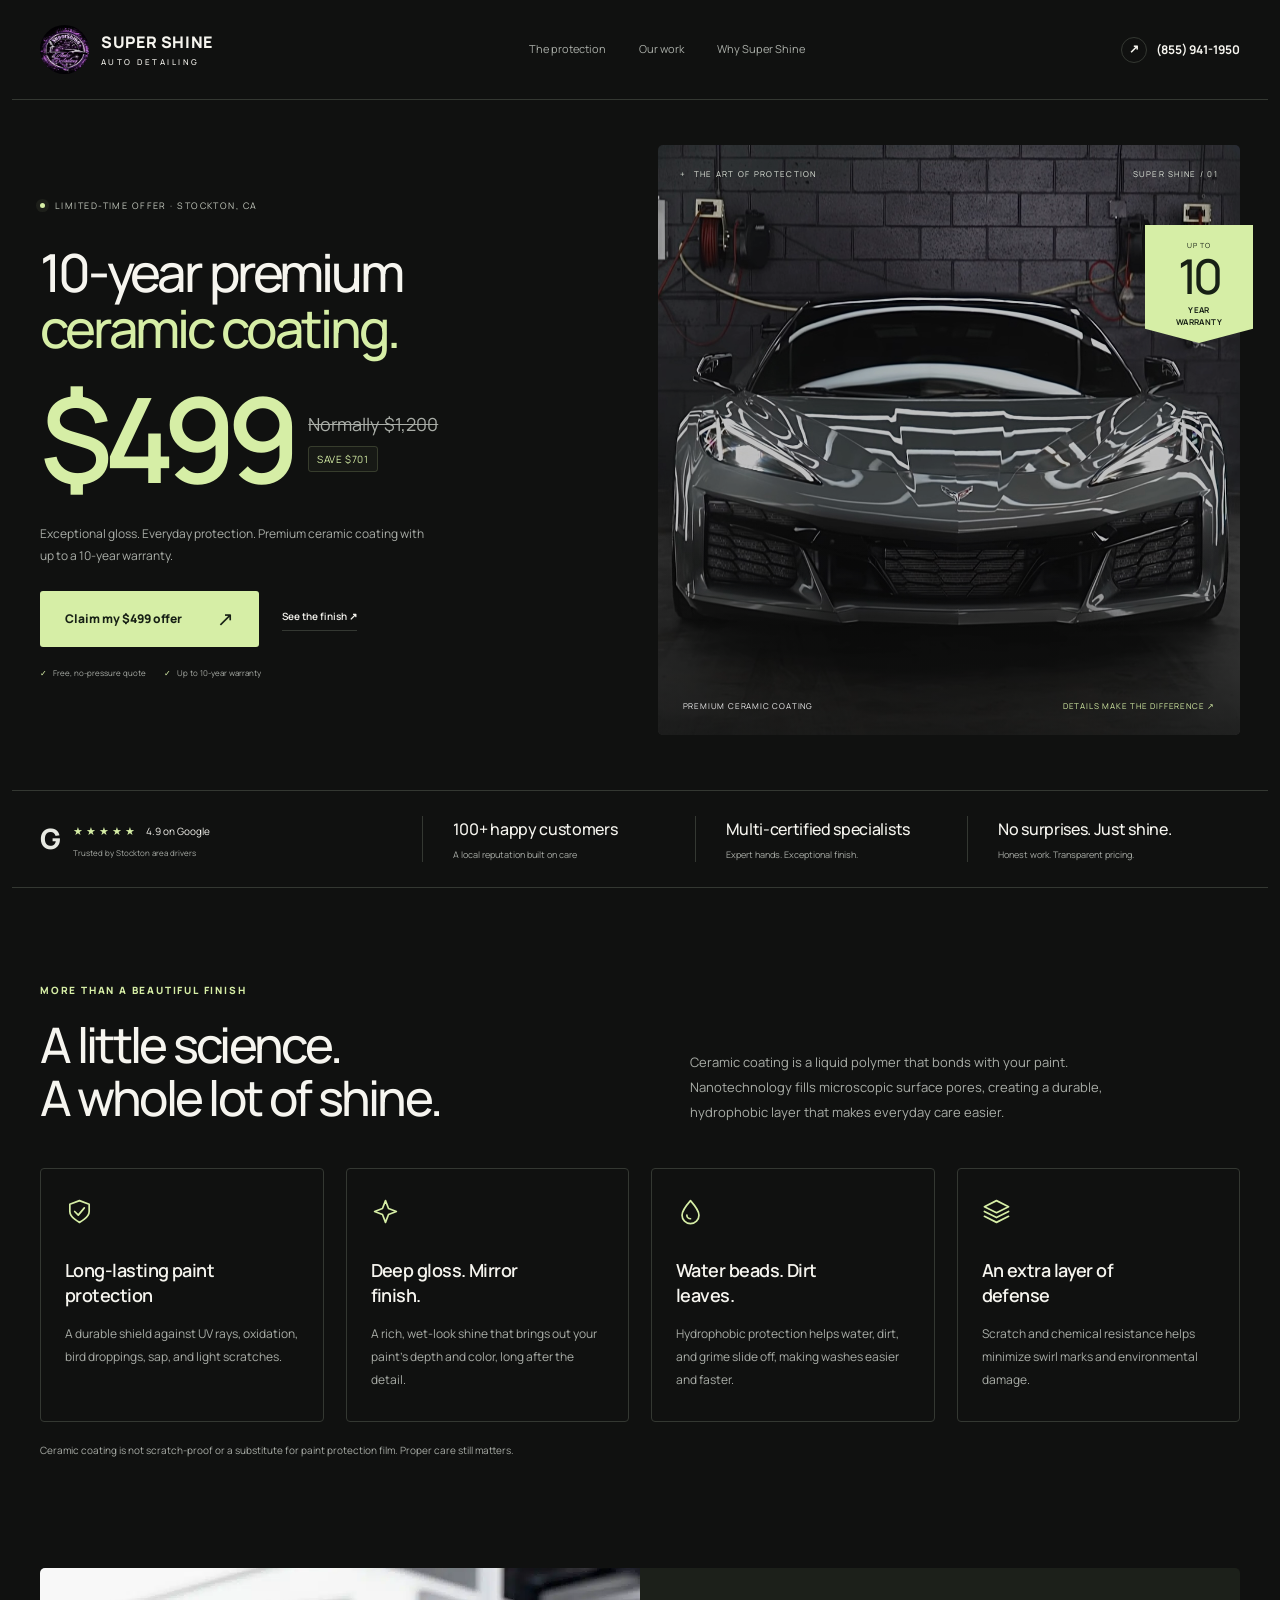
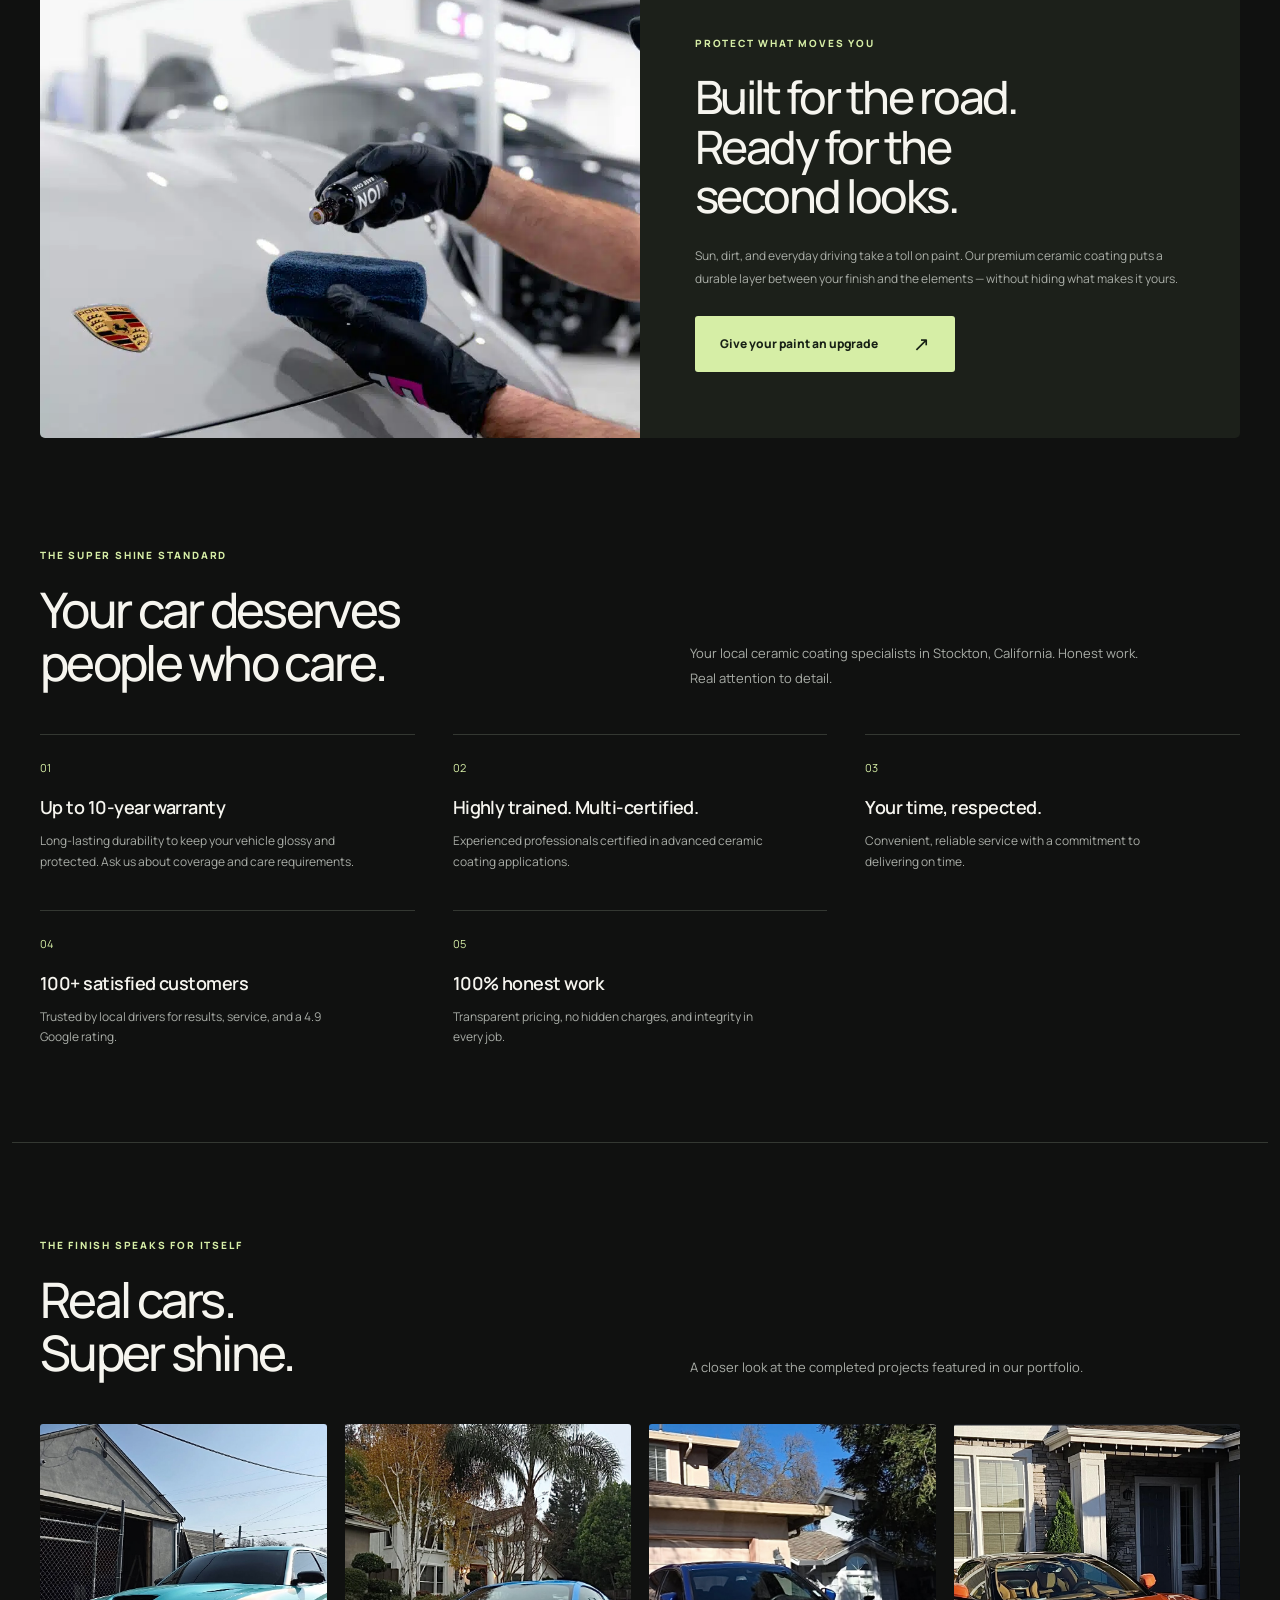
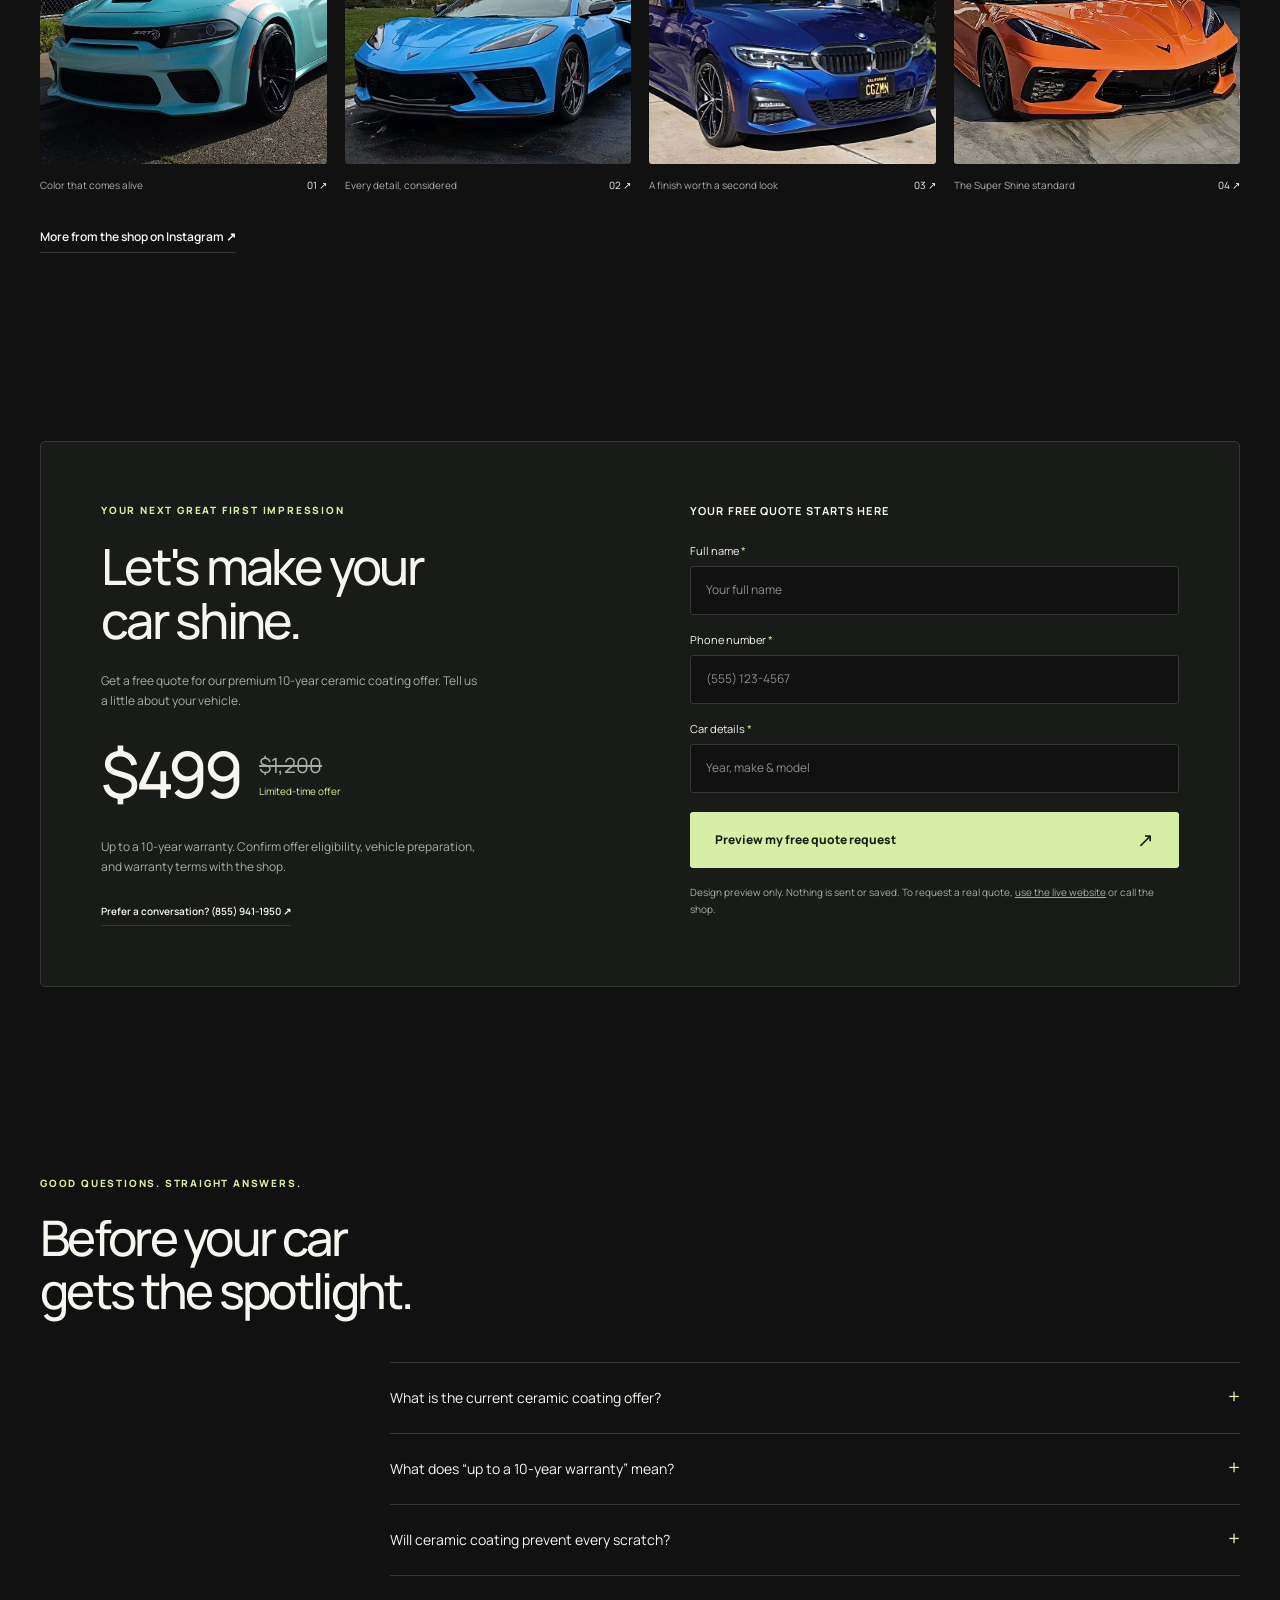
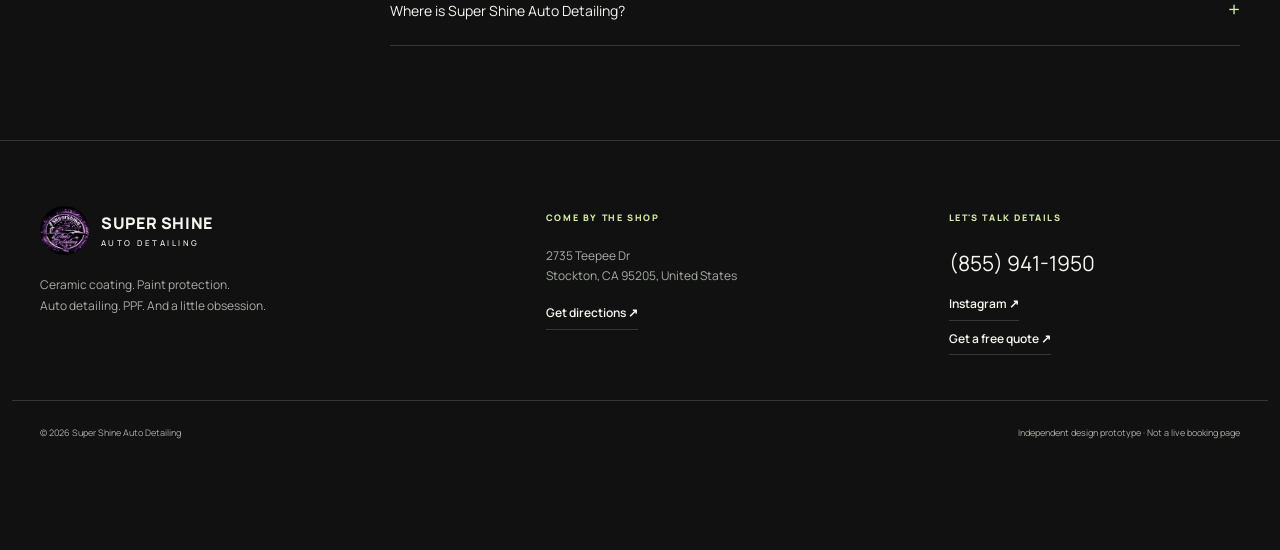
<file: index.html>
<!doctype html>
<!-- A–E remain design previews. F uses the live GHL quote form and thank-you.html. -->
<!-- Analytics snippets are also installed on thank-you.html; rebuild daylight.html after edits. -->
<html lang="en">
<head>
  <meta charset="UTF-8">
  <meta name="viewport" content="width=device-width, initial-scale=1">
  <meta name="description" content="Explore six Super Shine Auto Detailing ceramic coating landing page prototypes.">
  <meta name="robots" content="noindex, nofollow">
  <script data-daylight-redirect>
    // Preserve previously shared Variant F URLs; its canonical page is pre-rendered.
    if (new URLSearchParams(location.search).get('variant') === 'F') {
      location.replace(new URL(`daylight.html${location.search}${location.hash}`, location.href).href);
    }
  </script>
  <script>
    // Register before forms load; thank-you routing must not wait for page-building scripts.
    // GHL sends this only after success. The iframe sandbox prevents its separate top-level redirect.
    window.addEventListener('message', event => {
      if (event.origin !== 'https://api.leadconnectorhq.com' || !Array.isArray(event.data)) return;
      const frame = [...document.querySelectorAll('iframe.ghl-form-frame')].find(frame => event.source === frame.contentWindow);
      if (!frame) return;
      const [action, storageKey, frameId, locationId, fingerprint] = event.data;
      if (action !== 'set-sticky-contacts' || locationId !== '60EP3VXxgFgxW4TtU50H' ||
          frameId !== frame.id || storageKey !== `embedded_iframe_${frameId}` ||
          typeof fingerprint !== 'string' || !fingerprint) return;
      window.location.assign(new URL('thank-you.html', window.location.href).href);
    });
  </script>
  <title>Super Shine Auto Detailing | Ceramic Coating Prototypes</title>
  <!-- Google tag (gtag.js) -->
  <script async src="https://www.googletagmanager.com/gtag/js?id=G-7VB8N1E1C8"></script>
  <script>
    window.dataLayer = window.dataLayer || [];
    function gtag(){dataLayer.push(arguments);}
    gtag('js', new Date());
    gtag('config', 'G-7VB8N1E1C8');
  </script>

  <!-- Google Tag Manager -->
  <script>(function(w,d,s,l,i){w[l]=w[l]||[];w[l].push({'gtm.start':
  new Date().getTime(),event:'gtm.js'});var f=d.getElementsByTagName(s)[0],
  j=d.createElement(s),dl=l!='dataLayer'?'&l='+l:'';j.async=true;j.src=
  'https://www.googletagmanager.com/gtm.js?id='+i+dl;f.parentNode.insertBefore(j,f);
  })(window,document,'script','dataLayer','GTM-5P8P426J');</script>
  <!-- End Google Tag Manager -->
  <link rel="icon" href="assets/logo.webp">
  <link rel="preconnect" href="https://fonts.googleapis.com">
  <link rel="preconnect" href="https://fonts.gstatic.com" crossorigin>
  <link rel="preconnect" href="https://api.leadconnectorhq.com">
  <link rel="preconnect" href="https://stcdn.leadconnectorhq.com" crossorigin>
  <link rel="preconnect" href="https://link.msgsndr.com" crossorigin>
  <link href="https://fonts.googleapis.com/css2?family=Barlow+Condensed:wght@500;600;700;800&family=Cormorant+Garamond:ital,wght@0,400;0,500;0,600;1,400;1,500&family=Manrope:wght@400;500;600;700;800&display=swap" rel="stylesheet">
  <link rel="stylesheet" href="base.css?v=offer-3">
  <link rel="stylesheet" href="variant-b.css?v=offer-3">
  <link rel="stylesheet" href="variant-c.css?v=offer-3">
  <link rel="stylesheet" href="variant-d.css?v=offer-3">
  <link rel="stylesheet" href="variant-e.css?v=offer-3">
  <link rel="stylesheet" href="variant-f.css?v=daylight-11">
  <script src="shared.js?v=offer-3" defer></script>
  <script src="variant-b.js?v=offer-3" defer></script>
  <script src="variant-c.js?v=offer-3" defer></script>
  <script src="variant-d.js?v=offer-3" defer></script>
  <script src="variant-e.js?v=offer-3" defer></script>
  <script src="prototype.js?v=daylight-10" defer></script>
</head>
<body>
  <a class="skip-link" href="#main">Skip to content</a>
  <div id="app"></div>
  <dialog id="quote-dialog" class="quote-dialog" aria-labelledby="quote-dialog-title" aria-describedby="quote-dialog-description">
    <button class="dialog-close" type="button" aria-label="Close quote form">×</button>
    <div class="dialog-heading">
      <span class="eyebrow">YOUR FREE QUOTE STARTS HERE</span>
      <h2 id="quote-dialog-title">Claim your <span>$499</span> offer.</h2>
      <p id="quote-dialog-description">Premium 10-year ceramic coating. Normally <s>$1,200</s> — save $701. Up to a 10-year warranty; ask the shop for terms.</p>
    </div>
    <div class="dialog-form"></div>
  </dialog>
  <nav class="prototype-switcher" aria-label="Prototype designs">
    <button type="button" data-direction="-1" aria-label="Previous design">←</button>
    <div><span class="switcher-caption">DESIGN EXPLORATION</span><span id="variant-label" aria-live="polite"></span></div>
    <div class="variant-dots"><a href="./?variant=A" aria-label="Design A: Midnight Studio">01</a><a href="./?variant=B" aria-label="Design B: The Atelier">02</a><a href="./?variant=C" aria-label="Design C: Performance">03</a><a href="./?variant=D" aria-label="Design D: Purple Noir">04</a><a href="./?variant=E" aria-label="Design E: Silver Signature">05</a><a href="daylight.html?variant=F" aria-label="Design F: Daylight Studio">06</a></div>
    <button type="button" data-direction="1" aria-label="Next design">→</button>
  </nav>
  <noscript>These interactive prototypes need JavaScript. Visit <a href="https://supershinedetailing.automarktninja.com/ceramic-coating">Super Shine Auto Detailing</a> for the original offer.</noscript>
  <!-- Google Tag Manager (noscript) -->
  <noscript><iframe src="https://www.googletagmanager.com/ns.html?id=GTM-5P8P426J"
  height="0" width="0" style="display:none;visibility:hidden"></iframe></noscript>
  <!-- End Google Tag Manager (noscript) -->
</body>
</html>
</file>
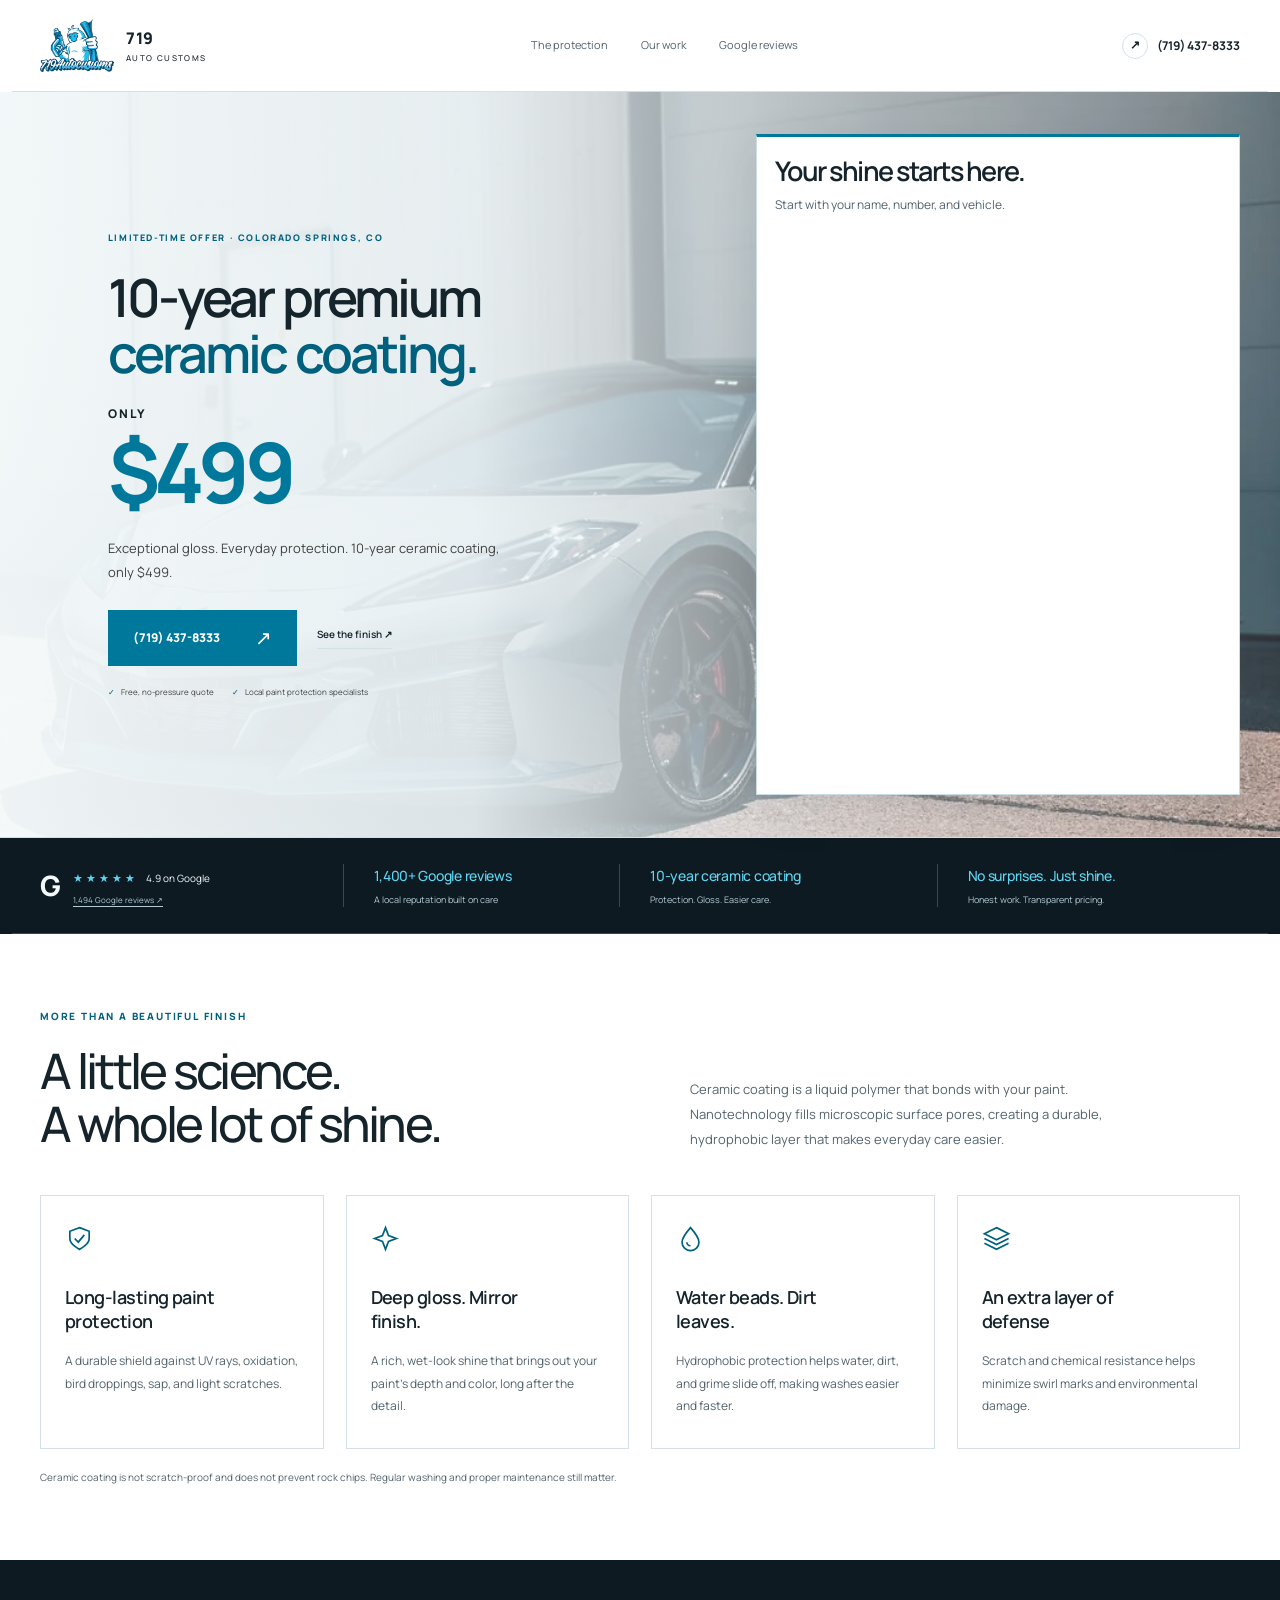
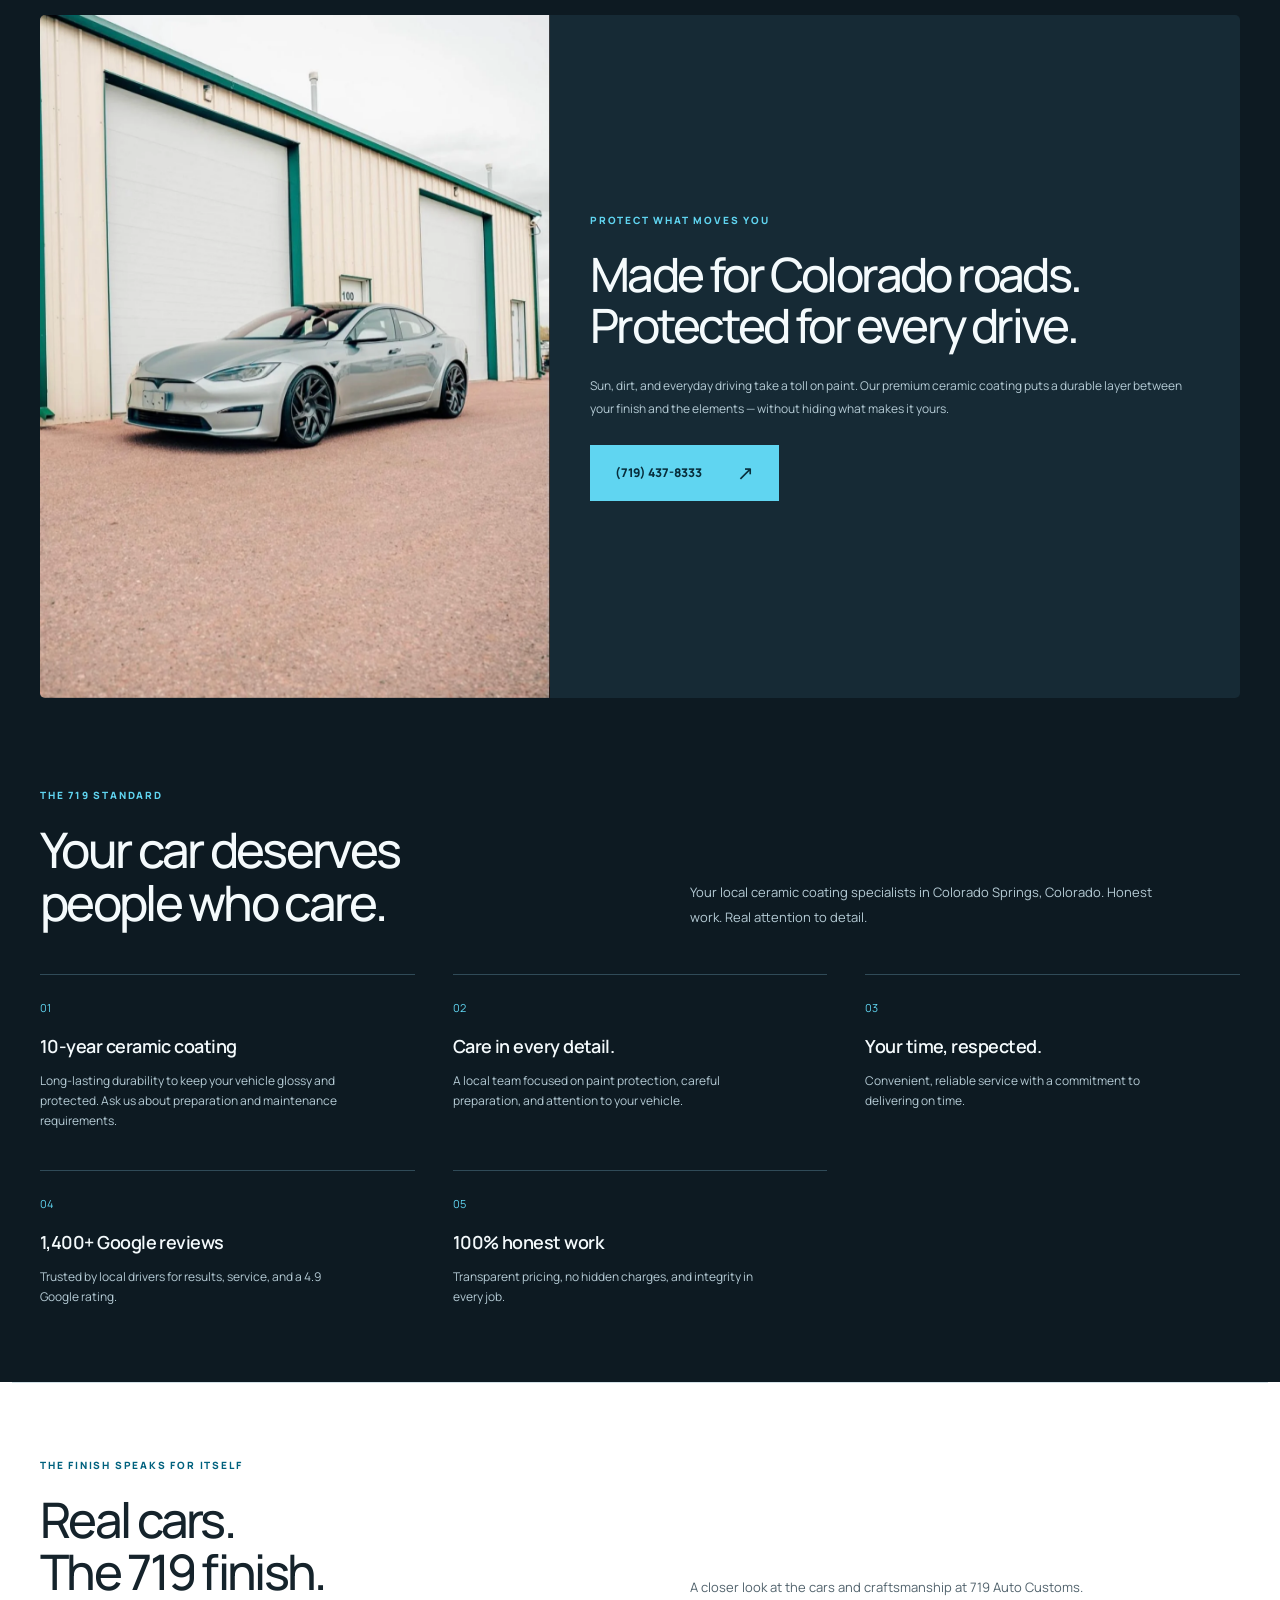
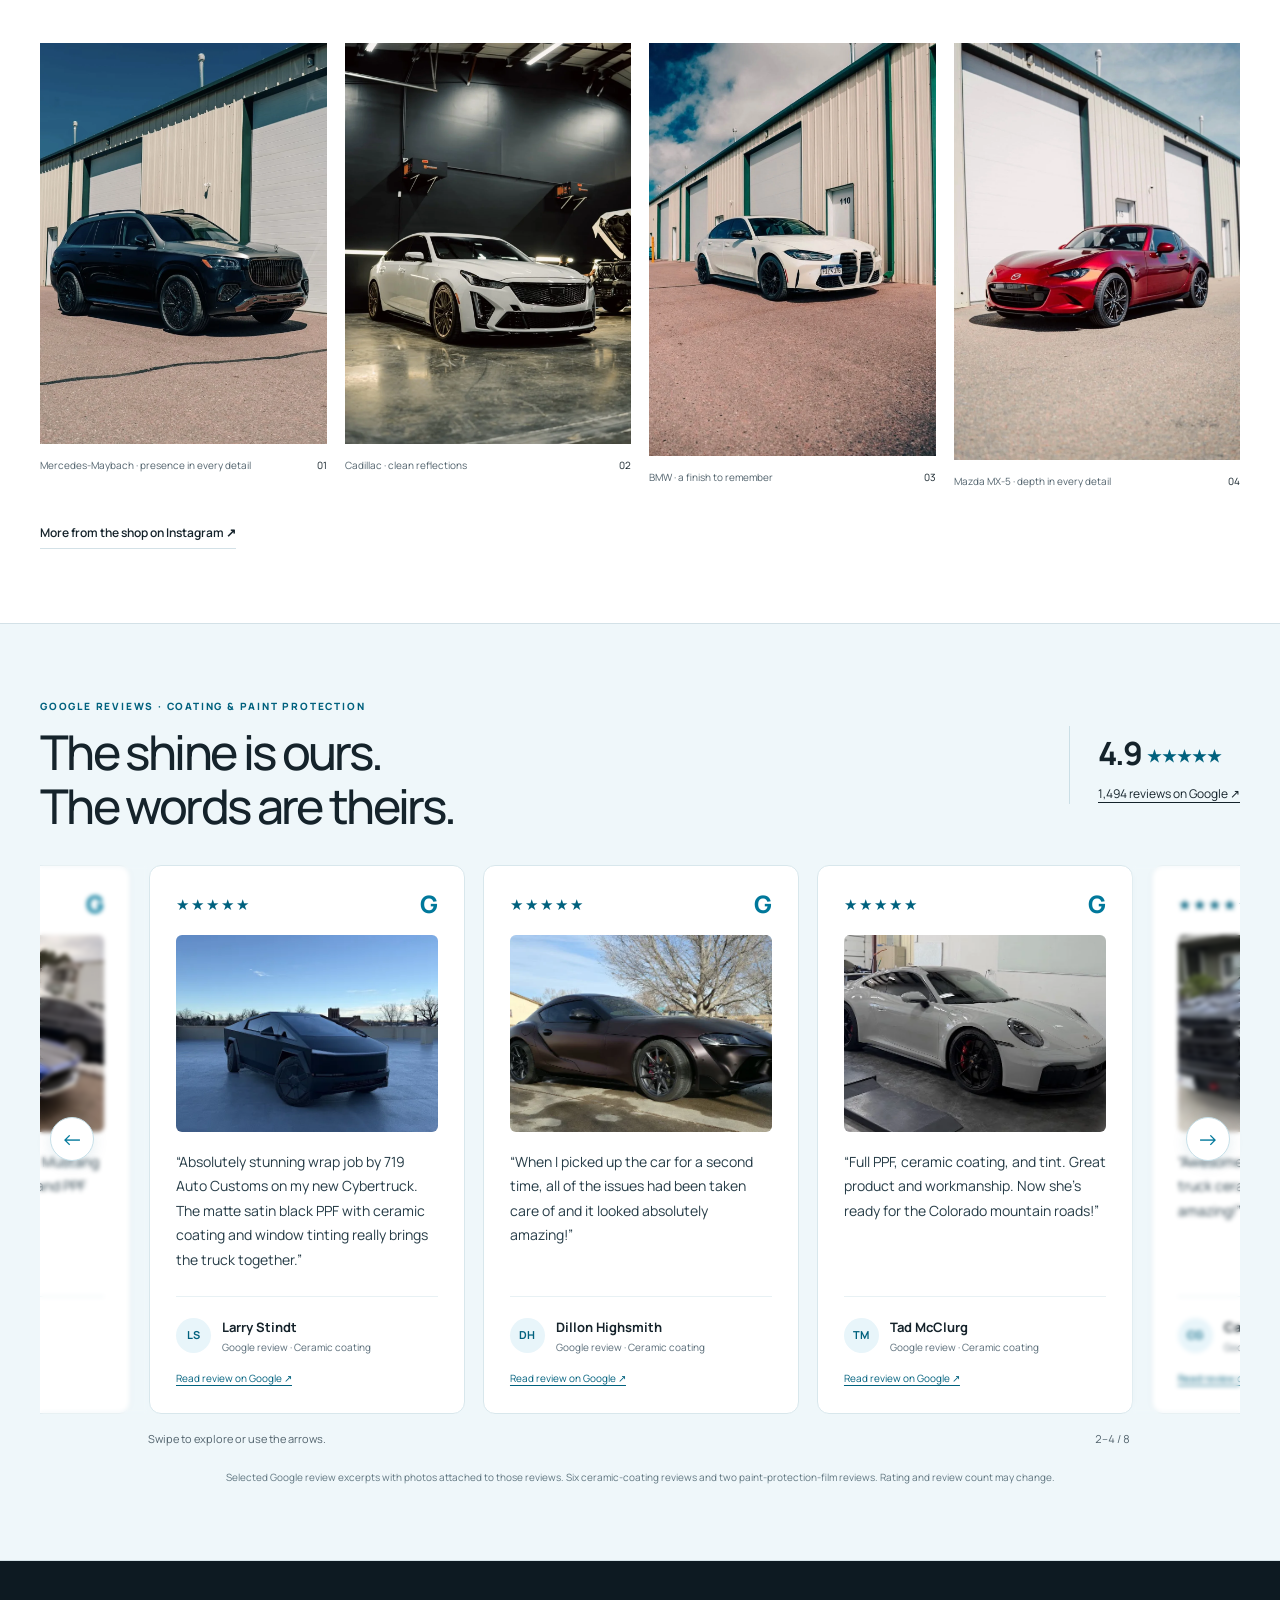
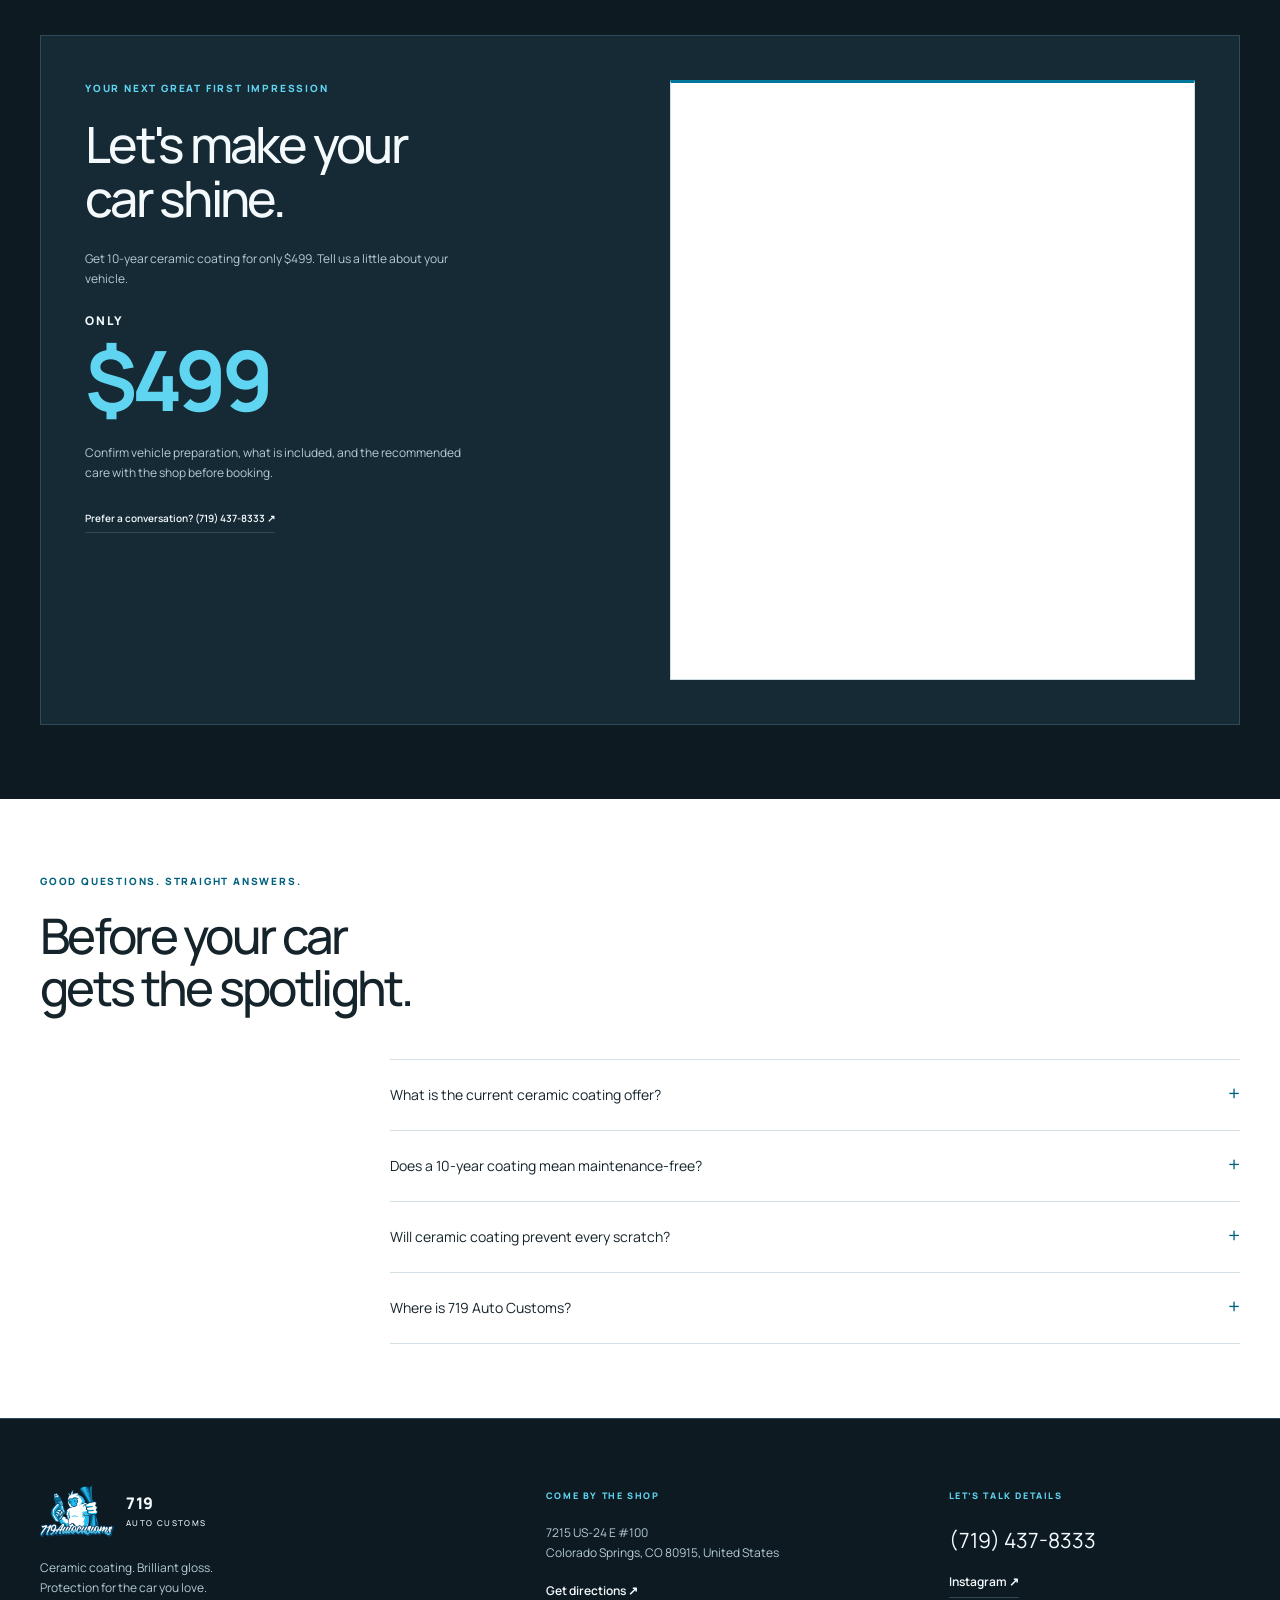
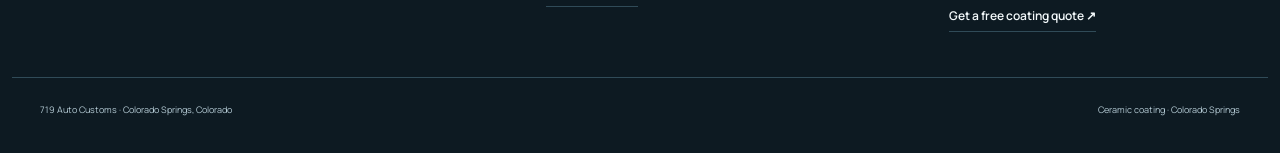
<file: 719-auto-customs/index.html>
<!doctype html>
<html lang="en">
<head>
  <meta charset="UTF-8">
  <!-- Google Tag Manager -->
  <script>(function(w,d,s,l,i){w[l]=w[l]||[];w[l].push({'gtm.start':
  new Date().getTime(),event:'gtm.js'});var f=d.getElementsByTagName(s)[0],
  j=d.createElement(s),dl=l!='dataLayer'?'&l='+l:'';j.async=true;j.src=
  'https://www.googletagmanager.com/gtm.js?id='+i+dl;f.parentNode.insertBefore(j,f);
  })(window,document,'script','dataLayer','GTM-WHZLPNRQ');</script>
  <!-- End Google Tag Manager -->
  <!-- Google tag (gtag.js) -->
  <script async src="https://www.googletagmanager.com/gtag/js?id=AW-11364267259"></script>
  <script>
  window.dataLayer = window.dataLayer || [];
  function gtag(){dataLayer.push(arguments);}
  gtag('js', new Date());
  gtag('config', 'AW-11364267259');
  </script>
  <meta name="viewport" content="width=device-width, initial-scale=1">
  <meta name="description" content="10-year ceramic coating for only $499 at 719 Auto Customs in Colorado Springs. Explore genuine Google reviews, our work, and paint protection benefits.">
  <meta name="robots" content="noindex, nofollow">
  <meta name="theme-color" content="#00789b">
  <title>$499 Ceramic Coating in Colorado Springs | 719 Auto Customs</title>
  <link rel="icon" href="assets/logo.png">
  <link rel="preconnect" href="https://fonts.googleapis.com">
  <link rel="preconnect" href="https://fonts.gstatic.com" crossorigin>
  <link href="https://fonts.googleapis.com/css2?family=Manrope:wght@400;500;600;700;800&display=swap" rel="stylesheet">
  <link rel="stylesheet" href="base.css">
  <link rel="stylesheet" href="variant-f.css">
  <link rel="stylesheet" href="brand.css">
  <link rel="stylesheet" href="review-variants.css">
  <script src="site.js" defer></script>
  <script src="review-variants.js" defer></script>
</head>
<body class="variant-f customs-page">
  <!-- Google Tag Manager (noscript) -->
  <noscript><iframe src="https://www.googletagmanager.com/ns.html?id=GTM-WHZLPNRQ"
  height="0" width="0" style="display:none;visibility:hidden"></iframe></noscript>
  <!-- End Google Tag Manager (noscript) -->
  <a class="skip-link" href="#main">Skip to content</a>
  <header class="site-header container">
    <a class="brand" href="#" aria-label="719 Auto Customs home">
      <img src="assets/logo.png" alt="" width="60" height="60">
      <span>719<small>AUTO CUSTOMS</small></span>
    </a>
    <nav class="desktop-nav" aria-label="Main navigation">
      <a href="#benefits">The protection</a><a href="#portfolio">Our work</a><a href="#reviews">Google reviews</a>
    </nav>
    <a class="header-call" href="tel:+17194378333"><span class="phone-symbol" aria-hidden="true">↗</span> (719) 437-8333</a>
  </header>

  <main id="main">
    <section class="daylight-hero" aria-labelledby="daylight-title">
      <img class="daylight-backdrop" src="assets/corvette.webp" alt="" width="1043" height="1460" fetchpriority="high">
      <div class="container daylight-grid">
        <div class="daylight-copy">
          <span class="eyebrow">LIMITED-TIME OFFER · COLORADO SPRINGS, CO</span>
          <h1 id="daylight-title">10-year premium<br><span>ceramic coating.</span></h1>
          <div class="daylight-offer discount-offer"><span>ONLY</span><strong>$499</strong></div>
          <p>Exceptional gloss. Everyday protection. 10-year ceramic coating, only $499.</p>
          <div class="hero-buttons"><a class="button" href="tel:+17194378333">(719) 437-8333 <span aria-hidden="true">↗</span></a><a class="text-link" href="#portfolio">See the finish <span aria-hidden="true">↗</span></a></div>
          <div class="hero-assurance"><span>Free, no-pressure quote</span><span>Local paint protection specialists</span></div>
        </div>
        <aside id="hero-quote" class="daylight-card" aria-labelledby="hero-quote-title" tabindex="-1">
          <h2 id="hero-quote-title">Your shine starts here.</h2>
          <p>Start with your name, number, and vehicle.</p>
          <iframe
            class="ghl-form-frame"
            loading="eager"
            src="https://api.leadconnectorhq.com/widget/form/oYZgIVmRdXh5I9xnMYt8"
            style="width:100%;height:100%;border:none;border-radius:3px"
            id="inline-oYZgIVmRdXh5I9xnMYt8"
            data-layout="{'id':'INLINE'}"
            data-trigger-type="alwaysShow"
            data-trigger-value=""
            data-activation-type="alwaysActivated"
            data-activation-value=""
            data-deactivation-type="neverDeactivate"
            data-deactivation-value=""
            data-form-name="Ceramic Coating ($499 - Google)"
            data-height="undefined"
            data-layout-iframe-id="inline-oYZgIVmRdXh5I9xnMYt8"
            data-form-id="oYZgIVmRdXh5I9xnMYt8"
            data-cookie-consent="true"
            data-cookie-consent-provider="auto"
            title="Ceramic Coating ($499 - Google)"
          ></iframe>
          <script src="https://link.msgsndr.com/js/form_embed.js"></script>
        </aside>
      </div>
    </section>

    <div class="daylight-dark">
      <div class="studio-trust container">
        <div class="google-rating"><span class="google-letter" aria-hidden="true">G</span><div><span class="stars" aria-hidden="true">★★★★★</span><b>4.9 on Google</b><small><a href="https://www.google.com/search?q=719autocustoms#lrd=0x8e5ed2feb8526881:0x164fdd4e4d2d1879,1,,,," target="_blank" rel="noopener noreferrer">1,494 Google reviews ↗</a></small></div></div>
        <div><strong>1,400+ Google reviews</strong><small>A local reputation built on care</small></div>
        <div><strong>10-year ceramic coating</strong><small>Protection. Gloss. Easier care.</small></div>
        <div><strong>No surprises. Just shine.</strong><small>Honest work. Transparent pricing.</small></div>
      </div>
    </div>

    <section id="benefits" class="section container" aria-labelledby="benefits-title">
      <div class="section-heading"><span class="eyebrow">MORE THAN A BEAUTIFUL FINISH</span><h2 id="benefits-title">A little science.<br>A whole lot of shine.</h2><p>Ceramic coating is a liquid polymer that bonds with your paint. Nanotechnology fills microscopic surface pores, creating a durable, hydrophobic layer that makes everyday care easier.</p></div>
      <div class="benefit-grid">
        <article class="benefit"><div class="benefit-icon"><svg viewBox="0 0 24 24" fill="none" stroke="currentColor" stroke-width="1.4" aria-hidden="true"><path d="m12 3 8 3v6c0 5-8 9-8 9s-8-4-8-9V6l8-3Z"/><path d="m8 12 3 3 5-6"/></svg></div><h3>Long-lasting paint protection</h3><p>A durable shield against UV rays, oxidation, bird droppings, sap, and light scratches.</p></article>
        <article class="benefit"><div class="benefit-icon"><svg viewBox="0 0 24 24" fill="none" stroke="currentColor" stroke-width="1.4" aria-hidden="true"><path d="m12 3 2.5 6.5L21 12l-6.5 2.5L12 21l-2.5-6.5L3 12l6.5-2.5L12 3Z"/></svg></div><h3>Deep gloss. Mirror finish.</h3><p>A rich, wet-look shine that brings out your paint’s depth and color, long after the detail.</p></article>
        <article class="benefit"><div class="benefit-icon"><svg viewBox="0 0 24 24" fill="none" stroke="currentColor" stroke-width="1.4" aria-hidden="true"><path d="M12 3S5 11 5 15a7 7 0 0 0 14 0c0-4-7-12-7-12Z"/><path d="M9 15a3 3 0 0 0 3 3"/></svg></div><h3>Water beads. Dirt leaves.</h3><p>Hydrophobic protection helps water, dirt, and grime slide off, making washes easier and faster.</p></article>
        <article class="benefit"><div class="benefit-icon"><svg viewBox="0 0 24 24" fill="none" stroke="currentColor" stroke-width="1.4" aria-hidden="true"><path d="m12 3 10 5-10 5L2 8l10-5Z"/><path d="m2 12 10 5 10-5M2 16l10 5 10-5"/></svg></div><h3>An extra layer of defense</h3><p>Scratch and chemical resistance helps minimize swirl marks and environmental damage.</p></article>
      </div>
      <p class="fine-print">Ceramic coating is not scratch-proof and does not prevent rock chips. Regular washing and proper maintenance still matter.</p>
    </section>

    <div class="daylight-dark daylight-story">
      <div class="container">
        <section class="studio-statement" aria-labelledby="story-title">
          <img src="assets/tesla.webp" alt="Silver Tesla outside the 719 Auto Customs shop" width="1170" height="1566" loading="lazy">
          <div><span class="eyebrow">PROTECT WHAT MOVES YOU</span><h2 id="story-title">Made for Colorado roads.<br>Protected for every drive.</h2><p>Sun, dirt, and everyday driving take a toll on paint. Our premium ceramic coating puts a durable layer between your finish and the elements — without hiding what makes it yours.</p><div class="hero-buttons"><a class="button" href="tel:+17194378333">(719) 437-8333 <span aria-hidden="true">↗</span></a></div></div>
        </section>
      </div>
      <section id="why" class="section container" aria-labelledby="why-title">
        <div class="section-heading"><span class="eyebrow">THE 719 STANDARD</span><h2 id="why-title">Your car deserves<br>people who care.</h2><p>Your local ceramic coating specialists in Colorado Springs, Colorado. Honest work. Real attention to detail.</p></div>
        <div class="why-grid">
          <article class="reason"><span class="reason-number">01</span><h3>10-year ceramic coating</h3><p>Long-lasting durability to keep your vehicle glossy and protected. Ask us about preparation and maintenance requirements.</p></article>
          <article class="reason"><span class="reason-number">02</span><h3>Care in every detail.</h3><p>A local team focused on paint protection, careful preparation, and attention to your vehicle.</p></article>
          <article class="reason"><span class="reason-number">03</span><h3>Your time, respected.</h3><p>Convenient, reliable service with a commitment to delivering on time.</p></article>
          <article class="reason"><span class="reason-number">04</span><h3>1,400+ Google reviews</h3><p>Trusted by local drivers for results, service, and a 4.9 Google rating.</p></article>
          <article class="reason"><span class="reason-number">05</span><h3>100% honest work</h3><p>Transparent pricing, no hidden charges, and integrity in every job.</p></article>
        </div>
      </section>
    </div>

    <section id="portfolio" class="section container" aria-labelledby="portfolio-title">
      <div class="section-heading"><span class="eyebrow">THE FINISH SPEAKS FOR ITSELF</span><h2 id="portfolio-title">Real cars.<br>The 719 finish.</h2><p>A closer look at the cars and craftsmanship at 719 Auto Customs.</p></div>
      <div class="portfolio-grid">
        <figure><img src="assets/maybach.webp" alt="Mercedes-Maybach SUV outside the 719 Auto Customs shop" loading="lazy" width="1103" height="1544"><figcaption><span>Mercedes-Maybach · presence in every detail</span><span>01</span></figcaption></figure>
        <figure><img src="assets/cadillac.webp" alt="White Cadillac reflecting the workshop lights" loading="lazy" width="1021" height="1429"><figcaption><span>Cadillac · clean reflections</span><span>02</span></figcaption></figure>
        <figure><img src="assets/bmw.webp" alt="White BMW outside the 719 Auto Customs shop" loading="lazy" width="1112" height="1600"><figcaption><span>BMW · a finish to remember</span><span>03</span></figcaption></figure>
        <figure><img src="assets/mazda.webp" alt="Red Mazda MX-5 outside the 719 Auto Customs shop" loading="lazy" width="1101" height="1600"><figcaption><span>Mazda MX-5 · depth in every detail</span><span>04</span></figcaption></figure>
      </div>
      <a class="text-link" href="https://www.instagram.com/719autocustoms/" target="_blank" rel="noopener noreferrer">More from the shop on Instagram <span aria-hidden="true">↗</span></a>
    </section>

    <section id="reviews" class="reviews-section review-version-cards" aria-labelledby="reviews-title">
      <div class="section container">
        <div class="section-heading"><span class="eyebrow">GOOGLE REVIEWS · COATING &amp; PAINT PROTECTION</span><h2 id="reviews-title">The shine is ours.<br>The words are theirs.</h2><div class="review-summary"><strong>4.9 <span class="stars" aria-hidden="true">★★★★★</span></strong><a href="https://www.google.com/search?q=719autocustoms#lrd=0x8e5ed2feb8526881:0x164fdd4e4d2d1879,1,,,," target="_blank" rel="noopener noreferrer">1,494 reviews on Google ↗</a></div></div>
        <div class="review-carousel">
          <div id="review-track" class="review-track" role="region" aria-label="Coating and paint protection customer reviews" aria-describedby="reviews-help" tabindex="0">
            <article class="review-card" aria-label="Review 1 of 8">
              <div class="review-top"><span class="stars" aria-label="5 out of 5 stars">★★★★★</span><span class="google-letter" aria-hidden="true">G</span></div>
              <img class="review-photo" src="assets/review-josh-wilson.webp" alt="Blue 1969 Mustang photographed by Josh Wilson" width="600" height="800" loading="lazy" decoding="async">
              <blockquote>“My dad and I brought our 1969 Mustang in to have full ceramic coating and PPF done. Derek and his team were absolutely incredible!”</blockquote>
              <div class="review-author"><span class="avatar" aria-hidden="true">JW</span><div><strong>Josh Wilson</strong><small>Google review · Ceramic coating</small></div></div>
              <a class="review-source" href="https://www.google.com/maps/reviews/data=!4m8!14m7!1m6!2m5!1sCi9DQUlRQUNvZENodHljRjlvT2xWVFVIVkZORXhJWVdGWFVVNDJaVzFUWkU1MVJtYxAB!2m1!1s0x0:0x164fdd4e4d2d1879!3m1!1s2@1:CAIQACodChtycF9oOlVTUHVFNExIYWFXUU42ZW1TZE51Rmc%7C%7C?hl=en-GB" target="_blank" rel="noopener noreferrer">Read review on Google ↗</a>
            </article>
            <article class="review-card" aria-label="Review 2 of 8">
              <div class="review-top"><span class="stars" aria-label="5 out of 5 stars">★★★★★</span><span class="google-letter" aria-hidden="true">G</span></div>
              <img class="review-photo" src="assets/review-larry-stindt.webp" alt="Black Cybertruck photographed by Larry Stindt" width="600" height="800" loading="lazy" decoding="async">
              <blockquote>“Absolutely stunning wrap job by 719 Auto Customs on my new Cybertruck. The matte satin black PPF with ceramic coating and window tinting really brings the truck together.”</blockquote>
              <div class="review-author"><span class="avatar" aria-hidden="true">LS</span><div><strong>Larry Stindt</strong><small>Google review · Ceramic coating</small></div></div>
              <a class="review-source" href="https://www.google.com/maps/reviews/data=!4m8!14m7!1m6!2m5!1sChdDSUhNMG9nS0VJQ0FnSUQzaDRLaW53RRAB!2m1!1s0x0:0x164fdd4e4d2d1879!3m1!1s2@1:CIHM0ogKEICAgID3h4KinwE%7C%7C?hl=en-GB" target="_blank" rel="noopener noreferrer">Read review on Google ↗</a>
            </article>
            <article class="review-card" aria-label="Review 3 of 8">
              <div class="review-top"><span class="stars" aria-label="5 out of 5 stars">★★★★★</span><span class="google-letter" aria-hidden="true">G</span></div>
              <img class="review-photo" src="assets/review-dillon-highsmith.webp" alt="Toyota Supra photographed by Dillon Highsmith" width="800" height="465" loading="lazy" decoding="async">
              <blockquote>“When I picked up the car for a second time, all of the issues had been taken care of and it looked absolutely amazing!”</blockquote>
              <div class="review-author"><span class="avatar" aria-hidden="true">DH</span><div><strong>Dillon Highsmith</strong><small>Google review · Ceramic coating</small></div></div>
              <a class="review-source" href="https://www.google.com/maps/reviews/data=!4m8!14m7!1m6!2m5!1sCi9DQUlRQUNvZENodHljRjlvT25OS1gyRTVhMlJOU1c4MmRtbHNaV1UwV0dSbk5YYxAB!2m1!1s0x0:0x164fdd4e4d2d1879!3m1!1s2@1:CAIQACodChtycF9oOnNKX2E5a2RNSW82dmlsZWU0WGRnNXc%7C%7C?hl=en-GB" target="_blank" rel="noopener noreferrer">Read review on Google ↗</a>
            </article>
            <article class="review-card" aria-label="Review 4 of 8">
              <div class="review-top"><span class="stars" aria-label="5 out of 5 stars">★★★★★</span><span class="google-letter" aria-hidden="true">G</span></div>
              <img class="review-photo" src="assets/review-tad-mcclurg.webp" alt="Porsche photographed by Tad McClurg" width="800" height="445" loading="lazy" decoding="async">
              <blockquote>“Full PPF, ceramic coating, and tint. Great product and workmanship. Now she's ready for the Colorado mountain roads!”</blockquote>
              <div class="review-author"><span class="avatar" aria-hidden="true">TM</span><div><strong>Tad McClurg</strong><small>Google review · Ceramic coating</small></div></div>
              <a class="review-source" href="https://www.google.com/maps/reviews/data=!4m8!14m7!1m6!2m5!1sCi9DQUlRQUNvZENodHljRjlvT2t4RVoyNXJWRGd6UkhwbVZsZERXbk13TURGclowRRAB!2m1!1s0x0:0x164fdd4e4d2d1879!3m1!1s2@1:CAIQACodChtycF9oOkxEZ25rVDgzRHpmVldDWnMwMDFrZ0E%7C%7C?hl=en-GB" target="_blank" rel="noopener noreferrer">Read review on Google ↗</a>
            </article>
            <article class="review-card" aria-label="Review 5 of 8">
              <div class="review-top"><span class="stars" aria-label="5 out of 5 stars">★★★★★</span><span class="google-letter" aria-hidden="true">G</span></div>
              <img class="review-photo" src="assets/review-carlos-galvan.webp" alt="Black Chevrolet truck photographed by Carlos Galvan" width="600" height="800" loading="lazy" decoding="async">
              <blockquote>“Awesome work! Highly suggest! I got my truck ceramic coating and it looks amazing!”</blockquote>
              <div class="review-author"><span class="avatar" aria-hidden="true">CG</span><div><strong>Carlos Galvan</strong><small>Google review · Ceramic coating</small></div></div>
              <a class="review-source" href="https://www.google.com/maps/reviews/data=!4m8!14m7!1m6!2m5!1sChZDSUhNMG9nS0VQRzk4SnVkeHRfWUh3EAE!2m1!1s0x0:0x164fdd4e4d2d1879!3m1!1s2@1:CIHM0ogKEPG98Judxt_YHw%7C%7C?hl=en-GB" target="_blank" rel="noopener noreferrer">Read review on Google ↗</a>
            </article>
            <article class="review-card" aria-label="Review 6 of 8">
              <div class="review-top"><span class="stars" aria-label="5 out of 5 stars">★★★★★</span><span class="google-letter" aria-hidden="true">G</span></div>
              <img class="review-photo" src="assets/review-anthony-chavez.webp" alt="Silver Ram truck photographed by Anthony Chavez" width="800" height="600" loading="lazy" decoding="async">
              <blockquote>“Took advantage of the ceramic coating deal. Great customer service and professional!!!!! I’ll be back!”</blockquote>
              <div class="review-author"><span class="avatar" aria-hidden="true">AC</span><div><strong>Anthony Chavez</strong><small>Google review · Ceramic coating</small></div></div>
              <a class="review-source" href="https://www.google.com/maps/reviews/data=!4m8!14m7!1m6!2m5!1sCi9DQUlRQUNvZENodHljRjlvT2toUk5HdE9NbmgzYTFsWVFVTlZPR2N6VXpnNFQxRRAB!2m1!1s0x0:0x164fdd4e4d2d1879!3m1!1s2@1:CAIQACodChtycF9oOkhRNGtOMnh3a1lYQUNVOGczUzg4T1E%7C%7C?hl=en-GB" target="_blank" rel="noopener noreferrer">Read review on Google ↗</a>
            </article>
            <article class="review-card" aria-label="Review 7 of 8">
              <div class="review-top"><span class="stars" aria-label="5 out of 5 stars">★★★★★</span><span class="google-letter" aria-hidden="true">G</span></div>
              <img class="review-photo" src="assets/review-bkmata.webp" alt="Porsche photographed by BKMATA" width="800" height="600" loading="lazy" decoding="async">
              <blockquote>“Outstanding work by 719 Customs on my PPF wrap. The quality and attention to detail are top-notch, and the car looks flawless.”</blockquote>
              <div class="review-author"><span class="avatar" aria-hidden="true">BK</span><div><strong>BKMATA</strong><small>Google review · Paint protection film</small></div></div>
              <a class="review-source" href="https://www.google.com/maps/reviews/data=!4m8!14m7!1m6!2m5!1sCi9DQUlRQUNvZENodHljRjlvT2sxMGVFMVJiVFI1ZERKaVltRlliWFpqZVhCSFpXYxAB!2m1!1s0x0:0x164fdd4e4d2d1879!3m1!1s2@1:CAIQACodChtycF9oOk10eE1RbTR5dDJiYmFYbXZjeXBHZWc%7C%7C?hl=en-GB" target="_blank" rel="noopener noreferrer">Read review on Google ↗</a>
            </article>
            <article class="review-card" aria-label="Review 8 of 8">
              <div class="review-top"><span class="stars" aria-label="5 out of 5 stars">★★★★★</span><span class="google-letter" aria-hidden="true">G</span></div>
              <img class="review-photo" src="assets/review-mitchell-mondragon.webp" alt="Subaru photographed by Mitchell Mondragon" width="800" height="600" loading="lazy" decoding="async">
              <blockquote>“Got a full ppf wrap with a crazy inverted panda trueno idea. I was shown every step what what the process was going to happen.”</blockquote>
              <div class="review-author"><span class="avatar" aria-hidden="true">MM</span><div><strong>Mitchell Mondragon</strong><small>Google review · Paint protection film</small></div></div>
              <a class="review-source" href="https://www.google.com/maps/reviews/data=!4m8!14m7!1m6!2m5!1sCi9DQUlRQUNvZENodHljRjlvT25KU01IbDJRemhSWlhKRU9GbGxkWEpHV0c1WFNuYxAB!2m1!1s0x0:0x164fdd4e4d2d1879!3m1!1s2@1:CAIQACodChtycF9oOnJSMHl2QzhRZXJEOFlldXJGWG5XSnc%7C%7C?hl=en-GB" target="_blank" rel="noopener noreferrer">Read review on Google ↗</a>
            </article>
          </div>
          <div class="reviews-toolbar"><p id="reviews-help">Swipe to explore or use the arrows.</p><div class="review-controls" hidden><button type="button" data-review-step="-1" aria-label="Previous review" aria-controls="review-track">←</button><output class="review-position" aria-live="polite" aria-atomic="true">1 / 8</output><button type="button" data-review-step="1" aria-label="Next review" aria-controls="review-track">→</button></div></div>
        </div>
        <p class="fine-print">Selected Google review excerpts with photos attached to those reviews. Six ceramic-coating reviews and two paint-protection-film reviews. Rating and review count may change.</p>
      </div>
    </section>

    <div class="daylight-dark">
      <section id="quote" class="section container" aria-labelledby="quote-title">
        <div class="quote-layout">
          <div class="quote-copy"><span class="eyebrow">YOUR NEXT GREAT FIRST IMPRESSION</span><h2 id="quote-title">Let's make your<br>car shine.</h2><p>Get 10-year ceramic coating for only $499. Tell us a little about your vehicle.</p><div class="discount-offer"><span>ONLY</span><strong>$499</strong></div><p>Confirm vehicle preparation, what is included, and the recommended care with the shop before booking.</p><a class="text-link" href="tel:+17194378333">Prefer a conversation? (719) 437-8333 ↗</a></div>
          <div class="ghl-quote">
            <iframe
              class="ghl-form-frame"
              loading="eager"
              src="https://api.leadconnectorhq.com/widget/form/oYZgIVmRdXh5I9xnMYt8"
              style="width:100%;height:100%;border:none;border-radius:3px"
              id="inline-oYZgIVmRdXh5I9xnMYt8-footer"
              data-layout="{'id':'INLINE'}"
              data-trigger-type="alwaysShow"
              data-trigger-value=""
              data-activation-type="alwaysActivated"
              data-activation-value=""
              data-deactivation-type="neverDeactivate"
              data-deactivation-value=""
              data-form-name="Ceramic Coating ($499 - Google)"
              data-height="undefined"
              data-layout-iframe-id="inline-oYZgIVmRdXh5I9xnMYt8-footer"
              data-form-id="oYZgIVmRdXh5I9xnMYt8"
              data-cookie-consent="true"
              data-cookie-consent-provider="auto"
              title="Ceramic Coating ($499 - Google)"
            ></iframe>
          </div>
        </div>
      </section>
    </div>

    <section id="faq" class="section container" aria-labelledby="faq-title">
      <div class="section-heading"><span class="eyebrow">GOOD QUESTIONS. STRAIGHT ANSWERS.</span><h2 id="faq-title">Before your car<br>gets the spotlight.</h2></div>
      <div class="faq-list">
        <details><summary>What is the current ceramic coating offer?</summary><p>10-Year Ceramic Coating only for $499. Contact 719 Auto Customs to discuss your vehicle, preparation needs, and what is included before booking.</p></details>
        <details><summary>Does a 10-year coating mean maintenance-free?</summary><p>No. Regular washing and proper maintenance still matter. Ask 719 Auto Customs about the coating’s care schedule and any warranty terms before booking.</p></details>
        <details><summary>Will ceramic coating prevent every scratch?</summary><p>No. It helps resist light scratches, swirl marks, chemicals, and environmental contamination, but it is not scratch-proof. Proper care still matters.</p></details>
        <details><summary>Where is 719 Auto Customs?</summary><p>Visit us at 7215 US-24 E #100, Colorado Springs, CO 80915, United States. Call <a href="tel:+17194378333">(719) 437-8333</a> to discuss your vehicle.</p></details>
      </div>
    </section>
  </main>

  <footer class="site-footer">
    <div class="container footer-grid">
      <div><a class="brand" href="#"><img src="assets/logo.png" alt="719 Auto Customs logo" width="60" height="60"><span>719<small>AUTO CUSTOMS</small></span></a><p>Ceramic coating. Brilliant gloss.<br>Protection for the car you love.</p></div>
      <div><span class="eyebrow">COME BY THE SHOP</span><address>7215 US-24 E #100<br>Colorado Springs, CO 80915, United States</address><a class="text-link" href="https://www.google.com/maps/dir/?api=1&amp;destination=719+Auto+Customs%2C+7215+US-24+%23100%2C+Colorado+Springs%2C+CO+80915" target="_blank" rel="noopener noreferrer">Get directions ↗</a></div>
      <div><span class="eyebrow">LET’S TALK DETAILS</span><a class="footer-phone" href="tel:+17194378333">(719) 437-8333</a><a class="text-link" href="https://www.instagram.com/719autocustoms/" target="_blank" rel="noopener noreferrer">Instagram ↗</a><a class="text-link" href="#hero-quote">Get a free coating quote ↗</a></div>
    </div>
    <div class="container footer-bottom"><span>719 Auto Customs · Colorado Springs, Colorado</span><span>Ceramic coating · Colorado Springs</span></div>
  </footer>
</body>
</html>
</file>
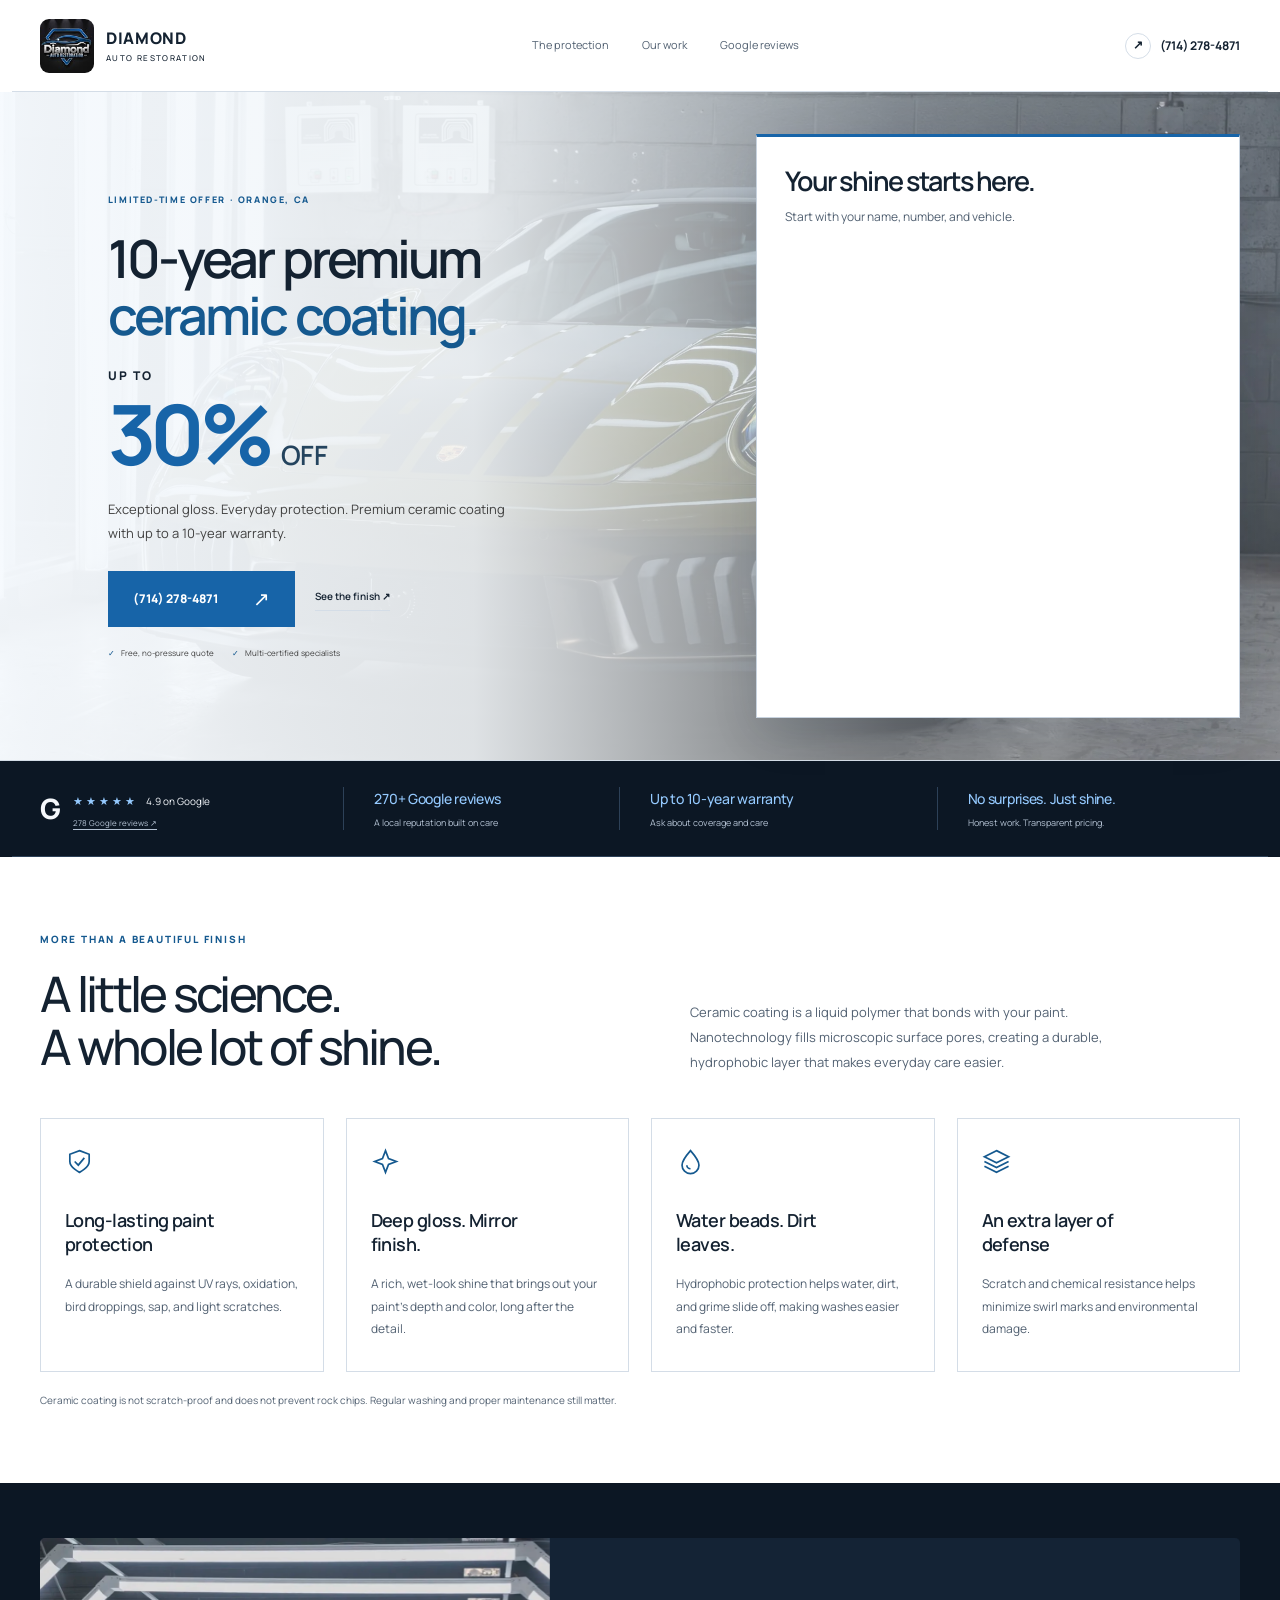
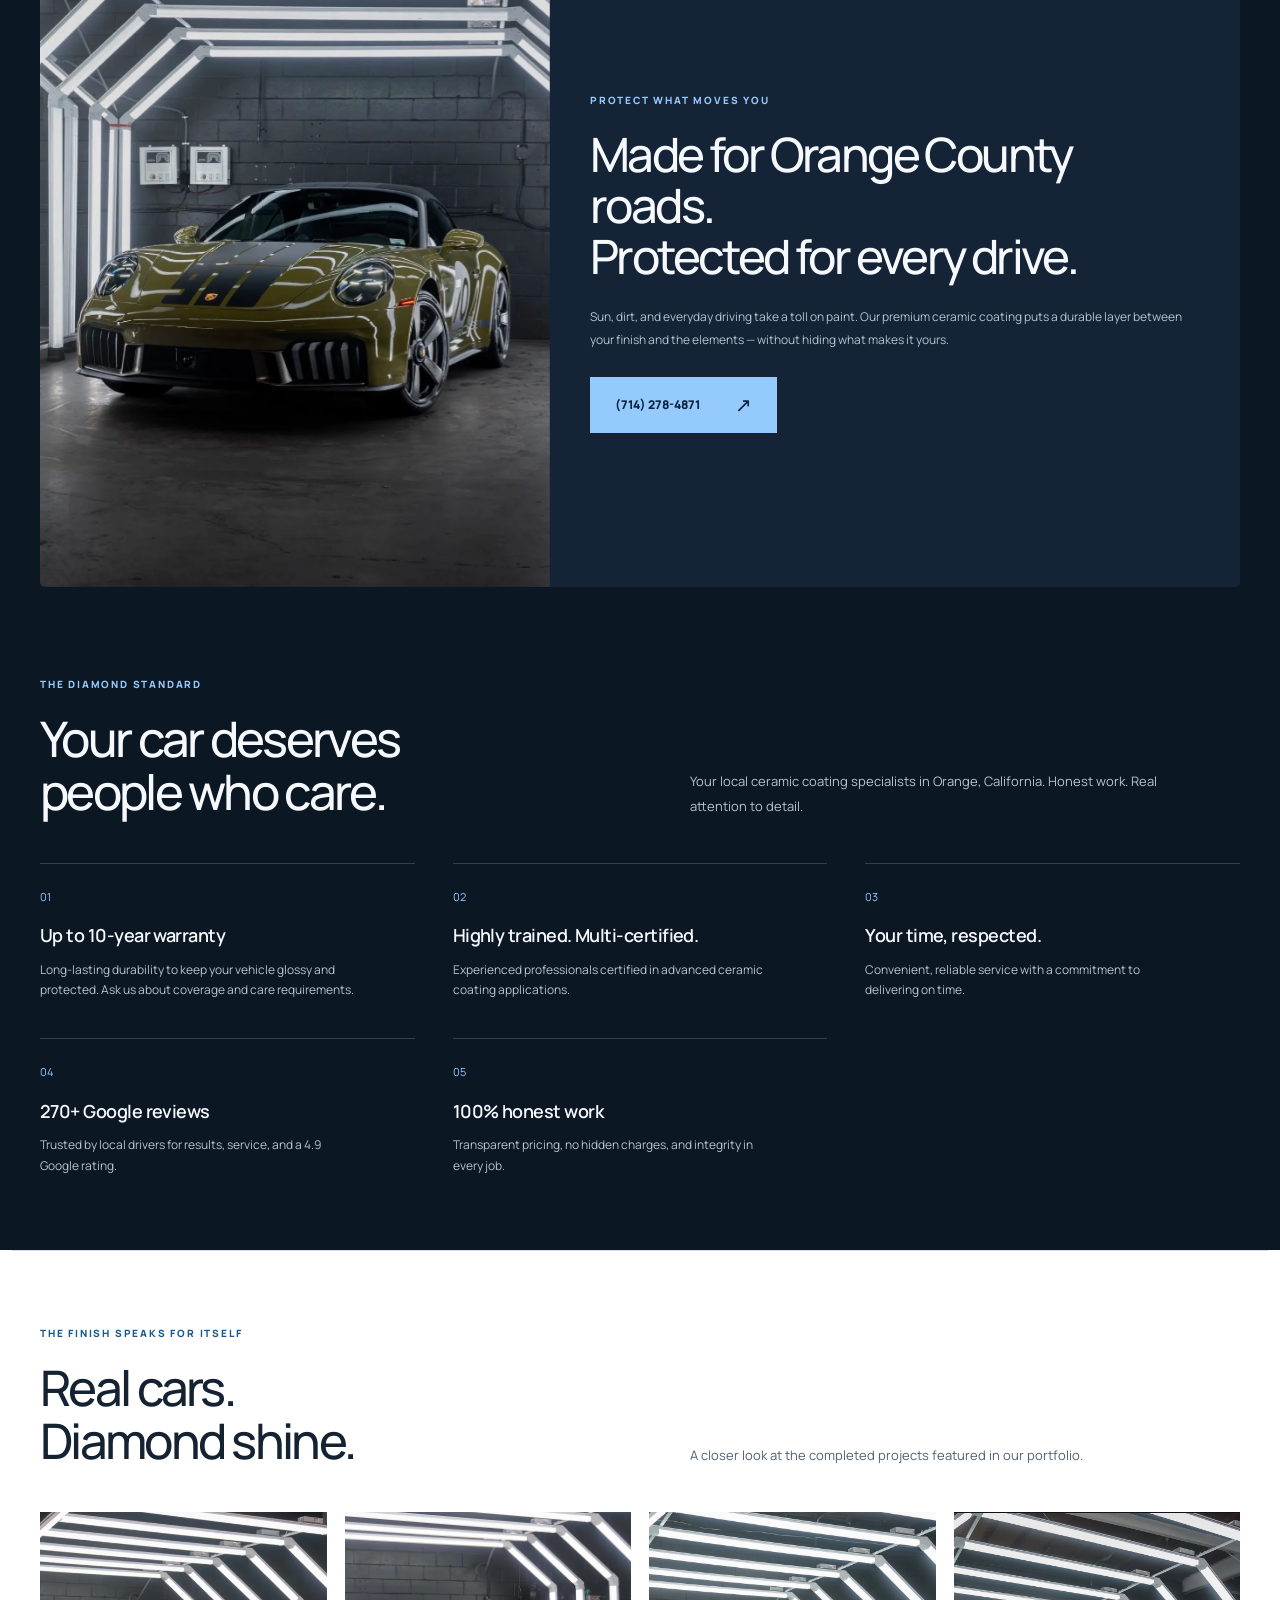
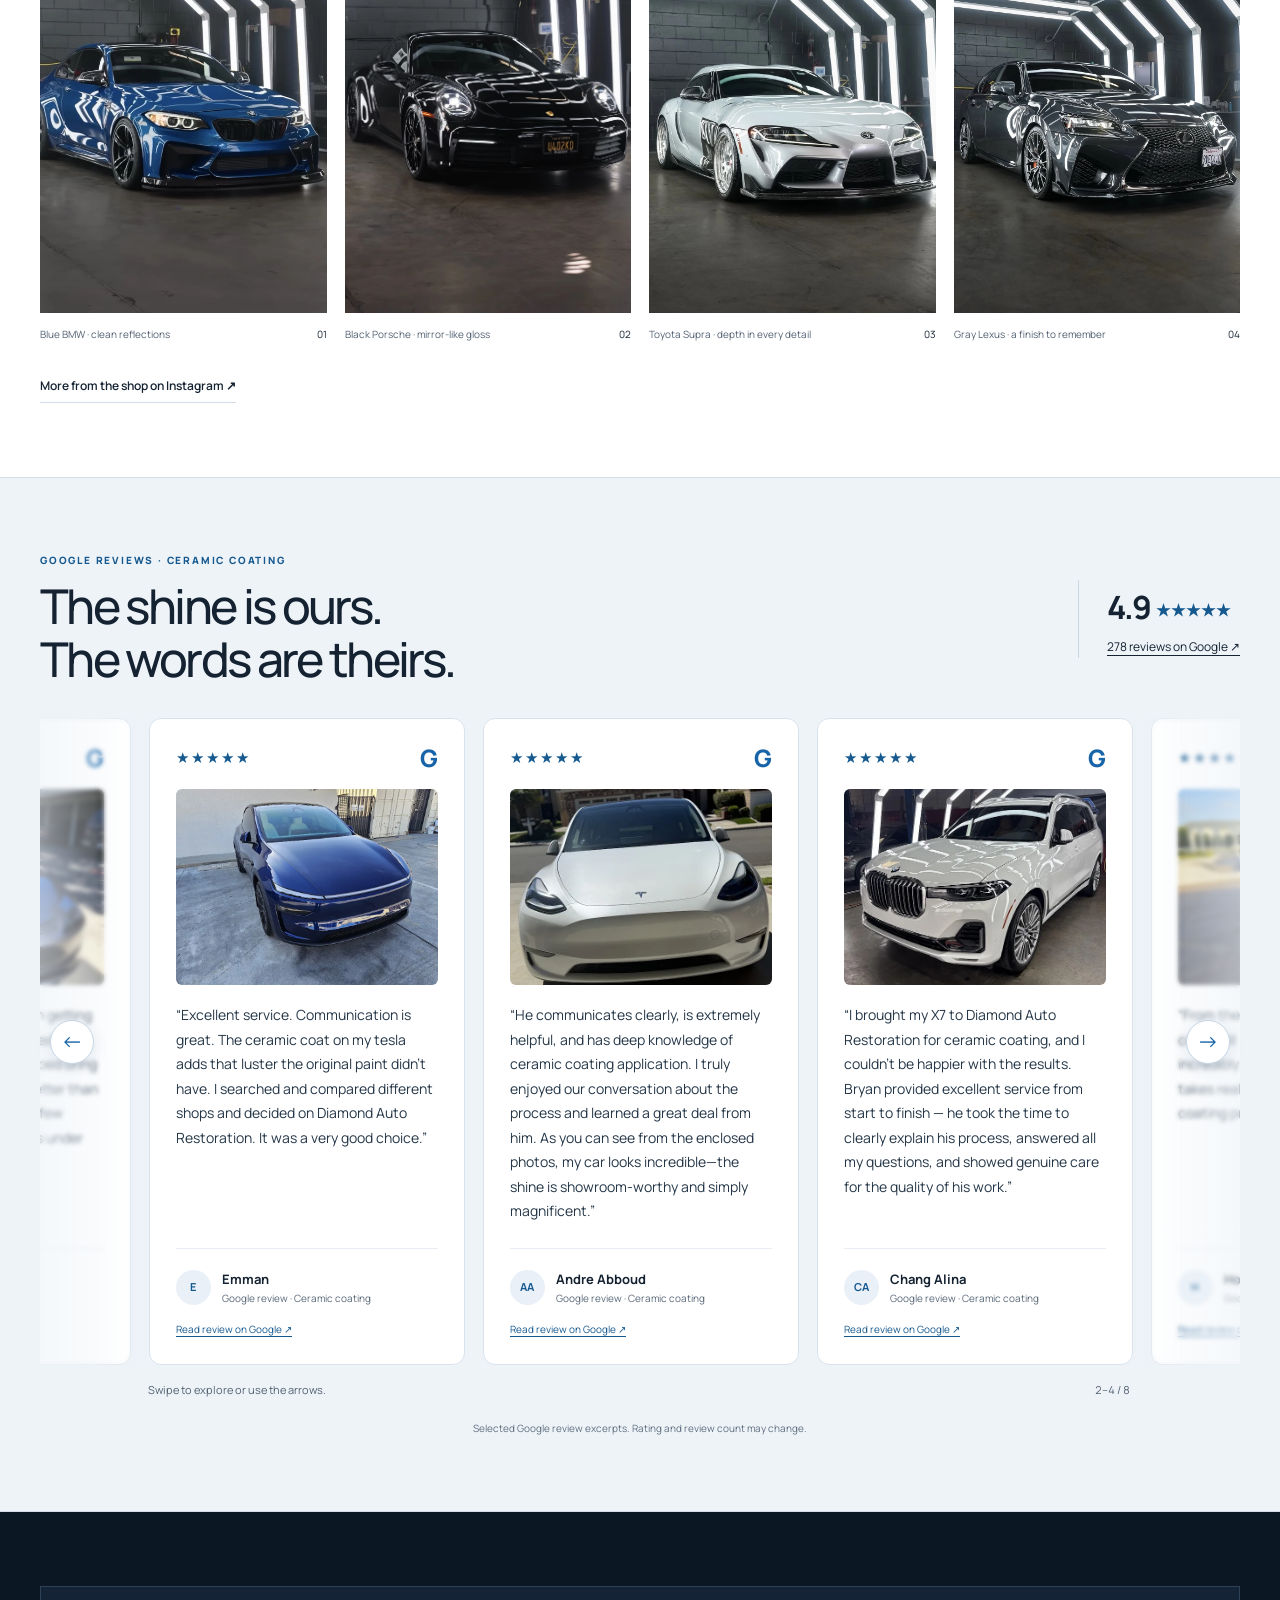
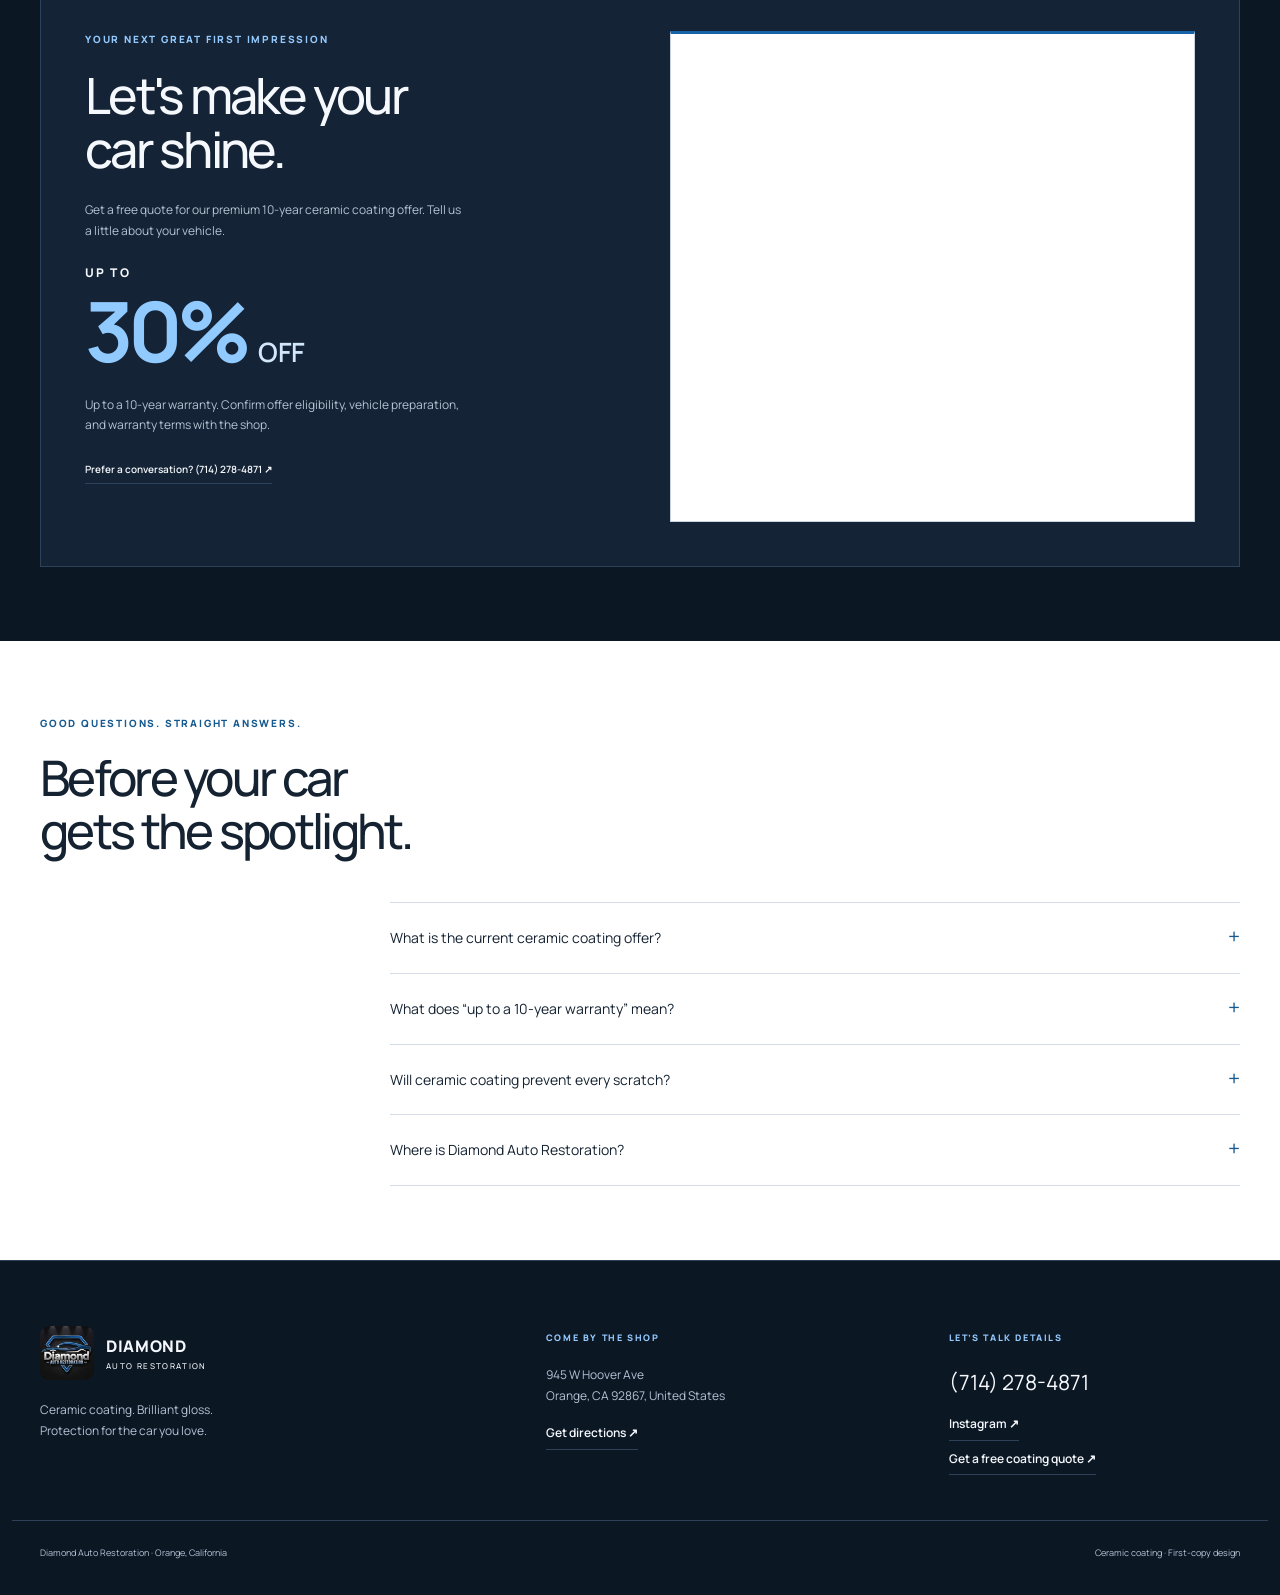
<file: diamond-auto-restoration/index.html>
<!doctype html>
<html lang="en">
<head>
  <meta charset="UTF-8">
  <meta name="viewport" content="width=device-width, initial-scale=1">
  <meta name="description" content="Ceramic coating in Orange, California. Discover Diamond Auto Restoration’s gloss, paint protection, Tesla customer reviews, and real results.">
  <meta name="robots" content="noindex, nofollow">
  <meta name="theme-color" content="#103f70">
  <link rel="preconnect" href="https://api.leadconnectorhq.com">
  <link rel="preconnect" href="https://stcdn.leadconnectorhq.com" crossorigin>
  <link rel="preconnect" href="https://link.msgsndr.com">
  <script>
    // Register before the eager forms load; never treat a click or resize as success.
    window.addEventListener('message', event => {
      if (event.origin !== 'https://api.leadconnectorhq.com' || !Array.isArray(event.data)) return;
      const frame = [...document.querySelectorAll('iframe.ghl-form-frame')].find(frame => event.source === frame.contentWindow);
      if (!frame || frame.dataset.formId !== 'LEZhhC4RJHrVyKcTFQoo') return;
      const [action, storageKey, frameId, locationId, fingerprint] = event.data;
      if (action !== 'set-sticky-contacts' || locationId !== 'Bl44IxhoWBTyvmtlsVUf' ||
          frameId !== frame.id || storageKey !== `embedded_iframe_${frameId}` ||
          typeof fingerprint !== 'string' || !fingerprint) return;
      window.location.assign(new URL('thank-you.html', window.location.href).href);
    });
  </script>
  <script src="https://link.msgsndr.com/js/form_embed.js" defer></script>
  <!-- Google tag (gtag.js) -->
  <script async src="https://www.googletagmanager.com/gtag/js?id=AW-17635979577"></script>
  <script>
    window.dataLayer = window.dataLayer || [];
    function gtag(){dataLayer.push(arguments);}
    gtag('js', new Date());

    gtag('config', 'AW-17635979577');
  </script>
  <!-- Google Tag Manager -->
  <script>(function(w,d,s,l,i){w[l]=w[l]||[];w[l].push({'gtm.start':
  new Date().getTime(),event:'gtm.js'});var f=d.getElementsByTagName(s)[0],
  j=d.createElement(s),dl=l!='dataLayer'?'&l='+l:'';j.async=true;j.src=
  'https://www.googletagmanager.com/gtm.js?id='+i+dl;f.parentNode.insertBefore(j,f);
  })(window,document,'script','dataLayer','GTM-WRN5WH6K');</script>
  <!-- End Google Tag Manager -->
  <title>Ceramic Coating in Orange, CA | Diamond Auto Restoration</title>
  <link rel="icon" href="assets/diamond-auto-restoration-instagram-profile.jpg">
  <link rel="preconnect" href="https://fonts.googleapis.com">
  <link rel="preconnect" href="https://fonts.gstatic.com" crossorigin>
  <link href="https://fonts.googleapis.com/css2?family=Manrope:wght@400;500;600;700;800&display=swap" rel="stylesheet">
  <link rel="stylesheet" href="base.css">
  <link rel="stylesheet" href="variant-f.css">
  <link rel="stylesheet" href="diamond.css">
  <link rel="stylesheet" href="review-variants.css">
  <script src="site.js" defer></script>
  <script src="review-variants.js" defer></script>
</head>
<body class="variant-f diamond-page">
  <a class="skip-link" href="#main">Skip to content</a>
  <header class="site-header container">
    <a class="brand" href="#" aria-label="Diamond Auto Restoration home">
      <img src="assets/diamond-auto-restoration-instagram-profile.jpg" alt="" width="60" height="60">
      <span>DIAMOND<small>AUTO RESTORATION</small></span>
    </a>
    <nav class="desktop-nav" aria-label="Main navigation">
      <a href="#benefits">The protection</a><a href="#portfolio">Our work</a><a href="#reviews">Google reviews</a>
    </nav>
    <a class="header-call" href="tel:+17142784871"><span class="phone-symbol" aria-hidden="true">↗</span> (714) 278-4871</a>
  </header>

  <main id="main">
    <section class="daylight-hero" aria-labelledby="daylight-title">
      <img class="daylight-backdrop" src="assets/hero-porsche.webp" alt="" width="1920" height="2398" fetchpriority="high">
      <div class="container daylight-grid">
        <div class="daylight-copy">
          <span class="eyebrow">LIMITED-TIME OFFER · ORANGE, CA</span>
          <h1 id="daylight-title">10-year premium<br><span>ceramic coating.</span></h1>
          <div class="daylight-offer discount-offer"><span>UP TO</span><strong>30% <small>OFF</small></strong></div>
          <p>Exceptional gloss. Everyday protection. Premium ceramic coating with up to a 10-year warranty.</p>
          <div class="hero-buttons"><a class="button" href="tel:+17142784871">(714) 278-4871 <span aria-hidden="true">↗</span></a><a class="text-link" href="#portfolio">See the finish <span aria-hidden="true">↗</span></a></div>
          <div class="hero-assurance"><span>Free, no-pressure quote</span><span>Multi-certified specialists</span></div>
        </div>
        <aside class="daylight-card" aria-labelledby="hero-quote-title">
          <h2 id="hero-quote-title">Your shine starts here.</h2>
          <p>Start with your name, number, and vehicle.</p>
          <iframe class="ghl-form-frame" id="inline-LEZhhC4RJHrVyKcTFQoo-0"
            src="https://api.leadconnectorhq.com/widget/form/LEZhhC4RJHrVyKcTFQoo"
            title="Ceramic Coating - (Google 30% Off)" height="439" loading="eager"
            sandbox="allow-scripts allow-forms allow-same-origin allow-popups"
            data-form-id="LEZhhC4RJHrVyKcTFQoo" data-form-name="Ceramic Coating - (Google 30% Off)"
            data-cookie-consent="true" data-cookie-consent-provider="auto"></iframe>
        </aside>
      </div>
    </section>

    <div class="daylight-dark">
      <div class="studio-trust container">
        <div class="google-rating"><span class="google-letter" aria-hidden="true">G</span><div><span class="stars" aria-hidden="true">★★★★★</span><b>4.9 on Google</b><small><a href="https://share.google/E1xnnieaKPSy0a0ZR" target="_blank" rel="noopener noreferrer">278 Google reviews ↗</a></small></div></div>
        <div><strong>270+ Google reviews</strong><small>A local reputation built on care</small></div>
        <div><strong>Up to 10-year warranty</strong><small>Ask about coverage and care</small></div>
        <div><strong>No surprises. Just shine.</strong><small>Honest work. Transparent pricing.</small></div>
      </div>
    </div>

    <section id="benefits" class="section container" aria-labelledby="benefits-title">
      <div class="section-heading"><span class="eyebrow">MORE THAN A BEAUTIFUL FINISH</span><h2 id="benefits-title">A little science.<br>A whole lot of shine.</h2><p>Ceramic coating is a liquid polymer that bonds with your paint. Nanotechnology fills microscopic surface pores, creating a durable, hydrophobic layer that makes everyday care easier.</p></div>
      <div class="benefit-grid">
        <article class="benefit"><div class="benefit-icon"><svg viewBox="0 0 24 24" fill="none" stroke="currentColor" stroke-width="1.4" aria-hidden="true"><path d="m12 3 8 3v6c0 5-8 9-8 9s-8-4-8-9V6l8-3Z"/><path d="m8 12 3 3 5-6"/></svg></div><h3>Long-lasting paint protection</h3><p>A durable shield against UV rays, oxidation, bird droppings, sap, and light scratches.</p></article>
        <article class="benefit"><div class="benefit-icon"><svg viewBox="0 0 24 24" fill="none" stroke="currentColor" stroke-width="1.4" aria-hidden="true"><path d="m12 3 2.5 6.5L21 12l-6.5 2.5L12 21l-2.5-6.5L3 12l6.5-2.5L12 3Z"/></svg></div><h3>Deep gloss. Mirror finish.</h3><p>A rich, wet-look shine that brings out your paint’s depth and color, long after the detail.</p></article>
        <article class="benefit"><div class="benefit-icon"><svg viewBox="0 0 24 24" fill="none" stroke="currentColor" stroke-width="1.4" aria-hidden="true"><path d="M12 3S5 11 5 15a7 7 0 0 0 14 0c0-4-7-12-7-12Z"/><path d="M9 15a3 3 0 0 0 3 3"/></svg></div><h3>Water beads. Dirt leaves.</h3><p>Hydrophobic protection helps water, dirt, and grime slide off, making washes easier and faster.</p></article>
        <article class="benefit"><div class="benefit-icon"><svg viewBox="0 0 24 24" fill="none" stroke="currentColor" stroke-width="1.4" aria-hidden="true"><path d="m12 3 10 5-10 5L2 8l10-5Z"/><path d="m2 12 10 5 10-5M2 16l10 5 10-5"/></svg></div><h3>An extra layer of defense</h3><p>Scratch and chemical resistance helps minimize swirl marks and environmental damage.</p></article>
      </div>
      <p class="fine-print">Ceramic coating is not scratch-proof and does not prevent rock chips. Regular washing and proper maintenance still matter.</p>
    </section>

    <div class="daylight-dark daylight-story">
      <div class="container">
        <section class="studio-statement" aria-labelledby="story-title">
          <img src="assets/porsche-olive.webp" alt="Olive Porsche with black racing stripes reflecting the detailing studio lights" width="1169" height="1487" loading="lazy">
          <div><span class="eyebrow">PROTECT WHAT MOVES YOU</span><h2 id="story-title">Made for Orange County roads.<br>Protected for every drive.</h2><p>Sun, dirt, and everyday driving take a toll on paint. Our premium ceramic coating puts a durable layer between your finish and the elements — without hiding what makes it yours.</p><div class="hero-buttons"><a class="button" href="tel:+17142784871">(714) 278-4871 <span aria-hidden="true">↗</span></a></div></div>
        </section>
      </div>
      <section id="why" class="section container" aria-labelledby="why-title">
        <div class="section-heading"><span class="eyebrow">THE DIAMOND STANDARD</span><h2 id="why-title">Your car deserves<br>people who care.</h2><p>Your local ceramic coating specialists in Orange, California. Honest work. Real attention to detail.</p></div>
        <div class="why-grid">
          <article class="reason"><span class="reason-number">01</span><h3>Up to 10-year warranty</h3><p>Long-lasting durability to keep your vehicle glossy and protected. Ask us about coverage and care requirements.</p></article>
          <article class="reason"><span class="reason-number">02</span><h3>Highly trained. Multi-certified.</h3><p>Experienced professionals certified in advanced ceramic coating applications.</p></article>
          <article class="reason"><span class="reason-number">03</span><h3>Your time, respected.</h3><p>Convenient, reliable service with a commitment to delivering on time.</p></article>
          <article class="reason"><span class="reason-number">04</span><h3>270+ Google reviews</h3><p>Trusted by local drivers for results, service, and a 4.9 Google rating.</p></article>
          <article class="reason"><span class="reason-number">05</span><h3>100% honest work</h3><p>Transparent pricing, no hidden charges, and integrity in every job.</p></article>
        </div>
      </section>
    </div>

    <section id="portfolio" class="section container" aria-labelledby="portfolio-title">
      <div class="section-heading"><span class="eyebrow">THE FINISH SPEAKS FOR ITSELF</span><h2 id="portfolio-title">Real cars.<br>Diamond shine.</h2><p>A closer look at the completed projects featured in our portfolio.</p></div>
      <div class="portfolio-grid">
        <figure><img src="assets/bmw-blue.webp" alt="Blue BMW with a glossy finish under the detailing studio lights" loading="lazy" width="1075" height="1505"><figcaption><span>Blue BMW · clean reflections</span><span>01</span></figcaption></figure>
        <figure><img src="assets/porsche-black.webp" alt="Black Porsche reflecting the detailing studio lights" loading="lazy" width="1161" height="1626"><figcaption><span>Black Porsche · mirror-like gloss</span><span>02</span></figcaption></figure>
        <figure><img src="assets/supra-white.webp" alt="White Toyota Supra with a reflective finish in the detailing studio" loading="lazy" width="934" height="1308"><figcaption><span>Toyota Supra · depth in every detail</span><span>03</span></figcaption></figure>
        <figure><img src="assets/lexus-gray.webp" alt="Gray Lexus with a glossy finish under the detailing studio lights" loading="lazy" width="1034" height="1448"><figcaption><span>Gray Lexus · a finish to remember</span><span>04</span></figcaption></figure>
      </div>
      <a class="text-link" href="https://www.instagram.com/diamond.auto.restoration/" target="_blank" rel="noopener noreferrer">More from the shop on Instagram <span aria-hidden="true">↗</span></a>
    </section>

    <section id="reviews" class="reviews-section review-version-cards" aria-labelledby="reviews-title">
      <div class="section container">
        <div class="section-heading"><span class="eyebrow">GOOGLE REVIEWS · CERAMIC COATING</span><h2 id="reviews-title">The shine is ours.<br>The words are theirs.</h2><div class="review-summary"><strong>4.9 <span class="stars" aria-hidden="true">★★★★★</span></strong><a href="https://share.google/E1xnnieaKPSy0a0ZR" target="_blank" rel="noopener noreferrer">278 reviews on Google ↗</a><p>Real experiences.<br>A finish worth talking about.</p></div></div>
        <div class="review-stage">
          
          <div class="review-carousel">
            <div id="review-track" class="review-track" role="region" aria-label="Ceramic coating customer reviews" aria-describedby="reviews-help" tabindex="0">
          <article class="review-card" aria-label="Review 1 of 8">
            <div class="review-top"><span class="stars" aria-label="5 out of 5 stars">★★★★★</span><span class="google-letter" aria-hidden="true">G</span></div>
            <img class="review-photo" src="assets/review-oliver-wong.webp" alt="Tesla Model 3 photographed by Oliver Wong in his Google review" width="600" height="800" loading="lazy" decoding="async">
            <blockquote>“Bryan did an awesome job with getting my Tesla Model 3 ceramic coated. The one step polish he did really helped bring out the paint shine and even better than factory when I had picked it up few weeks back. Car looks like glass under the sun.”</blockquote>
            <div class="review-author"><span class="avatar" aria-hidden="true">OW</span><div><strong>Oliver Wong</strong><small>Google review · Ceramic coating</small></div></div>
            <a class="review-source" href="https://www.google.com/maps/reviews/data=!4m8!14m7!1m6!2m5!1sCi9DQUlRQUNvZENodHljRjlvT25wS2JUSlVlV3d0YnpSRlVXRjVSRzVEUlVsbE1FRRAB!2m1!1s0x0:0xcd00a40884d2c990!3m1!1s2@1:CAIQACodChtycF9oOnpKbTJUeWwtbzRFUWF5RG5DRUllMEE%7C%7C?hl=en-GB" target="_blank" rel="noopener noreferrer">Read review on Google ↗</a>
          </article>
          <article class="review-card" aria-label="Review 2 of 8">
            <div class="review-top"><span class="stars" aria-label="5 out of 5 stars">★★★★★</span><span class="google-letter" aria-hidden="true">G</span></div>
            <img class="review-photo" src="assets/review-emman.webp" alt="Blue Tesla photographed by Emman in their Google review" width="800" height="600" loading="lazy" decoding="async">
            <blockquote>“Excellent service. Communication is great. The ceramic coat on my tesla adds that luster the original paint didn't have. I searched and compared different shops and decided on Diamond Auto Restoration. It was a very good choice.”</blockquote>
            <div class="review-author"><span class="avatar" aria-hidden="true">E</span><div><strong>Emman</strong><small>Google review · Ceramic coating</small></div></div>
            <a class="review-source" href="https://www.google.com/maps/reviews/data=!4m8!14m7!1m6!2m5!1sCi9DQUlRQUNvZENodHljRjlvT25kRWJWcDFRbUZPVFhsdGEzaEdZakJXTTFNek1tYxAB!2m1!1s0x0:0xcd00a40884d2c990!3m1!1s2@1:CAIQACodChtycF9oOndEbVp1QmFOTXlta3hGYjBWM1MzMmc%7C%7C?hl=en-GB" target="_blank" rel="noopener noreferrer">Read review on Google ↗</a>
          </article>
          <article class="review-card" aria-label="Review 3 of 8">
            <div class="review-top"><span class="stars" aria-label="5 out of 5 stars">★★★★★</span><span class="google-letter" aria-hidden="true">G</span></div>
            <img class="review-photo" src="assets/review-andre-abboud.webp" alt="White Tesla photographed by Andre Abboud in his Google review" width="600" height="800" loading="lazy" decoding="async" style="object-position: center 30%">
            <blockquote>“He communicates clearly, is extremely helpful, and has deep knowledge of ceramic coating application. I truly enjoyed our conversation about the process and learned a great deal from him. As you can see from the enclosed photos, my car looks incredible—the shine is showroom-worthy and simply magnificent.”</blockquote>
            <div class="review-author"><span class="avatar" aria-hidden="true">AA</span><div><strong>Andre Abboud</strong><small>Google review · Ceramic coating</small></div></div>
            <a class="review-source" href="https://www.google.com/maps/reviews/data=!4m8!14m7!1m6!2m5!1sCi9DQUlRQUNvZENodHljRjlvT2tWU0xYVlNOVXRDZVdkWFgweFBRMUZOVUhremRIYxAB!2m1!1s0x0:0xcd00a40884d2c990!3m1!1s2@1:CAIQACodChtycF9oOkVSLXVSNUtCeWdXX0xPQ1FNUHkzdHc%7C%7C?hl=en-GB" target="_blank" rel="noopener noreferrer">Read review on Google ↗</a>
          </article>
          <article class="review-card" aria-label="Review 4 of 8">
            <div class="review-top"><span class="stars" aria-label="5 out of 5 stars">★★★★★</span><span class="google-letter" aria-hidden="true">G</span></div>
            <img class="review-photo" src="assets/review-chang-alina.webp" alt="White BMW X7 photographed by Chang Alina in their Google review" width="600" height="800" loading="lazy" decoding="async">
            <blockquote>“I brought my X7 to Diamond Auto Restoration for ceramic coating, and I couldn't be happier with the results. Bryan provided excellent service from start to finish — he took the time to clearly explain his process, answered all my questions, and showed genuine care for the quality of his work.”</blockquote>
            <div class="review-author"><span class="avatar" aria-hidden="true">CA</span><div><strong>Chang Alina</strong><small>Google review · Ceramic coating</small></div></div>
            <a class="review-source" href="https://www.google.com/maps/reviews/data=!4m8!14m7!1m6!2m5!1sCi9DQUlRQUNvZENodHljRjlvT2xZMFMxaFJaelUzYlRoVFlTMUlWRVJGUXpkaE1HYxAB!2m1!1s0x0:0xcd00a40884d2c990!3m1!1s2@1:CAIQACodChtycF9oOlY0S1hRZzU3bThTYS1IVERFQzdhMGc%7C%7C?hl=en-GB" target="_blank" rel="noopener noreferrer">Read review on Google ↗</a>
          </article>
          <article class="review-card" aria-label="Review 5 of 8">
            <div class="review-top"><span class="stars" aria-label="5 out of 5 stars">★★★★★</span><span class="google-letter" aria-hidden="true">G</span></div>
            <img class="review-photo" src="assets/review-hosh.webp" alt="Red Tesla photographed by Hosh in their Google review" width="800" height="600" loading="lazy" decoding="async">
            <blockquote>“From the moment I dropped off my car, I could tell I was in good hands. He’s incredibly detail oriented, patient, and takes real pride in his work! The ceramic coating process was meticulous.”</blockquote>
            <div class="review-author"><span class="avatar" aria-hidden="true">H</span><div><strong>Hosh</strong><small>Google review · Ceramic coating</small></div></div>
            <a class="review-source" href="https://www.google.com/maps/reviews/data=!4m8!14m7!1m6!2m5!1sChZDSUhNMG9nS0VJQ0FnTUNZMUllWVdnEAE!2m1!1s0x0:0xcd00a40884d2c990!3m1!1s2@1:CIHM0ogKEICAgMCY1IeYWg%7C%7C?hl=en-GB" target="_blank" rel="noopener noreferrer">Read review on Google ↗</a>
          </article>
          <article class="review-card" aria-label="Review 6 of 8">
            <div class="review-top"><span class="stars" aria-label="5 out of 5 stars">★★★★★</span><span class="google-letter" aria-hidden="true">G</span></div>
            <img class="review-photo" src="assets/review-david-rothman.webp" alt="Red Tesla photographed by David Rothman in his Google review" width="600" height="800" loading="lazy" decoding="async">
            <blockquote>“Diamond Auto Restoration was my choice for a coating of ceramic wax. I purchased a new Tesla and needed the treatment rapidly. I received a quote, accepted it and dropped my Tesla at their location. Four hours later I picked it up.”</blockquote>
            <div class="review-author"><span class="avatar" aria-hidden="true">DR</span><div><strong>David Rothman</strong><small>Google review · Ceramic coating</small></div></div>
            <a class="review-source" href="https://www.google.com/maps/reviews/data=!4m8!14m7!1m6!2m5!1sCi9DQUlRQUNvZENodHljRjlvT2poQmNHOHdkRjh5WVZkZk1GcHRlWEpNU25sVlVFRRAB!2m1!1s0x0:0xcd00a40884d2c990!3m1!1s2@1:CAIQACodChtycF9oOjhBcG8wdF8yYVdfMFpteXJMSnlVUEE%7C%7C?hl=en-GB" target="_blank" rel="noopener noreferrer">Read review on Google ↗</a>
          </article>
          <article class="review-card" aria-label="Review 7 of 8">
            <div class="review-top"><span class="stars" aria-label="5 out of 5 stars">★★★★★</span><span class="google-letter" aria-hidden="true">G</span></div>
            <img class="review-photo" src="assets/review-laura-rodriguez-gomez.webp" alt="Honda Pilot photographed by Laura Rodriguez-Gomez in her Google review" width="600" height="800" loading="lazy" decoding="async" style="object-position: center 60%">
            <blockquote>“I recently had my Honda Pilot ceramic coated at this establishment, and the results exceeded my expectations. From start to finish, the team was professional, knowledgeable, and took the time to explain the process and benefits of ceramic coating.”</blockquote>
            <div class="review-author"><span class="avatar" aria-hidden="true">LR</span><div><strong>Laura Rodriguez-Gomez</strong><small>Google review · Ceramic coating</small></div></div>
            <a class="review-source" href="https://www.google.com/maps/reviews/data=!4m8!14m7!1m6!2m5!1sCi9DQUlRQUNvZENodHljRjlvT2pKRWVIQkxRazlIVFY5M1MxVkhURFZTYm1seVVuYxAB!2m1!1s0x0:0xcd00a40884d2c990!3m1!1s2@1:CAIQACodChtycF9oOjJEeHBLQk9HTV93S1VHTDVSbmlyUnc%7C%7C?hl=en-GB" target="_blank" rel="noopener noreferrer">Read review on Google ↗</a>
          </article>
          <article class="review-card" aria-label="Review 8 of 8">
            <div class="review-top"><span class="stars" aria-label="5 out of 5 stars">★★★★★</span><span class="google-letter" aria-hidden="true">G</span></div>
            <img class="review-photo" src="assets/review-roy-david.webp" alt="Gray Tesla photographed by Roy David in his Google review" width="600" height="800" loading="lazy" decoding="async">
            <blockquote>“Love the result of the ceramic coating by Diamond Auto Restoration. They have their own shop that you go to and not someone that comes to your place and do it outside.”</blockquote>
            <div class="review-author"><span class="avatar" aria-hidden="true">RD</span><div><strong>Roy David</strong><small>Google review · Ceramic coating</small></div></div>
            <a class="review-source" href="https://www.google.com/maps/reviews/data=!4m8!14m7!1m6!2m5!1sCi9DQUlRQUNvZENodHljRjlvT2tWelJHVlhVbVZuZVhaTU1EVlliR2gwYW5kclgzYxAB!2m1!1s0x0:0xcd00a40884d2c990!3m1!1s2@1:CAIQACodChtycF9oOkVzRGVXUmVneXZMMDVYbGh0andrX3c%7C%7C?hl=en-GB" target="_blank" rel="noopener noreferrer">Read review on Google ↗</a>
          </article>
            </div>
            <div class="reviews-toolbar">
              <p id="reviews-help">Swipe to explore or use the arrows.</p>
              <div class="review-controls" hidden>
                <button type="button" data-review-step="-1" aria-label="Previous review" aria-controls="review-track">←</button>
                <output class="review-position" aria-live="polite" aria-atomic="true">1 / 8</output>
                <button type="button" data-review-step="1" aria-label="Next review" aria-controls="review-track">→</button>
              </div>
            </div>
          </div>
        </div>
        <p class="fine-print">Selected Google review excerpts. Rating and review count may change.</p>
      </div>
    </section>

    <div class="daylight-dark">
      <section id="quote" class="section container" aria-labelledby="quote-title">
        <div class="quote-layout">
          <div class="quote-copy"><span class="eyebrow">YOUR NEXT GREAT FIRST IMPRESSION</span><h2 id="quote-title">Let's make your<br>car shine.</h2><p>Get a free quote for our premium 10-year ceramic coating offer. Tell us a little about your vehicle.</p><div class="discount-offer"><span>UP TO</span><strong>30% <small>OFF</small></strong></div><p>Up to a 10-year warranty. Confirm offer eligibility, vehicle preparation, and warranty terms with the shop.</p><a class="text-link" href="tel:+17142784871">Prefer a conversation? (714) 278-4871 ↗</a></div>
          <div class="ghl-quote">
            <iframe class="ghl-form-frame" id="inline-LEZhhC4RJHrVyKcTFQoo-1"
              src="https://api.leadconnectorhq.com/widget/form/LEZhhC4RJHrVyKcTFQoo"
              title="Ceramic Coating - (Google 30% Off)" height="439" loading="eager"
              sandbox="allow-scripts allow-forms allow-same-origin allow-popups"
              data-form-id="LEZhhC4RJHrVyKcTFQoo" data-form-name="Ceramic Coating - (Google 30% Off)"
              data-cookie-consent="true" data-cookie-consent-provider="auto"></iframe>
          </div>
        </div>
      </section>
    </div>

    <section id="faq" class="section container" aria-labelledby="faq-title">
      <div class="section-heading"><span class="eyebrow">GOOD QUESTIONS. STRAIGHT ANSWERS.</span><h2 id="faq-title">Before your car<br>gets the spotlight.</h2></div>
      <div class="faq-list">
        <details><summary>What is the current ceramic coating offer?</summary><p>Get up to 30% off premium ceramic coating for a limited time. Request a free quote from Diamond Auto Restoration to confirm your vehicle’s preparation needs, offer eligibility, and final quote.</p></details>
        <details><summary>What does “up to a 10-year warranty” mean?</summary><p>The advertised coating offers up to 10 years of warranty and durability. Ask Diamond Auto Restoration about the specific coverage, eligibility, and maintenance requirements for your vehicle before booking.</p></details>
        <details><summary>Will ceramic coating prevent every scratch?</summary><p>No. It helps resist light scratches, swirl marks, chemicals, and environmental contamination, but it is not scratch-proof. Proper care still matters.</p></details>
        <details><summary>Where is Diamond Auto Restoration?</summary><p>Visit us at 945 W Hoover Ave, Orange, CA 92867, United States. Call <a href="tel:+17142784871">(714) 278-4871</a> to discuss your vehicle.</p></details>
      </div>
    </section>
  </main>

  <footer class="site-footer">
    <div class="container footer-grid">
      <div><a class="brand" href="#"><img src="assets/diamond-auto-restoration-instagram-profile.jpg" alt="Diamond Auto Restoration Instagram logo" width="60" height="60"><span>DIAMOND<small>AUTO RESTORATION</small></span></a><p>Ceramic coating. Brilliant gloss.<br>Protection for the car you love.</p></div>
      <div><span class="eyebrow">COME BY THE SHOP</span><address>945 W Hoover Ave<br>Orange, CA 92867, United States</address><a class="text-link" href="https://share.google/E1xnnieaKPSy0a0ZR" target="_blank" rel="noopener noreferrer">Get directions ↗</a></div>
      <div><span class="eyebrow">LET’S TALK DETAILS</span><a class="footer-phone" href="tel:+17142784871">(714) 278-4871</a><a class="text-link" href="https://www.instagram.com/diamond.auto.restoration/" target="_blank" rel="noopener noreferrer">Instagram ↗</a><a class="text-link" href="https://www.diamondautorestoration.com/contact-us">Get a free coating quote ↗</a></div>
    </div>
    <div class="container footer-bottom"><span>Diamond Auto Restoration · Orange, California</span><span>Ceramic coating · First-copy design</span></div>
  </footer>
  <!-- Google Tag Manager (noscript) -->
  <noscript><iframe src="https://www.googletagmanager.com/ns.html?id=GTM-WRN5WH6K"
  height="0" width="0" style="display:none;visibility:hidden"></iframe></noscript>
  <!-- End Google Tag Manager (noscript) -->
</body>
</html>
</file>
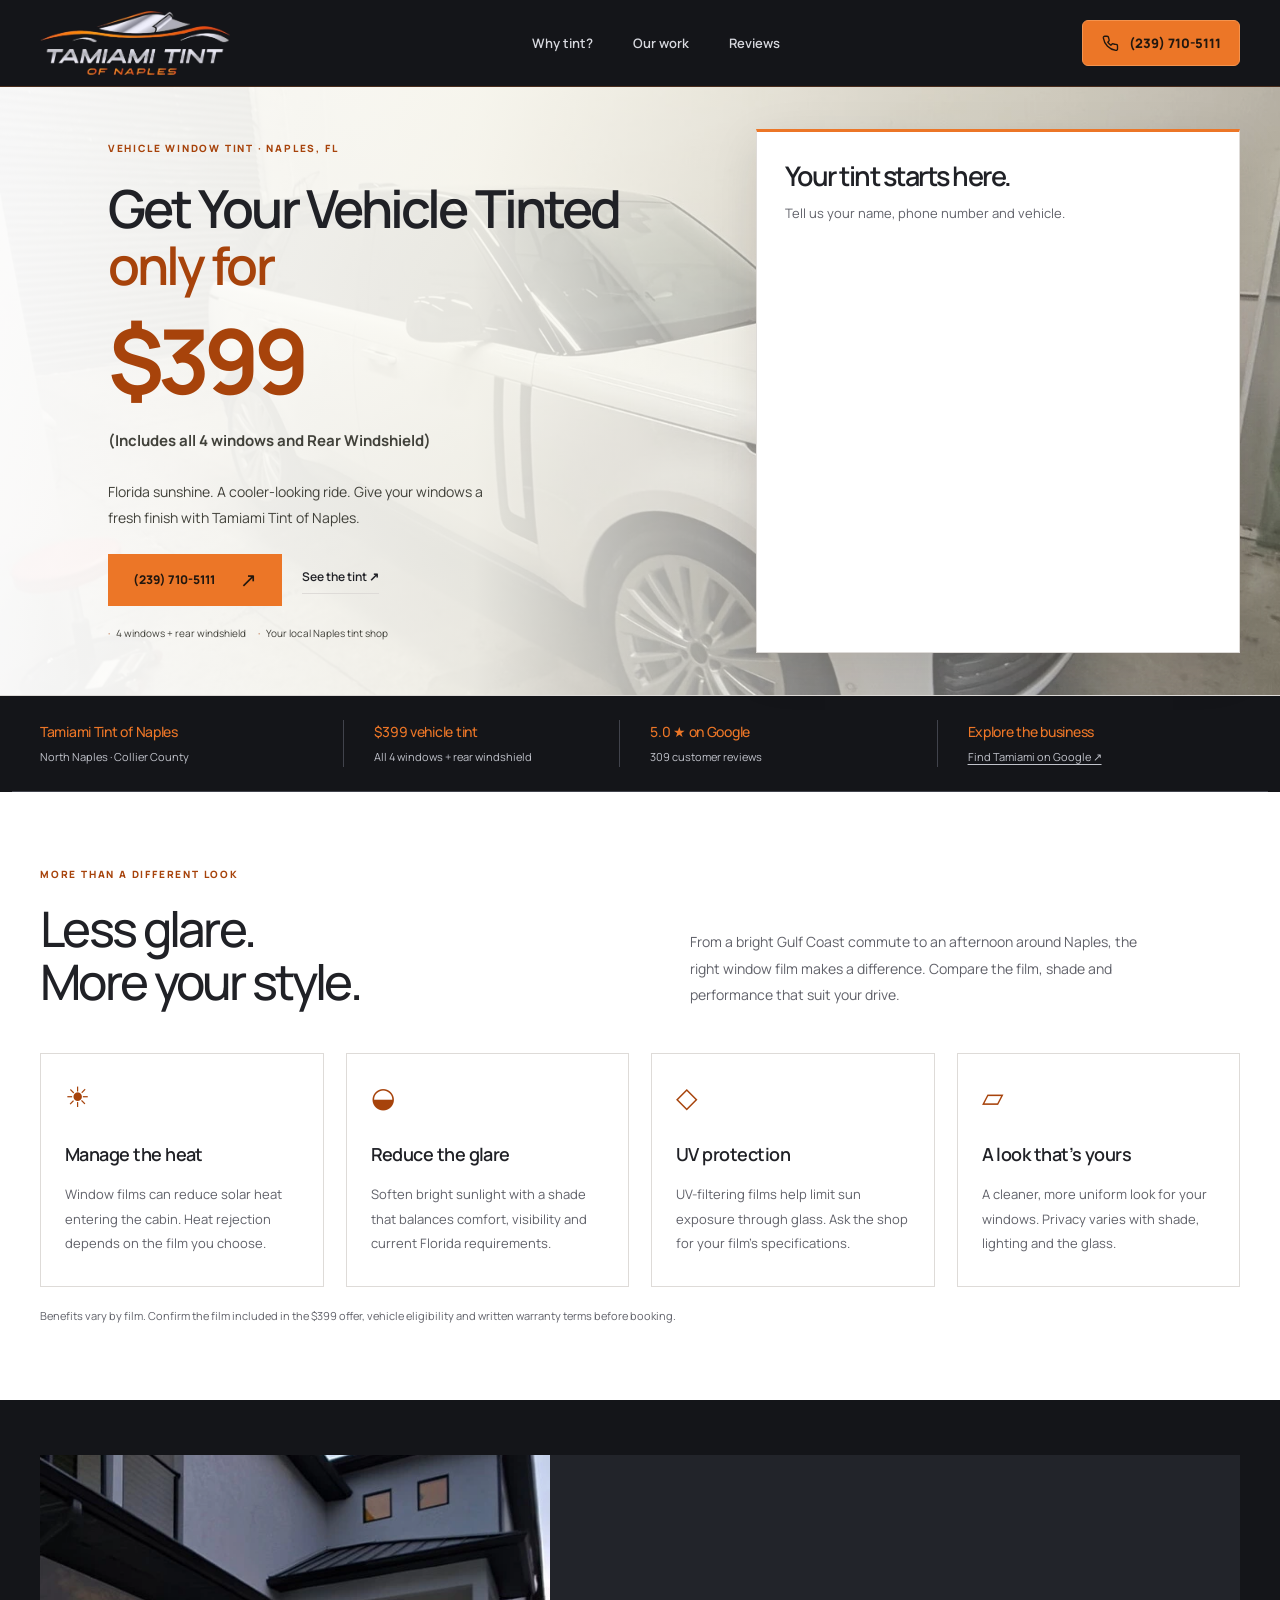
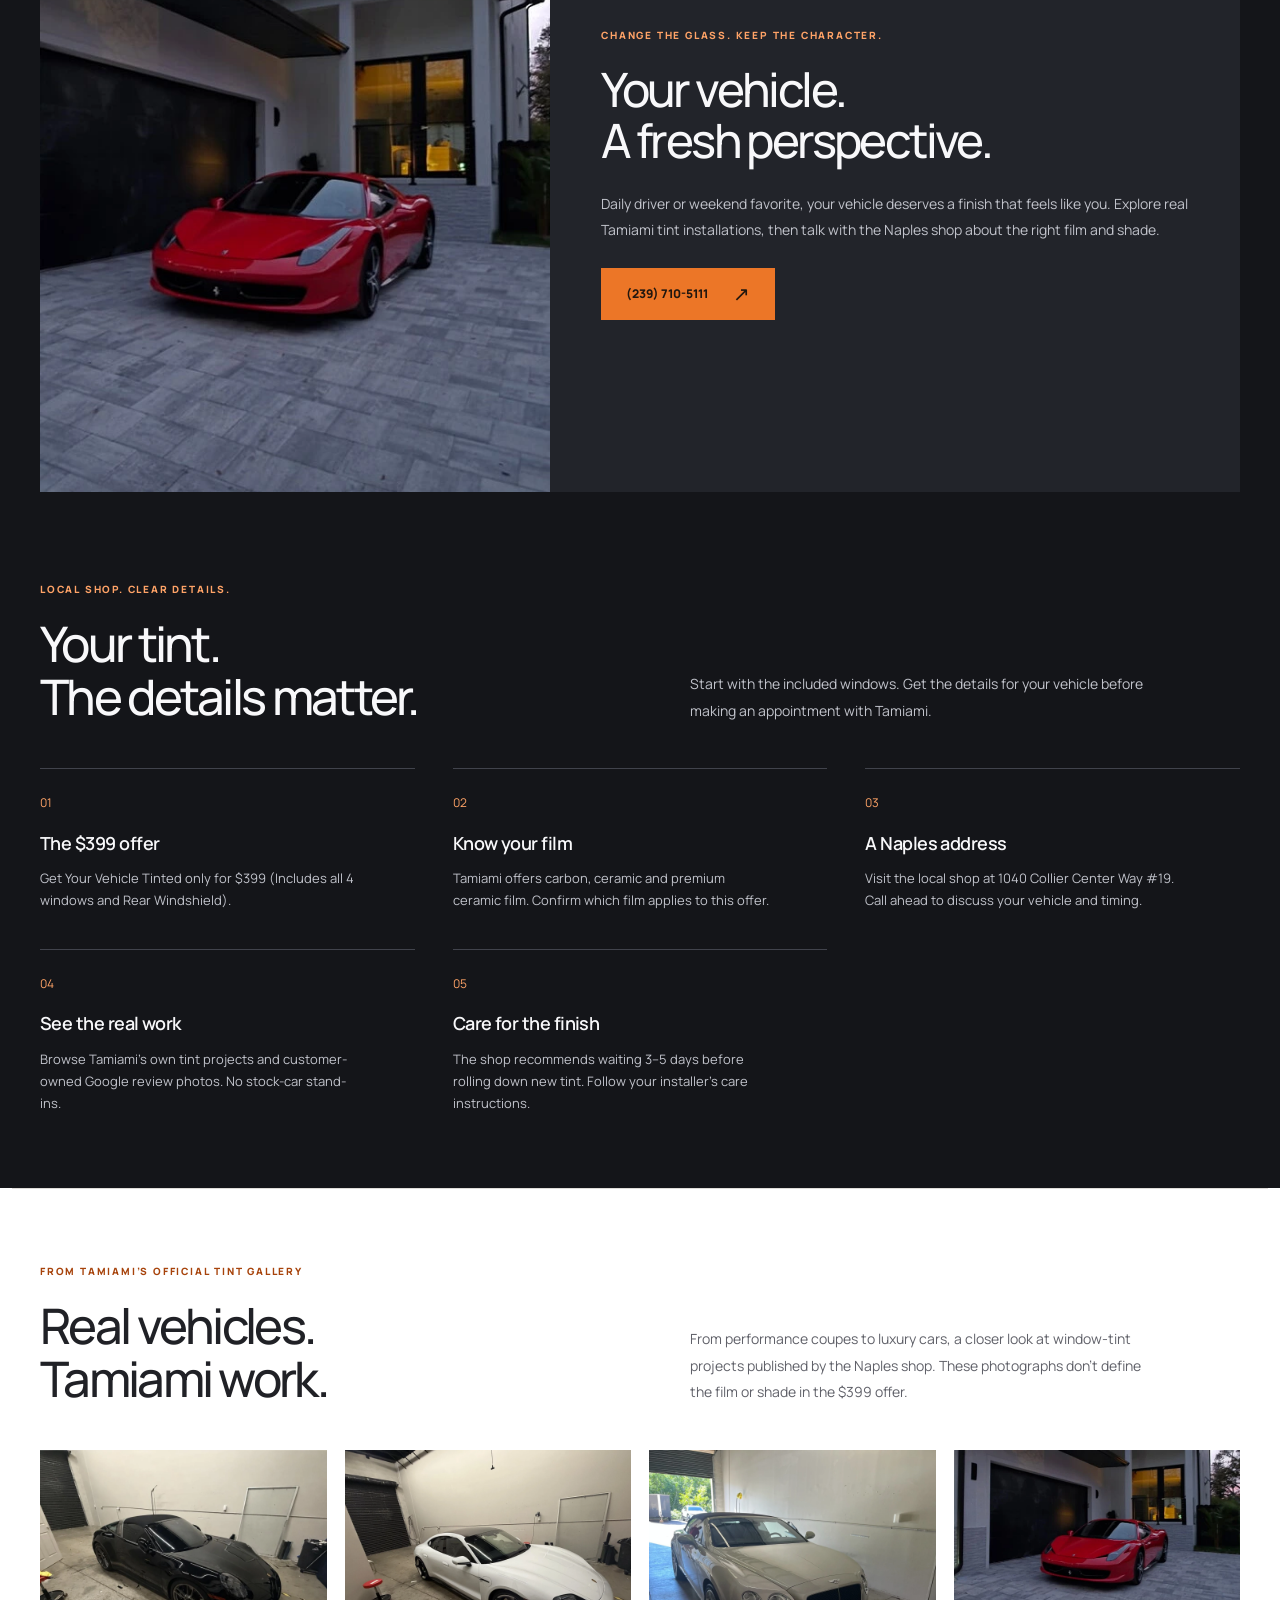
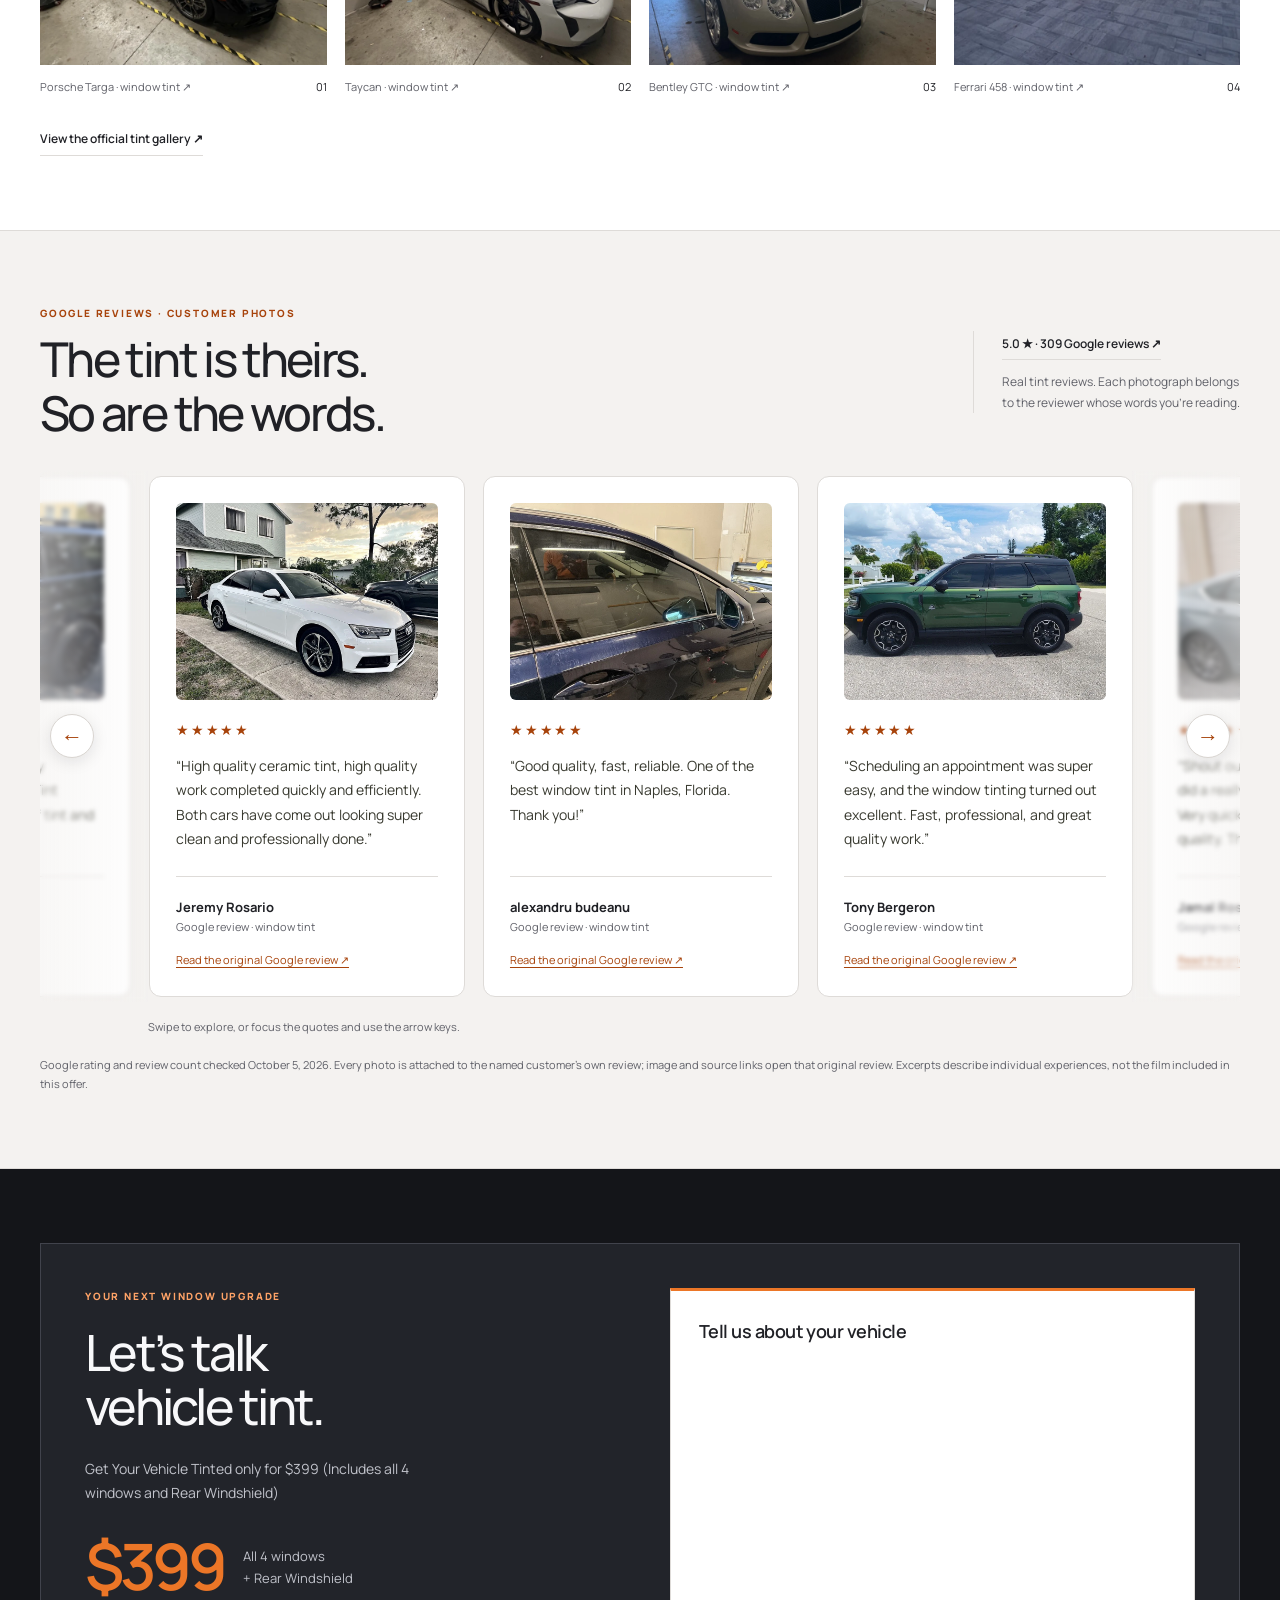
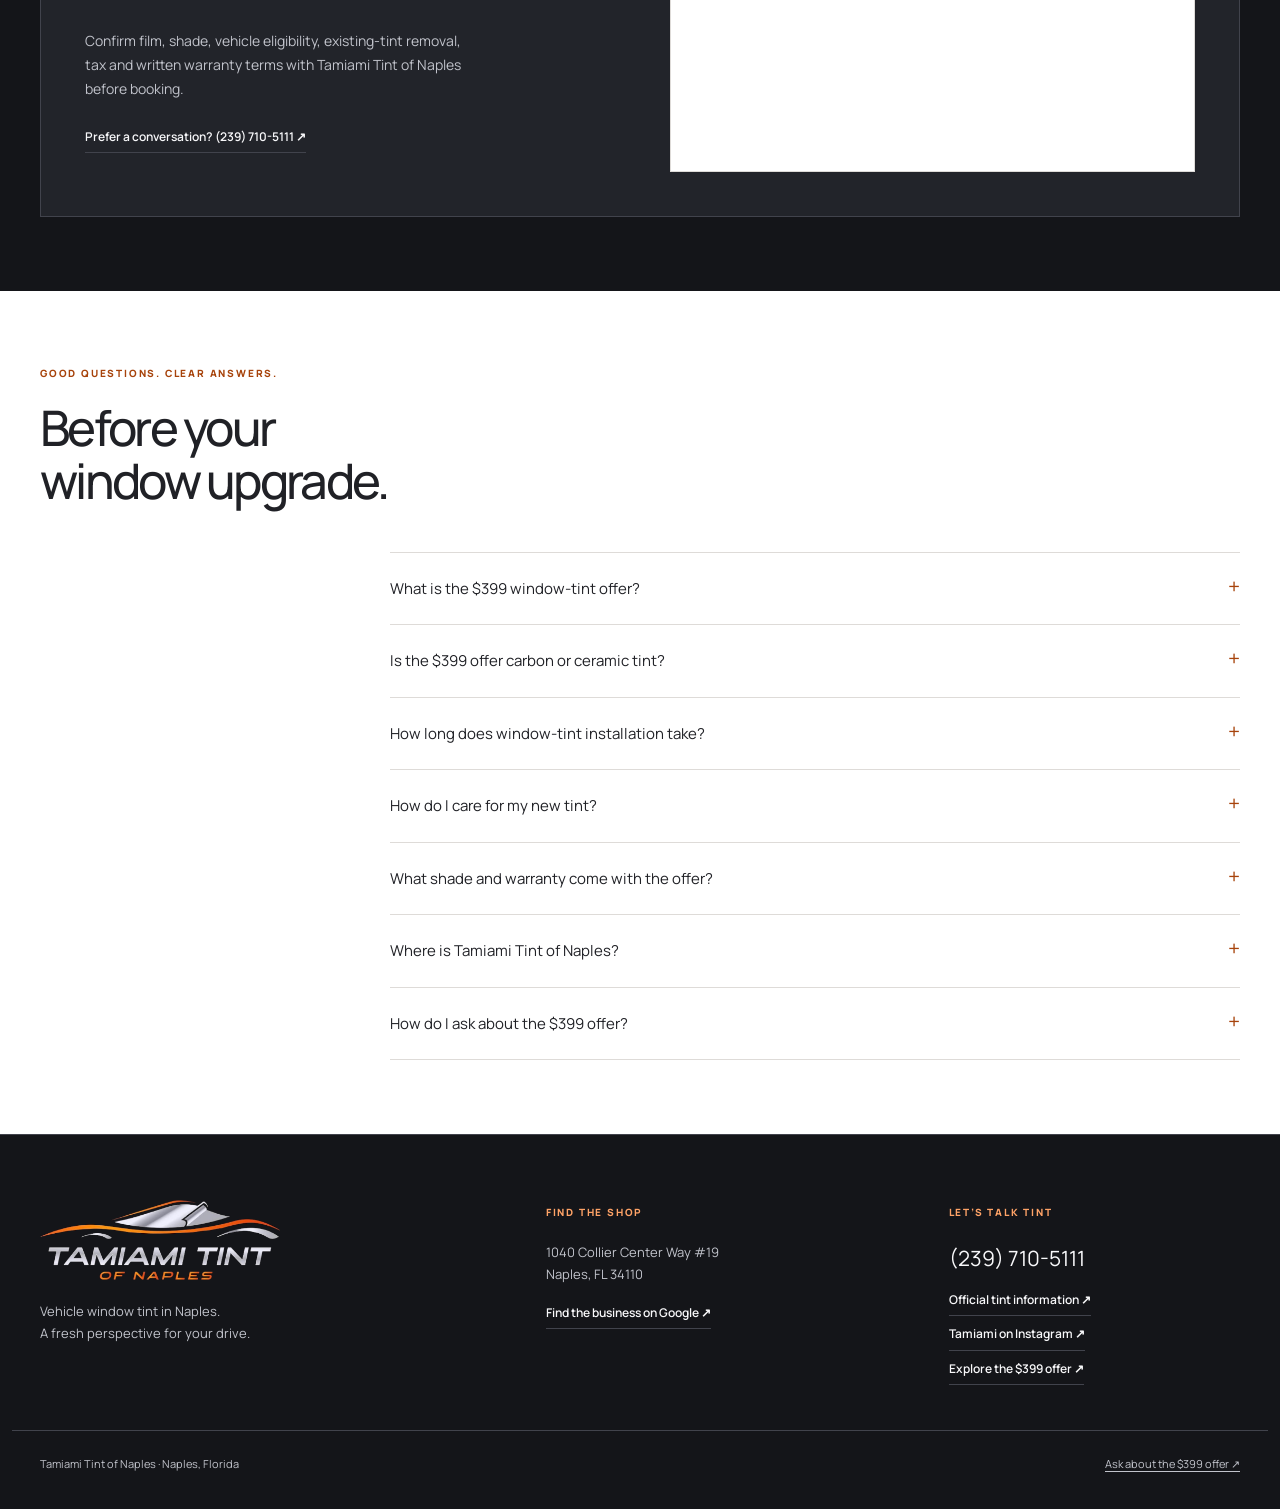
<file: tamiami-tint/index.html>
<!doctype html>
<html lang="en">
<head>
  <meta charset="UTF-8">
  <meta name="viewport" content="width=device-width, initial-scale=1">
  <meta name="description" content="Get your vehicle tinted for $399 at Tamiami Tint of Naples. Includes all 4 windows and Rear Windshield. Explore the shop’s tint work and real Google customer reviews.">
  <meta name="robots" content="noindex, nofollow">
  <meta name="theme-color" content="#141519">
  <meta http-equiv="Content-Security-Policy" content="default-src 'self'; script-src 'self' https://link.msgsndr.com; frame-src 'self' https://api.leadconnectorhq.com; style-src 'self' 'unsafe-inline'; img-src 'self'; font-src 'self'; connect-src 'none'; form-action 'none'; base-uri 'none'; object-src 'none'">
  <title>$399 Vehicle Window Tint | Tamiami Tint of Naples</title>
  <link rel="icon" href="assets/logo.png">
  <link rel="preconnect" href="https://api.leadconnectorhq.com">
  <link rel="preconnect" href="https://stcdn.leadconnectorhq.com" crossorigin>
  <link rel="preconnect" href="https://link.msgsndr.com">
  <link rel="stylesheet" href="page.css?v=ghl-399-crop">
  <script src="site.js?v=ghl-399" defer></script>
  <script src="https://link.msgsndr.com/js/form_embed.js" defer></script>
</head>
<body id="top">
  <a class="skip-link" href="#main">Skip to content</a>
  <header class="site-header">
    <div class="header-inner container">
      <a class="brand" href="#top" aria-label="Tamiami Tint of Naples home"><img src="assets/logo.png" alt="Tamiami Tint of Naples" width="910" height="303"></a>
      <nav class="desktop-nav" aria-label="Main navigation"><a href="#benefits">Why tint?</a><a href="#portfolio">Our work</a><a href="#reviews">Reviews</a></nav>
      <a class="header-call" href="tel:+12397105111"><span class="phone-symbol" aria-hidden="true"><svg viewBox="0 0 24 24" width="18" height="18" fill="none" stroke="currentColor" stroke-width="1.8" stroke-linecap="round" stroke-linejoin="round"><path d="M22 16.9v3a2 2 0 0 1-2.2 2A19.8 19.8 0 0 1 3.1 5.2 2 2 0 0 1 5.1 3h3a2 2 0 0 1 2 1.7c.1 1 .4 1.9.7 2.8a2 2 0 0 1-.5 2.1L9 10.9a16 16 0 0 0 4.1 4.1l1.3-1.3a2 2 0 0 1 2.1-.5c.9.3 1.8.6 2.8.7a2 2 0 0 1 2.7 2z"/></svg></span> (239) 710-5111</a>
    </div>
  </header>
  <main id="main">
    <section class="daylight-hero" aria-labelledby="daylight-title">
      <img class="daylight-backdrop" src="assets/tint-range-rover.webp" alt="" width="1600" height="1200" fetchpriority="high">
      <div class="container daylight-grid">
        <div class="daylight-copy">
          <span class="eyebrow">VEHICLE WINDOW TINT · NAPLES, FL</span>
          <h1 id="daylight-title">Get Your Vehicle Tinted <span>only for</span></h1>
          <div class="daylight-offer"><strong>$399</strong></div>
          <p class="included">(Includes all 4 windows and Rear Windshield)</p>
          <p>Florida sunshine. A cooler-looking ride. Give your windows a fresh finish with Tamiami Tint of Naples.</p>
          <div class="hero-buttons"><a class="button" href="tel:+12397105111">(239) 710-5111 <span aria-hidden="true">↗</span></a><a class="text-link" href="#portfolio">See the tint <span aria-hidden="true">↗</span></a></div>
          <div class="hero-assurance"><span>4 windows + rear windshield</span><span>Your local Naples tint shop</span></div>
        </div>
        <aside class="daylight-card" aria-labelledby="hero-quote-title">
          <h2 id="hero-quote-title">Your tint starts here.</h2>
          <p>Tell us your name, phone number and vehicle.</p>
          <div class="ghl-crop"><iframe class="ghl-form-frame" id="inline-iRwQGhRVDcJCZrMJeXNm"
            src="https://api.leadconnectorhq.com/widget/form/iRwQGhRVDcJCZrMJeXNm"
            title="Tinting (Google) - 299" height="424" loading="eager"
            data-form-id="iRwQGhRVDcJCZrMJeXNm" data-form-name="Tinting (Google) - 299"
            data-cookie-consent="true" data-cookie-consent-provider="auto"></iframe></div>
        </aside>
      </div>
    </section>
    <div class="daylight-dark">
      <div class="studio-trust container">
        <div><strong>Tamiami Tint of Naples</strong><small>North Naples · Collier County</small></div>
        <div><strong>$399 vehicle tint</strong><small>All 4 windows + rear windshield</small></div>
        <div><strong>5.0 ★ on Google</strong><small>309 customer reviews</small></div>
        <div><strong>Explore the business</strong><small><a href="https://www.google.com/search?kgmid=/g/11yf5cpnbx&amp;q=Tamiami+Tint+Of+Naples" target="_blank" rel="noopener noreferrer">Find Tamiami on Google ↗</a></small></div>
      </div>
    </div>
    <section id="benefits" class="section container" aria-labelledby="benefits-title">
      <div class="section-heading"><span class="eyebrow">MORE THAN A DIFFERENT LOOK</span><h2 id="benefits-title">Less glare.<br>More your style.</h2><p>From a bright Gulf Coast commute to an afternoon around Naples, the right window film makes a difference. Compare the film, shade and performance that suit your drive.</p></div>
      <div class="benefit-grid">
        <article class="benefit"><span class="benefit-icon" aria-hidden="true">☀</span><h3>Manage the heat</h3><p>Window films can reduce solar heat entering the cabin. Heat rejection depends on the film you choose.</p></article>
        <article class="benefit"><span class="benefit-icon" aria-hidden="true">◒</span><h3>Reduce the glare</h3><p>Soften bright sunlight with a shade that balances comfort, visibility and current Florida requirements.</p></article>
        <article class="benefit"><span class="benefit-icon" aria-hidden="true">◇</span><h3>UV protection</h3><p>UV-filtering films help limit sun exposure through glass. Ask the shop for your film’s specifications.</p></article>
        <article class="benefit"><span class="benefit-icon" aria-hidden="true">▱</span><h3>A look that’s yours</h3><p>A cleaner, more uniform look for your windows. Privacy varies with shade, lighting and the glass.</p></article>
      </div>
      <p class="fine-print">Benefits vary by film. Confirm the film included in the $399 offer, vehicle eligibility and written warranty terms before booking.</p>
    </section>
    <div class="daylight-dark daylight-story">
      <div class="container">
        <section class="studio-statement" aria-labelledby="story-title">
          <img src="assets/story-ferrari.webp" alt="Red Ferrari 458 with tinted windows, photographed outside a Naples home after Tamiami’s window-tint installation" width="560" height="700" loading="lazy">
          <div><span class="eyebrow">CHANGE THE GLASS. KEEP THE CHARACTER.</span><h2 id="story-title">Your vehicle.<br>A fresh perspective.</h2><p>Daily driver or weekend favorite, your vehicle deserves a finish that feels like you. Explore real Tamiami tint installations, then talk with the Naples shop about the right film and shade.</p><div class="hero-buttons"><a class="button" href="tel:+12397105111">(239) 710-5111 <span aria-hidden="true">↗</span></a></div></div>
        </section>
      </div>
      <section id="why" class="section container" aria-labelledby="why-title">
        <div class="section-heading"><span class="eyebrow">LOCAL SHOP. CLEAR DETAILS.</span><h2 id="why-title">Your tint.<br>The details matter.</h2><p>Start with the included windows. Get the details for your vehicle before making an appointment with Tamiami.</p></div>
        <div class="why-grid">
          <article class="reason"><span class="reason-number">01</span><h3>The $399 offer</h3><p>Get Your Vehicle Tinted only for $399 (Includes all 4 windows and Rear Windshield).</p></article>
          <article class="reason"><span class="reason-number">02</span><h3>Know your film</h3><p>Tamiami offers carbon, ceramic and premium ceramic film. Confirm which film applies to this offer.</p></article>
          <article class="reason"><span class="reason-number">03</span><h3>A Naples address</h3><p>Visit the local shop at 1040 Collier Center Way #19. Call ahead to discuss your vehicle and timing.</p></article>
          <article class="reason"><span class="reason-number">04</span><h3>See the real work</h3><p>Browse Tamiami’s own tint projects and customer-owned Google review photos. No stock-car stand-ins.</p></article>
          <article class="reason"><span class="reason-number">05</span><h3>Care for the finish</h3><p>The shop recommends waiting 3–5 days before rolling down new tint. Follow your installer’s care instructions.</p></article>
        </div>
      </section>
    </div>
    <section id="portfolio" class="section container" aria-labelledby="portfolio-title">
      <div class="section-heading"><span class="eyebrow">FROM TAMIAMI’S OFFICIAL TINT GALLERY</span><h2 id="portfolio-title">Real vehicles.<br>Tamiami work.</h2><p>From performance coupes to luxury cars, a closer look at window-tint projects published by the Naples shop. These photographs don’t define the film or shade in the $399 offer.</p></div>
      <div class="portfolio-grid">
        <figure><img src="assets/tint-targa.webp" alt="Black Porsche 911 Targa with tinted glass inside Tamiami’s Naples shop" width="1440" height="1080" loading="lazy"><figcaption><a href="https://naplesfltint.com/vehicles/porsche/porsche-911-targa-black/" target="_blank" rel="noopener noreferrer">Porsche Targa · window tint ↗</a><span>01</span></figcaption></figure>
        <figure><img src="assets/tint-taycan.webp" alt="White Porsche Taycan with freshly tinted windows at Tamiami Tint of Naples" width="1440" height="1080" loading="lazy"><figcaption><a href="https://naplesfltint.com/vehicles/porsche/porsche-taycan-white/" target="_blank" rel="noopener noreferrer">Taycan · window tint ↗</a><span>02</span></figcaption></figure>
        <figure><img src="assets/tint-bentley.webp" alt="Pearl white Bentley Continental GTC at Tamiami’s shop for window tinting" width="1440" height="1080" loading="lazy"><figcaption><a href="https://naplesfltint.com/vehicles/bentley/bentley-continental-gtc/" target="_blank" rel="noopener noreferrer">Bentley GTC · window tint ↗</a><span>03</span></figcaption></figure>
        <figure><img src="assets/tint-ferrari.webp" alt="Red Ferrari 458 outside a Naples home after window-tint installation by Tamiami" width="700" height="525" loading="lazy"><figcaption><a href="https://naplesfltint.com/vehicles/ferrari/ferrari-red/" target="_blank" rel="noopener noreferrer">Ferrari 458 · window tint ↗</a><span>04</span></figcaption></figure>
      </div>
      <a class="text-link" href="https://naplesfltint.com/gallery/" target="_blank" rel="noopener noreferrer">View the official tint gallery <span aria-hidden="true">↗</span></a>
    </section>
    <section id="reviews" class="reviews-section" aria-labelledby="reviews-title">
      <div class="section container">
        <div class="section-heading"><span class="eyebrow">GOOGLE REVIEWS · CUSTOMER PHOTOS</span><h2 id="reviews-title">The tint is theirs.<br>So are the words.</h2><div class="review-summary"><a class="text-link" href="https://www.google.com/search?kgmid=/g/11yf5cpnbx&amp;q=Tamiami+Tint+Of+Naples" target="_blank" rel="noopener noreferrer">5.0 ★ · 309 Google reviews ↗</a><p>Real tint reviews. Each photograph belongs<br>to the reviewer whose words you’re reading.</p></div></div>
        <div class="review-carousel">
          <div id="review-track" class="review-track" role="region" aria-label="Window tint customer quotes" aria-describedby="reviews-help" tabindex="0">
            <article class="review-card"><a class="review-photo-link" href="https://www.google.com/maps/reviews/data=!4m8!14m7!1m6!2m5!1sCi9DQUlRQUNvZENodHljRjlvT25abmJtdGtTRU5EZUdkSVZXbE5PQzA0UTBFMk1GRRAB!2m1!1s0x0:0x11e26e5cfd874f9!3m1!1s2@1:CAIQACodChtycF9oOnZnbmtkSENDeGdIVWlNOC04Q0E2MFE%7C%7C?hl=en-GB" target="_blank" rel="noopener noreferrer" aria-label="Read Dawna Gold’s original Google review"><img class="review-photo" src="assets/review-dawna-gold.webp" alt="Dark SUV with freshly tinted side windows, photographed by Google reviewer Dawna Gold" width="750" height="1000" loading="lazy"></a><span class="review-stars" role="img" aria-label="5 out of 5 stars">★★★★★</span><blockquote>“What an Amazing Quick quality installation.  Eddie of TAMIAMI Tint explained the different types of tint and went straight to work.”</blockquote><div class="review-author"><strong>Dawna Gold</strong><small>Google review · window tint</small></div><a class="review-source" href="https://www.google.com/maps/reviews/data=!4m8!14m7!1m6!2m5!1sCi9DQUlRQUNvZENodHljRjlvT25abmJtdGtTRU5EZUdkSVZXbE5PQzA0UTBFMk1GRRAB!2m1!1s0x0:0x11e26e5cfd874f9!3m1!1s2@1:CAIQACodChtycF9oOnZnbmtkSENDeGdIVWlNOC04Q0E2MFE%7C%7C?hl=en-GB" target="_blank" rel="noopener noreferrer">Read the original Google review ↗</a></article><article class="review-card"><a class="review-photo-link" href="https://www.google.com/maps/reviews/data=!4m8!14m7!1m6!2m5!1sCi9DQUlRQUNvZENodHljRjlvT2xRNGJrVkpjVGhsUXpnM1dVZFRNRE15Y21oVFRrRRAB!2m1!1s0x0:0x11e26e5cfd874f9!3m1!1s2@1:CAIQACodChtycF9oOlQ4bkVJcThlQzg3WUdTMDMycmhTTkE%7C%7C?hl=en-GB" target="_blank" rel="noopener noreferrer" aria-label="Read Jeremy Rosario’s original Google review"><img class="review-photo" src="assets/review-jeremy-rosario.webp" alt="White Audi A4 with dark tinted windows, photographed by Google reviewer Jeremy Rosario" width="1000" height="750" loading="lazy"></a><span class="review-stars" role="img" aria-label="5 out of 5 stars">★★★★★</span><blockquote>“High quality ceramic tint, high quality work completed quickly and efficiently. Both cars have come out looking super clean and professionally done.”</blockquote><div class="review-author"><strong>Jeremy Rosario</strong><small>Google review · window tint</small></div><a class="review-source" href="https://www.google.com/maps/reviews/data=!4m8!14m7!1m6!2m5!1sCi9DQUlRQUNvZENodHljRjlvT2xRNGJrVkpjVGhsUXpnM1dVZFRNRE15Y21oVFRrRRAB!2m1!1s0x0:0x11e26e5cfd874f9!3m1!1s2@1:CAIQACodChtycF9oOlQ4bkVJcThlQzg3WUdTMDMycmhTTkE%7C%7C?hl=en-GB" target="_blank" rel="noopener noreferrer">Read the original Google review ↗</a></article><article class="review-card"><a class="review-photo-link" href="https://www.google.com/maps/reviews/data=!4m8!14m7!1m6!2m5!1sCi9DQUlRQUNvZENodHljRjlvT210WE0yVlJTMnBrTWpGWFRVeDJNblJHTFdSSVNYYxAB!2m1!1s0x0:0x11e26e5cfd874f9!3m1!1s2@1:CAIQACodChtycF9oOmtXM2VRS2pkMjFXTUx2MnRGLWRISXc%7C%7C?hl=en-GB" target="_blank" rel="noopener noreferrer" aria-label="Read alexandru budeanu’s original Google review"><img class="review-photo" src="assets/review-alexandru-budeanu.webp" alt="Close view of tinted side glass on a blue vehicle, photographed by Google reviewer alexandru budeanu" width="1000" height="750" loading="lazy"></a><span class="review-stars" role="img" aria-label="5 out of 5 stars">★★★★★</span><blockquote>“Good quality, fast, reliable. One of the best window tint in Naples, Florida. Thank you!”</blockquote><div class="review-author"><strong>alexandru budeanu</strong><small>Google review · window tint</small></div><a class="review-source" href="https://www.google.com/maps/reviews/data=!4m8!14m7!1m6!2m5!1sCi9DQUlRQUNvZENodHljRjlvT210WE0yVlJTMnBrTWpGWFRVeDJNblJHTFdSSVNYYxAB!2m1!1s0x0:0x11e26e5cfd874f9!3m1!1s2@1:CAIQACodChtycF9oOmtXM2VRS2pkMjFXTUx2MnRGLWRISXc%7C%7C?hl=en-GB" target="_blank" rel="noopener noreferrer">Read the original Google review ↗</a></article><article class="review-card"><a class="review-photo-link" href="https://www.google.com/maps/reviews/data=!4m8!14m7!1m6!2m5!1sCi9DQUlRQUNvZENodHljRjlvT2xkdmNrWmpaWEEwYkhJNVZHMU5Sblp4UTJsaVpsRRAB!2m1!1s0x0:0x11e26e5cfd874f9!3m1!1s2@1:CAIQACodChtycF9oOldvckZjZXA0bHI5VG1NRnZxQ2liZlE%7C%7C?hl=en-GB" target="_blank" rel="noopener noreferrer" aria-label="Read Tony Bergeron’s original Google review"><img class="review-photo" src="assets/review-tony-bergeron.webp" alt="Green SUV with tinted windows photographed outside, photographed by Google reviewer Tony Bergeron" width="1000" height="750" loading="lazy"></a><span class="review-stars" role="img" aria-label="5 out of 5 stars">★★★★★</span><blockquote>“Scheduling an appointment was super easy, and the window tinting turned out excellent. Fast, professional, and great quality work.”</blockquote><div class="review-author"><strong>Tony Bergeron</strong><small>Google review · window tint</small></div><a class="review-source" href="https://www.google.com/maps/reviews/data=!4m8!14m7!1m6!2m5!1sCi9DQUlRQUNvZENodHljRjlvT2xkdmNrWmpaWEEwYkhJNVZHMU5Sblp4UTJsaVpsRRAB!2m1!1s0x0:0x11e26e5cfd874f9!3m1!1s2@1:CAIQACodChtycF9oOldvckZjZXA0bHI5VG1NRnZxQ2liZlE%7C%7C?hl=en-GB" target="_blank" rel="noopener noreferrer">Read the original Google review ↗</a></article><article class="review-card"><a class="review-photo-link" href="https://www.google.com/maps/reviews/data=!4m8!14m7!1m6!2m5!1sCi9DQUlRQUNvZENodHljRjlvT2xaT1JWWjVhM2hzY1Rsc2MwbFBWVWRNZEZselNYYxAB!2m1!1s0x0:0x11e26e5cfd874f9!3m1!1s2@1:CAIQACodChtycF9oOlZORVZ5a3hscTlsc0lPVUdMdFlzSXc%7C%7C?hl=en-GB" target="_blank" rel="noopener noreferrer" aria-label="Read Jamal Rose’s original Google review"><img class="review-photo" src="assets/review-jamal-rose.webp" alt="Gray sedan with tinted windows outside the shop, photographed by Google reviewer Jamal Rose" width="1000" height="459" loading="lazy"></a><span class="review-stars" role="img" aria-label="5 out of 5 stars">★★★★★</span><blockquote>“Shout out to tamiami tint of Naples. He did a really good job tinting the windows.
Very quick, efficient and looks high quality. Thank you.”</blockquote><div class="review-author"><strong>Jamal Rose</strong><small>Google review · window tint</small></div><a class="review-source" href="https://www.google.com/maps/reviews/data=!4m8!14m7!1m6!2m5!1sCi9DQUlRQUNvZENodHljRjlvT2xaT1JWWjVhM2hzY1Rsc2MwbFBWVWRNZEZselNYYxAB!2m1!1s0x0:0x11e26e5cfd874f9!3m1!1s2@1:CAIQACodChtycF9oOlZORVZ5a3hscTlsc0lPVUdMdFlzSXc%7C%7C?hl=en-GB" target="_blank" rel="noopener noreferrer">Read the original Google review ↗</a></article><article class="review-card"><a class="review-photo-link" href="https://www.google.com/maps/reviews/data=!4m8!14m7!1m6!2m5!1sCi9DQUlRQUNvZENodHljRjlvT2pSNmVsRkRkWGxGVkdJM1RsTlFXSGhCZDJWa1NWRRAB!2m1!1s0x0:0x11e26e5cfd874f9!3m1!1s2@1:CAIQACodChtycF9oOjR6elFDdXlFVGI3TlNQWHhBd2VkSVE%7C%7C?hl=en-GB" target="_blank" rel="noopener noreferrer" aria-label="Read Matthew Gagnon’s original Google review"><img class="review-photo" src="assets/review-matthew-gagnon.webp" alt="Gray Tesla Model 3 with tinted glass inside the shop, photographed by Google reviewer Matthew Gagnon" width="1000" height="750" loading="lazy"></a><span class="review-stars" role="img" aria-label="5 out of 5 stars">★★★★★</span><blockquote>“He does a great job and my car looks and feels much better better. Easily the best tint in Naples.”</blockquote><div class="review-author"><strong>Matthew Gagnon</strong><small>Google review · window tint</small></div><a class="review-source" href="https://www.google.com/maps/reviews/data=!4m8!14m7!1m6!2m5!1sCi9DQUlRQUNvZENodHljRjlvT2pSNmVsRkRkWGxGVkdJM1RsTlFXSGhCZDJWa1NWRRAB!2m1!1s0x0:0x11e26e5cfd874f9!3m1!1s2@1:CAIQACodChtycF9oOjR6elFDdXlFVGI3TlNQWHhBd2VkSVE%7C%7C?hl=en-GB" target="_blank" rel="noopener noreferrer">Read the original Google review ↗</a></article>
          </div>
          <div class="reviews-toolbar"><p id="reviews-help">Swipe to explore, or focus the quotes and use the arrow keys.</p><div class="review-controls" hidden><button type="button" data-review-step="-1" aria-label="Previous customer quote" aria-controls="review-track">←</button><button type="button" data-review-step="1" aria-label="Next customer quote" aria-controls="review-track">→</button></div></div>
        </div>
        <p class="fine-print">Google rating and review count checked October 5, 2026. Every photo is attached to the named customer’s own review; image and source links open that original review. Excerpts describe individual experiences, not the film included in this offer.</p>
      </div>
    </section>
    <div class="daylight-dark">
      <section id="quote" class="section container" aria-labelledby="quote-title">
        <div class="quote-layout">
          <div class="quote-copy"><span class="eyebrow">YOUR NEXT WINDOW UPGRADE</span><h2 id="quote-title">Let’s talk<br>vehicle tint.</h2><p>Get Your Vehicle Tinted only for $399 (Includes all 4 windows and Rear Windshield)</p><div class="quote-price"><strong>$399</strong><span>All 4 windows<br>+ Rear Windshield</span></div><p>Confirm film, shade, vehicle eligibility, existing-tint removal, tax and written warranty terms with Tamiami Tint of Naples before booking.</p><a class="text-link" href="tel:+12397105111">Prefer a conversation? (239) 710-5111 ↗</a></div>
          <div class="quote-panel">
            <h3 id="lower-form-title">Tell us about your vehicle</h3>
            <div class="ghl-crop"><iframe class="ghl-form-frame" id="inline-iRwQGhRVDcJCZrMJeXNm-lower"
              src="https://api.leadconnectorhq.com/widget/form/iRwQGhRVDcJCZrMJeXNm"
              title="Tinting (Google) - 299" height="424" loading="eager"
              data-form-id="iRwQGhRVDcJCZrMJeXNm" data-form-name="Tinting (Google) - 299"
              data-cookie-consent="true" data-cookie-consent-provider="auto"></iframe></div>
          </div>
        </div>
      </section>
    </div>
    <section id="faq" class="section container" aria-labelledby="faq-title">
      <div class="section-heading"><span class="eyebrow">GOOD QUESTIONS. CLEAR ANSWERS.</span><h2 id="faq-title">Before your<br>window upgrade.</h2></div>
      <div class="faq-list">
        <details><summary>What is the $399 window-tint offer?</summary><p>Get Your Vehicle Tinted only for $399 (Includes all 4 windows and Rear Windshield). The front windshield is not listed as included. Confirm vehicle eligibility, film, shade, removal charges and taxes with Tamiami before booking.</p></details>
        <details><summary>Is the $399 offer carbon or ceramic tint?</summary><p>Tamiami’s website lists full sides and rear carbon tint starting at $299, ceramic starting at $399 and premium ceramic starting at $499. Confirm the film and exact terms for this promotional offer directly with the shop; ceramic is not promised here.</p></details>
        <details><summary>How long does window-tint installation take?</summary><p>Timing depends on your vehicle, glass coverage, film and any existing-tint removal. Call Tamiami with your year, make and model for an estimate and appointment availability.</p></details>
        <details><summary>How do I care for my new tint?</summary><p>Tamiami recommends keeping windows up for 3–5 days, longer in humid weather, and waiting 1–2 weeks before cleaning the inside glass. Use a soft microfiber cloth and ammonia-free cleaner. Follow the instructions given for your installation.</p></details>
        <details><summary>What shade and warranty come with the offer?</summary><p>Shade options and warranty coverage depend on the film and your vehicle. Ask for the specifications and written warranty terms before booking, and choose a configuration that meets current Florida requirements.</p></details>
        <details><summary>Where is Tamiami Tint of Naples?</summary><p>The shop is at 1040 Collier Center Way #19, Naples, FL 34110. Call <a href="tel:+12397105111">(239) 710-5111</a> or <a href="https://www.google.com/maps/search/?api=1&amp;query=1040+Collier+Center+Way+%2319%2C+Naples%2C+FL+34110" target="_blank" rel="noopener noreferrer">open directions on Google Maps</a>.</p></details>
        <details><summary>How do I ask about the $399 offer?</summary><p>Use the inquiry form above with your name, phone number and car details, or call <a href="tel:+12397105111">(239) 710-5111</a> to discuss your vehicle with Tamiami.</p></details>
      </div>
    </section>
  </main>
  <footer class="site-footer">
    <div class="container footer-grid">
      <div><a class="brand" href="#top"><img src="assets/logo.png" alt="Tamiami Tint of Naples" width="910" height="303"></a><p>Vehicle window tint in Naples.<br>A fresh perspective for your drive.</p></div>
      <div><span class="eyebrow">FIND THE SHOP</span><address>1040 Collier Center Way #19<br>Naples, FL 34110</address><a class="text-link" href="https://www.google.com/search?kgmid=/g/11yf5cpnbx&amp;q=Tamiami+Tint+Of+Naples" target="_blank" rel="noopener noreferrer">Find the business on Google ↗</a></div>
      <div><span class="eyebrow">LET’S TALK TINT</span><a class="footer-phone" href="tel:+12397105111">(239) 710-5111</a><a class="text-link" href="https://naplesfltint.com/auto-window-tinting-naples-fl/" target="_blank" rel="noopener noreferrer">Official tint information ↗</a><a class="text-link" href="https://www.instagram.com/tamiamitintofnaples/" target="_blank" rel="noopener noreferrer">Tamiami on Instagram ↗</a><a class="text-link" href="#quote">Explore the $399 offer ↗</a></div>
    </div>
    <div class="container footer-bottom"><span>Tamiami Tint of Naples · Naples, Florida</span><a href="#quote">Ask about the $399 offer ↗</a></div>
  </footer>
</body>
</html>
</file>
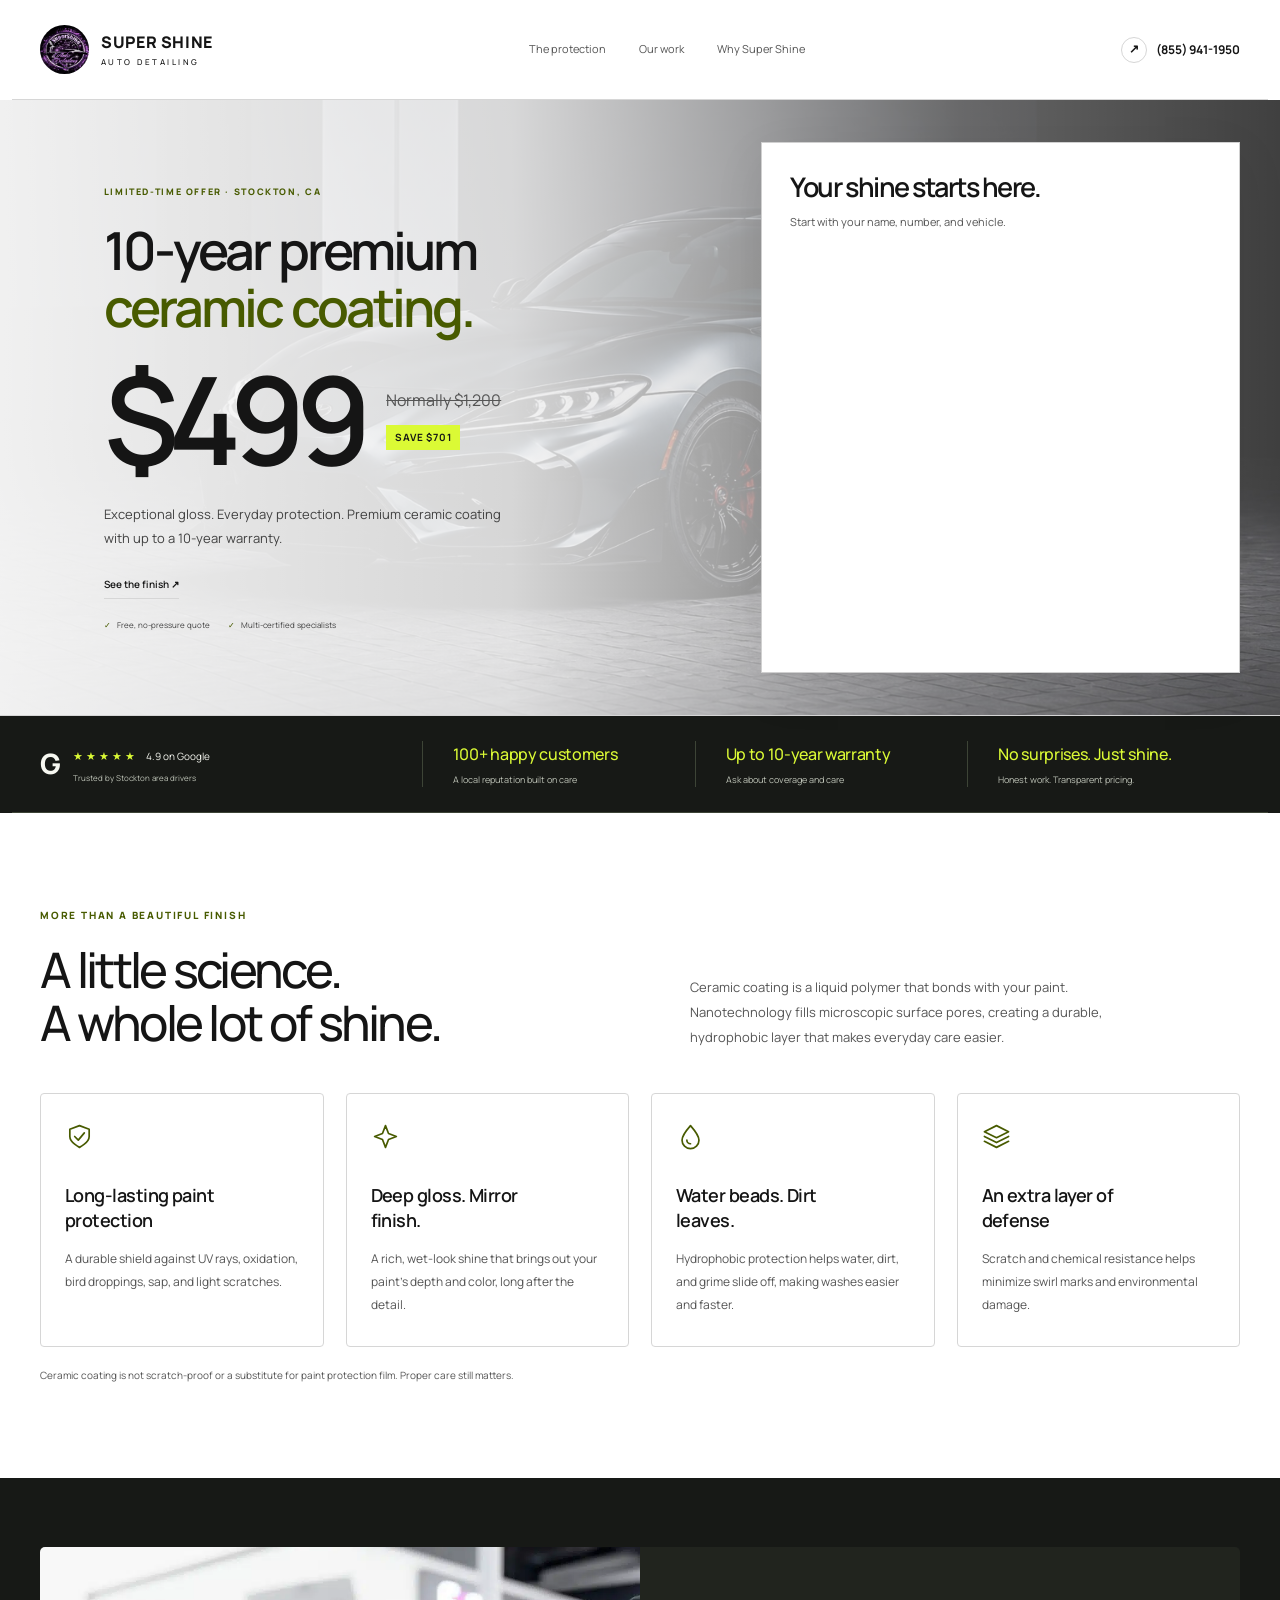
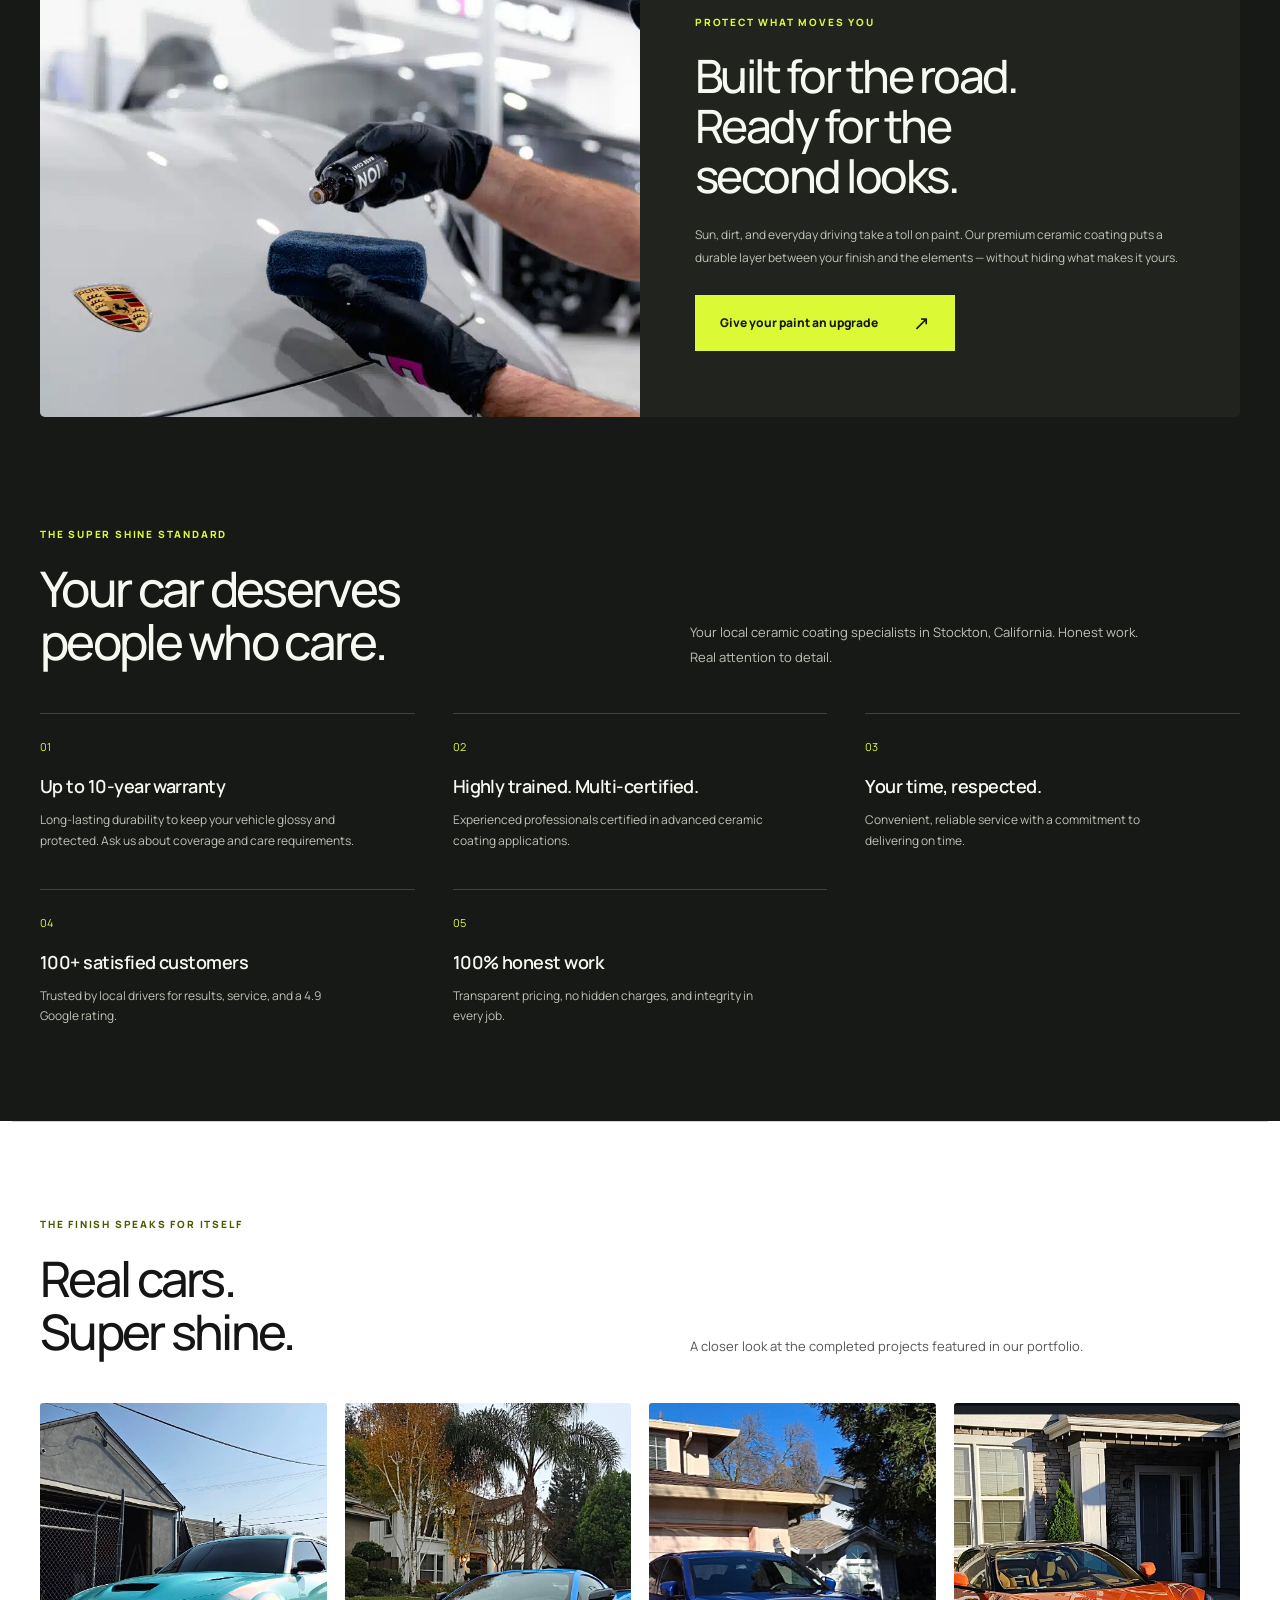
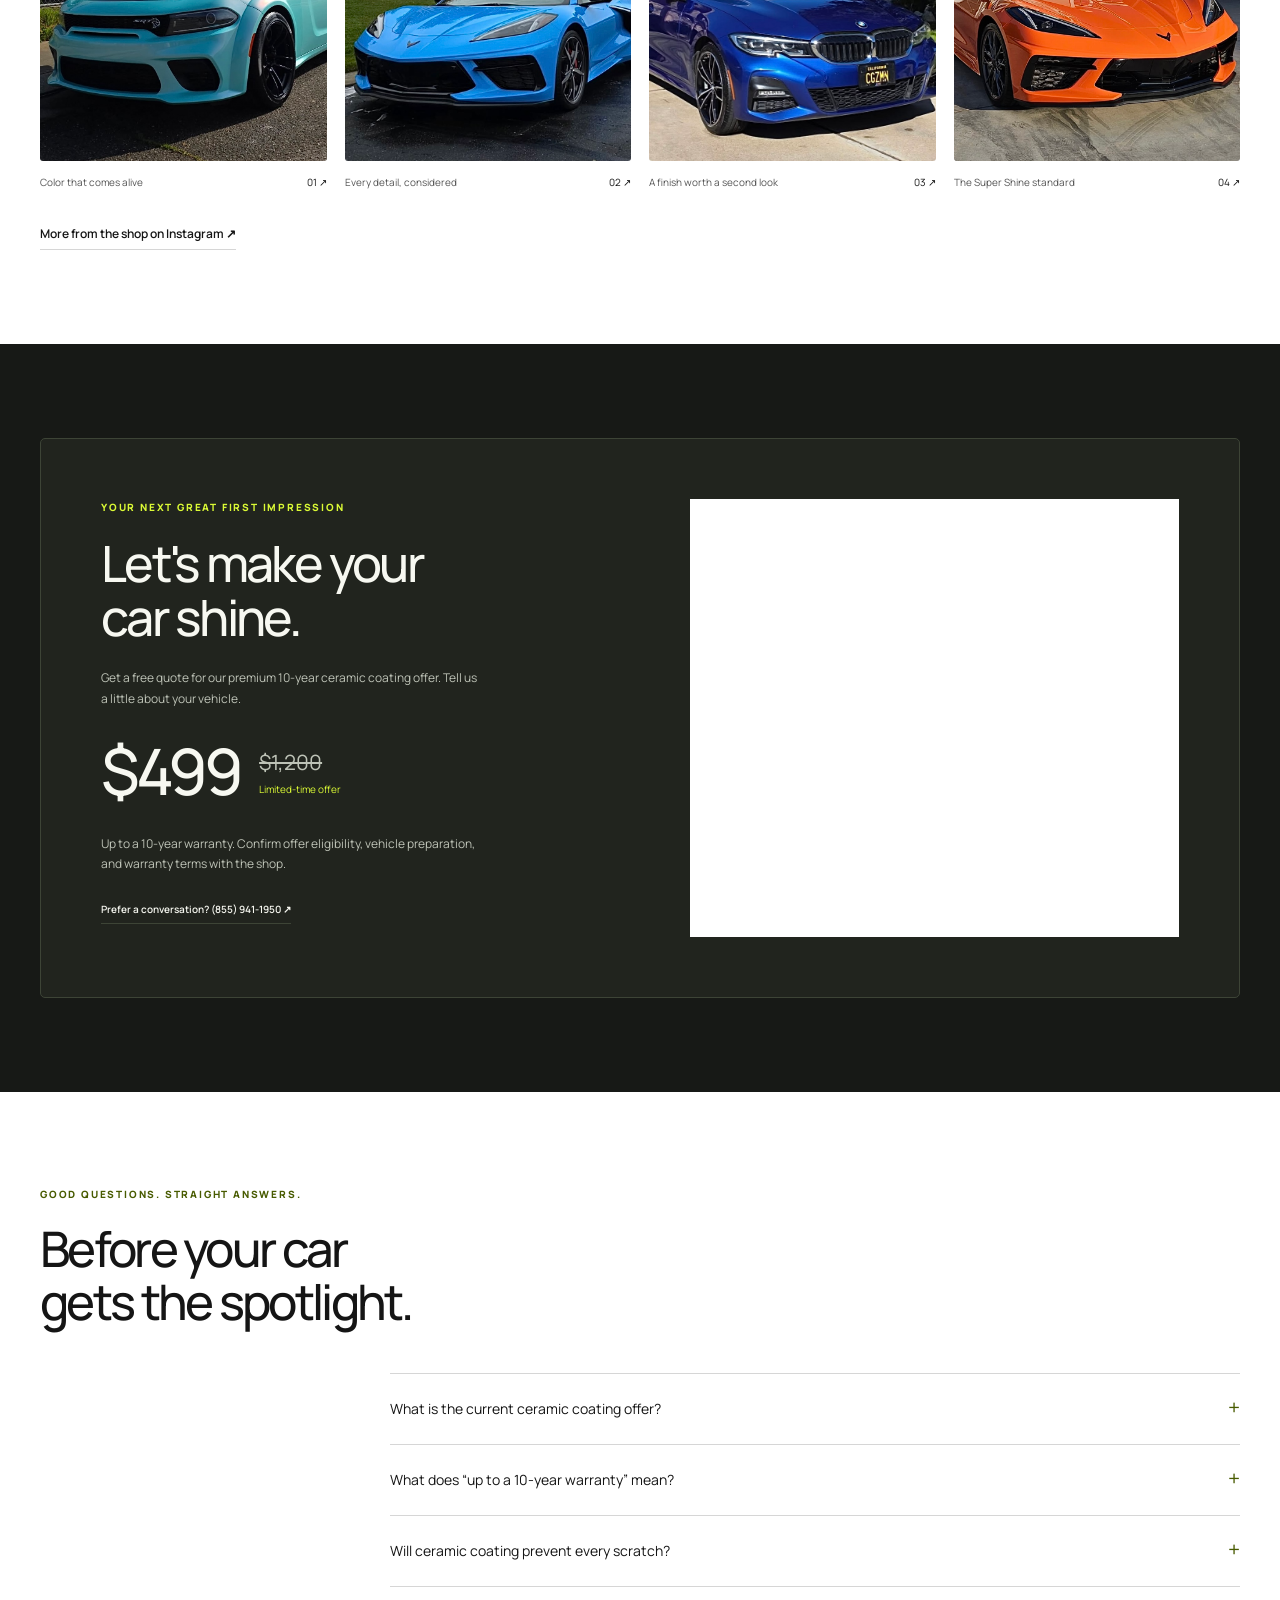
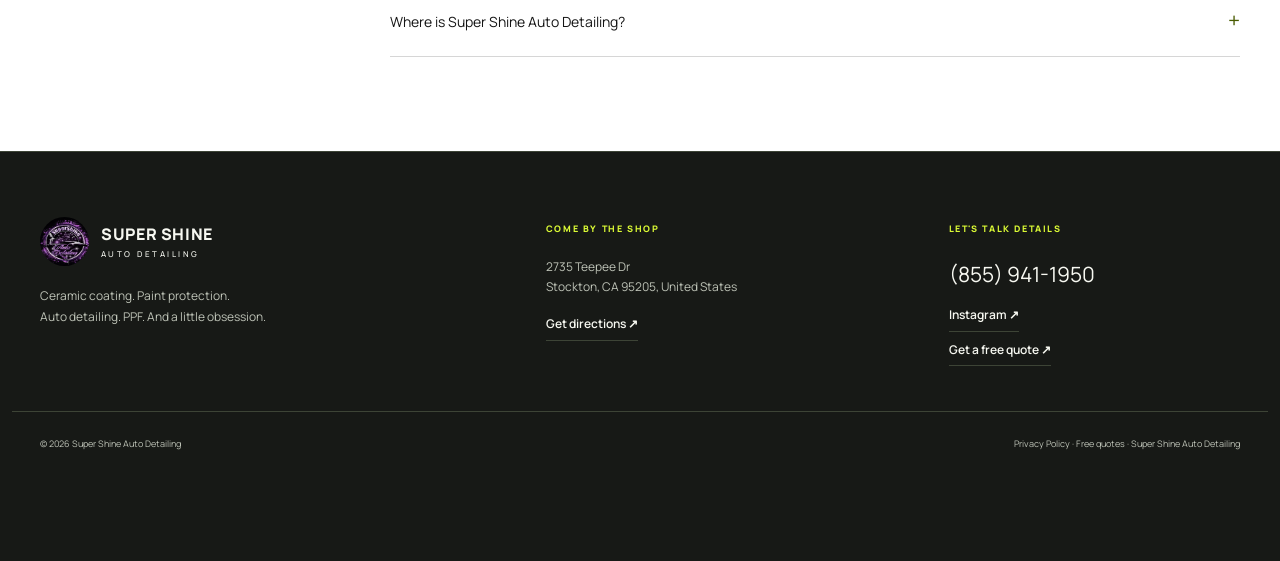
<file: daylight.html>
<!doctype html>
<!-- Generated by node build-daylight.mjs. Edit variant-f.js, shared.js, and index.html instead. -->
<!-- Analytics snippets are also installed on thank-you.html; rebuild daylight.html after edits. -->
<html lang="en">
<head>
  <meta charset="UTF-8">
  <meta name="viewport" content="width=device-width, initial-scale=1">
  <meta name="description" content="Explore six Super Shine Auto Detailing ceramic coating landing page prototypes.">
  <meta name="robots" content="noindex, nofollow">
  <script>
    // Register before forms load; thank-you routing must not wait for page-building scripts.
    // GHL sends this only after success. The iframe sandbox prevents its separate top-level redirect.
    window.addEventListener('message', event => {
      if (event.origin !== 'https://api.leadconnectorhq.com' || !Array.isArray(event.data)) return;
      const frame = [...document.querySelectorAll('iframe.ghl-form-frame')].find(frame => event.source === frame.contentWindow);
      if (!frame) return;
      const [action, storageKey, frameId, locationId, fingerprint] = event.data;
      if (action !== 'set-sticky-contacts' || locationId !== '60EP3VXxgFgxW4TtU50H' ||
          frameId !== frame.id || storageKey !== `embedded_iframe_${frameId}` ||
          typeof fingerprint !== 'string' || !fingerprint) return;
      window.location.assign(new URL('thank-you.html', window.location.href).href);
    });
  </script>
  <title>Daylight Studio | Super Shine Auto Detailing</title>
  <!-- Google tag (gtag.js) -->
  <script async src="https://www.googletagmanager.com/gtag/js?id=G-7VB8N1E1C8"></script>
  <script>
    window.dataLayer = window.dataLayer || [];
    function gtag(){dataLayer.push(arguments);}
    gtag('js', new Date());
    gtag('config', 'G-7VB8N1E1C8');
  </script>

  <!-- Google Tag Manager -->
  <script>(function(w,d,s,l,i){w[l]=w[l]||[];w[l].push({'gtm.start':
  new Date().getTime(),event:'gtm.js'});var f=d.getElementsByTagName(s)[0],
  j=d.createElement(s),dl=l!='dataLayer'?'&l='+l:'';j.async=true;j.src=
  'https://www.googletagmanager.com/gtm.js?id='+i+dl;f.parentNode.insertBefore(j,f);
  })(window,document,'script','dataLayer','GTM-5P8P426J');</script>
  <!-- End Google Tag Manager -->
  <link rel="icon" href="assets/logo.webp">
  <link rel="preconnect" href="https://fonts.googleapis.com">
  <link rel="preconnect" href="https://fonts.gstatic.com" crossorigin>
  <link rel="preconnect" href="https://api.leadconnectorhq.com">
  <link rel="preconnect" href="https://stcdn.leadconnectorhq.com" crossorigin>
  <link rel="preconnect" href="https://link.msgsndr.com" crossorigin>
  <link href="https://fonts.googleapis.com/css2?family=Barlow+Condensed:wght@500;600;700;800&family=Cormorant+Garamond:ital,wght@0,400;0,500;0,600;1,400;1,500&family=Manrope:wght@400;500;600;700;800&display=swap" rel="stylesheet">
  <link rel="stylesheet" href="base.css?v=offer-3">
  <link rel="stylesheet" href="variant-b.css?v=offer-3">
  <link rel="stylesheet" href="variant-c.css?v=offer-3">
  <link rel="stylesheet" href="variant-d.css?v=offer-3">
  <link rel="stylesheet" href="variant-e.css?v=offer-3">
  <link rel="stylesheet" href="variant-f.css?v=daylight-11">
  <script id="ghl-form-embed" src="https://link.msgsndr.com/js/form_embed.js" async></script>
  <script src="shared.js?v=offer-3" defer></script>
  <script src="variant-b.js?v=offer-3" defer></script>
  <script src="variant-c.js?v=offer-3" defer></script>
  <script src="variant-d.js?v=offer-3" defer></script>
  <script src="variant-e.js?v=offer-3" defer></script>
  <script src="prototype.js?v=daylight-10" defer></script>
</head>
<body class="variant-f">
  <a class="skip-link" href="#main">Skip to content</a>
  <div id="app" data-variant="F"><header class="site-header container"><a class="brand" href="#" aria-label="Super Shine Auto Detailing home"><img src="assets/logo.webp" alt="" width="54" height="54"><span>SUPER SHINE<small>AUTO DETAILING</small></span></a><nav class="desktop-nav" aria-label="Main navigation"><a href="#benefits">The protection</a><a href="#portfolio">Our work</a><a href="#why">Why Super Shine</a></nav><a class="header-call" href="tel:+18559411950"><span class="phone-symbol" aria-hidden="true">↗</span> (855) 941-1950</a><button class="menu-toggle" type="button" aria-expanded="false" aria-controls="mobile-menu">Menu <span aria-hidden="true">☰</span></button><nav id="mobile-menu" hidden aria-label="Mobile navigation"><a href="#benefits">The protection</a><a href="#portfolio">Our work</a><a href="#why">Why Super Shine</a><a href="#quote">Get a free quote</a><a href="tel:+18559411950">(855) 941-1950</a></nav></header>
  <main id="main">
    <section class="daylight-hero" aria-labelledby="daylight-title">
      <img class="daylight-backdrop" src="assets/source-hero.webp" alt="" width="1536" height="1024" fetchpriority="high">
      <div class="container daylight-grid">
        <div class="daylight-copy">
          <span class="eyebrow">LIMITED-TIME OFFER · STOCKTON, CA</span>
          <h1 id="daylight-title">10-year premium<br><span>ceramic coating.</span></h1>
          <div class="daylight-offer"><strong>$499</strong><div><s>Normally $1,200</s><span>SAVE $701</span></div></div>
          <p>Exceptional gloss. Everyday protection. Premium ceramic coating with up to a 10-year warranty.</p>
          <div class="hero-buttons"><a class="text-link" href="#portfolio">See the finish ↗</a></div>
          <div class="hero-assurance"><span>Free, no-pressure quote</span><span>Multi-certified specialists</span></div>
        </div>
        <aside class="daylight-card" aria-labelledby="daylight-form-title">
          <h2 id="daylight-form-title">Your shine starts here.</h2>
          <p>Start with your name, number, and vehicle.</p>
          <div id="hero-quote"><iframe class="ghl-form-frame" id="inline-aOzToGS2zimSOi3gUPpY-0"
    src="https://api.leadconnectorhq.com/widget/form/aOzToGS2zimSOi3gUPpY"
    title="Request your free ceramic coating quote" height="390" loading="eager"
    sandbox="allow-scripts allow-forms allow-same-origin allow-popups"
    data-form-id="aOzToGS2zimSOi3gUPpY"></iframe></div>
        </aside>
      </div>
    </section>
    <div class="daylight-dark">
    <div class="studio-trust container"><div class="google-rating"><span class="google-letter">G</span><div><span class="stars" aria-label="Google rating">★★★★★</span><b>4.9 on Google</b><small>Trusted by Stockton area drivers</small></div></div><div><strong>100+ happy customers</strong><small>A local reputation built on care</small></div><div><strong>Up to 10-year warranty</strong><small>Ask about coverage and care</small></div><div><strong>No surprises. Just shine.</strong><small>Honest work. Transparent pricing.</small></div></div>
    </div>
    <section id="benefits" class="section container"><div class="section-heading"><span class="eyebrow">MORE THAN A BEAUTIFUL FINISH</span><h2>A little science.<br>A whole lot of shine.</h2><p>Ceramic coating is a liquid polymer that bonds with your paint. Nanotechnology fills microscopic surface pores, creating a durable, hydrophobic layer that makes everyday care easier.</p></div><div class="benefit-grid"><article class="benefit"><div class="benefit-icon"><svg viewBox="0 0 24 24" fill="none" stroke="currentColor" stroke-width="1.4" stroke-linecap="round" stroke-linejoin="round" aria-hidden="true"><path d="m12 3 8 3v6c0 5-8 9-8 9s-8-4-8-9V6l8-3Z"/><path d="m8 12 3 3 5-6"/></svg></div><h3>Long-lasting paint protection</h3><p>A durable shield against UV rays, oxidation, bird droppings, sap, and light scratches.</p></article><article class="benefit"><div class="benefit-icon"><svg viewBox="0 0 24 24" fill="none" stroke="currentColor" stroke-width="1.4" stroke-linecap="round" stroke-linejoin="round" aria-hidden="true"><path d="m12 3 2.5 6.5L21 12l-6.5 2.5L12 21l-2.5-6.5L3 12l6.5-2.5L12 3Z"/></svg></div><h3>Deep gloss. Mirror finish.</h3><p>A rich, wet-look shine that brings out your paint’s depth and color, long after the detail.</p></article><article class="benefit"><div class="benefit-icon"><svg viewBox="0 0 24 24" fill="none" stroke="currentColor" stroke-width="1.4" stroke-linecap="round" stroke-linejoin="round" aria-hidden="true"><path d="M12 3S5 11 5 15a7 7 0 0 0 14 0c0-4-7-12-7-12Z"/><path d="M9 15a3 3 0 0 0 3 3"/></svg></div><h3>Water beads. Dirt leaves.</h3><p>Hydrophobic protection helps water, dirt, and grime slide off, making washes easier and faster.</p></article><article class="benefit"><div class="benefit-icon"><svg viewBox="0 0 24 24" fill="none" stroke="currentColor" stroke-width="1.4" stroke-linecap="round" stroke-linejoin="round" aria-hidden="true"><path d="m12 3 10 5-10 5L2 8l10-5Z"/><path d="m2 12 10 5 10-5M2 16l10 5 10-5"/></svg></div><h3>An extra layer of defense</h3><p>Scratch and chemical resistance helps minimize swirl marks and environmental damage.</p></article></div><p class="fine-print">Ceramic coating is not scratch-proof or a substitute for paint protection film. Proper care still matters.</p></section>
    <div class="daylight-dark daylight-story">
    <div class="container"><section class="studio-statement"><img src="assets/coating.webp" alt="Close-up showing a ceramic-coated automotive finish" width="800" height="600" loading="lazy"><div><span class="eyebrow">PROTECT WHAT MOVES YOU</span><h2>Built for the road.<br>Ready for the<br>second looks.</h2><p>Sun, dirt, and everyday driving take a toll on paint. Our premium ceramic coating puts a durable layer between your finish and the elements — without hiding what makes it yours.</p><a class="button" href="#quote">Give your paint an upgrade<span aria-hidden="true">↗</span></a></div></section></div>
      <section id="why" class="section container"><div class="section-heading"><span class="eyebrow">THE SUPER SHINE STANDARD</span><h2>Your car deserves<br>people who care.</h2><p>Your local ceramic coating specialists in Stockton, California. Honest work. Real attention to detail.</p></div><div class="why-grid"><article class="reason"><span class="reason-number">01</span><h3>Up to 10-year warranty</h3><p>Long-lasting durability to keep your vehicle glossy and protected. Ask us about coverage and care requirements.</p></article><article class="reason"><span class="reason-number">02</span><h3>Highly trained. Multi-certified.</h3><p>Experienced professionals certified in advanced ceramic coating applications.</p></article><article class="reason"><span class="reason-number">03</span><h3>Your time, respected.</h3><p>Convenient, reliable service with a commitment to delivering on time.</p></article><article class="reason"><span class="reason-number">04</span><h3>100+ satisfied customers</h3><p>Trusted by local drivers for results, service, and a 4.9 Google rating.</p></article><article class="reason"><span class="reason-number">05</span><h3>100% honest work</h3><p>Transparent pricing, no hidden charges, and integrity in every job.</p></article></div></section>
    </div>
    <section id="portfolio" class="section container"><div class="section-heading"><span class="eyebrow">THE FINISH SPEAKS FOR ITSELF</span><h2>Real cars.<br>Super shine.</h2><p>A closer look at the completed projects featured in our portfolio.</p></div><div class="portfolio-grid"><figure><img src="assets/charger.webp" alt="Turquoise Dodge Charger" loading="lazy" width="900" height="1125"><figcaption><span>Color that comes alive</span><span>01 ↗</span></figcaption></figure><figure><img src="assets/project-2.webp" alt="Super Shine completed vehicle project" loading="lazy" width="900" height="1125"><figcaption><span>Every detail, considered</span><span>02 ↗</span></figcaption></figure><figure><img src="assets/project-3.webp" alt="Vehicle from the Super Shine portfolio" loading="lazy" width="900" height="1125"><figcaption><span>A finish worth a second look</span><span>03 ↗</span></figcaption></figure><figure><img src="assets/project-4.webp" alt="Super Shine automotive detailing project" loading="lazy" width="900" height="1125"><figcaption><span>The Super Shine standard</span><span>04 ↗</span></figcaption></figure></div><a class="text-link" href="https://www.instagram.com/supershineauto_detailing/" target="_blank" rel="noopener noreferrer">More from the shop on Instagram <span aria-hidden="true">↗</span></a></section>
    <div class="daylight-dark"><section id="quote" class="section container"><div class="quote-layout"><div class="quote-copy"><span class="eyebrow">YOUR NEXT GREAT FIRST IMPRESSION</span><h2>Let's make your<br>car shine.</h2><p>Get a free quote for our premium 10-year ceramic coating offer. Tell us a little about your vehicle.</p><div class="quote-price"><strong>$499</strong><span><s>$1,200</s><small>Limited-time offer</small></span></div><p>Up to a 10-year warranty. Confirm offer eligibility, vehicle preparation, and warranty terms with the shop.</p><a class="text-link" href="tel:+18559411950">Prefer a conversation? (855) 941-1950 ↗</a></div><div class="ghl-quote"><iframe class="ghl-form-frame" id="inline-aOzToGS2zimSOi3gUPpY-1"
    src="https://api.leadconnectorhq.com/widget/form/aOzToGS2zimSOi3gUPpY"
    title="Request your free ceramic coating quote" height="390" loading="eager"
    sandbox="allow-scripts allow-forms allow-same-origin allow-popups"
    data-form-id="aOzToGS2zimSOi3gUPpY"></iframe></div></div></section></div>
    <section id="faq" class="section container"><div class="section-heading"><span class="eyebrow">GOOD QUESTIONS. STRAIGHT ANSWERS.</span><h2>Before your car<br>gets the spotlight.</h2></div><div class="faq-list"><details><summary>What is the current ceramic coating offer?</summary><p>The source offer is premium 10-year ceramic coating for $499, normally $1,200, for a limited time. Contact the shop to confirm availability and what your vehicle needs.</p></details><details><summary>What does “up to a 10-year warranty” mean?</summary><p>The advertised coating offers up to 10 years of warranty and durability. Ask Super Shine about the specific coverage, eligibility, and maintenance requirements for your vehicle before booking.</p></details><details><summary>Will ceramic coating prevent every scratch?</summary><p>No. It helps resist light scratches, swirl marks, chemicals, and environmental contamination, but it is not scratch-proof. Ask about paint protection film (PPF) for a different level of physical protection.</p></details><details><summary>Where is Super Shine Auto Detailing?</summary><p>Visit us at 2735 Teepee Dr, Stockton, CA 95205, United States. Call <a href="tel:+18559411950">(855) 941-1950</a> to discuss your vehicle.</p></details></div></section>
  </main><footer class="site-footer"><div class="container footer-grid"><div><a class="brand" href="#"><img src="assets/logo.webp" alt="Super Shine logo" width="64" height="64"><span>SUPER SHINE<small>AUTO DETAILING</small></span></a><p>Ceramic coating. Paint protection.<br>Auto detailing. PPF. And a little obsession.</p></div><div><span class="eyebrow">COME BY THE SHOP</span><address>2735 Teepee Dr<br>Stockton, CA 95205, United States</address><a class="text-link" href="https://www.google.com/maps/search/?api=1&query=Super+Shine+Auto+Detailing+2735+Teepee+Dr+Stockton+CA+95205" target="_blank" rel="noopener noreferrer">Get directions ↗</a></div><div><span class="eyebrow">LET'S TALK DETAILS</span><a class="footer-phone" href="tel:+18559411950">(855) 941-1950</a><a class="text-link" href="https://www.instagram.com/supershineauto_detailing/" target="_blank" rel="noopener noreferrer">Instagram ↗</a><a class="text-link" href="#quote">Get a free quote ↗</a></div></div><div class="container footer-bottom"><span>© 2026 Super Shine Auto Detailing</span><span><a href="privacy">Privacy Policy</a> · Free quotes · Super Shine Auto Detailing</span></div></footer></div>
  <dialog id="quote-dialog" class="quote-dialog" aria-labelledby="quote-dialog-title" aria-describedby="quote-dialog-description">
    <button class="dialog-close" type="button" aria-label="Close quote form">×</button>
    <div class="dialog-heading">
      <span class="eyebrow">YOUR FREE QUOTE STARTS HERE</span>
      <h2 id="quote-dialog-title">Claim your <span>$499</span> offer.</h2>
      <p id="quote-dialog-description">Premium 10-year ceramic coating. Normally <s>$1,200</s> — save $701. Up to a 10-year warranty; ask the shop for terms.</p>
    </div>
    <div class="dialog-form"></div>
  </dialog>
  <nav class="prototype-switcher" aria-label="Prototype designs">
    <button type="button" data-direction="-1" aria-label="Previous design">←</button>
    <div><span class="switcher-caption">DESIGN EXPLORATION</span><span id="variant-label" aria-live="polite"></span></div>
    <div class="variant-dots"><a href="./?variant=A" aria-label="Design A: Midnight Studio">01</a><a href="./?variant=B" aria-label="Design B: The Atelier">02</a><a href="./?variant=C" aria-label="Design C: Performance">03</a><a href="./?variant=D" aria-label="Design D: Purple Noir">04</a><a href="./?variant=E" aria-label="Design E: Silver Signature">05</a><a href="daylight.html?variant=F" aria-label="Design F: Daylight Studio">06</a></div>
    <button type="button" data-direction="1" aria-label="Next design">→</button>
  </nav>
  <noscript>To request a quote, enable JavaScript or call <a href="tel:+18559411950">(855) 941-1950</a>.</noscript>
  <!-- Google Tag Manager (noscript) -->
  <noscript><iframe src="https://www.googletagmanager.com/ns.html?id=GTM-5P8P426J"
  height="0" width="0" style="display:none;visibility:hidden"></iframe></noscript>
  <!-- End Google Tag Manager (noscript) -->
</body>
</html>
</file>
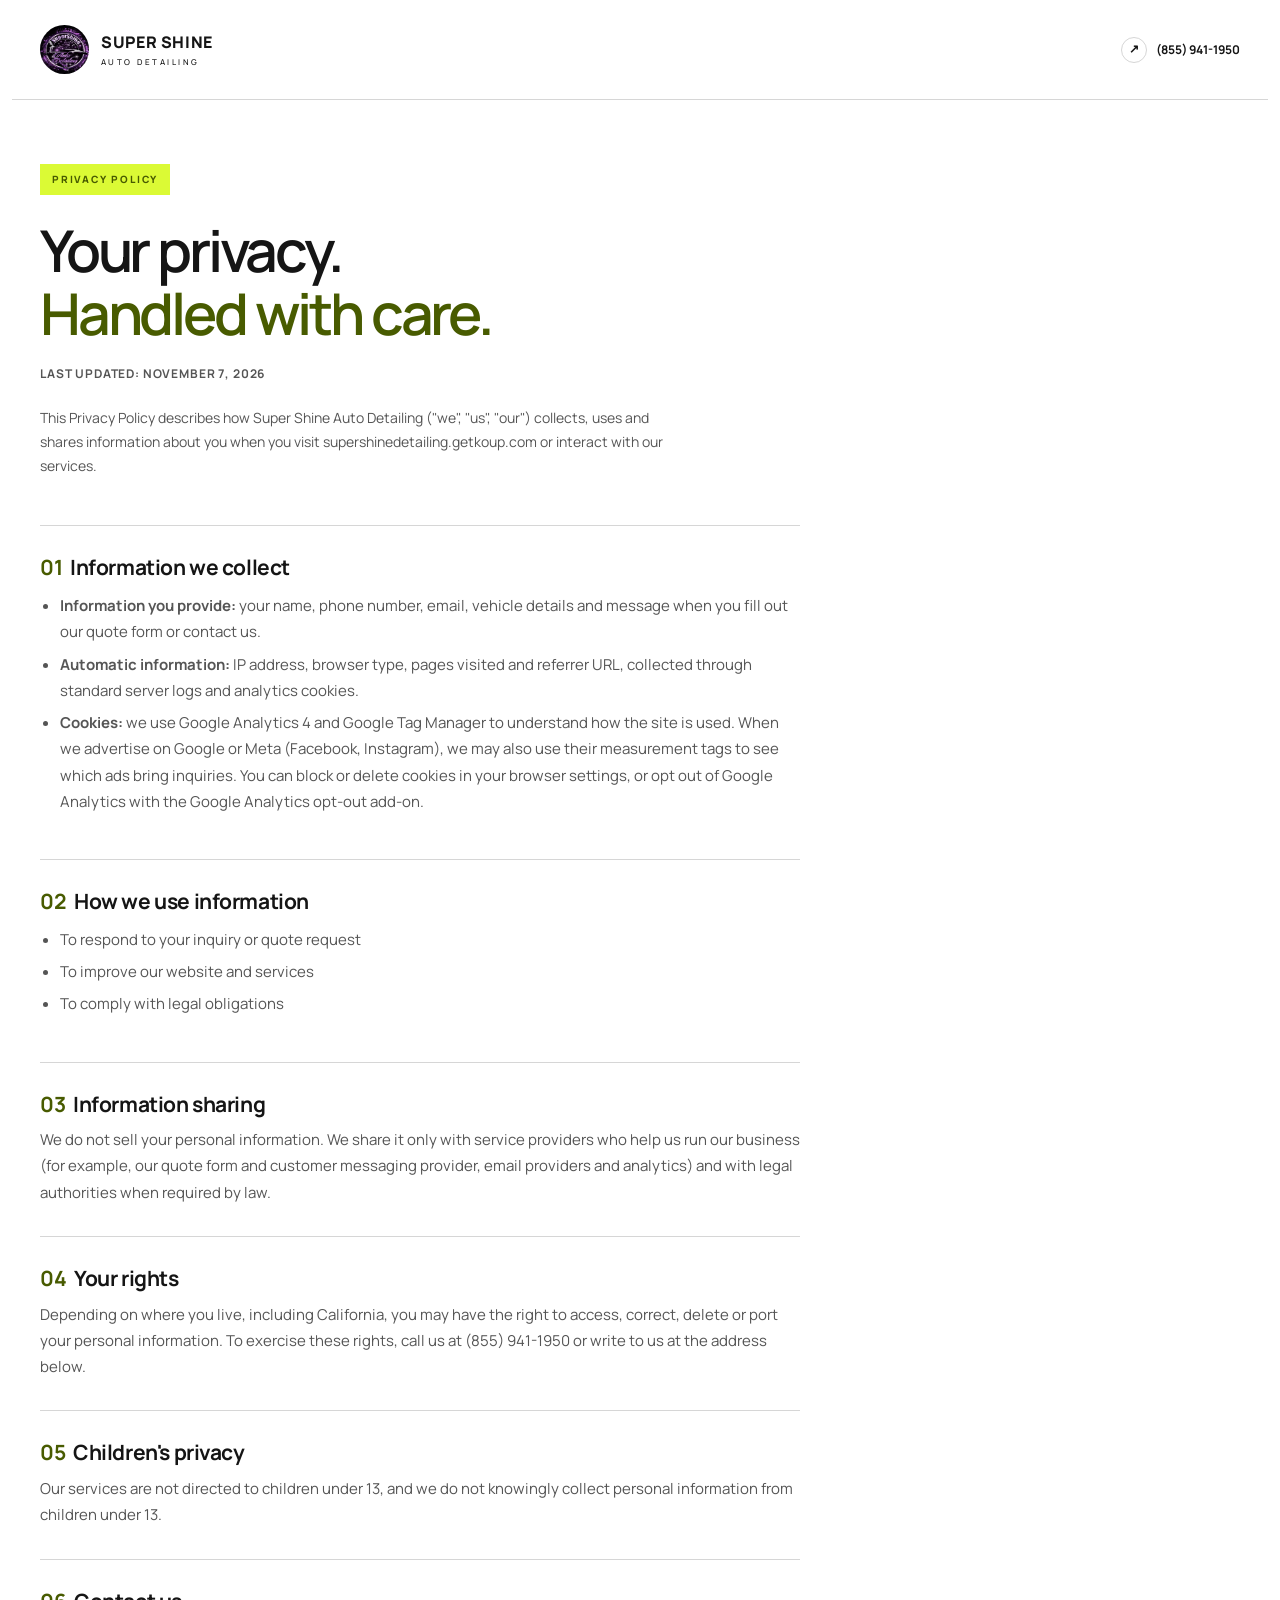
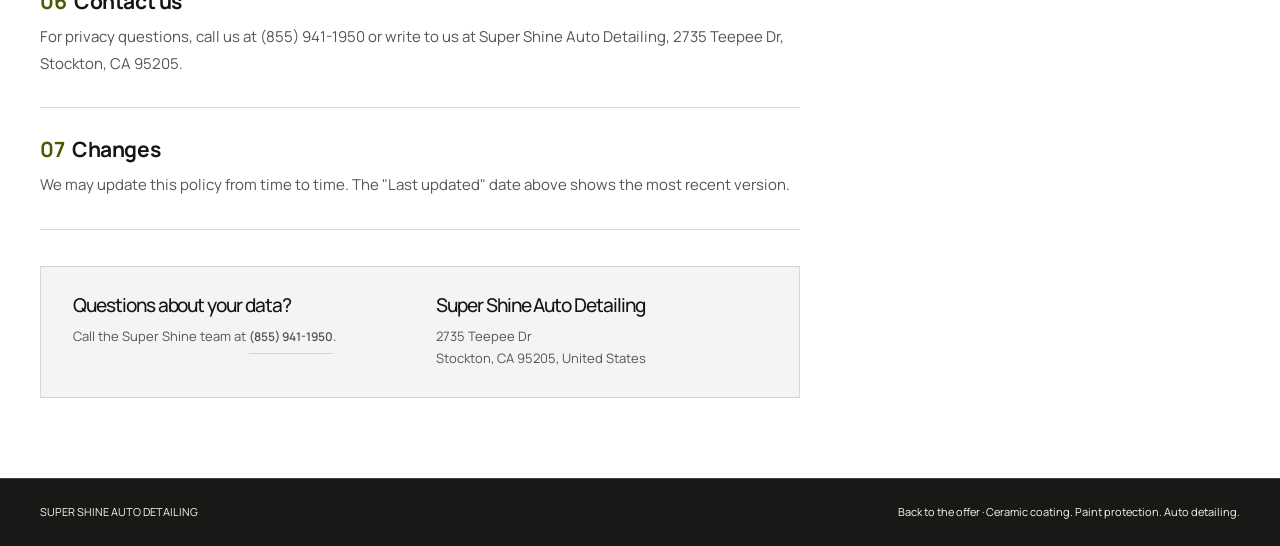
<file: privacy.html>
<!doctype html>
<html lang="en">
<head>
  <meta charset="UTF-8">
  <meta name="viewport" content="width=device-width, initial-scale=1">
  <meta name="description" content="Privacy Policy for Super Shine Auto Detailing in Stockton, California: what information we collect, how we use it and your choices.">
  <title>Privacy Policy | Super Shine Auto Detailing</title>
  <link rel="canonical" href="https://supershinedetailing.getkoup.com/privacy">
  <!-- Google tag (gtag.js) -->
  <script async src="https://www.googletagmanager.com/gtag/js?id=G-7VB8N1E1C8"></script>
  <script>
    window.dataLayer = window.dataLayer || [];
    function gtag(){dataLayer.push(arguments);}
    gtag('js', new Date());
    gtag('config', 'G-7VB8N1E1C8');
  </script>

  <!-- Google Tag Manager -->
  <script>(function(w,d,s,l,i){w[l]=w[l]||[];w[l].push({'gtm.start':
  new Date().getTime(),event:'gtm.js'});var f=d.getElementsByTagName(s)[0],
  j=d.createElement(s),dl=l!='dataLayer'?'&l='+l:'';j.async=true;j.src=
  'https://www.googletagmanager.com/gtm.js?id='+i+dl;f.parentNode.insertBefore(j,f);
  })(window,document,'script','dataLayer','GTM-5P8P426J');</script>
  <!-- End Google Tag Manager -->
  <link rel="icon" href="assets/logo.webp">
  <link rel="preconnect" href="https://fonts.googleapis.com">
  <link rel="preconnect" href="https://fonts.gstatic.com" crossorigin>
  <link href="https://fonts.googleapis.com/css2?family=Manrope:wght@400;500;600;700;800&display=swap" rel="stylesheet">
  <link rel="stylesheet" href="base.css?v=offer-3">
  <link rel="stylesheet" href="variant-f.css?v=daylight-11">
  <style>
    .policy-header { justify-content: space-between; }
    .policy-main { padding-block: 64px 80px; }
    .policy-intro { max-width: 760px; }
    .policy-intro .eyebrow { display: inline-block; background: var(--accent); color: var(--on-accent); padding: 7px 12px; margin-bottom: 24px; }
    .policy-intro h1 { font-size: clamp(42px, 4.5vw, 66px); font-weight: 600; line-height: 1.1; letter-spacing: -.055em; }
    .policy-intro h1 span { color: var(--accent-ink); }
    .policy-updated { margin-top: 18px; font-size: 12px; font-weight: 700; letter-spacing: .07em; text-transform: uppercase; color: var(--muted); }
    .policy-lead { max-width: 640px; margin-top: 22px; color: var(--muted); }
    .policy-body { max-width: 760px; margin-top: 48px; border-top: 1px solid var(--line); }
    .policy-body section { padding-block: 30px; border-bottom: 1px solid var(--line); }
    .policy-body h2 { font-size: 21px; font-weight: 700; letter-spacing: -.02em; margin-bottom: 12px; }
    .policy-body h2 span { color: var(--accent-ink); margin-right: 8px; }
    .policy-body p, .policy-body li { color: var(--muted); font-size: 15px; line-height: 1.75; }
    .policy-body p + p, .policy-body p + ul, .policy-body ul + p { margin-top: 12px; }
    .policy-body ul { padding-left: 20px; }
    .policy-body li { margin-top: 6px; }
    .policy-body strong { color: var(--ink, inherit); }
    .policy-body address { font-style: normal; }
    .policy-contact { margin-top: 36px; padding: 28px 32px; display: grid; grid-template-columns: 1fr 1fr; gap: 32px; border: 1px solid var(--line); background: var(--surface); max-width: 760px; }
    .policy-contact h2 { font-size: 19px; margin-bottom: 10px; }
    .policy-contact p, .policy-contact address { color: var(--muted); font-size: 13px; font-style: normal; }
    .policy-footer { padding-block: 24px; }
    .policy-footer .container { display: flex; flex-wrap: wrap; justify-content: space-between; gap: 12px; font-size: 11px; }
    @media (max-width: 760px) {
      .policy-main { padding-block: 38px 56px; }
      .policy-body { margin-top: 32px; }
      .policy-body section { padding-block: 24px; }
      .policy-body p, .policy-body li { font-size: 14px; }
      .policy-contact { grid-template-columns: minmax(0, 1fr); gap: 24px; padding: 24px; }
    }
  </style>
</head>
<body class="variant-f">
  <a class="skip-link" href="#main">Skip to content</a>
  <header class="site-header container policy-header">
    <a class="brand" href="daylight.html" aria-label="Super Shine Auto Detailing home"><img src="assets/logo.webp" alt="" width="54" height="54"><span>SUPER SHINE<small>AUTO DETAILING</small></span></a>
    <a class="header-call" href="tel:+18559411950"><span class="phone-symbol" aria-hidden="true">↗</span> (855) 941-1950</a>
  </header>
  <main id="main" class="container policy-main">
    <section class="policy-intro" aria-labelledby="policy-title">
      <span class="eyebrow">PRIVACY POLICY</span>
      <h1 id="policy-title">Your privacy.<br><span>Handled with care.</span></h1>
      <p class="policy-updated">Last updated: November 7, 2026</p>
      <p class="policy-lead">This Privacy Policy describes how Super Shine Auto Detailing ("we", "us", "our") collects, uses and shares information about you when you visit supershinedetailing.getkoup.com or interact with our services.</p>
    </section>

    <div class="policy-body">
      <section aria-labelledby="p1">
        <h2 id="p1"><span>01</span>Information we collect</h2>
        <ul>
          <li><strong>Information you provide:</strong> your name, phone number, email, vehicle details and message when you fill out our quote form or contact us.</li>
          <li><strong>Automatic information:</strong> IP address, browser type, pages visited and referrer URL, collected through standard server logs and analytics cookies.</li>
          <li><strong>Cookies:</strong> we use Google Analytics 4 and Google Tag Manager to understand how the site is used. When we advertise on Google or Meta (Facebook, Instagram), we may also use their measurement tags to see which ads bring inquiries. You can block or delete cookies in your browser settings, or opt out of Google Analytics with the <a href="https://tools.google.com/dlpage/gaoptout" target="_blank" rel="noopener noreferrer">Google Analytics opt-out add-on</a>.</li>
        </ul>
      </section>

      <section aria-labelledby="p2">
        <h2 id="p2"><span>02</span>How we use information</h2>
        <ul>
          <li>To respond to your inquiry or quote request</li>
          <li>To improve our website and services</li>
          <li>To comply with legal obligations</li>
        </ul>
      </section>

      <section aria-labelledby="p3">
        <h2 id="p3"><span>03</span>Information sharing</h2>
        <p>We do not sell your personal information. We share it only with service providers who help us run our business (for example, our quote form and customer messaging provider, email providers and analytics) and with legal authorities when required by law.</p>
      </section>

      <section aria-labelledby="p4">
        <h2 id="p4"><span>04</span>Your rights</h2>
        <p>Depending on where you live, including California, you may have the right to access, correct, delete or port your personal information. To exercise these rights, call us at <a href="tel:+18559411950">(855) 941-1950</a> or write to us at the address below.</p>
      </section>

      <section aria-labelledby="p5">
        <h2 id="p5"><span>05</span>Children's privacy</h2>
        <p>Our services are not directed to children under 13, and we do not knowingly collect personal information from children under 13.</p>
      </section>

      <section aria-labelledby="p6">
        <h2 id="p6"><span>06</span>Contact us</h2>
        <p>For privacy questions, call us at <a href="tel:+18559411950">(855) 941-1950</a> or write to us at Super Shine Auto Detailing, 2735 Teepee Dr, Stockton, CA 95205.</p>
      </section>

      <section aria-labelledby="p7">
        <h2 id="p7"><span>07</span>Changes</h2>
        <p>We may update this policy from time to time. The "Last updated" date above shows the most recent version.</p>
      </section>
    </div>

    <section class="policy-contact" aria-labelledby="contact-title">
      <div><h2 id="contact-title">Questions about your data?</h2><p>Call the Super Shine team at <a class="text-link" href="tel:+18559411950">(855) 941-1950</a>.</p></div>
      <div><h2>Super Shine Auto Detailing</h2><address>2735 Teepee Dr<br>Stockton, CA 95205, United States</address></div>
    </section>
  </main>
  <footer class="site-footer policy-footer"><div class="container"><span>SUPER SHINE AUTO DETAILING</span><span><a href="daylight.html">Back to the offer</a> · Ceramic coating. Paint protection. Auto detailing.</span></div></footer>
  <!-- Google Tag Manager (noscript) -->
  <noscript><iframe src="https://www.googletagmanager.com/ns.html?id=GTM-5P8P426J"
  height="0" width="0" style="display:none;visibility:hidden"></iframe></noscript>
  <!-- End Google Tag Manager (noscript) -->
</body>
</html>
</file>
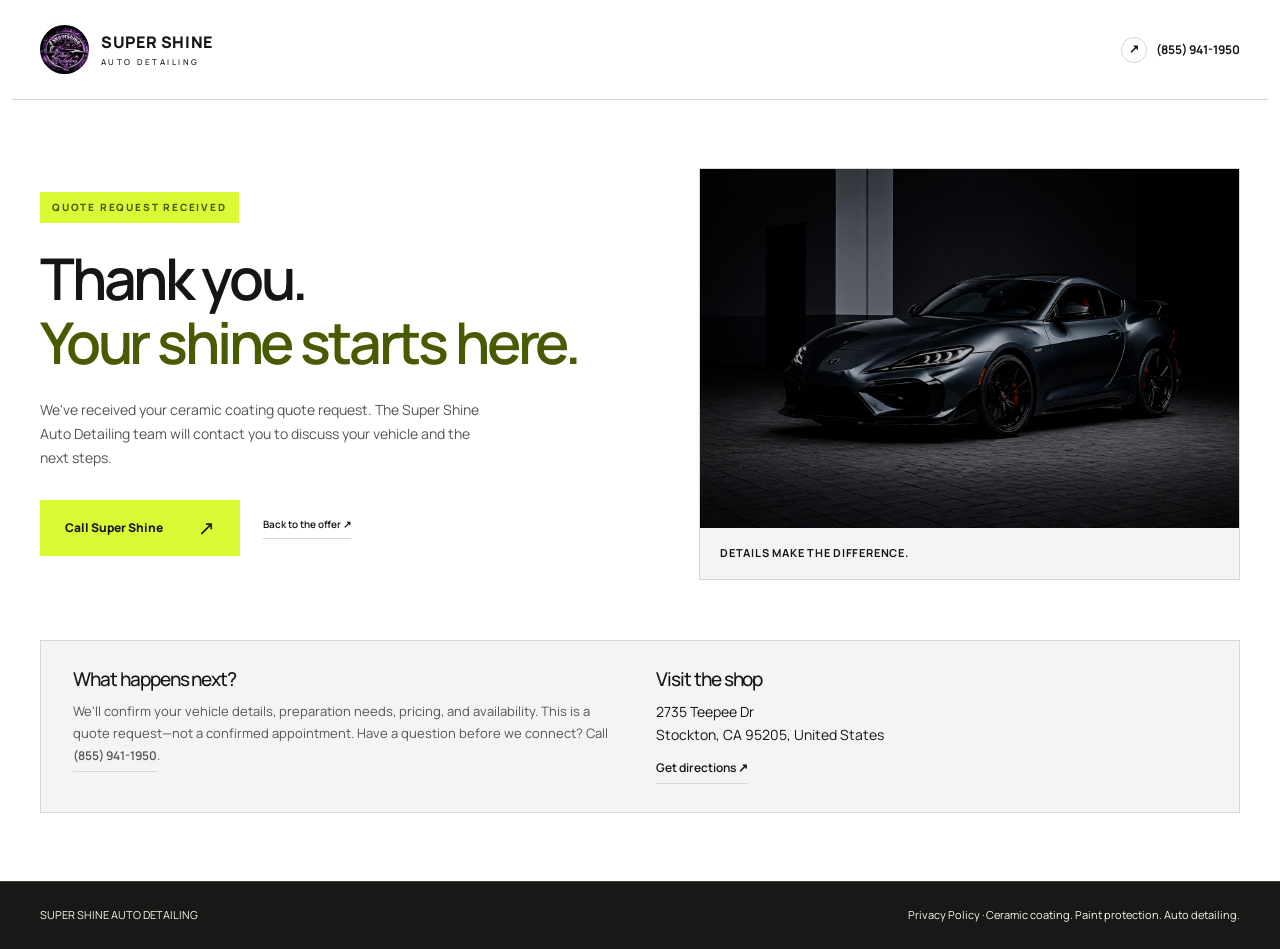
<file: thank-you.html>
<!doctype html>
<html lang="en">
<head>
  <meta charset="UTF-8">
  <meta name="viewport" content="width=device-width, initial-scale=1">
  <meta name="robots" content="noindex, nofollow">
  <meta name="description" content="Thank you for requesting a ceramic coating quote from Super Shine Auto Detailing in Stockton, California.">
  <title>Thank You | Super Shine Auto Detailing</title>
  <!-- Google tag (gtag.js) -->
  <script async src="https://www.googletagmanager.com/gtag/js?id=G-7VB8N1E1C8"></script>
  <script>
    window.dataLayer = window.dataLayer || [];
    function gtag(){dataLayer.push(arguments);}
    gtag('js', new Date());
    gtag('config', 'G-7VB8N1E1C8');
  </script>

  <!-- Google Tag Manager -->
  <script>(function(w,d,s,l,i){w[l]=w[l]||[];w[l].push({'gtm.start':
  new Date().getTime(),event:'gtm.js'});var f=d.getElementsByTagName(s)[0],
  j=d.createElement(s),dl=l!='dataLayer'?'&l='+l:'';j.async=true;j.src=
  'https://www.googletagmanager.com/gtm.js?id='+i+dl;f.parentNode.insertBefore(j,f);
  })(window,document,'script','dataLayer','GTM-5P8P426J');</script>
  <!-- End Google Tag Manager -->
  <link rel="icon" href="assets/logo.webp">
  <link rel="preconnect" href="https://fonts.googleapis.com">
  <link rel="preconnect" href="https://fonts.gstatic.com" crossorigin>
  <link href="https://fonts.googleapis.com/css2?family=Manrope:wght@400;500;600;700;800&display=swap" rel="stylesheet">
  <link rel="stylesheet" href="base.css?v=offer-3">
  <link rel="stylesheet" href="variant-f.css?v=daylight-10">
  <style>
    .thank-you-header { justify-content: space-between; }
    .thank-you-main { padding-block: 68px; }
    .thank-you-grid { display: grid; grid-template-columns: 1.1fr 1fr; gap: 64px; align-items: center; }
    .thank-you-copy .eyebrow { display: inline-block; background: var(--accent); color: var(--on-accent); padding: 7px 12px; margin-bottom: 24px; }
    .thank-you-copy h1 { font-size: clamp(42px, 4.5vw, 66px); font-weight: 600; line-height: 1.1; letter-spacing: -.055em; }
    .thank-you-copy h1 span { color: var(--accent-ink); }
    .thank-you-copy > p { max-width: 460px; margin-top: 24px; color: var(--muted); }
    .thank-you-copy .hero-buttons { flex-wrap: wrap; margin-top: 30px; }
    .thank-you-photo { background: var(--surface); border: 1px solid var(--line); }
    .thank-you-photo img { width: 100%; height: auto; }
    .thank-you-photo figcaption { padding: 16px 20px; font-size: 11px; font-weight: 700; letter-spacing: .07em; }
    .thank-you-next { margin-top: 60px; padding: 28px 32px; display: grid; grid-template-columns: 1fr 1fr; gap: 32px; border: 1px solid var(--line); background: var(--surface); }
    .thank-you-next h2 { font-size: 19px; margin-bottom: 10px; }
    .thank-you-next p { color: var(--muted); font-size: 13px; }
    .thank-you-next address { font-style: normal; margin-bottom: 8px; }
    .thank-you-footer { padding-block: 24px; }
    .thank-you-footer .container { display: flex; flex-wrap: wrap; justify-content: space-between; gap: 12px; font-size: 11px; }
    @media (max-width: 760px) {
      .thank-you-main { padding-block: 38px; }
      .thank-you-grid, .thank-you-next { grid-template-columns: minmax(0, 1fr); gap: 28px; }
      .thank-you-next { margin-top: 32px; padding: 24px; }
    }
  </style>
</head>
<body class="variant-f">
  <a class="skip-link" href="#main">Skip to content</a>
  <header class="site-header container thank-you-header">
    <a class="brand" href="daylight.html" aria-label="Super Shine Auto Detailing home"><img src="assets/logo.webp" alt="" width="54" height="54"><span>SUPER SHINE<small>AUTO DETAILING</small></span></a>
    <a class="header-call" href="tel:+18559411950"><span class="phone-symbol" aria-hidden="true">↗</span> (855) 941-1950</a>
  </header>
  <main id="main" class="container thank-you-main">
    <div class="thank-you-grid">
      <section class="thank-you-copy" aria-labelledby="thank-you-title">
        <span class="eyebrow">QUOTE REQUEST RECEIVED</span>
        <h1 id="thank-you-title">Thank you.<br><span>Your shine starts here.</span></h1>
        <p>We've received your ceramic coating quote request. The Super Shine Auto Detailing team will contact you to discuss your vehicle and the next steps.</p>
        <div class="hero-buttons"><a class="button" href="tel:+18559411950">Call Super Shine <span aria-hidden="true">↗</span></a><a class="text-link" href="daylight.html">Back to the offer ↗</a></div>
      </section>
      <figure class="thank-you-photo"><img src="assets/source-hero.webp" alt="A freshly detailed car in the Super Shine studio" width="1536" height="1024"><figcaption>DETAILS MAKE THE DIFFERENCE.</figcaption></figure>
    </div>
    <section class="thank-you-next" aria-labelledby="next-title">
      <div><h2 id="next-title">What happens next?</h2><p>We'll confirm your vehicle details, preparation needs, pricing, and availability. This is a quote request—not a confirmed appointment. Have a question before we connect? Call <a class="text-link" href="tel:+18559411950">(855) 941-1950</a>.</p></div>
      <div><h2>Visit the shop</h2><address>2735 Teepee Dr<br>Stockton, CA 95205, United States</address><a class="text-link" href="https://www.google.com/maps/search/?api=1&amp;query=Super+Shine+Auto+Detailing+2735+Teepee+Dr+Stockton+CA+95205" target="_blank" rel="noopener noreferrer">Get directions ↗</a></div>
    </section>
  </main>
  <footer class="site-footer thank-you-footer"><div class="container"><span>SUPER SHINE AUTO DETAILING</span><span><a href="privacy">Privacy Policy</a> · Ceramic coating. Paint protection. Auto detailing.</span></div></footer>
  <!-- Google Tag Manager (noscript) -->
  <noscript><iframe src="https://www.googletagmanager.com/ns.html?id=GTM-5P8P426J"
  height="0" width="0" style="display:none;visibility:hidden"></iframe></noscript>
  <!-- End Google Tag Manager (noscript) -->
</body>
</html>
</file>
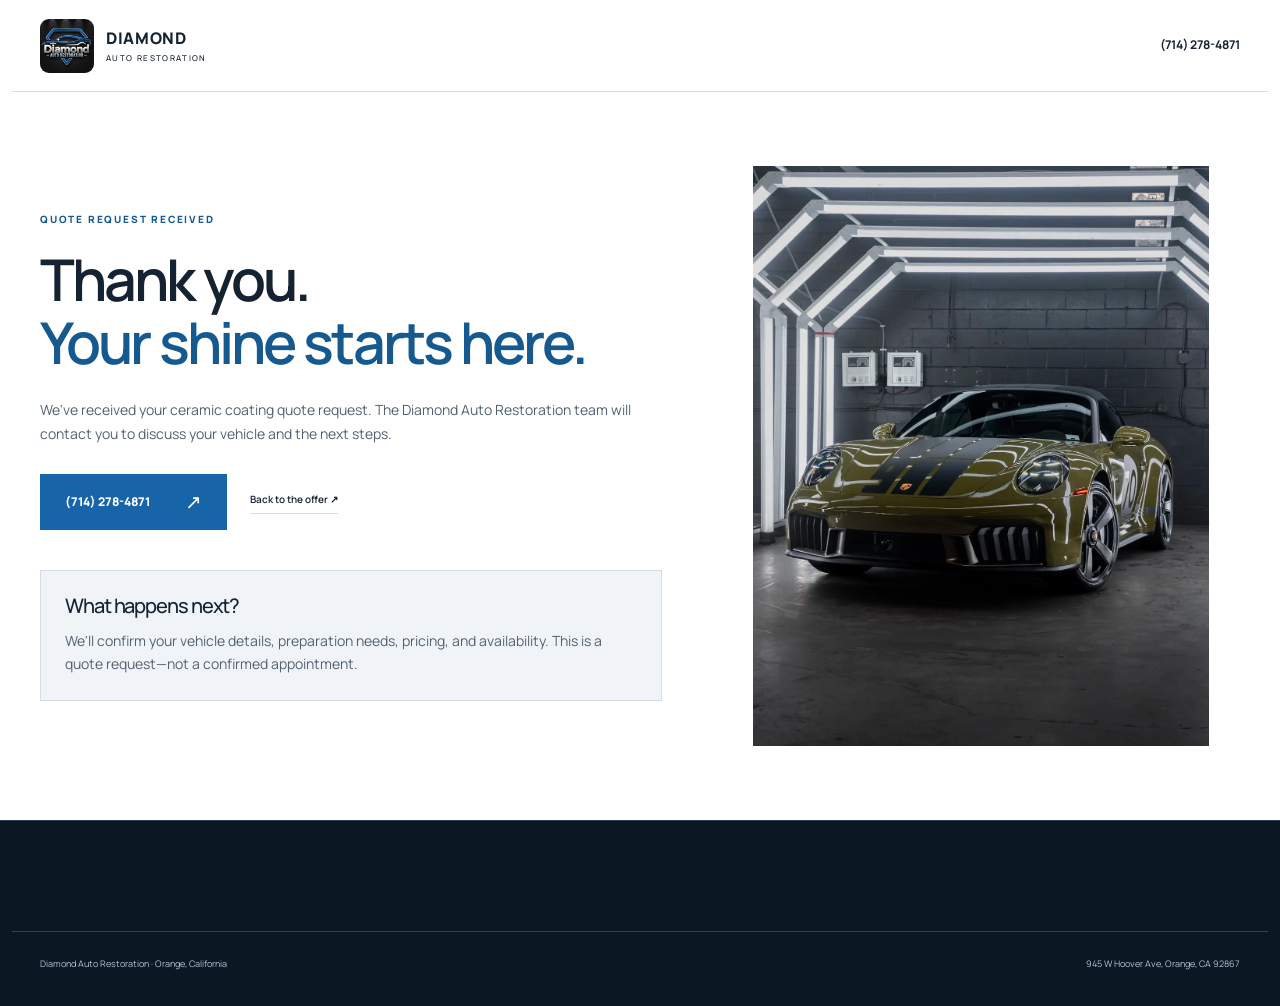
<file: diamond-auto-restoration/thank-you.html>
<!doctype html>
<html lang="en">
<head>
  <meta charset="UTF-8">
  <meta name="viewport" content="width=device-width, initial-scale=1">
  <meta name="robots" content="noindex, nofollow">
  <meta name="description" content="Thank you for requesting a ceramic coating quote from Diamond Auto Restoration in Orange, California.">
  <!-- Google tag (gtag.js) -->
  <script async src="https://www.googletagmanager.com/gtag/js?id=AW-17635979577"></script>
  <script>
    window.dataLayer = window.dataLayer || [];
    function gtag(){dataLayer.push(arguments);}
    gtag('js', new Date());

    gtag('config', 'AW-17635979577');
  </script>
  <!-- Google Tag Manager -->
  <script>(function(w,d,s,l,i){w[l]=w[l]||[];w[l].push({'gtm.start':
  new Date().getTime(),event:'gtm.js'});var f=d.getElementsByTagName(s)[0],
  j=d.createElement(s),dl=l!='dataLayer'?'&l='+l:'';j.async=true;j.src=
  'https://www.googletagmanager.com/gtm.js?id='+i+dl;f.parentNode.insertBefore(j,f);
  })(window,document,'script','dataLayer','GTM-WRN5WH6K');</script>
  <!-- End Google Tag Manager -->
  <title>Thank You | Diamond Auto Restoration</title>
  <link rel="icon" href="assets/diamond-auto-restoration-instagram-profile.jpg">
  <link rel="preconnect" href="https://fonts.googleapis.com">
  <link rel="preconnect" href="https://fonts.gstatic.com" crossorigin>
  <link href="https://fonts.googleapis.com/css2?family=Manrope:wght@400;500;600;700;800&display=swap" rel="stylesheet">
  <link rel="stylesheet" href="base.css">
  <link rel="stylesheet" href="variant-f.css">
  <link rel="stylesheet" href="diamond.css">
  <style>
    .thank-you-header { justify-content: space-between; }
    .thank-you-grid { display: grid; grid-template-columns: 1.2fr 1fr; gap: 60px; align-items: center; }
    .thank-you-grid h1 { font-size: clamp(36px, 4.5vw, 60px); line-height: 1.1; font-weight: 600; letter-spacing: -.05em; }
    .thank-you-grid h1 span { color: var(--accent-ink); }
    .thank-you-grid p { margin-top: 24px; color: var(--muted); }
    .thank-you-grid img { width: 100%; height: auto; max-height: 580px; object-fit: contain; }
    .thank-you-grid .hero-buttons { margin-top: 28px; flex-wrap: wrap; }
    .thank-you-next { margin-top: 40px; padding: 24px; background: var(--surface); border: 1px solid var(--line); }
    .thank-you-next h2 { font-size: 20px; margin-bottom: 12px; }
    .thank-you-next p { margin-top: 0; }
    @media (max-width: 760px) { .thank-you-grid { grid-template-columns: minmax(0, 1fr); gap: 32px; } }
  </style>
</head>
<body class="variant-f diamond-page">
  <a class="skip-link" href="#main">Skip to content</a>
  <header class="site-header container thank-you-header">
    <a class="brand" href="./" aria-label="Diamond Auto Restoration home"><img src="assets/diamond-auto-restoration-instagram-profile.jpg" alt="" width="60" height="60"><span>DIAMOND<small>AUTO RESTORATION</small></span></a>
    <a class="header-call" href="tel:+17142784871">(714) 278-4871</a>
  </header>
  <main id="main" class="section container">
    <div class="thank-you-grid">
      <section aria-labelledby="thank-you-title">
        <span class="eyebrow">QUOTE REQUEST RECEIVED</span>
        <h1 id="thank-you-title">Thank you.<br><span>Your shine starts here.</span></h1>
        <p>We've received your ceramic coating quote request. The Diamond Auto Restoration team will contact you to discuss your vehicle and the next steps.</p>
        <div class="hero-buttons"><a class="button" href="tel:+17142784871">(714) 278-4871 <span aria-hidden="true">↗</span></a><a class="text-link" href="./">Back to the offer ↗</a></div>
        <div class="thank-you-next"><h2>What happens next?</h2><p>We'll confirm your vehicle details, preparation needs, pricing, and availability. This is a quote request—not a confirmed appointment.</p></div>
      </section>
      <img src="assets/porsche-olive.webp" alt="Olive Porsche reflecting the detailing studio lights" width="1169" height="1487">
    </div>
  </main>
  <footer class="site-footer">
    <div class="container footer-bottom"><span>Diamond Auto Restoration · Orange, California</span><span>945 W Hoover Ave, Orange, CA 92867</span></div>
  </footer>
  <!-- Google Tag Manager (noscript) -->
  <noscript><iframe src="https://www.googletagmanager.com/ns.html?id=GTM-WRN5WH6K"
  height="0" width="0" style="display:none;visibility:hidden"></iframe></noscript>
  <!-- End Google Tag Manager (noscript) -->
</body>
</html>
</file>
<file: base.css>
*{box-sizing:border-box}html{scroll-behavior:smooth;scroll-padding-top:30px}body{margin:0;--bg:#101110;--surface:#191b19;--text:#f6f5ef;--muted:#a9ada7;--line:#343832;--accent:#d6eea6;--on-accent:#172015;background:var(--bg);color:var(--text);font-family:'Manrope',sans-serif;font-size:14px;line-height:1.7}button,input{font:inherit}button,a,input,summary{-webkit-tap-highlight-color:transparent}a{color:inherit;text-decoration:none}button,a,summary{touch-action:manipulation}button{cursor:pointer}a:hover{text-decoration:none}a:focus-visible,button:focus-visible,input:focus-visible,summary:focus-visible{outline:3px solid var(--accent);outline-offset:5px}button:disabled{cursor:default}img{display:block;max-width:100%;object-fit:cover}h1,h2,h3,p,figure{margin:0}h1,h2,h3{line-height:1.08}h1,h2{font-weight:500;letter-spacing:-.055em}p{color:var(--muted)}h3{font-size:18px;font-weight:600;letter-spacing:-.03em;line-height:1.35}.container{width:min(1256px,100%);margin-inline:auto;padding-inline:28px}.section{padding-block:94px}.eyebrow{display:block;color:var(--accent);font-size:10px;letter-spacing:.18em;font-weight:800;line-height:1.7;margin-bottom:20px}.button{display:inline-flex;align-items:center;justify-content:space-between;gap:35px;background:var(--accent);color:var(--on-accent);padding:17px 24px;font-size:12px;line-height:1.5;font-weight:800;border:1px solid transparent;border-radius:3px;transition:filter .2s,transform .2s}.button:hover{filter:brightness(1.1);transform:translateY(-2px)}.button span{font-size:20px;font-weight:400;line-height:1}.button.secondary{background:transparent;color:var(--text);border-color:var(--line)}.text-link{display:inline-block;font-size:12px;border-bottom:1px solid var(--line);padding-bottom:5px;font-weight:600}.text-link:hover{color:var(--accent)}.site-header{height:100px;display:flex;align-items:center;justify-content:space-between;gap:28px;position:relative;z-index:5}.brand{display:flex;align-items:center;gap:12px;flex-shrink:0}.brand img{border-radius:50%;width:49px;height:49px}.brand>span{font-size:16px;font-weight:800;letter-spacing:.04em;line-height:1.25}.brand small{display:block;font-size:8px;font-weight:500;letter-spacing:.31em;margin-top:5px}.desktop-nav{display:flex;gap:33px;font-size:11px;color:var(--muted)}.desktop-nav a:hover{color:var(--text)}.header-call{font-size:12px;font-weight:700}.phone-symbol{display:inline-flex;width:26px;height:26px;align-items:center;justify-content:center;border:1px solid var(--line);border-radius:50%;margin-right:7px}.menu-toggle{display:none}.section-heading{display:grid;grid-template-columns:1fr 1fr;gap:0 100px;margin-bottom:44px}.section-heading .eyebrow{grid-column:1/-1}.section-heading h2{font-size:49px}.section-heading>p{max-width:470px;font-size:13px;align-self:end;line-height:1.9}.benefit-grid{display:grid;grid-template-columns:repeat(4,1fr);gap:22px}.benefit{border:1px solid var(--line);padding:28px 24px 30px;border-radius:4px}.benefit-icon{width:29px;height:29px;color:var(--accent);margin-bottom:32px}.benefit-icon svg{width:100%;height:100%}.benefit h3{max-width:190px;margin-bottom:16px}.benefit p{font-size:12px;line-height:1.9}.fine-print{font-size:10px;margin-top:20px}.why-grid{display:grid;grid-template-columns:repeat(3,1fr);gap:38px}.reason{border-top:1px solid var(--line);padding-top:24px}.reason-number{color:var(--accent);font-size:11px;display:block;margin-bottom:17px}.reason h3{margin-bottom:12px}.reason p{font-size:12px;max-width:320px}.portfolio-grid{display:grid;grid-template-columns:repeat(4,1fr);gap:18px;margin-bottom:30px}.portfolio-grid img{height:340px;width:100%;filter:saturate(.85);border-radius:3px;transition:filter .2s}.portfolio-grid figure:hover img{filter:saturate(1.15)}.portfolio-grid figcaption{display:flex;justify-content:space-between;gap:12px;padding-top:13px;font-size:10px;color:var(--muted)}.portfolio-grid figcaption>span:last-child{white-space:nowrap;color:var(--text)}.quote-layout{display:grid;grid-template-columns:1fr 1fr;gap:100px;padding:60px;background:var(--surface);border:1px solid var(--line);border-radius:5px}.quote-copy h2{font-size:50px;margin-bottom:24px}.quote-copy>p{font-size:12px;max-width:380px}.quote-price{display:flex;align-items:center;gap:20px;margin:24px 0}.quote-price strong{font-size:64px;line-height:1.2;letter-spacing:-.07em;font-weight:500}.quote-price s{font-size:21px;color:var(--muted)}.quote-price small{display:block;font-size:10px;color:var(--accent)}.quote-copy .text-link{margin-top:26px;font-size:10px}.quote-form{display:grid;gap:16px;align-content:start}.form-kicker{font-size:11px;font-weight:700;letter-spacing:.1em;margin-bottom:5px}.quote-form label{display:block;font-size:11px}.quote-form label>span{color:var(--accent)}.quote-form input{display:block;width:100%;padding:13px 15px;color:var(--text);background:var(--bg);border:1px solid var(--line);border-radius:3px;margin-top:6px;font-size:12px}.quote-form input::placeholder{color:var(--muted);opacity:.8}.quote-form .button{width:100%;margin-top:3px}.form-note{font-size:10px;line-height:1.7}.form-note a{text-decoration:underline}.form-status{font-size:12px;padding:14px;border:1px solid var(--accent);color:var(--text)}.faq-list{max-width:850px;margin-left:auto}details{border-top:1px solid var(--line);padding:23px 0}details:last-child{border-bottom:1px solid var(--line)}summary{cursor:pointer;list-style:none;font-size:14px;display:flex;justify-content:space-between;gap:20px}summary::-webkit-details-marker{display:none}summary::after{content:'+';color:var(--accent);font-size:21px;line-height:1}details[open] summary::after{content:'−'}details p{font-size:12px;padding:16px 40px 0 0;max-width:750px}.site-footer{border-top:1px solid var(--line);padding-top:65px;padding-bottom:110px}.footer-grid{display:grid;grid-template-columns:1.3fr 1fr .85fr;gap:60px}.footer-grid p{font-size:12px;margin-top:20px}.footer-grid .eyebrow{font-size:9px;margin:4px 0 20px}.footer-grid address{font-size:12px;font-style:normal;color:var(--muted);margin-bottom:14px}.footer-phone{display:block;font-size:21px;margin-bottom:13px}.footer-grid>div:last-child .text-link{display:table;margin-top:8px}.footer-bottom{display:flex;justify-content:space-between;border-top:1px solid var(--line);margin-top:45px;padding-top:24px;font-size:9px;color:var(--muted)}.skip-link{position:fixed;left:20px;top:-100px;z-index:100;background:var(--accent);color:var(--on-accent);padding:12px}.skip-link:focus{top:10px}.prototype-switcher{position:fixed;z-index:50;bottom:20px;left:50%;transform:translateX(-50%);display:flex;align-items:center;gap:15px;background:#faf9f4;color:#191b19;border:1px solid #d8d8cf;padding:9px 11px;border-radius:10px;box-shadow:0 7px 35px #0004;font-family:'Manrope',sans-serif;white-space:nowrap}.prototype-switcher button{width:32px;height:35px;border:0;border-radius:5px;background:#eaece5;color:#1b211a;font-size:20px}.prototype-switcher button:hover{background:#d5e3c4}.prototype-switcher>div:nth-child(2){min-width:157px}.switcher-caption{display:block;font-size:7px;letter-spacing:.18em;color:#676b62;font-weight:800}.prototype-switcher #variant-label{display:block;font-size:11px;font-weight:800}.variant-dots{display:flex;gap:3px}.variant-dots a{display:flex;align-items:center;justify-content:center;width:28px;height:29px;font-size:9px;border-radius:4px;color:#62685c}.variant-dots a[aria-current='page']{background:#1b2418;color:#e4f4d0}.prototype-switcher :focus-visible{outline:2px solid #507531;outline-offset:2px}
/* A — Midnight Studio: photographic split hero and technical detailing language. */
.variant-a{background:#101110}.variant-a .site-header{border-bottom:1px solid var(--line)}.studio-hero{position:relative;display:grid;grid-template-columns:1fr 1fr;min-height:690px;align-items:center;padding-top:35px;padding-bottom:55px;gap:35px}.studio-copy{position:relative;z-index:2;padding-top:8px}.hero-location{font-size:9px;letter-spacing:.16em;display:flex;align-items:center;gap:10px;margin-bottom:30px;color:#c3c8bd}.status-dot{width:5px;height:5px;background:var(--accent);display:inline-block;border-radius:50%;box-shadow:0 0 0 4px #d6eea610}.studio-copy h1{font-size:clamp(42px,4.1vw,58px);font-weight:500;line-height:1.08;letter-spacing:-.06em}.studio-copy h1 em{font-style:normal;color:var(--accent)}.studio-copy>p{font-size:12px;line-height:1.8;max-width:390px;margin:18px 0 25px}.studio-offer{display:flex;align-items:center;gap:18px;margin:22px 0 26px}.studio-offer>strong{font-size:118px;letter-spacing:-.08em;font-weight:600;line-height:1;color:var(--accent)}.studio-offer>div{font-size:10px;line-height:1.8}.studio-offer s{display:block;color:var(--muted);font-size:18px;margin-bottom:10px}.offer-save{color:var(--accent);border:1px solid #d6eea62b;background:#d6eea609;border-radius:3px;padding:5px 8px;font-size:10px;letter-spacing:.06em}.hero-buttons{display:flex;gap:23px;align-items:center}.hero-buttons .text-link{font-size:10px}.hero-assurance{display:flex;gap:18px;margin-top:19px;font-size:8px;color:var(--muted)}.hero-assurance span::before{content:'✓';color:var(--accent);margin-right:6px}.studio-visual{position:relative;align-self:stretch;min-width:0;margin:10px 0 0}.studio-visual>img{width:100%;height:100%;position:absolute;inset:0;object-fit:cover;object-position:center 57%;border-radius:5px;filter:brightness(.76)}.studio-visual::after{content:'';position:absolute;inset:0;background:linear-gradient(0deg,#101110ad,transparent 35%);border-radius:5px;pointer-events:none}.image-topline{position:absolute;z-index:1;top:22px;left:22px;right:22px;display:flex;justify-content:space-between;color:#e2e8dd;font-size:8px;letter-spacing:.16em}.image-topline span:first-child::before{content:'+';margin-right:8px}.warranty-badge{position:absolute;z-index:1;right:-13px;top:80px;background:var(--accent);color:#172015;width:108px;height:118px;display:flex;flex-direction:column;align-items:center;justify-content:center;clip-path:polygon(0 0,100% 0,100% 88%,50% 100%,0 88%)}.warranty-badge small{font-size:7px;letter-spacing:.15em}.warranty-badge strong{font-size:48px;line-height:1;letter-spacing:-.07em;font-weight:500}.warranty-badge span{font-size:8px;font-weight:700;letter-spacing:.05em;line-height:1.5;text-align:center;margin-top:4px}.image-caption{position:absolute;z-index:1;bottom:22px;left:25px;right:25px;display:flex;justify-content:space-between;color:#eee;font-size:8px;letter-spacing:.1em}.image-caption span:last-child{color:var(--accent)}.studio-trust{border-top:1px solid var(--line);border-bottom:1px solid var(--line);display:grid;grid-template-columns:1.4fr 1fr 1fr 1fr;padding-block:24px;align-items:center}.studio-trust>div{padding-left:30px;border-left:1px solid var(--line)}.studio-trust>div:first-child{padding-left:0;border-left:0}.studio-trust strong{display:block;font-size:16px;letter-spacing:-.02em;font-weight:500}.studio-trust small{display:block;font-size:9px;color:var(--muted);margin-top:4px}.google-rating{display:flex;gap:12px;align-items:center}.google-letter{font-size:28px;color:#e7e9e2;font-weight:800}.google-rating .stars{font-size:11px;letter-spacing:3px;color:var(--accent)}.google-rating b{font-size:10px;margin-left:8px;font-weight:400;color:var(--text)}.google-rating small{font-size:8px}.studio-statement{margin-block:15px;display:grid;grid-template-columns:1fr 1fr;min-height:460px;background:#1c201a;border-radius:5px;overflow:hidden}.studio-statement>img{width:100%;height:100%;max-height:470px;object-fit:cover}.studio-statement>div{align-self:center;padding:45px 55px}.studio-statement h2{font-size:46px;margin-bottom:24px}.studio-statement p{font-size:12px;margin-bottom:25px;line-height:1.9}.variant-a #portfolio{border-top:1px solid var(--line)}
@media(min-width:1600px){.studio-hero{min-height:760px}.studio-copy h1{font-size:clamp(34px,4vw,62px)}}
@media(max-width:1000px){.desktop-nav{gap:20px}.studio-copy h1{font-size:clamp(34px,4vw,62px)}.studio-hero{min-height:640px}.hero-buttons{gap:14px}.hero-buttons .button{padding:16px;gap:20px}.hero-assurance{gap:12px}.benefit-grid{grid-template-columns:repeat(2,1fr)}.quote-layout{padding:38px;gap:40px}.section-heading{gap:0 45px}.portfolio-grid img{height:270px}.studio-statement>div{padding:35px}.footer-grid{gap:30px}.studio-trust>div{padding-left:18px}.studio-trust strong{font-size:14px}}
@media(max-width:760px){.container{padding-inline:22px}.section{padding-block:62px}.site-header{height:82px;gap:14px}.brand img{width:41px;height:41px}.brand>span{font-size:13px}.brand small{font-size:7px}.desktop-nav,.header-call{display:none}.menu-toggle{display:flex;align-items:center;gap:10px;background:transparent;border:1px solid var(--line);color:var(--text);padding:8px 12px;font-size:11px;border-radius:3px}#mobile-menu:not([hidden]){display:flex;flex-direction:column;position:absolute;top:75px;left:16px;right:16px;background:var(--surface);border:1px solid var(--line);padding:20px;box-shadow:0 12px 30px #0005;gap:17px}.section-heading{display:block;margin-bottom:30px}.section-heading h2{font-size:40px}.section-heading>p{margin-top:22px;font-size:12px}.eyebrow{font-size:9px;margin-bottom:16px}.benefit-grid{gap:12px}.benefit{padding:23px 17px}.benefit h3{font-size:16px}.benefit p{font-size:11px}.benefit-icon{margin-bottom:24px}.why-grid{grid-template-columns:1fr 1fr;gap:25px}.reason h3{font-size:16px}.reason p{font-size:11px}.portfolio-grid{grid-template-columns:1fr 1fr;gap:24px 13px}.portfolio-grid img{height:260px}.portfolio-grid figcaption{font-size:9px}.quote-layout{grid-template-columns:1fr;padding:30px 23px;gap:35px}.quote-copy h2{font-size:42px}.quote-price strong{font-size:59px}.quote-form input{font-size:16px}.form-kicker{font-size:10px}.quote-form .button{font-size:11px;gap:10px}.footer-grid{grid-template-columns:1fr 1fr;gap:35px 20px}.footer-grid>div:first-child{grid-column:1/-1}.footer-phone{font-size:16px}.footer-bottom{flex-direction:column;gap:10px;font-size:8px}.site-footer{padding-top:45px}.prototype-switcher{bottom:12px;gap:10px;padding:8px}.prototype-switcher>div:nth-child(2){min-width:136px}.prototype-switcher #variant-label{font-size:10px}.variant-dots a{width:23px;font-size:8px}.prototype-switcher button{width:27px}.studio-hero{display:flex;flex-direction:column;padding-top:31px;padding-bottom:28px;gap:32px}.studio-copy{width:100%}.hero-location{font-size:8px;margin-bottom:24px}.studio-copy h1{font-size:clamp(34px,8vw,52px);max-width:550px}.studio-copy>p{max-width:430px;margin:20px 0}.studio-offer{margin:18px 0 23px}.studio-offer>strong{font-size:96px}.hero-buttons{gap:20px;flex-wrap:wrap}.hero-buttons .button{padding:16px 22px}.hero-assurance{font-size:8px}.studio-visual{height:425px;width:100%;margin:0;align-self:auto}.studio-visual>img{object-position:center 62%;filter:brightness(.85)}.warranty-badge{right:15px;top:55px;width:88px;height:105px}.warranty-badge strong{font-size:40px}.studio-trust{grid-template-columns:1fr 1fr;gap:20px 0;padding-block:25px}.studio-trust>div{padding-left:20px}.studio-trust>div:nth-child(3){border-left:0;padding-left:0}.studio-trust strong{font-size:13px}.studio-trust small{font-size:8px}.google-rating{gap:9px}.google-rating b{margin-left:5px;font-size:9px}.google-rating .stars{font-size:9px;letter-spacing:1px}.studio-statement{grid-template-columns:1fr;margin-top:0}.studio-statement>img{height:270px}.studio-statement>div{padding:35px 26px}.studio-statement h2{font-size:39px}.image-topline{font-size:7px}.image-caption{font-size:7px}}
@media(max-width:380px){.container{padding-inline:18px}.brand{gap:8px}.prototype-switcher{gap:6px}.prototype-switcher>div:nth-child(2){min-width:122px}.variant-dots a{width:21px}.hero-buttons{gap:14px}.hero-buttons .text-link{font-size:9px}.portfolio-grid img{height:210px}.benefit-grid,.why-grid{grid-template-columns:1fr}.benefit h3{max-width:none}.benefit-icon{margin-bottom:18px}.studio-copy h1{font-size:clamp(34px,4vw,62px)}}
@media(prefers-reduced-motion:reduce){html{scroll-behavior:auto}*{transition:none!important}}
@media print{.prototype-switcher,.menu-toggle{display:none}body{background:#fff;color:#111}.section{break-inside:avoid}p{color:#444}}
[hidden]{display:none!important}
/* The comparison control accommodates five designs without changing the landing pages. */
@media(max-width:480px){
  .prototype-switcher{display:grid;grid-template-columns:28px 1fr 28px;width:min(310px,calc(100% - 24px));gap:4px 10px}
  .prototype-switcher>button:first-child{grid-column:1;grid-row:1/3}
  .prototype-switcher>button:last-child{grid-column:3;grid-row:1/3}
  .prototype-switcher>div:nth-child(2){grid-column:2;grid-row:1;text-align:center;min-width:0}
  .prototype-switcher .variant-dots{grid-column:2;grid-row:2;justify-content:center}
  .prototype-switcher .variant-dots a{width:28px;height:24px}
}
/* Native dialog supplies focus trapping, background inertness, and Escape dismissal. */
body:has(.quote-dialog[open]){overflow:hidden}
dialog.quote-dialog{position:fixed;inset:0;width:min(480px,calc(100% - 28px));max-height:calc(100dvh - 28px);margin:auto;padding:30px;border:1px solid var(--line);border-radius:7px;background:var(--surface);color:var(--text);box-shadow:0 24px 100px #0008;overflow:auto}
dialog.quote-dialog::backdrop{background:#08070bcc;backdrop-filter:blur(5px)}
dialog.quote-dialog .dialog-close{position:absolute;right:12px;top:10px;width:36px;height:36px;border:1px solid var(--line);border-radius:50%;background:var(--bg);color:var(--text);font-size:25px;line-height:1}
dialog.quote-dialog .dialog-heading{padding-right:18px;margin-bottom:24px}
dialog.quote-dialog .eyebrow{font-size:9px;margin-bottom:12px;padding-right:15px}
dialog.quote-dialog .dialog-heading h2{font-family:'Manrope',sans-serif;font-size:30px;font-weight:700;line-height:1.2;letter-spacing:-.055em;text-transform:none}
dialog.quote-dialog .dialog-heading p{font-size:11px;line-height:1.8;margin-top:13px;color:var(--muted)}
#quote-dialog .quote-form{display:grid;gap:15px;margin:0;padding:0;border:0;background:transparent;box-shadow:none}
dialog.quote-dialog .form-kicker{display:none}
#quote-dialog .quote-form input{font-size:16px;width:100%}
#quote-dialog .quote-form .button{width:100%;font-size:11px;padding:16px;gap:10px}
dialog.quote-dialog .form-note{font-size:10px}
dialog.quote-dialog .form-status{font-size:11px}
@media(max-width:480px){
  dialog.quote-dialog{padding:24px 20px;width:calc(100% - 20px);max-height:calc(100dvh - 20px)}
  dialog.quote-dialog .dialog-heading h2{font-size:27px}
}
</file>
<file: variant-b.css>
/* Throwaway prototype B: an automotive atelier, in warm paper and forest green. */
body.variant-b {
  --bg: #f7f5ef;
  --surface: #eeece4;
  --text: #26392f;
  --muted: #697168;
  --line: #d8dacf;
  --accent: #284d3d;
  --on-accent: #fffdf5;
  background: var(--bg);
  color: var(--text);
  font-family: 'Manrope', sans-serif;
}
body.variant-b h1,
body.variant-b h2,
body.variant-b h3 { font-family: 'Cormorant Garamond', Georgia, serif; text-transform: none; letter-spacing: -.035em; font-weight: 500; }
body.variant-b h2 { font-size: clamp(42px, 4.4vw, 64px); line-height: 1.05; }
body.variant-b .eyebrow { color: var(--accent); font-size: 10px; font-weight: 600; letter-spacing: .2em; text-transform: uppercase; }
body.variant-b .button { border-radius: 0; background: var(--accent); color: var(--on-accent); border: 1px solid var(--accent); padding: 18px 25px; font-size: 11px; font-weight: 600; letter-spacing: .045em; box-shadow: none; }
body.variant-b .button:hover { background: #193d2d; }
body.variant-b .button.secondary { background: transparent; color: var(--accent); }
body.variant-b .site-header { min-height: 104px; border-bottom: 1px solid var(--line); background: transparent; }
body.variant-b .brand { color: var(--text); }
body.variant-b .brand img { width: 49px; height: 49px; border-radius: 50%; }
body.variant-b .desktop-nav { font-size: 11px; letter-spacing: .025em; }
body.variant-b .header-call { border: 1px solid var(--accent); border-radius: 0; background: transparent; color: var(--accent); padding: 12px 17px; font-size: 11px; }
body.variant-b .b-hero { padding-top: 25px; }
body.variant-b .b-hero-kicker { display: flex; justify-content: space-between; gap: 16px; text-transform: uppercase; letter-spacing: .19em; font-size: 8px; color: var(--muted); }
body.variant-b .b-hero-layout { display: grid; grid-template-columns: 1.08fr 1fr; gap: 66px; align-items: center; padding: 32px 0 30px; }
body.variant-b .b-hero-copy > .eyebrow { margin: 0 0 13px; }
body.variant-b .b-hero h1 { margin: 0; font-size: clamp(40px, 4.1vw, 58px); line-height: 1.02; font-weight: 500; letter-spacing: -.035em; }
body.variant-b .b-hero h1 em { font-weight: 400; }
body.variant-b .b-hero-description { max-width: 370px; margin: 18px 0 0; color: var(--muted); font-size: 12px; line-height: 1.8; }
body.variant-b .b-hero-offer { max-width: 390px; margin-top: 17px; }
body.variant-b .b-price { margin: 0 0 20px; }
body.variant-b .b-price > strong { display: block; font-family: 'Cormorant Garamond', Georgia, serif; font-size: clamp(110px, 10vw, 140px); line-height: .95; font-weight: 500; letter-spacing: -.055em; }
body.variant-b .b-price > div { display: flex; align-items: center; gap: 18px; margin-top: 12px; color: var(--muted); font-size: 13px; }
body.variant-b .b-saving { color: var(--accent); font-size: 11px; font-weight: 700; text-transform: uppercase; letter-spacing: .08em; }
body.variant-b .b-hero-offer .button { width: 100%; justify-content: space-between; }
body.variant-b .b-hero-warranty { margin: 11px 0 0; color: var(--muted); font-size: 11px; line-height: 1.6; }
body.variant-b .b-hero-rating { display: flex; align-items: center; gap: 15px; margin-top: 18px; }
body.variant-b .b-hero-rating > strong { font-family: 'Cormorant Garamond', Georgia, serif; font-size: 29px; font-weight: 500; }
body.variant-b .b-hero-rating > strong span { font-family: Georgia, serif; font-size: 17px; }
body.variant-b .b-hero-rating > div { border-left: 1px solid var(--line); padding-left: 15px; font-size: 9px; line-height: 1.8; }
body.variant-b .b-hero-rating > div span { display: block; color: var(--muted); }
body.variant-b .b-hero-photo { margin: 0; align-self: stretch; padding-top: 7px; display: flex; flex-direction: column; }
body.variant-b .b-photo-frame { position: relative; flex: 1; min-height: 480px; }
body.variant-b .b-photo-frame > img { width: 100%; height: 100%; position: absolute; inset: 0; object-fit: cover; object-position: 53% center; }
body.variant-b .b-warranty { position: absolute; width: 147px; height: 147px; bottom: 28px; left: -37px; background: #f1efe5; border-radius: 50%; display: flex; align-items: center; justify-content: center; flex-direction: column; color: var(--accent); outline: 1px solid #c1c5b7; outline-offset: -9px; text-align: center; }
body.variant-b .b-warranty > span { font-size: 8px; text-transform: uppercase; letter-spacing: .13em; }
body.variant-b .b-warranty > strong { font-family: 'Cormorant Garamond', Georgia, serif; font-weight: 500; font-size: 35px; line-height: 1.3; }
body.variant-b .b-warranty > small { margin-top: 9px; font-size: 8px; color: var(--muted); }
body.variant-b .b-hero-photo figcaption { display: flex; justify-content: space-between; gap: 14px; margin-top: 13px; color: var(--muted); font-size: 8px; line-height: 1.6; }
body.variant-b .b-hero-photo figcaption span:first-child { font-style: italic; }
body.variant-b .b-hero-footnote { display: flex; justify-content: space-between; gap: 20px; padding: 21px 0; border-top: 1px solid var(--line); border-bottom: 1px solid var(--line); color: var(--muted); font-size: 9px; letter-spacing: .04em; }
body.variant-b .b-hero-footnote a { color: var(--text); }
body.variant-b .b-hero-footnote a span { margin-left: 20px; }
body.variant-b .section { padding-top: 100px; padding-bottom: 100px; }
body.variant-b .section-heading { display: block; max-width: 610px; margin-bottom: 42px; }
body.variant-b .section-heading .eyebrow { margin-bottom: 17px; }
body.variant-b .section-heading h2 { margin-top: 0; margin-bottom: 19px; }
body.variant-b .section-heading > p:last-child { color: var(--muted); max-width: 460px; font-size: 12px; line-height: 1.9; }
body.variant-b #benefits { display: grid; grid-template-columns: .85fr 1.15fr; gap: 80px; }
body.variant-b #benefits .section-heading { padding-top: 17px; }
body.variant-b #benefits .benefit-grid { display: block; counter-reset: benefit; }
body.variant-b .benefit { position: relative; display: block; padding: 23px 0 25px 51px; background: transparent; border: 0; border-top: 1px solid var(--line); border-radius: 0; box-shadow: none; counter-increment: benefit; }
body.variant-b .benefit:last-child { border-bottom: 1px solid var(--line); }
body.variant-b .benefit::before { content: '0' counter(benefit); position: absolute; top: 27px; left: 0; font-size: 10px; color: var(--muted); }
body.variant-b .benefit-icon { display: none; }
body.variant-b .benefit h3 { font-size: 29px; margin: 0 0 10px; max-width: none; }
body.variant-b .benefit p { font-size: 11px; line-height: 1.9; color: var(--muted); margin: 0; max-width: 365px; }
body.variant-b .b-editorial { display: grid; grid-template-columns: 1fr 1fr; gap: 80px; align-items: center; padding-top: 12px; padding-bottom: 95px; }
body.variant-b .b-editorial-photo { background: #e8e7df; padding: 28px; }
body.variant-b .b-editorial-photo img { display: block; width: 100%; aspect-ratio: 1.12; object-fit: cover; }
body.variant-b .b-editorial-copy h2 { margin: 23px 0; font-size: clamp(40px, 3.5vw, 53px); }
body.variant-b .b-editorial-copy h2 em { font-weight: 400; }
body.variant-b .b-editorial-copy > p:not(.eyebrow) { color: var(--muted); font-size: 12px; line-height: 1.9; max-width: 360px; }
body.variant-b .b-text-link { display: inline-flex; align-items: center; gap: 35px; margin-top: 21px; border-bottom: 1px solid var(--accent); padding-bottom: 9px; font-size: 11px; color: var(--accent); }
body.variant-b #portfolio { border-top: 1px solid var(--line); }
body.variant-b #portfolio .section-heading { max-width: none; }
body.variant-b .portfolio-grid { display: grid; grid-template-columns: 1.2fr 1fr; column-gap: 70px; row-gap: 44px; align-items: start; }
body.variant-b .portfolio-grid > figure { margin: 0; padding: 0; background: transparent; border: 0; border-radius: 0; overflow: visible; }
body.variant-b .portfolio-grid > figure:nth-child(even) { margin-top: 95px; }
body.variant-b .portfolio-grid img { display: block; width: 100%; height: auto; aspect-ratio: 1.12; object-fit: cover; border-radius: 0; }
body.variant-b .portfolio-grid > figure:nth-child(even) img { aspect-ratio: .97; }
body.variant-b .portfolio-grid figcaption { position: static; background: transparent; color: var(--muted); padding: 14px 0 0; border-top: 0; font-size: 10px; line-height: 1.7; }
body.variant-b #why { border-top: 1px solid var(--line); }
body.variant-b #why .section-heading { margin-right: auto; margin-left: auto; text-align: center; }
body.variant-b #why .section-heading p { margin-right: auto; margin-left: auto; }
body.variant-b .why-grid { display: grid; grid-template-columns: repeat(5, 1fr); gap: 0; margin-top: 58px; }
body.variant-b .reason { padding: 0 19px; border: 0; border-left: 1px solid var(--line); background: transparent; border-radius: 0; }
body.variant-b .reason:first-child { padding-left: 0; border-left: 0; }
body.variant-b .reason-number { display: block; color: var(--muted); font-family: 'Cormorant Garamond', Georgia, serif; font-size: 28px; font-weight: 400; margin-bottom: 24px; }
body.variant-b .reason h3 { margin: 0 0 13px; font-size: 27px; line-height: 1.12; }
body.variant-b .reason p { color: var(--muted); font-size: 11px; line-height: 1.9; }
body.variant-b #quote { background: var(--surface); margin-top: 15px; padding: 72px 60px; border: 1px solid var(--line); }
body.variant-b .quote-layout { display: grid; grid-template-columns: 1fr 1fr; gap: 65px; align-items: center; padding: 0; border: 0; background: transparent; }
body.variant-b .quote-copy h2 { font-size: clamp(44px, 4vw, 60px); }
body.variant-b .quote-copy > p { color: var(--muted); font-size: 12px; line-height: 1.9; }
body.variant-b .quote-price > strong { font-family: 'Cormorant Garamond', Georgia, serif; font-weight: 500; }
body.variant-b .quote-form { background: var(--bg); padding: 32px; border: 1px solid var(--line); border-radius: 0; box-shadow: none; }
body.variant-b .quote-form label { color: var(--text); font-size: 10px; letter-spacing: .02em; }
body.variant-b .quote-form input,
body.variant-b .quote-form select,
body.variant-b .quote-form textarea { color: var(--text); background: transparent; border: 0; border-bottom: 1px solid #bec4b8; border-radius: 0; padding-left: 0; font-size: 12px; }
body.variant-b .quote-form input::placeholder { color: #727a70; }
body.variant-b .quote-form .button { width: 100%; }
body.variant-b .form-status { color: var(--accent); }
body.variant-b #faq { max-width: 850px; padding-top: 100px; padding-bottom: 105px; }
body.variant-b #faq .section-heading { text-align: center; margin-left: auto; margin-right: auto; }
body.variant-b #faq details { background: transparent; padding: 22px 0; border: 0; border-bottom: 1px solid var(--line); border-radius: 0; }
body.variant-b #faq details:first-of-type { border-top: 1px solid var(--line); }
body.variant-b #faq summary { font-family: 'Cormorant Garamond', Georgia, serif; font-size: 25px; font-weight: 500; }
body.variant-b #faq details p { color: var(--muted); font-size: 12px; line-height: 1.9; max-width: 620px; }
body.variant-b .site-footer { --muted: #c4cec1; --accent: #d8e5cc; background: #223c30; color: #f7f5ef; border: 0; padding-top: 65px; padding-bottom: 110px; }
body.variant-b .site-footer .brand,
body.variant-b .site-footer a,
body.variant-b .site-footer h3 { color: #f7f5ef; }
body.variant-b .site-footer p,
body.variant-b .site-footer small { color: #c4cec1; }
body.variant-b .site-footer h3 { font-family: 'Cormorant Garamond', Georgia, serif; font-size: 25px; }
@media (max-width: 1000px) {
  body.variant-b .b-hero-layout { gap: 40px; }
  body.variant-b .b-hero h1 { font-size: 43px; }
  body.variant-b .b-photo-frame { min-height: 480px; }
  body.variant-b #benefits { gap: 40px; }
  body.variant-b .b-editorial { gap: 40px; }
  body.variant-b .portfolio-grid { column-gap: 40px; }
  body.variant-b #quote { padding: 50px 32px; }
  body.variant-b .quote-layout { gap: 30px; }
}
@media (max-width: 700px) {
  body.variant-b .site-header { min-height: 82px; }
  body.variant-b .brand img { width: 39px; height: 39px; }
  body.variant-b .header-call { padding: 10px 12px; font-size: 10px; }
  body.variant-b .b-hero { padding-top: 12px; }
  body.variant-b .b-hero-kicker { font-size: 7px; letter-spacing: .06em; gap: 10px; }
  body.variant-b .b-hero-layout { grid-template-columns: 1fr; gap: 27px; padding-top: 20px; padding-bottom: 24px; }
  body.variant-b .b-hero-copy > .eyebrow { margin-bottom: 10px; font-size: 9px; }
  body.variant-b .b-hero h1 { font-size: clamp(34px, 9.2vw, 48px); }
  body.variant-b .b-hero-description { max-width: 370px; margin: 14px 0 0; font-size: 11px; }
  body.variant-b .b-hero-offer { max-width: none; margin-top: 12px; }
  body.variant-b .b-price { margin-bottom: 15px; }
  body.variant-b .b-price > strong { font-size: clamp(96px, 26vw, 125px); }
  body.variant-b .b-price > div { margin-top: 8px; font-size: 12px; }
  body.variant-b .b-hero-rating { margin-top: 15px; }
  body.variant-b .b-photo-frame { min-height: 410px; }
  body.variant-b .b-photo-frame > img { object-position: center 57%; }
  body.variant-b .b-warranty { width: 125px; height: 125px; bottom: 22px; left: -12px; }
  body.variant-b .b-warranty > strong { font-size: 29px; }
  body.variant-b .b-warranty > span { font-size: 7px; }
  body.variant-b .b-hero-photo figcaption { font-size: 7px; }
  body.variant-b .b-hero-footnote { font-size: 8px; line-height: 1.7; gap: 23px; }
  body.variant-b .b-hero-footnote a { text-align: right; }
  body.variant-b .b-hero-footnote a span { margin-left: 4px; }
  body.variant-b .section { padding-top: 65px; padding-bottom: 65px; }
  body.variant-b .section-heading { margin-bottom: 30px; }
  body.variant-b #benefits { grid-template-columns: 1fr; gap: 8px; }
  body.variant-b #benefits .section-heading { padding-top: 0; }
  body.variant-b .benefit { padding-left: 40px; }
  body.variant-b .benefit h3 { font-size: 28px; }
  body.variant-b .b-editorial { grid-template-columns: 1fr; gap: 28px; padding-top: 0; padding-bottom: 65px; }
  body.variant-b .b-editorial-photo { padding: 20px; }
  body.variant-b .b-editorial-copy h2 { font-size: 41px; }
  body.variant-b .portfolio-grid { grid-template-columns: 1fr; gap: 29px; }
  body.variant-b .portfolio-grid > figure:nth-child(even) { margin-top: 0; margin-left: 30px; }
  body.variant-b .portfolio-grid > figure:nth-child(odd) { margin-right: 25px; }
  body.variant-b .portfolio-grid img,
  body.variant-b .portfolio-grid > figure:nth-child(even) img { aspect-ratio: 1.08; }
  body.variant-b .why-grid { grid-template-columns: 1fr 1fr; gap: 33px 20px; margin-top: 35px; }
  body.variant-b .reason { padding: 0 0 0 20px; }
  body.variant-b .reason:nth-child(odd) { border-left: 0; padding-left: 0; }
  body.variant-b .reason-number { margin-bottom: 16px; }
  body.variant-b .reason h3 { font-size: 25px; }
  body.variant-b #quote { padding: 44px 24px; width: calc(100% - 32px); }
  body.variant-b .quote-layout { grid-template-columns: 1fr; gap: 25px; }
  body.variant-b .quote-copy h2 { font-size: 45px; }
  body.variant-b .quote-form { padding: 24px 18px; }
  body.variant-b #faq { padding-top: 65px; padding-bottom: 65px; }
  body.variant-b #faq summary { font-size: 23px; }
  body.variant-b .site-footer { padding-top: 45px; }
}
body.variant-b #benefits .fine-print { grid-column: 1 / -1; margin: -32px 0 0; font-size: 10px; color: var(--muted); line-height: 1.8; }
body.variant-b .site-footer .eyebrow { color: #bdc9b6; }
@media (max-width: 700px) {
  body.variant-b #benefits .fine-print { margin-top: 18px; }
}
@media (max-width: 760px) {
  body.variant-b .quote-form input { font-size: 16px; }
}
</file>
<file: variant-c.css>
/* Throwaway prototype C: acid-yellow racing graphics, editorial rules, offer-first hierarchy. */
body.variant-c {
  --bg: #f4f3ea;
  --surface: #eae9df;
  --text: #171916;
  --muted: #62635b;
  --line: #cccfc1;
  --accent: #dbfa35;
  --on-accent: #171916;
  background: var(--bg);
  color: var(--text);
  font-family: 'Manrope', sans-serif;
}
body.variant-c .site-header { min-height: 104px; border-bottom: 1px solid var(--text); }
body.variant-c .brand { text-transform: uppercase; font-weight: 900; letter-spacing: -.04em; }
body.variant-c .brand img { border-radius: 50%; }
body.variant-c .desktop-nav a { font-size: 12px; font-weight: 800; text-transform: uppercase; letter-spacing: .04em; }
body.variant-c .header-call { padding: 12px 17px; border: 1px solid var(--text); border-radius: 0; font-size: 12px; font-weight: 800; }
body.variant-c h1,
body.variant-c h2,
body.variant-c h3 { font-family: 'Barlow Condensed', Impact, sans-serif; text-transform: uppercase; font-weight: 700; }
body.variant-c .button { border-radius: 0; background: var(--accent); color: var(--on-accent); border: 1px solid var(--text); box-shadow: none; font-weight: 800; }
body.variant-c .button:hover { background: #ccea2c; transform: translateY(-2px); }
body.variant-c .button.secondary { color: var(--text); background: transparent; }
body.variant-c .eyebrow { color: inherit; font-size: 11px; font-weight: 800; letter-spacing: .14em; text-transform: uppercase; }
body.variant-c .c-kicker { display: flex; align-items: center; gap: 28px; padding-top: 24px; font-size: 10px; font-weight: 800; text-transform: uppercase; letter-spacing: .1em; }
body.variant-c .c-kicker > span:first-child { display: flex; align-items: center; gap: 9px; }
body.variant-c .c-kicker > span:first-child::before { content: ''; width: 7px; height: 7px; background: var(--text); border-radius: 50%; }
body.variant-c .c-stripes { width: 90px; height: 16px; margin-left: auto; background: repeating-linear-gradient(115deg, transparent 0 9px, var(--text) 9px 16px); }
body.variant-c .c-hero-stage { display: grid; grid-template-columns: 1fr 1.2fr; border: 1px solid var(--text); margin-top: 22px; }
body.variant-c .c-hero-photo { position: relative; min-width: 0; margin: 0; min-height: 480px; background: #252d2d; overflow: hidden; }
body.variant-c .c-hero-photo::after { content: ''; position: absolute; inset: 55% 0 0; background: linear-gradient(transparent, #0009); pointer-events: none; }
body.variant-c .c-hero-photo img { position: absolute; width: 100%; height: 100%; object-fit: cover; object-position: 50% 61%; }
body.variant-c .c-hero-photo figcaption { position: absolute; z-index: 1; bottom: 22px; left: 24px; right: 24px; display: flex; gap: 20px; justify-content: space-between; color: #fff; font-size: 9px; font-weight: 700; text-transform: uppercase; letter-spacing: .09em; }
body.variant-c .c-offer { background: var(--accent); padding: 27px 34px 24px; border-right: 1px solid var(--text); }
body.variant-c .c-offer-top { display: flex; align-items: center; justify-content: space-between; border-bottom: 1px solid #17191660; padding-bottom: 12px; text-transform: uppercase; font-size: 10px; font-weight: 800; letter-spacing: .08em; }
body.variant-c .c-offer-top > span:last-child { font-size: 24px; line-height: 1; }
body.variant-c .c-offer h1 { margin: 17px 0 9px; font-size: 43px; line-height: .98; letter-spacing: -.015em; }
body.variant-c .c-price { display: flex; align-items: flex-start; font-family: 'Barlow Condensed', Impact, sans-serif; font-size: 190px; font-weight: 700; line-height: .85; letter-spacing: -.05em; }
body.variant-c .c-currency { padding-top: 14px; padding-right: 5px; font-size: 64px; }
body.variant-c .c-normal { display: flex; gap: 7px; align-items: center; margin: 10px 0 18px; font-size: 11px; }
body.variant-c .c-normal strong { margin-left: auto; padding: 4px 7px; color: var(--accent); background: var(--text); font-size: 10px; }
body.variant-c .c-warranty { display: flex; align-items: center; gap: 11px; padding: 12px 0; border-top: 1px solid #17191660; font-size: 11px; line-height: 1.5; }
body.variant-c .c-warranty-number { font-family: 'Barlow Condensed', Impact, sans-serif; font-size: 42px; font-weight: 700; line-height: 1; }
body.variant-c .c-offer .button { width: 100%; justify-content: space-between; background: var(--text); color: #fff; padding: 15px 17px; font-size: 12px; }
body.variant-c .c-offer .button:hover { background: #30342a; }
body.variant-c .c-offer-note { margin: 10px 0 0; font-size: 9px; line-height: 1.5; }
body.variant-c .c-trust { background: var(--text); color: var(--bg); margin-top: 38px; }
body.variant-c .c-trust-inner { display: grid; grid-template-columns: 1fr 1fr 1.3fr 1.4fr; padding-top: 27px; padding-bottom: 27px; }
body.variant-c .c-trust p { display: flex; flex-direction: column; gap: 5px; margin: 0; padding: 0 25px; border-right: 1px solid #f4f3ea30; }
body.variant-c .c-trust p:first-child { padding-left: 0; }
body.variant-c .c-trust p strong { font-family: 'Barlow Condensed', Impact, sans-serif; font-size: 29px; line-height: 1; text-transform: uppercase; }
body.variant-c .c-trust p strong span { font-family: sans-serif; font-size: 16px; color: var(--accent); }
body.variant-c .c-trust p > span { font-size: 10px; color: #c0c2b8; }
body.variant-c .c-trust a { display: flex; flex-direction: column; justify-content: center; gap: 6px; padding-left: 30px; text-decoration: none; }
body.variant-c .c-trust a span { color: #c0c2b8; font-size: 10px; }
body.variant-c .c-trust a strong { color: var(--accent); font-size: 18px; }
body.variant-c .section { padding-top: 86px; padding-bottom: 86px; }
body.variant-c .section-heading { display: block; max-width: 760px; margin-bottom: 38px; }
body.variant-c .section-heading h2 { font-size: clamp(44px, 4.6vw, 66px); line-height: .95; letter-spacing: -.015em; }
body.variant-c .section-heading p { max-width: 540px; margin-top: 24px; }
body.variant-c .c-section-rule { display: flex; justify-content: space-between; gap: 18px; padding-top: 18px; border-top: 1px solid var(--text); font-size: 10px; font-weight: 800; text-transform: uppercase; letter-spacing: .08em; }
body.variant-c #quote { padding-top: 76px; padding-bottom: 76px; }
body.variant-c .quote-layout { display: grid; grid-template-columns: 1fr 1.05fr; gap: 70px; align-items: center; padding: 0; border: 0; background: transparent; }
body.variant-c .quote-copy h2 { font-size: clamp(44px, 4.6vw, 66px); line-height: .95; max-width: 430px; }
body.variant-c .quote-copy p { max-width: 430px; font-size: 14px; line-height: 1.8; }
body.variant-c .quote-form { border: 1px solid var(--text); padding: 28px; border-radius: 0; background: #fffef6; box-shadow: 7px 7px 0 var(--accent); }
body.variant-c .quote-form label { font-size: 11px; font-weight: 800; }
body.variant-c .quote-form input,
body.variant-c .quote-form select,
body.variant-c .quote-form textarea { color: var(--text); border: 1px solid #b9bcb0; border-radius: 0; background: transparent; }
body.variant-c .quote-form input:focus,
body.variant-c .quote-form select:focus,
body.variant-c .quote-form textarea:focus { outline: 2px solid var(--text); outline-offset: 2px; }
body.variant-c .quote-form .button { background: var(--text); color: var(--accent); }
body.variant-c .form-status { color: var(--muted); }
body.variant-c .quote-price small, body.variant-c .quote-form label > span, body.variant-c summary::after { color: #465400; }
body.variant-c .text-link:hover { color: #566600; }
body.variant-c .benefit-grid { display: grid; grid-template-columns: repeat(4, 1fr); gap: 0; border-top: 1px solid var(--text); border-bottom: 1px solid var(--text); }
body.variant-c .benefit { padding: 30px 24px; background: transparent; border: 0; border-right: 1px solid var(--line); border-radius: 0; }
body.variant-c .benefit:first-child { padding-left: 0; }
body.variant-c .benefit:last-child { border-right: 0; }
body.variant-c .benefit-icon { color: var(--text); background: var(--accent); border-radius: 0; width: 40px; height: 40px; padding: 8px; margin-bottom: 30px; }
body.variant-c .benefit h3 { font-size: 29px; line-height: 1; margin: 0 0 15px; }
body.variant-c .benefit p { font-size: 12px; line-height: 1.8; color: var(--muted); }
body.variant-c .c-why-wrap { background: var(--text); color: var(--bg); margin-bottom: 72px; }
body.variant-c .c-why-wrap .eyebrow { color: var(--accent); }
body.variant-c .c-why-wrap .section-heading p { color: #bfc2b7; }
body.variant-c .why-grid { display: grid; grid-template-columns: 1fr 1fr; gap: 0 45px; }
body.variant-c .reason { display: grid; grid-template-columns: 46px 1fr; column-gap: 18px; padding: 27px 0; border: 0; border-top: 1px solid #f4f3ea45; border-radius: 0; background: transparent; }
body.variant-c .reason-number { grid-row: 1 / 3; color: var(--accent); font-family: 'Barlow Condensed', Impact, sans-serif; font-size: 42px; line-height: 1; }
body.variant-c .reason h3 { margin: 0 0 10px; font-size: 32px; line-height: 1; }
body.variant-c .reason p { margin: 0; font-size: 13px; line-height: 1.75; color: #bfc2b7; }
body.variant-c .portfolio-grid { display: grid; grid-template-columns: 1.2fr 1fr; gap: 28px; align-items: start; }
body.variant-c .portfolio-grid figure { margin: 0; border-radius: 0; background: transparent; overflow: hidden; }
body.variant-c .portfolio-grid figure:nth-child(2) { margin-top: 60px; }
body.variant-c .portfolio-grid img { width: 100%; height: 330px; object-fit: cover; border-radius: 0; }
body.variant-c .portfolio-grid figure:first-child img { height: 410px; }
body.variant-c .portfolio-grid figure:nth-child(4) img { height: 410px; }
body.variant-c .portfolio-grid figcaption { padding: 13px 0; font-size: 10px; text-transform: uppercase; font-weight: 800; letter-spacing: .05em; border-bottom: 1px solid var(--text); }
body.variant-c #faq { border-top: 1px solid var(--line); }
body.variant-c #faq details { background: transparent; border: 0; border-bottom: 1px solid var(--line); border-radius: 0; padding: 20px 0; }
body.variant-c #faq summary { font-size: 15px; font-weight: 800; }
body.variant-c #faq details p { color: var(--muted); font-size: 13px; line-height: 1.8; }
body.variant-c .c-final { display: flex; align-items: flex-end; justify-content: space-between; gap: 30px; padding-top: 48px; padding-bottom: 55px; border-top: 2px solid var(--text); }
body.variant-c .c-final h2 { margin: 16px 0 0; font-size: clamp(48px, 6vw, 88px); line-height: .91; }
body.variant-c .c-final h2 span { background: var(--accent); padding-right: 10px; }
body.variant-c .c-final-link { display: flex; align-items: center; gap: 35px; border-bottom: 1px solid var(--text); padding: 12px 0; text-decoration: none; font-size: 12px; font-weight: 800; text-transform: uppercase; }
body.variant-c .c-final-link span { font-size: 36px; }
body.variant-c .site-footer { --muted: #bec0b5; background: var(--text); color: var(--bg); border-top: 0; }
body.variant-c .site-footer p { color: #bec0b5; }
body.variant-c .site-footer a { color: var(--bg); }
body.variant-c a:focus-visible,
body.variant-c button:focus-visible,
body.variant-c summary:focus-visible { outline: 3px solid #677600; outline-offset: 5px; }
@media (max-width: 1000px) {
  body.variant-c .c-hero-stage { grid-template-columns: 1fr 1fr; }
  body.variant-c .c-offer { padding: 23px; }
  body.variant-c .c-price { font-size: 165px; }
  body.variant-c .c-hero-photo figcaption { flex-direction: column; gap: 7px; }
  body.variant-c .quote-layout { gap: 35px; }
  body.variant-c .c-trust p { padding: 0 15px; }
  body.variant-c .c-trust a { padding-left: 18px; }
  body.variant-c .c-trust a strong { font-size: 15px; }
  body.variant-c .benefit { padding: 26px 17px; }
}
@media (max-width: 700px) {
  body.variant-c .site-header { min-height: 83px; }
  body.variant-c .header-call { padding: 9px; font-size: 10px; }
  body.variant-c .c-kicker { padding-top: 18px; gap: 12px; font-size: 8px; letter-spacing: .03em; }
  body.variant-c .c-kicker > span:first-child { gap: 5px; }
  body.variant-c .c-stripes { display: none; }
  body.variant-c .c-hero-stage { grid-template-columns: 1fr; margin-top: 15px; }
  body.variant-c .c-hero-photo { min-height: 310px; }
  body.variant-c .c-hero-photo img { object-position: 50% 63%; }
  body.variant-c .c-hero-photo figcaption { left: 17px; bottom: 17px; font-size: 8px; }
  body.variant-c .c-offer { border-right: 0; border-bottom: 1px solid var(--text); padding: 18px 21px; }
  body.variant-c .c-offer-top { padding-bottom: 8px; font-size: 9px; }
  body.variant-c .c-offer h1 { font-size: 31px; margin: 12px 0 8px; }
  body.variant-c .c-price { font-size: 136px; }
  body.variant-c .c-currency { font-size: 45px; padding-top: 8px; }
  body.variant-c .c-normal { margin: 10px 0 12px; }
  body.variant-c .c-warranty { padding-block: 8px; }
  body.variant-c .c-trust { margin-top: 25px; }
  body.variant-c .c-trust-inner { grid-template-columns: 1fr 1fr; row-gap: 25px; padding-top: 25px; padding-bottom: 25px; }
  body.variant-c .c-trust p { padding: 0 15px 0 0; }
  body.variant-c .c-trust p:nth-child(2) { padding-left: 20px; border-right: 0; }
  body.variant-c .c-trust p strong { font-size: 25px; }
  body.variant-c .c-trust a { padding-left: 20px; }
  body.variant-c .c-trust a strong { font-size: 12px; }
  body.variant-c .c-trust a span { font-size: 9px; }
  body.variant-c .section,
  body.variant-c #quote { padding-top: 55px; padding-bottom: 55px; }
  body.variant-c .quote-layout { grid-template-columns: 1fr; gap: 25px; }
  body.variant-c .quote-form { padding: 22px; box-shadow: 5px 5px 0 var(--accent); }
  body.variant-c .section-heading { margin-bottom: 28px; }
  body.variant-c .section-heading h2,
  body.variant-c .quote-copy h2 { font-size: 47px; }
  body.variant-c .c-section-rule { font-size: 8px; letter-spacing: .03em; padding-top: 13px; }
  body.variant-c .c-section-rule span:last-child { text-align: right; }
  body.variant-c .benefit-grid { grid-template-columns: 1fr 1fr; }
  body.variant-c .benefit { padding: 25px 15px 25px 0; }
  body.variant-c .benefit:nth-child(even) { border-right: 0; padding-left: 17px; padding-right: 0; }
  body.variant-c .benefit:nth-child(n+3) { border-top: 1px solid var(--line); }
  body.variant-c .benefit h3 { font-size: 27px; }
  body.variant-c .benefit p { font-size: 11px; }
  body.variant-c .benefit-icon { margin-bottom: 20px; }
  body.variant-c .why-grid { grid-template-columns: 1fr; }
  body.variant-c .reason h3 { font-size: 30px; }
  body.variant-c .c-why-wrap { margin-bottom: 45px; }
  body.variant-c .portfolio-grid { grid-template-columns: 1fr 1fr; gap: 17px 12px; }
  body.variant-c .portfolio-grid figure:first-child { grid-column: 1 / -1; }
  body.variant-c .portfolio-grid figure:nth-child(4) { grid-column: 1 / -1; }
  body.variant-c .portfolio-grid figure:nth-child(4) img { height: 290px; }
  body.variant-c .portfolio-grid figure:nth-child(2) { margin-top: 0; }
  body.variant-c .portfolio-grid figure:first-child img { height: 350px; }
  body.variant-c .portfolio-grid img { height: 220px; }
  body.variant-c .portfolio-grid figcaption { font-size: 8px; line-height: 1.6; }
  body.variant-c .c-final { flex-direction: column; align-items: flex-start; padding-top: 35px; padding-bottom: 40px; gap: 20px; }
  body.variant-c .c-final h2 { font-size: 59px; }
  body.variant-c .c-final-link { width: 100%; justify-content: space-between; }
}
</file>
<file: variant-d.css>
/* D — Purple Noir: black lacquer, lilac accents, and precise silver detailing. */
body.variant-d {
  --bg: #09090c;
  --surface: #141218;
  --text: #f0edf4;
  --muted: #aaa5b3;
  --line: #302b37;
  --accent: #ceabf0;
  --on-accent: #20122c;
  background: var(--bg);
}
body.variant-d .site-header { height: 106px; border-bottom: 1px solid var(--line); }
body.variant-d .brand img { width: 86px; height: 86px; border-radius: 0; object-fit: contain; }
body.variant-d .brand > span { font-size: 14px; letter-spacing: .1em; }
body.variant-d .brand small { color: var(--muted); font-size: 7px; }
body.variant-d .desktop-nav { font-size: 10px; gap: 28px; }
body.variant-d .header-call { font-size: 11px; }
body.variant-d .phone-symbol { border-color: #645172; color: var(--accent); }
body.variant-d .button { border-radius: 0; background: #c29ae9; color: #1c1028; padding: 17px 23px; }
body.variant-d .eyebrow { color: var(--accent); font-size: 9px; letter-spacing: .19em; }
body.variant-d .noir-hero { border-bottom: 1px solid var(--line); }
body.variant-d .noir-stage { position: relative; isolation: isolate; min-height: 655px; display: grid; align-items: center; overflow: hidden; }
body.variant-d .noir-hero-photo { position: absolute; top: 0; right: 0; z-index: -2; width: 59%; height: 100%; object-position: center 57%; }
body.variant-d .noir-stage::after { content: ''; position: absolute; inset: 0; z-index: -1; background: linear-gradient(90deg, #09090c 0%, #09090cf5 35%, #09090c55 64%, #09090c15 100%); }
body.variant-d .noir-hero-copy { padding-block: 48px 55px; }
body.variant-d .noir-hero-copy .eyebrow { display: inline-block; color: #e6d8f4; border: 1px solid #715185; background: #22152c; padding: 7px 12px; margin-bottom: 23px; font-size: 9px; letter-spacing: .15em; }
body.variant-d .noir-hero-copy .eyebrow span { margin-inline: 12px; color: var(--accent); }
body.variant-d .noir-hero-copy h1 { max-width: 640px; font-size: clamp(44px, 4.4vw, 63px); font-weight: 500; line-height: 1.06; letter-spacing: -.055em; }
body.variant-d .noir-hero-copy > p { max-width: 470px; font-size: 13px; line-height: 1.7; color: #c5bfcd; margin-top: 19px; }
body.variant-d .noir-price { display: flex; align-items: center; gap: 26px; margin: 19px 0 24px; }
body.variant-d .noir-price > strong { color: #d3a8f5; font-size: clamp(100px, 10.5vw, 148px); font-weight: 600; letter-spacing: -.08em; line-height: 1; }
body.variant-d .noir-price > div > span { color: #cbc4d2; font-size: 14px; }
body.variant-d .noir-price s { font-size: 20px; margin-left: 4px; }
body.variant-d .noir-price small { display: table; color: #e0c1f7; background: #271831; border: 1px solid #67467b; padding: 6px 12px; font-size: 10px; font-weight: 800; letter-spacing: .09em; margin-top: 10px; }
body.variant-d .noir-warranty { display: flex; align-items: center; flex-wrap: wrap; gap: 8px; max-width: 550px; font-size: 10px; color: #c0b8c9; }
body.variant-d .noir-warranty > span:first-child { color: var(--accent); font-size: 15px; }
body.variant-d .noir-warranty strong { color: #ede5f4; font-size: 11px; font-weight: 600; }
body.variant-d .noir-warranty-divider { margin-inline: 5px; color: #756381; }
body.variant-d .noir-offer-action { max-width: 440px; margin-top: 26px; }
body.variant-d .noir-offer-action .button { width: 100%; padding: 20px 26px; font-size: 13px; gap: 15px; background: #c29ae9; box-shadow: 0 5px 30px #a366ce20; }
body.variant-d .noir-offer-action small { display: block; color: #b3a9be; font-size: 9px; margin-top: 12px; line-height: 1.7; }
body.variant-d .noir-frame-note { position: absolute; bottom: 25px; right: 30px; display: flex; gap: 27px; align-items: center; color: #d3ccd9; font-size: 8px; letter-spacing: .13em; }
body.variant-d .noir-frame-note a { font-size: 10px; letter-spacing: 0; border-bottom: 1px solid #a894b5; padding-bottom: 3px; }
body.variant-d .noir-proof { display: grid; grid-template-columns: repeat(3, 1fr); padding-block: 28px; border-bottom: 1px solid var(--line); }
body.variant-d .noir-proof > div { text-align: center; border-right: 1px solid var(--line); }
body.variant-d .noir-proof > div:last-child { border: 0; }
body.variant-d .noir-proof strong { display: block; font-size: 17px; font-weight: 500; line-height: 1.5; }
body.variant-d .noir-proof strong span { color: var(--accent); font-size: 9px; letter-spacing: 2px; margin-left: 8px; vertical-align: middle; }
body.variant-d .noir-proof > div > span { color: var(--muted); font-size: 9px; }
body.variant-d .section { padding-block: 90px; }
body.variant-d .section-heading { display: block; text-align: center; margin: 0 auto 43px; }
body.variant-d .section-heading h2 { font-size: clamp(39px, 4vw, 54px); }
body.variant-d .section-heading > p { margin: 22px auto 0; max-width: 580px; font-size: 12px; }
body.variant-d .section-heading .eyebrow { margin-bottom: 17px; }
body.variant-d .benefit-grid { gap: 0; border: 1px solid var(--line); background: #100e13; }
body.variant-d .benefit { padding: 30px 25px; border: 0; border-right: 1px solid var(--line); border-radius: 0; }
body.variant-d .benefit:last-child { border-right: 0; }
body.variant-d .benefit-icon { color: #c4a8df; width: 31px; height: 31px; margin-bottom: 30px; }
body.variant-d .benefit h3 { font-size: 17px; font-weight: 500; }
body.variant-d .benefit p { font-size: 11px; }
body.variant-d .fine-print { text-align: center; font-size: 9px; }
body.variant-d .noir-detail { display: grid; grid-template-columns: 1fr 1fr; gap: 0; padding-block: 0; }
body.variant-d .noir-detail-image { position: relative; min-width: 0; }
body.variant-d .noir-detail-image img { width: 100%; height: 100%; min-height: 430px; object-fit: cover; }
body.variant-d .noir-detail-image > span { position: absolute; bottom: 20px; left: 22px; right: 22px; padding: 10px 13px; color: #fff; background: #09090cdd; font-size: 8px; letter-spacing: .14em; }
body.variant-d .noir-detail-copy { background: #18131e; padding: 48px; align-content: center; border: 1px solid #3c3047; }
body.variant-d .noir-detail-copy h2 { font-size: clamp(33px, 3.4vw, 46px); }
body.variant-d .noir-detail-copy h2 em { font-style: normal; color: var(--accent); }
body.variant-d .noir-detail-copy p { font-size: 12px; margin-top: 23px; }
body.variant-d .noir-detail-spec { display: flex; flex-direction: column; gap: 9px; margin: 25px 0; border-left: 1px solid #846199; padding-left: 16px; font-size: 8px; letter-spacing: .13em; color: #d5c4e2; }
body.variant-d .noir-detail-copy .text-link { font-size: 10px; }
body.variant-d .portfolio-grid { grid-template-columns: 1.2fr 1fr 1fr; gap: 22px; }
body.variant-d .portfolio-grid figure { min-width: 0; }
body.variant-d .portfolio-grid figure:first-child { grid-row: span 2; }
body.variant-d .portfolio-grid figure:last-child { grid-column: 2 / 4; }
body.variant-d .portfolio-grid img { height: 230px; filter: none; border-radius: 0; object-position: center; }
body.variant-d .portfolio-grid figure:hover img { filter: none; }
body.variant-d .portfolio-grid figure:first-child img { height: 522px; }
body.variant-d .portfolio-grid figure:last-child img { height: 230px; object-position: center 58%; }
body.variant-d .portfolio-grid figcaption { font-size: 9px; padding-top: 14px; }
body.variant-d #portfolio > .text-link { display: table; margin: 0 auto; }
body.variant-d #why { display: grid; grid-template-columns: .85fr 1.15fr; gap: 85px; border-top: 1px solid var(--line); }
body.variant-d #why .section-heading { text-align: left; margin: 0; }
body.variant-d #why .section-heading > p { margin-inline: 0; max-width: 310px; }
body.variant-d .why-grid { display: block; }
body.variant-d .reason { display: grid; grid-template-columns: 32px 1fr; gap: 7px 16px; padding: 22px 0; }
body.variant-d .reason:first-child { padding-top: 0; border-top: 0; }
body.variant-d .reason:last-child { padding-bottom: 0; }
body.variant-d .reason-number { grid-row: span 2; font-size: 10px; margin: 4px 0 0; }
body.variant-d .reason h3 { margin: 0; font-size: 17px; font-weight: 500; }
body.variant-d .reason p { font-size: 11px; max-width: none; }
body.variant-d #quote { padding-top: 0; }
body.variant-d .quote-layout { padding: 0; gap: 0; grid-template-columns: 1fr 1fr; border: 1px solid #594564; border-radius: 0; background: #16111c; }
body.variant-d .quote-copy { padding: 50px; }
body.variant-d .quote-copy h2 { font-size: 51px; }
body.variant-d .quote-price { padding-block: 18px; border-top: 1px solid #41314e; border-bottom: 1px solid #41314e; }
body.variant-d .quote-price strong { color: #dfc8f5; font-size: 74px; }
body.variant-d .quote-copy .text-link { font-size: 10px; }
body.variant-d .quote-form { padding: 50px; background: #110e16; border-left: 1px solid #3c2e47; }
body.variant-d .quote-form input { background: #1a1520; border-color: #44364e; border-radius: 0; }
body.variant-d .form-kicker { color: #ded4e6; font-size: 9px; }
body.variant-d .quote-form .button { font-size: 11px; gap: 12px; }
body.variant-d #faq { display: grid; grid-template-columns: .85fr 1.15fr; gap: 85px; padding-top: 0; }
body.variant-d #faq .section-heading { text-align: left; margin: 0; }
body.variant-d .faq-list { width: 100%; margin: 0; }
body.variant-d .faq-list summary { font-size: 12px; }
body.variant-d .faq-list details { padding-block: 21px; }
body.variant-d .faq-list details p { font-size: 11px; }
body.variant-d .site-footer { background: #060608; border-top-color: #4d3d59; }
body.variant-d .footer-grid .brand img { width: 100px; height: 100px; }
body.variant-d .footer-grid .brand > span { font-size: 13px; }
body.variant-d .footer-grid p { font-size: 11px; }
body.variant-d .footer-phone { font-size: 20px; }
@media (max-width: 1000px) {
  body.variant-d .site-header { gap: 18px; }
  body.variant-d .desktop-nav { gap: 16px; }
  body.variant-d .brand > span { font-size: 12px; }
  body.variant-d .noir-hero-copy h1 { font-size: 48px; }
  body.variant-d .noir-hero-photo { width: 64%; }
  body.variant-d .noir-stage::after { background: linear-gradient(90deg, #09090c 0%, #09090cf5 37%, #09090c77 72%, #09090c33 100%); }
  body.variant-d .noir-price > strong { font-size: 112px; }
  body.variant-d .benefit:nth-child(2) { border-right: 0; }
  body.variant-d .benefit:nth-child(-n+2) { border-bottom: 1px solid var(--line); }
  body.variant-d .noir-detail-copy { padding: 33px; }
  body.variant-d .quote-copy, body.variant-d .quote-form { padding: 33px; }
  body.variant-d #why, body.variant-d #faq { gap: 40px; }
  body.variant-d .footer-grid { gap: 25px; }
}
@media (max-width: 760px) {
  body.variant-d .container { padding-inline: 22px; }
  body.variant-d .site-header { height: 90px; }
  body.variant-d .brand img { width: 70px; height: 70px; }
  body.variant-d .brand > span { font-size: 12px; }
  body.variant-d .brand small { font-size: 6px; }
  body.variant-d .menu-toggle { border-radius: 0; border-color: #54425f; font-size: 10px; }
  body.variant-d #mobile-menu:not([hidden]) { top: 83px; background: #19121f; }
  body.variant-d .noir-stage { min-height: 0; }
  body.variant-d .noir-hero-photo { width: 100%; object-position: center 58%; opacity: .42; }
  body.variant-d .noir-stage::after { background: linear-gradient(90deg, #09090ceb, #09090c99), linear-gradient(0deg, #09090c, transparent 40%); }
  body.variant-d .noir-hero-copy { padding-block: 28px 33px; }
  body.variant-d .noir-hero-copy .eyebrow { font-size: 8px; letter-spacing: .09em; padding: 6px 9px; margin-bottom: 19px; }
  body.variant-d .noir-hero-copy .eyebrow span { margin-inline: 8px; }
  body.variant-d .noir-hero-copy h1 { font-size: clamp(34px, 7.8vw, 53px); max-width: 500px; line-height: 1.1; }
  body.variant-d .noir-hero-copy > p { font-size: 11px; margin-top: 15px; }
  body.variant-d .noir-price { gap: 18px; margin: 18px 0 20px; }
  body.variant-d .noir-price > strong { font-size: clamp(87px, 23vw, 112px); }
  body.variant-d .noir-price > div > span { font-size: 10px; }
  body.variant-d .noir-price s { display: block; font-size: 19px; margin-left: 0; }
  body.variant-d .noir-price small { font-size: 8px; padding: 5px 8px; margin-top: 7px; }
  body.variant-d .noir-warranty { font-size: 9px; gap: 6px; max-width: 430px; }
  body.variant-d .noir-warranty strong { font-size: 10px; }
  body.variant-d .noir-warranty-divider { margin-inline: 1px; }
  body.variant-d .noir-offer-action { max-width: 500px; margin-top: 21px; }
  body.variant-d .noir-offer-action .button { padding: 18px 20px; font-size: 12px; }
  body.variant-d .noir-offer-action small { font-size: 8px; margin-top: 10px; max-width: 340px; }
  body.variant-d .noir-frame-note { display: none; }
  body.variant-d .noir-proof { padding-block: 23px; grid-template-columns: 1fr 1fr; row-gap: 18px; }
  body.variant-d .noir-proof > div:nth-child(2) { border: 0; }
  body.variant-d .noir-proof > div:last-child { grid-column: 1 / -1; border-top: 1px solid var(--line); padding-top: 17px; }
  body.variant-d .noir-proof strong { font-size: 15px; }
  body.variant-d .noir-proof strong span { font-size: 8px; margin-left: 5px; letter-spacing: 1px; }
  body.variant-d .section { padding-block: 62px; }
  body.variant-d .section-heading { margin-bottom: 30px; }
  body.variant-d .section-heading h2 { font-size: 39px; }
  body.variant-d .section-heading > p { font-size: 11px; margin-top: 20px; }
  body.variant-d .benefit-grid { grid-template-columns: 1fr; }
  body.variant-d .benefit { border-right: 0; border-bottom: 1px solid var(--line); padding: 25px; }
  body.variant-d .benefit:last-child { border-bottom: 0; }
  body.variant-d .benefit-icon { margin-bottom: 19px; }
  body.variant-d .benefit h3 { max-width: none; margin-bottom: 10px; }
  body.variant-d .fine-print { font-size: 8px; }
  body.variant-d .noir-detail { grid-template-columns: 1fr; }
  body.variant-d .noir-detail-image img { height: 285px; min-height: 0; }
  body.variant-d .noir-detail-copy { padding: 32px 25px; }
  body.variant-d .noir-detail-copy h2 { font-size: 36px; }
  body.variant-d .noir-detail-copy p { font-size: 11px; }
  body.variant-d .portfolio-grid { grid-template-columns: 1fr 1fr; gap: 26px 14px; }
  body.variant-d .portfolio-grid figure:first-child { grid-row: auto; grid-column: 1 / -1; }
  body.variant-d .portfolio-grid figure:last-child { grid-column: 1 / -1; }
  body.variant-d .portfolio-grid img { height: 210px; }
  body.variant-d .portfolio-grid figure:first-child img { height: 370px; }
  body.variant-d .portfolio-grid figure:last-child img { height: 260px; }
  body.variant-d .portfolio-grid figcaption { font-size: 8px; gap: 6px; }
  body.variant-d #portfolio > .text-link { font-size: 10px; }
  body.variant-d #why, body.variant-d #faq { grid-template-columns: 1fr; gap: 30px; }
  body.variant-d #why .section-heading > p { max-width: none; }
  body.variant-d .reason { padding-block: 20px; }
  body.variant-d .reason h3 { font-size: 16px; }
  body.variant-d .quote-layout { grid-template-columns: 1fr; }
  body.variant-d .quote-copy, body.variant-d .quote-form { padding: 30px 24px; }
  body.variant-d .quote-copy h2 { font-size: 43px; }
  body.variant-d .quote-price strong { font-size: 67px; }
  body.variant-d .quote-copy > p { font-size: 11px; }
  body.variant-d .quote-copy .text-link { font-size: 9px; }
  body.variant-d .quote-form { border-left: 0; border-top: 1px solid #3c2e47; }
  body.variant-d .quote-form .button { padding-inline: 14px; font-size: 10px; }
  body.variant-d .quote-form input { font-size: 16px; }
  body.variant-d .form-note { font-size: 9px; }
  body.variant-d .footer-grid { grid-template-columns: 1fr; gap: 35px; }
  body.variant-d .footer-grid .brand img { width: 90px; height: 90px; }
  body.variant-d .footer-grid .eyebrow { margin-bottom: 12px; }
  body.variant-d .footer-phone { font-size: 22px; }
}
</file>
<file: variant-e.css>
body.variant-e {
  --bg: #eeedf0;
  --surface: #f9f8fb;
  --text: #151217;
  --muted: #625c68;
  --line: #cfccd3;
  --accent: #7131a5;
  --on-accent: #fff;
  background: var(--bg);
}
body.variant-e .site-header { height: 128px; border-bottom: 1px solid var(--line); }
body.variant-e .site-header .brand img { width: 90px; height: 90px; border-radius: 0; object-fit: contain; }
body.variant-e .brand > span { font-size: 14px; letter-spacing: .035em; }
body.variant-e .desktop-nav { color: #403747; }
body.variant-e .header-call { border-bottom: 1px solid var(--accent); padding-block: 9px; }
body.variant-e .phone-symbol { border: 0; color: var(--accent); margin-right: 0; }
body.variant-e .button { border-radius: 0; padding: 17px 23px; }
body.variant-e .signature-edition { display: flex; justify-content: space-between; gap: 20px; padding-block: 22px; font-size: 9px; font-weight: 700; letter-spacing: .16em; }
body.variant-e .signature-edition > span:last-child { color: var(--muted); }
body.variant-e .signature-masthead { display: grid; grid-template-columns: minmax(0, 1.65fr) minmax(0, 1fr); gap: 65px; align-items: center; padding: 12px 0 40px; }
body.variant-e .signature-intro .eyebrow { margin-bottom: 20px; font-size: 8px; }
body.variant-e .signature-intro .signature-statement { color: var(--text); font-size: clamp(36px, 3.7vw, 50px); font-weight: 600; letter-spacing: -.065em; line-height: 1.1; }
body.variant-e .signature-statement em { color: var(--accent); font-style: normal; }
body.variant-e .signature-intro > p:last-child { max-width: 340px; margin-top: 23px; font-size: 13px; line-height: 1.9; }
body.variant-e .signature-ticket { padding: 30px 38px; border: 1px solid #b9afc2; background: linear-gradient(135deg, #faf9fc, #e0dae7 55%, #f8f6fa); box-shadow: 7px 7px 0 #ded9e4; }
body.variant-e .signature-ticket-label { display: block; color: #5d456c; font-size: 9px; font-weight: 800; letter-spacing: .14em; }
body.variant-e .signature-ticket h1 { margin-top: 12px; font-size: 34px; font-weight: 600; letter-spacing: -.04em; line-height: 1.14; }
body.variant-e .signature-price { display: flex; align-items: baseline; flex-wrap: wrap; gap: 6px 23px; margin-top: 12px; }
body.variant-e .signature-price strong { display: block; color: var(--accent); font-family: 'Barlow Condensed', sans-serif; font-size: 140px; font-weight: 600; line-height: .95; letter-spacing: -.04em; }
body.variant-e .signature-price > span { font-size: 13px; color: var(--muted); }
body.variant-e .signature-saving { display: block; font-size: 11px; font-weight: 800; letter-spacing: .09em; color: var(--accent); margin-top: 8px; }
body.variant-e .signature-ticket .button { display: flex; max-width: 390px; margin-top: 16px; gap: 15px; font-size: 13px; }
body.variant-e .signature-ticket > p { font-size: 11px; line-height: 1.6; margin-top: 12px; }
body.variant-e .signature-photo { background: #211f22; }
body.variant-e .signature-photo > img { width: 100%; height: clamp(370px, 54vw, 660px); object-position: center 65%; }
body.variant-e .signature-photo figcaption { display: flex; justify-content: space-between; gap: 20px; padding: 17px 23px; color: #e6deef; background: #171419; font-size: 9px; }
body.variant-e .signature-photo figcaption > span:first-child { letter-spacing: .16em; }
body.variant-e .signature-proof { display: grid; grid-template-columns: 1fr 1fr 1.3fr 1.4fr; gap: 20px; border-bottom: 1px solid var(--line); padding-block: 29px; align-items: center; }
body.variant-e .signature-proof > div { border-right: 1px solid var(--line); }
body.variant-e .signature-proof strong { display: block; font-size: 21px; letter-spacing: -.045em; line-height: 1.4; font-weight: 600; }
body.variant-e .signature-proof strong > span { color: var(--accent); font-size: 15px; }
body.variant-e .signature-proof > div > span { font-size: 10px; color: var(--muted); }
body.variant-e .signature-proof > a { justify-self: end; }
body.variant-e .signature-proof > a > span { font-size: 8px; color: var(--accent); letter-spacing: .1em; font-weight: 800; }
body.variant-e .signature-proof > a > strong { font-size: 17px; margin-top: 6px; }
body.variant-e .section { padding-block: 90px; }
body.variant-e .section-heading { grid-template-columns: minmax(0, 1.2fr) minmax(0, 1fr); gap: 0 70px; }
body.variant-e .section-heading h2 { font-weight: 650; font-size: clamp(40px, 4.3vw, 58px); letter-spacing: -.06em; }
body.variant-e .section-heading > p { max-width: 390px; }
body.variant-e .benefit-grid { gap: 0; border: 1px solid var(--line); background: #f8f7fa; }
body.variant-e .benefit { border: 0; border-right: 1px solid var(--line); border-radius: 0; padding: 31px 26px; }
body.variant-e .benefit:last-child { border-right: 0; }
body.variant-e .benefit-icon { width: 34px; height: 34px; margin-bottom: 30px; }
body.variant-e .benefit h3 { font-size: 17px; }
body.variant-e #portfolio { border-top: 1px solid var(--line); }
body.variant-e .portfolio-grid { grid-template-columns: minmax(0, 1.2fr) minmax(0, 1fr); gap: 35px; }
body.variant-e .portfolio-grid figure:nth-child(even) { padding-top: 70px; }
body.variant-e .portfolio-grid img { height: 490px; border-radius: 0; filter: none; }
body.variant-e .portfolio-grid figure:hover img { filter: none; }
body.variant-e .portfolio-grid figure:nth-child(even) img { height: 420px; }
body.variant-e .portfolio-grid figcaption { font-size: 11px; padding-top: 17px; }
body.variant-e #why { background: #e3dceb; border-top: 1px solid #c8bbd2; border-bottom: 1px solid #c8bbd2; }
body.variant-e .why-grid { grid-template-columns: repeat(3, minmax(0, 1fr)); gap: 38px 45px; }
body.variant-e .reason { border-color: #bfb0cc; }
body.variant-e .reason-number { font-family: 'Barlow Condensed', sans-serif; font-size: 29px; line-height: 1; }
body.variant-e .reason h3 { font-size: 18px; }
body.variant-e .quote-layout { grid-template-columns: minmax(0, 1fr) minmax(0, 1fr); padding: 46px; gap: 70px; border: 1px solid #c4baca; border-radius: 0; background: linear-gradient(130deg, #fdfcfe, #e5e0eb); }
body.variant-e .quote-copy h2 { font-size: 55px; font-weight: 650; }
body.variant-e .quote-price strong { font-family: 'Barlow Condensed', sans-serif; font-size: 84px; font-weight: 600; }
body.variant-e .quote-form { min-width: 0; }
body.variant-e .quote-form input { background: #faf9fc; border-color: #b9afc2; border-radius: 0; padding-block: 15px; }
body.variant-e .quote-form label { font-weight: 600; }
body.variant-e .form-note { font-size: 11px; }
body.variant-e #faq { display: grid; grid-template-columns: minmax(0, 1fr) minmax(0, 1.2fr); gap: 60px; padding-top: 10px; }
body.variant-e #faq .section-heading { display: block; }
body.variant-e #faq .section-heading h2 { font-size: 43px; }
body.variant-e .faq-list { width: 100%; margin: 0; }
body.variant-e summary { font-size: 13px; font-weight: 650; }
body.variant-e .site-footer { --text: #f8f4fb; --muted: #b6aebf; --accent: #c795e9; --line: #3c3543; color: var(--text); background: #131015; }
body.variant-e .site-footer .brand img { width: 82px; height: 82px; border-radius: 0; object-fit: contain; }
body.variant-e .site-footer .brand > span { font-size: 15px; }
body.variant-e .footer-grid { grid-template-columns: 1.25fr 1fr 1fr; gap: 45px; }
body.variant-e .footer-grid .eyebrow { color: #c795e9; }
@media (max-width: 1050px) {
  body.variant-e .site-header { gap: 18px; }
  body.variant-e .site-header .brand img { width: 75px; height: 75px; }
  body.variant-e .site-header .brand > span { font-size: 12px; }
  body.variant-e .desktop-nav { gap: 16px; font-size: 10px; }
  body.variant-e .header-call { font-size: 10px; }
  body.variant-e .signature-masthead { gap: 35px; }
  body.variant-e .signature-ticket { padding: 25px; }
  body.variant-e .signature-proof { grid-template-columns: 1fr 1fr 1.2fr; }
  body.variant-e .signature-proof > div:last-of-type { border-right: 0; }
  body.variant-e .signature-proof > a { grid-column: 1 / -1; justify-self: start; }
  body.variant-e .benefit-grid { grid-template-columns: repeat(2, minmax(0, 1fr)); }
  body.variant-e .benefit:nth-child(2) { border-right: 0; }
  body.variant-e .benefit:nth-child(-n+2) { border-bottom: 1px solid var(--line); }
  body.variant-e .portfolio-grid img { height: 420px; }
  body.variant-e .portfolio-grid figure:nth-child(even) img { height: 350px; }
  body.variant-e .quote-layout { padding: 35px; gap: 35px; }
  body.variant-e .quote-copy h2 { font-size: 43px; }
  body.variant-e #faq { gap: 35px; }
  body.variant-e #faq .section-heading h2 { font-size: 36px; }
  body.variant-e .footer-grid { gap: 25px; }
  body.variant-e .site-footer .brand { flex-wrap: wrap; }
}
@media (max-width: 760px) {
  body.variant-e .site-header { height: 88px; }
  body.variant-e .site-header .brand img { width: 68px; height: 68px; }
  body.variant-e .site-header .brand > span { font-size: 12px; }
  body.variant-e .site-header .brand small { font-size: 6px; }
  body.variant-e .menu-toggle { border-radius: 0; padding: 9px 11px; }
  body.variant-e #mobile-menu:not([hidden]) { top: 87px; }
  body.variant-e .signature-edition { font-size: 7px; padding-block: 12px; }
  body.variant-e .signature-edition > span:last-child { max-width: 135px; text-align: right; font-size: 6px; }
  body.variant-e .signature-masthead { grid-template-columns: minmax(0, 1fr); gap: 28px; padding-top: 4px; padding-bottom: 28px; }
  body.variant-e .signature-intro .signature-statement { font-size: 36px; }
  body.variant-e .signature-intro .eyebrow { font-size: 8px; letter-spacing: .12em; margin-bottom: 12px; }
  body.variant-e .signature-intro > p:last-child { margin-top: 15px; font-size: 12px; max-width: 430px; }
  body.variant-e .signature-ticket { padding: 19px; box-shadow: 5px 5px 0 #ded9e4; }
  body.variant-e .signature-ticket-label { font-size: 8px; letter-spacing: .11em; }
  body.variant-e .signature-ticket h1 { font-size: 27px; margin-top: 10px; }
  body.variant-e .signature-price { display: block; margin-top: 10px; }
  body.variant-e .signature-price strong { font-size: 104px; }
  body.variant-e .signature-price > span { display: block; font-size: 11px; margin-top: 2px; }
  body.variant-e .signature-saving { margin-top: 5px; }
  body.variant-e .signature-ticket .button { max-width: none; margin-top: 12px; font-size: 12px; }
  body.variant-e .signature-ticket > p { margin-top: 10px; font-size: 10px; }
  body.variant-e .signature-ticket > p br { display: none; }
  body.variant-e .signature-photo > img { height: 370px; object-position: center 65%; }
  body.variant-e .signature-photo figcaption { padding: 16px; font-size: 8px; }
  body.variant-e .signature-photo figcaption > span:last-child { max-width: 110px; text-align: right; }
  body.variant-e .signature-proof { grid-template-columns: repeat(2, minmax(0, 1fr)); gap: 23px 17px; }
  body.variant-e .signature-proof > div:nth-child(2) { border-right: 0; }
  body.variant-e .signature-proof > div:nth-child(3) { border-right: 1px solid var(--line); }
  body.variant-e .signature-proof strong { font-size: 18px; }
  body.variant-e .signature-proof > div > span { font-size: 9px; }
  body.variant-e .signature-proof > a { grid-column: auto; }
  body.variant-e .signature-proof > a > span { font-size: 7px; letter-spacing: .05em; }
  body.variant-e .signature-proof > a > strong { font-size: 12px; }
  body.variant-e .section { padding-block: 62px; }
  body.variant-e .section-heading { display: block; }
  body.variant-e .section-heading h2 { font-size: 40px; }
  body.variant-e .section-heading > p { margin-top: 20px; }
  body.variant-e .benefit { padding: 25px 19px; }
  body.variant-e .benefit h3 { font-size: 16px; }
  body.variant-e .portfolio-grid { grid-template-columns: minmax(0, 1fr); gap: 27px; }
  body.variant-e .portfolio-grid figure:nth-child(even) { padding-top: 0; }
  body.variant-e .portfolio-grid img, body.variant-e .portfolio-grid figure:nth-child(even) img { height: auto; aspect-ratio: 4 / 4.5; }
  body.variant-e .portfolio-grid figcaption { font-size: 10px; }
  body.variant-e .why-grid { grid-template-columns: minmax(0, 1fr); gap: 26px; }
  body.variant-e .reason { display: grid; grid-template-columns: 38px minmax(0, 1fr); gap: 0 16px; }
  body.variant-e .reason-number { grid-row: 1 / 3; font-size: 26px; }
  body.variant-e .reason h3 { font-size: 17px; }
  body.variant-e .reason p { max-width: none; }
  body.variant-e .quote-layout { grid-template-columns: minmax(0, 1fr); padding: 27px 21px; gap: 35px; }
  body.variant-e .quote-copy h2 { font-size: 39px; }
  body.variant-e .quote-price strong { font-size: 76px; }
  body.variant-e .quote-form input { font-size: 16px; }
  body.variant-e .quote-form .button { padding-inline: 15px; font-size: 10px; }
  body.variant-e #faq { grid-template-columns: minmax(0, 1fr); gap: 0; padding-top: 0; }
  body.variant-e #faq .section-heading h2 { font-size: 39px; }
  body.variant-e .footer-grid { grid-template-columns: minmax(0, 1fr); gap: 35px; }
  body.variant-e .site-footer .brand { flex-wrap: nowrap; }
}
@media (max-width: 420px) {
  body.variant-e .brand { gap: 8px; }
  body.variant-e .site-header .brand img { width: 61px; height: 61px; }
  body.variant-e .site-header .brand > span { font-size: 11px; }
  body.variant-e .benefit-grid { grid-template-columns: minmax(0, 1fr); }
  body.variant-e .benefit { border-right: 0; border-bottom: 1px solid var(--line); }
  body.variant-e .benefit:last-child { border-bottom: 0; }
  body.variant-e .benefit h3 { max-width: none; }
}
</file>
<file: variant-f.css>
/* F — Daylight Studio: light/dark contrast, lime accents, source-page hero photography. */
body.variant-f {
  --bg: #fff;
  --surface: #f4f4f4;
  --text: #151515;
  --muted: #555;
  --line: #d6d6d6;
  --accent: #dbfa35;
  --accent-ink: #485b00;
  --on-accent: #171916;
  color-scheme: light;
}
body.variant-f .site-header { border-bottom: 1px solid var(--line); }
body.variant-f img, body.variant-f .portfolio-grid figure:hover img { filter: none; }
body.variant-f .daylight-hero { position: relative; isolation: isolate; background: #f1f3ef; border-bottom: 1px solid var(--line); }
body.variant-f .daylight-backdrop { position: absolute; z-index: -2; inset: 0; width: 100%; height: 100%; object-fit: cover; object-position: center 60%; }
body.variant-f .daylight-hero::before { content: ''; position: absolute; z-index: -1; inset: 0; background: linear-gradient(90deg, #fffffff0 0%, #ffffffd6 40%, #ffffff66 75%, #ffffff40 100%); }
body.variant-f .daylight-grid { display: grid; grid-template-columns: minmax(0, 1.15fr) minmax(0, .85fr); align-items: center; gap: 74px; padding-block: 42px; }
/* Center a narrower offer block at every two-column width; mobile stays full-width. */
body.variant-f .daylight-copy { width: 88%; max-width: 520px; justify-self: center; }
body.variant-f .daylight-copy .eyebrow { font-size: 9px; margin-bottom: 23px; }
body.variant-f .daylight-copy h1 { font-size: clamp(40px, 4.1vw, 58px); line-height: 1.08; font-weight: 600; }
body.variant-f .daylight-copy h1 span { color: var(--accent-ink); }
body.variant-f .daylight-offer { display: flex; align-items: center; flex-wrap: wrap; gap: 25px; margin: 22px 0; }
body.variant-f .daylight-offer > strong { font-size: 122px; line-height: 1; letter-spacing: -.085em; font-weight: 600; }
body.variant-f .daylight-offer s { display: block; color: #555; font-size: 16px; margin-bottom: 9px; }
body.variant-f .daylight-offer > div > span { display: inline-block; background: var(--accent); color: var(--on-accent); font-size: 10px; font-weight: 700; letter-spacing: .08em; padding: 4px 9px; }
body.variant-f .daylight-copy > p { max-width: 400px; font-size: 13px; line-height: 1.85; margin-bottom: 26px; color: #414141; }
body.variant-f .hero-assurance { color: #414141; }
body.variant-f .daylight-card { min-width: 0; padding: 28px; background: #fff; border: 1px solid #d0d0d0; box-shadow: 0 16px 50px #00000012; }
body.variant-f .daylight-card h2 { font-size: 27px; line-height: 1.2; font-weight: 600; }
body.variant-f .daylight-card > p { font-size: 11px; margin: 10px 0 22px; }
body.variant-f .ghl-form-frame { display: block; width: 100%; border: 0; background: #fff; }
body.variant-f .ghl-quote { min-width: 0; align-self: start; padding: 24px 12px; background: #fff; }
body.variant-f :is(#hero-quote, .ghl-quote) { min-height: 390px; }
body.variant-f .button { border-radius: 0; }
body.variant-f .button:hover { background: #ccea2c; }
body.variant-f .google-letter { color: var(--text); }
body.variant-f .studio-trust { border-top: 0; }
body.variant-f .studio-statement { background: var(--surface); }
body.variant-f #portfolio { border-top: 1px solid var(--line); }
/* Preserve each gallery photo's full frame instead of cropping to a fixed height. */
body.variant-f .portfolio-grid img { height: auto; }
body.variant-f .benefit { background: #fff; }
body.variant-f .quote-layout { background: var(--surface); }
body.variant-f .daylight-dark, body.variant-f .site-footer {
  --bg: #171916;
  --surface: #21241e;
  --text: #f7f8f1;
  --muted: #bec3b7;
  --line: #3d4436;
  --accent-ink: #dbfa35;
  background: var(--bg);
  color: var(--text);
}
body.variant-f .daylight-story { padding-top: 54px; }
body.variant-f .studio-trust strong { color: var(--accent); }
body.variant-f :is(.eyebrow, .benefit-icon, .reason-number, .stars, .quote-price small) { color: var(--accent-ink); }
body.variant-f summary::after, body.variant-f .hero-assurance span::before, body.variant-f .text-link:hover { color: var(--accent-ink); }
body.variant-f :is(a, button, iframe, summary):focus-visible { outline: 3px solid var(--accent-ink); outline-offset: 5px; }
@media (max-width: 1000px) {
  body.variant-f .daylight-grid { gap: 30px; grid-template-columns: minmax(0, 1fr) minmax(0, 1fr); }
  body.variant-f .daylight-copy h1 { font-size: clamp(30px, 4.1vw, 40px); }
  body.variant-f .daylight-card { padding: 24px; }
  body.variant-f .daylight-offer { gap: 16px; }
  body.variant-f .daylight-offer > strong { font-size: 100px; }
  body.variant-f .daylight-offer s { font-size: 13px; }
}
@media (max-width: 760px) {
  /* Keep tap-to-call in the mobile header instead of duplicate navigation. */
  body.variant-f .menu-toggle { display: none; }
  body.variant-f .header-call { display: inline-flex; align-items: center; flex-shrink: 0; min-height: 44px; white-space: nowrap; font-size: 12px; }
  body.variant-f .daylight-grid { grid-template-columns: minmax(0, 1fr); gap: 25px; padding-block: 28px; }
  body.variant-f .daylight-copy { width: 100%; max-width: none; }
  body.variant-f .daylight-hero::before { background: linear-gradient(90deg, #fffffff2 0%, #ffffffb3 55%, #ffffff66 100%); }
  body.variant-f .daylight-backdrop { height: 340px; object-position: 45% center; mask-image: linear-gradient(#000 80%, transparent); }
  body.variant-f .daylight-copy .eyebrow { font-size: 8px; margin-bottom: 17px; }
  body.variant-f .daylight-copy h1 { font-size: clamp(30px, 8.5vw, 43px); }
  body.variant-f .daylight-offer { margin: 16px 0; gap: 19px; }
  body.variant-f .daylight-offer > strong { font-size: 90px; }
  body.variant-f .daylight-offer s { font-size: 14px; }
  body.variant-f .daylight-copy > p { font-size: 12px; margin-bottom: 0; max-width: 400px; }
  body.variant-f .daylight-copy .hero-buttons, body.variant-f .daylight-copy .hero-assurance { display: none; }
  body.variant-f .daylight-card { padding: 24px 20px; }
  body.variant-f .daylight-card h2 { font-size: 26px; }
}
@media (max-width: 380px) {
  body.variant-f .site-header { gap: 8px; }
  body.variant-f .site-header .brand { gap: 6px; }
  body.variant-f .site-header .brand img { width: 32px; height: 32px; }
  body.variant-f .site-header .brand > span { font-size: 11px; }
  body.variant-f .site-header .brand small { font-size: 6px; }
  body.variant-f .header-call { font-size: 11px; }
  body.variant-f .phone-symbol { width: 22px; height: 22px; margin-right: 5px; }
  body.variant-f .daylight-offer { gap: 13px; }
  body.variant-f .daylight-offer > strong { font-size: 82px; }
  body.variant-f .daylight-offer s { font-size: 12px; }
  body.variant-f .daylight-card { padding: 22px 16px; }
  body.variant-f .daylight-card h2 { font-size: 24px; }
}
</file>
<file: 719-auto-customs/base.css>
*{box-sizing:border-box}html{scroll-behavior:smooth;scroll-padding-top:30px}body{margin:0;--bg:#101110;--surface:#191b19;--text:#f6f5ef;--muted:#a9ada7;--line:#343832;--accent:#d6eea6;--on-accent:#172015;background:var(--bg);color:var(--text);font-family:'Manrope',sans-serif;font-size:14px;line-height:1.7}button,input{font:inherit}button,a,input,summary{-webkit-tap-highlight-color:transparent}a{color:inherit;text-decoration:none}button,a,summary{touch-action:manipulation}button{cursor:pointer}a:hover{text-decoration:none}a:focus-visible,button:focus-visible,input:focus-visible,summary:focus-visible{outline:3px solid var(--accent);outline-offset:5px}button:disabled{cursor:default}img{display:block;max-width:100%;object-fit:cover}h1,h2,h3,p,figure{margin:0}h1,h2,h3{line-height:1.08}h1,h2{font-weight:500;letter-spacing:-.055em}p{color:var(--muted)}h3{font-size:18px;font-weight:600;letter-spacing:-.03em;line-height:1.35}.container{width:min(1256px,100%);margin-inline:auto;padding-inline:28px}.section{padding-block:94px}.eyebrow{display:block;color:var(--accent);font-size:10px;letter-spacing:.18em;font-weight:800;line-height:1.7;margin-bottom:20px}.button{display:inline-flex;align-items:center;justify-content:space-between;gap:35px;background:var(--accent);color:var(--on-accent);padding:17px 24px;font-size:12px;line-height:1.5;font-weight:800;border:1px solid transparent;border-radius:3px;transition:filter .2s,transform .2s}.button:hover{filter:brightness(1.1);transform:translateY(-2px)}.button span{font-size:20px;font-weight:400;line-height:1}.button.secondary{background:transparent;color:var(--text);border-color:var(--line)}.text-link{display:inline-block;font-size:12px;border-bottom:1px solid var(--line);padding-bottom:5px;font-weight:600}.text-link:hover{color:var(--accent)}.site-header{height:100px;display:flex;align-items:center;justify-content:space-between;gap:28px;position:relative;z-index:5}.brand{display:flex;align-items:center;gap:12px;flex-shrink:0}.brand img{border-radius:50%;width:49px;height:49px}.brand>span{font-size:16px;font-weight:800;letter-spacing:.04em;line-height:1.25}.brand small{display:block;font-size:8px;font-weight:500;letter-spacing:.31em;margin-top:5px}.desktop-nav{display:flex;gap:33px;font-size:11px;color:var(--muted)}.desktop-nav a:hover{color:var(--text)}.header-call{font-size:12px;font-weight:700}.phone-symbol{display:inline-flex;width:26px;height:26px;align-items:center;justify-content:center;border:1px solid var(--line);border-radius:50%;margin-right:7px}.menu-toggle{display:none}.section-heading{display:grid;grid-template-columns:1fr 1fr;gap:0 100px;margin-bottom:44px}.section-heading .eyebrow{grid-column:1/-1}.section-heading h2{font-size:49px}.section-heading>p{max-width:470px;font-size:13px;align-self:end;line-height:1.9}.benefit-grid{display:grid;grid-template-columns:repeat(4,1fr);gap:22px}.benefit{border:1px solid var(--line);padding:28px 24px 30px;border-radius:4px}.benefit-icon{width:29px;height:29px;color:var(--accent);margin-bottom:32px}.benefit-icon svg{width:100%;height:100%}.benefit h3{max-width:190px;margin-bottom:16px}.benefit p{font-size:12px;line-height:1.9}.fine-print{font-size:10px;margin-top:20px}.why-grid{display:grid;grid-template-columns:repeat(3,1fr);gap:38px}.reason{border-top:1px solid var(--line);padding-top:24px}.reason-number{color:var(--accent);font-size:11px;display:block;margin-bottom:17px}.reason h3{margin-bottom:12px}.reason p{font-size:12px;max-width:320px}.portfolio-grid{display:grid;grid-template-columns:repeat(4,1fr);gap:18px;margin-bottom:30px}.portfolio-grid img{height:340px;width:100%;filter:saturate(.85);border-radius:3px;transition:filter .2s}.portfolio-grid figure:hover img{filter:saturate(1.15)}.portfolio-grid figcaption{display:flex;justify-content:space-between;gap:12px;padding-top:13px;font-size:10px;color:var(--muted)}.portfolio-grid figcaption>span:last-child{white-space:nowrap;color:var(--text)}.quote-layout{display:grid;grid-template-columns:1fr 1fr;gap:100px;padding:60px;background:var(--surface);border:1px solid var(--line);border-radius:5px}.quote-copy h2{font-size:50px;margin-bottom:24px}.quote-copy>p{font-size:12px;max-width:380px}.quote-price{display:flex;align-items:center;gap:20px;margin:24px 0}.quote-price strong{font-size:64px;line-height:1.2;letter-spacing:-.07em;font-weight:500}.quote-price s{font-size:21px;color:var(--muted)}.quote-price small{display:block;font-size:10px;color:var(--accent)}.quote-copy .text-link{margin-top:26px;font-size:10px}.quote-form{display:grid;gap:16px;align-content:start}.form-kicker{font-size:11px;font-weight:700;letter-spacing:.1em;margin-bottom:5px}.quote-form label{display:block;font-size:11px}.quote-form label>span{color:var(--accent)}.quote-form input{display:block;width:100%;padding:13px 15px;color:var(--text);background:var(--bg);border:1px solid var(--line);border-radius:3px;margin-top:6px;font-size:12px}.quote-form input::placeholder{color:var(--muted);opacity:.8}.quote-form .button{width:100%;margin-top:3px}.form-note{font-size:10px;line-height:1.7}.form-note a{text-decoration:underline}.form-status{font-size:12px;padding:14px;border:1px solid var(--accent);color:var(--text)}.faq-list{max-width:850px;margin-left:auto}details{border-top:1px solid var(--line);padding:23px 0}details:last-child{border-bottom:1px solid var(--line)}summary{cursor:pointer;list-style:none;font-size:14px;display:flex;justify-content:space-between;gap:20px}summary::-webkit-details-marker{display:none}summary::after{content:'+';color:var(--accent);font-size:21px;line-height:1}details[open] summary::after{content:'−'}details p{font-size:12px;padding:16px 40px 0 0;max-width:750px}.site-footer{border-top:1px solid var(--line);padding-top:65px;padding-bottom:110px}.footer-grid{display:grid;grid-template-columns:1.3fr 1fr .85fr;gap:60px}.footer-grid p{font-size:12px;margin-top:20px}.footer-grid .eyebrow{font-size:9px;margin:4px 0 20px}.footer-grid address{font-size:12px;font-style:normal;color:var(--muted);margin-bottom:14px}.footer-phone{display:block;font-size:21px;margin-bottom:13px}.footer-grid>div:last-child .text-link{display:table;margin-top:8px}.footer-bottom{display:flex;justify-content:space-between;border-top:1px solid var(--line);margin-top:45px;padding-top:24px;font-size:9px;color:var(--muted)}.skip-link{position:fixed;left:20px;top:-100px;z-index:100;background:var(--accent);color:var(--on-accent);padding:12px}.skip-link:focus{top:10px}.prototype-switcher{position:fixed;z-index:50;bottom:20px;left:50%;transform:translateX(-50%);display:flex;align-items:center;gap:15px;background:#faf9f4;color:#191b19;border:1px solid #d8d8cf;padding:9px 11px;border-radius:10px;box-shadow:0 7px 35px #0004;font-family:'Manrope',sans-serif;white-space:nowrap}.prototype-switcher button{width:32px;height:35px;border:0;border-radius:5px;background:#eaece5;color:#1b211a;font-size:20px}.prototype-switcher button:hover{background:#d5e3c4}.prototype-switcher>div:nth-child(2){min-width:157px}.switcher-caption{display:block;font-size:7px;letter-spacing:.18em;color:#676b62;font-weight:800}.prototype-switcher #variant-label{display:block;font-size:11px;font-weight:800}.variant-dots{display:flex;gap:3px}.variant-dots a{display:flex;align-items:center;justify-content:center;width:28px;height:29px;font-size:9px;border-radius:4px;color:#62685c}.variant-dots a[aria-current='page']{background:#1b2418;color:#e4f4d0}.prototype-switcher :focus-visible{outline:2px solid #507531;outline-offset:2px}
/* A — Midnight Studio: photographic split hero and technical detailing language. */
.variant-a{background:#101110}.variant-a .site-header{border-bottom:1px solid var(--line)}.studio-hero{position:relative;display:grid;grid-template-columns:1fr 1fr;min-height:690px;align-items:center;padding-top:35px;padding-bottom:55px;gap:35px}.studio-copy{position:relative;z-index:2;padding-top:8px}.hero-location{font-size:9px;letter-spacing:.16em;display:flex;align-items:center;gap:10px;margin-bottom:30px;color:#c3c8bd}.status-dot{width:5px;height:5px;background:var(--accent);display:inline-block;border-radius:50%;box-shadow:0 0 0 4px #d6eea610}.studio-copy h1{font-size:clamp(42px,4.1vw,58px);font-weight:500;line-height:1.08;letter-spacing:-.06em}.studio-copy h1 em{font-style:normal;color:var(--accent)}.studio-copy>p{font-size:12px;line-height:1.8;max-width:390px;margin:18px 0 25px}.studio-offer{display:flex;align-items:center;gap:18px;margin:22px 0 26px}.studio-offer>strong{font-size:118px;letter-spacing:-.08em;font-weight:600;line-height:1;color:var(--accent)}.studio-offer>div{font-size:10px;line-height:1.8}.studio-offer s{display:block;color:var(--muted);font-size:18px;margin-bottom:10px}.offer-save{color:var(--accent);border:1px solid #d6eea62b;background:#d6eea609;border-radius:3px;padding:5px 8px;font-size:10px;letter-spacing:.06em}.hero-buttons{display:flex;gap:23px;align-items:center}.hero-buttons .text-link{font-size:10px}.hero-assurance{display:flex;gap:18px;margin-top:19px;font-size:8px;color:var(--muted)}.hero-assurance span::before{content:'✓';color:var(--accent);margin-right:6px}.studio-visual{position:relative;align-self:stretch;min-width:0;margin:10px 0 0}.studio-visual>img{width:100%;height:100%;position:absolute;inset:0;object-fit:cover;object-position:center 57%;border-radius:5px;filter:brightness(.76)}.studio-visual::after{content:'';position:absolute;inset:0;background:linear-gradient(0deg,#101110ad,transparent 35%);border-radius:5px;pointer-events:none}.image-topline{position:absolute;z-index:1;top:22px;left:22px;right:22px;display:flex;justify-content:space-between;color:#e2e8dd;font-size:8px;letter-spacing:.16em}.image-topline span:first-child::before{content:'+';margin-right:8px}.warranty-badge{position:absolute;z-index:1;right:-13px;top:80px;background:var(--accent);color:#172015;width:108px;height:118px;display:flex;flex-direction:column;align-items:center;justify-content:center;clip-path:polygon(0 0,100% 0,100% 88%,50% 100%,0 88%)}.warranty-badge small{font-size:7px;letter-spacing:.15em}.warranty-badge strong{font-size:48px;line-height:1;letter-spacing:-.07em;font-weight:500}.warranty-badge span{font-size:8px;font-weight:700;letter-spacing:.05em;line-height:1.5;text-align:center;margin-top:4px}.image-caption{position:absolute;z-index:1;bottom:22px;left:25px;right:25px;display:flex;justify-content:space-between;color:#eee;font-size:8px;letter-spacing:.1em}.image-caption span:last-child{color:var(--accent)}.studio-trust{border-top:1px solid var(--line);border-bottom:1px solid var(--line);display:grid;grid-template-columns:1.4fr 1fr 1fr 1fr;padding-block:24px;align-items:center}.studio-trust>div{padding-left:30px;border-left:1px solid var(--line)}.studio-trust>div:first-child{padding-left:0;border-left:0}.studio-trust strong{display:block;font-size:16px;letter-spacing:-.02em;font-weight:500}.studio-trust small{display:block;font-size:9px;color:var(--muted);margin-top:4px}.google-rating{display:flex;gap:12px;align-items:center}.google-letter{font-size:28px;color:#e7e9e2;font-weight:800}.google-rating .stars{font-size:11px;letter-spacing:3px;color:var(--accent)}.google-rating b{font-size:10px;margin-left:8px;font-weight:400;color:var(--text)}.google-rating small{font-size:8px}.studio-statement{margin-block:15px;display:grid;grid-template-columns:1fr 1fr;min-height:460px;background:#1c201a;border-radius:5px;overflow:hidden}.studio-statement>img{width:100%;height:100%;max-height:470px;object-fit:cover}.studio-statement>div{align-self:center;padding:45px 55px}.studio-statement h2{font-size:46px;margin-bottom:24px}.studio-statement p{font-size:12px;margin-bottom:25px;line-height:1.9}.variant-a #portfolio{border-top:1px solid var(--line)}
@media(min-width:1600px){.studio-hero{min-height:760px}.studio-copy h1{font-size:clamp(34px,4vw,62px)}}
@media(max-width:1000px){.desktop-nav{gap:20px}.studio-copy h1{font-size:clamp(34px,4vw,62px)}.studio-hero{min-height:640px}.hero-buttons{gap:14px}.hero-buttons .button{padding:16px;gap:20px}.hero-assurance{gap:12px}.benefit-grid{grid-template-columns:repeat(2,1fr)}.quote-layout{padding:38px;gap:40px}.section-heading{gap:0 45px}.portfolio-grid img{height:270px}.studio-statement>div{padding:35px}.footer-grid{gap:30px}.studio-trust>div{padding-left:18px}.studio-trust strong{font-size:14px}}
@media(max-width:760px){.container{padding-inline:22px}.section{padding-block:62px}.site-header{height:82px;gap:14px}.brand img{width:41px;height:41px}.brand>span{font-size:13px}.brand small{font-size:7px}.desktop-nav,.header-call{display:none}.menu-toggle{display:flex;align-items:center;gap:10px;background:transparent;border:1px solid var(--line);color:var(--text);padding:8px 12px;font-size:11px;border-radius:3px}#mobile-menu:not([hidden]){display:flex;flex-direction:column;position:absolute;top:75px;left:16px;right:16px;background:var(--surface);border:1px solid var(--line);padding:20px;box-shadow:0 12px 30px #0005;gap:17px}.section-heading{display:block;margin-bottom:30px}.section-heading h2{font-size:40px}.section-heading>p{margin-top:22px;font-size:12px}.eyebrow{font-size:9px;margin-bottom:16px}.benefit-grid{gap:12px}.benefit{padding:23px 17px}.benefit h3{font-size:16px}.benefit p{font-size:11px}.benefit-icon{margin-bottom:24px}.why-grid{grid-template-columns:1fr 1fr;gap:25px}.reason h3{font-size:16px}.reason p{font-size:11px}.portfolio-grid{grid-template-columns:1fr 1fr;gap:24px 13px}.portfolio-grid img{height:260px}.portfolio-grid figcaption{font-size:9px}.quote-layout{grid-template-columns:1fr;padding:30px 23px;gap:35px}.quote-copy h2{font-size:42px}.quote-price strong{font-size:59px}.quote-form input{font-size:16px}.form-kicker{font-size:10px}.quote-form .button{font-size:11px;gap:10px}.footer-grid{grid-template-columns:1fr 1fr;gap:35px 20px}.footer-grid>div:first-child{grid-column:1/-1}.footer-phone{font-size:16px}.footer-bottom{flex-direction:column;gap:10px;font-size:8px}.site-footer{padding-top:45px}.prototype-switcher{bottom:12px;gap:10px;padding:8px}.prototype-switcher>div:nth-child(2){min-width:136px}.prototype-switcher #variant-label{font-size:10px}.variant-dots a{width:23px;font-size:8px}.prototype-switcher button{width:27px}.studio-hero{display:flex;flex-direction:column;padding-top:31px;padding-bottom:28px;gap:32px}.studio-copy{width:100%}.hero-location{font-size:8px;margin-bottom:24px}.studio-copy h1{font-size:clamp(34px,8vw,52px);max-width:550px}.studio-copy>p{max-width:430px;margin:20px 0}.studio-offer{margin:18px 0 23px}.studio-offer>strong{font-size:96px}.hero-buttons{gap:20px;flex-wrap:wrap}.hero-buttons .button{padding:16px 22px}.hero-assurance{font-size:8px}.studio-visual{height:425px;width:100%;margin:0;align-self:auto}.studio-visual>img{object-position:center 62%;filter:brightness(.85)}.warranty-badge{right:15px;top:55px;width:88px;height:105px}.warranty-badge strong{font-size:40px}.studio-trust{grid-template-columns:1fr 1fr;gap:20px 0;padding-block:25px}.studio-trust>div{padding-left:20px}.studio-trust>div:nth-child(3){border-left:0;padding-left:0}.studio-trust strong{font-size:13px}.studio-trust small{font-size:8px}.google-rating{gap:9px}.google-rating b{margin-left:5px;font-size:9px}.google-rating .stars{font-size:9px;letter-spacing:1px}.studio-statement{grid-template-columns:1fr;margin-top:0}.studio-statement>img{height:270px}.studio-statement>div{padding:35px 26px}.studio-statement h2{font-size:39px}.image-topline{font-size:7px}.image-caption{font-size:7px}}
@media(max-width:380px){.container{padding-inline:18px}.brand{gap:8px}.prototype-switcher{gap:6px}.prototype-switcher>div:nth-child(2){min-width:122px}.variant-dots a{width:21px}.hero-buttons{gap:14px}.hero-buttons .text-link{font-size:9px}.portfolio-grid img{height:210px}.benefit-grid,.why-grid{grid-template-columns:1fr}.benefit h3{max-width:none}.benefit-icon{margin-bottom:18px}.studio-copy h1{font-size:clamp(34px,4vw,62px)}}
@media(prefers-reduced-motion:reduce){html{scroll-behavior:auto}*{transition:none!important}}
@media print{.prototype-switcher,.menu-toggle{display:none}body{background:#fff;color:#111}.section{break-inside:avoid}p{color:#444}}
[hidden]{display:none!important}
/* The comparison control accommodates five designs without changing the landing pages. */
@media(max-width:480px){
  .prototype-switcher{display:grid;grid-template-columns:28px 1fr 28px;width:min(310px,calc(100% - 24px));gap:4px 10px}
  .prototype-switcher>button:first-child{grid-column:1;grid-row:1/3}
  .prototype-switcher>button:last-child{grid-column:3;grid-row:1/3}
  .prototype-switcher>div:nth-child(2){grid-column:2;grid-row:1;text-align:center;min-width:0}
  .prototype-switcher .variant-dots{grid-column:2;grid-row:2;justify-content:center}
  .prototype-switcher .variant-dots a{width:28px;height:24px}
}
/* Native dialog supplies focus trapping, background inertness, and Escape dismissal. */
body:has(.quote-dialog[open]){overflow:hidden}
dialog.quote-dialog{position:fixed;inset:0;width:min(480px,calc(100% - 28px));max-height:calc(100dvh - 28px);margin:auto;padding:30px;border:1px solid var(--line);border-radius:7px;background:var(--surface);color:var(--text);box-shadow:0 24px 100px #0008;overflow:auto}
dialog.quote-dialog::backdrop{background:#08070bcc;backdrop-filter:blur(5px)}
dialog.quote-dialog .dialog-close{position:absolute;right:12px;top:10px;width:36px;height:36px;border:1px solid var(--line);border-radius:50%;background:var(--bg);color:var(--text);font-size:25px;line-height:1}
dialog.quote-dialog .dialog-heading{padding-right:18px;margin-bottom:24px}
dialog.quote-dialog .eyebrow{font-size:9px;margin-bottom:12px;padding-right:15px}
dialog.quote-dialog .dialog-heading h2{font-family:'Manrope',sans-serif;font-size:30px;font-weight:700;line-height:1.2;letter-spacing:-.055em;text-transform:none}
dialog.quote-dialog .dialog-heading p{font-size:11px;line-height:1.8;margin-top:13px;color:var(--muted)}
#quote-dialog .quote-form{display:grid;gap:15px;margin:0;padding:0;border:0;background:transparent;box-shadow:none}
dialog.quote-dialog .form-kicker{display:none}
#quote-dialog .quote-form input{font-size:16px;width:100%}
#quote-dialog .quote-form .button{width:100%;font-size:11px;padding:16px;gap:10px}
dialog.quote-dialog .form-note{font-size:10px}
dialog.quote-dialog .form-status{font-size:11px}
@media(max-width:480px){
  dialog.quote-dialog{padding:24px 20px;width:calc(100% - 20px);max-height:calc(100dvh - 20px)}
  dialog.quote-dialog .dialog-heading h2{font-size:27px}
}
</file>
<file: 719-auto-customs/variant-f.css>
/* F — Daylight Studio: light/dark contrast, lime accents, source-page hero photography. */
body.variant-f {
  --bg: #fff;
  --surface: #f4f4f4;
  --text: #151515;
  --muted: #555;
  --line: #d6d6d6;
  --accent: #dbfa35;
  --accent-ink: #485b00;
  --on-accent: #171916;
  color-scheme: light;
}
body.variant-f .site-header { border-bottom: 1px solid var(--line); }
body.variant-f img, body.variant-f .portfolio-grid figure:hover img { filter: none; }
body.variant-f .daylight-hero { position: relative; isolation: isolate; background: #f1f3ef; border-bottom: 1px solid var(--line); }
body.variant-f .daylight-backdrop { position: absolute; z-index: -2; inset: 0; width: 100%; height: 100%; object-fit: cover; object-position: center 60%; }
body.variant-f .daylight-hero::before { content: ''; position: absolute; z-index: -1; inset: 0; background: linear-gradient(90deg, #fffffff0 0%, #ffffffd6 40%, #ffffff66 75%, #ffffff40 100%); }
body.variant-f .daylight-grid { display: grid; grid-template-columns: minmax(0, 1.15fr) minmax(0, .85fr); align-items: center; gap: 74px; padding-block: 42px; }
/* Center a narrower offer block at every two-column width; mobile stays full-width. */
body.variant-f .daylight-copy { width: 88%; max-width: 520px; justify-self: center; }
body.variant-f .daylight-copy .eyebrow { font-size: 9px; margin-bottom: 23px; }
body.variant-f .daylight-copy h1 { font-size: clamp(40px, 4.1vw, 58px); line-height: 1.08; font-weight: 600; }
body.variant-f .daylight-copy h1 span { color: var(--accent-ink); }
body.variant-f .daylight-offer { display: flex; align-items: center; flex-wrap: wrap; gap: 25px; margin: 22px 0; }
body.variant-f .daylight-offer > strong { font-size: 122px; line-height: 1; letter-spacing: -.085em; font-weight: 600; }
body.variant-f .daylight-offer s { display: block; color: #555; font-size: 16px; margin-bottom: 9px; }
body.variant-f .daylight-offer > div > span { display: inline-block; background: var(--accent); color: var(--on-accent); font-size: 10px; font-weight: 700; letter-spacing: .08em; padding: 4px 9px; }
body.variant-f .daylight-copy > p { max-width: 400px; font-size: 13px; line-height: 1.85; margin-bottom: 26px; color: #414141; }
body.variant-f .hero-assurance { color: #414141; }
body.variant-f .daylight-card { min-width: 0; padding: 28px; background: #fff; border: 1px solid #d0d0d0; box-shadow: 0 16px 50px #00000012; }
body.variant-f .daylight-card h2 { font-size: 27px; line-height: 1.2; font-weight: 600; }
body.variant-f .daylight-card > p { font-size: 11px; margin: 10px 0 22px; }
body.variant-f .ghl-form-frame { display: block; width: 100%; border: 0; background: #fff; }
body.variant-f .ghl-quote { min-width: 0; align-self: start; padding: 24px 12px; background: #fff; }
body.variant-f :is(#hero-quote, .ghl-quote) { min-height: 390px; }
body.variant-f .button { border-radius: 0; }
body.variant-f .button:hover { background: #ccea2c; }
body.variant-f .google-letter { color: var(--text); }
body.variant-f .studio-trust { border-top: 0; }
body.variant-f .studio-statement { background: var(--surface); }
body.variant-f #portfolio { border-top: 1px solid var(--line); }
/* Preserve each gallery photo's full frame instead of cropping to a fixed height. */
body.variant-f .portfolio-grid img { height: auto; }
body.variant-f .benefit { background: #fff; }
body.variant-f .quote-layout { background: var(--surface); }
body.variant-f .daylight-dark, body.variant-f .site-footer {
  --bg: #171916;
  --surface: #21241e;
  --text: #f7f8f1;
  --muted: #bec3b7;
  --line: #3d4436;
  --accent-ink: #dbfa35;
  background: var(--bg);
  color: var(--text);
}
body.variant-f .daylight-story { padding-top: 54px; }
body.variant-f .studio-trust strong { color: var(--accent); }
body.variant-f :is(.eyebrow, .benefit-icon, .reason-number, .stars, .quote-price small) { color: var(--accent-ink); }
body.variant-f summary::after, body.variant-f .hero-assurance span::before, body.variant-f .text-link:hover { color: var(--accent-ink); }
body.variant-f :is(a, button, iframe, summary):focus-visible { outline: 3px solid var(--accent-ink); outline-offset: 5px; }
@media (max-width: 1000px) {
  body.variant-f .daylight-grid { gap: 30px; grid-template-columns: minmax(0, 1fr) minmax(0, 1fr); }
  body.variant-f .daylight-copy h1 { font-size: clamp(30px, 4.1vw, 40px); }
  body.variant-f .daylight-card { padding: 24px; }
  body.variant-f .daylight-offer { gap: 16px; }
  body.variant-f .daylight-offer > strong { font-size: 100px; }
  body.variant-f .daylight-offer s { font-size: 13px; }
}
@media (max-width: 760px) {
  /* Keep tap-to-call in the mobile header instead of duplicate navigation. */
  body.variant-f .menu-toggle { display: none; }
  body.variant-f .header-call { display: inline-flex; align-items: center; flex-shrink: 0; min-height: 44px; white-space: nowrap; font-size: 12px; }
  body.variant-f .daylight-grid { grid-template-columns: minmax(0, 1fr); gap: 25px; padding-block: 28px; }
  body.variant-f .daylight-copy { width: 100%; max-width: none; }
  body.variant-f .daylight-hero::before { background: linear-gradient(90deg, #fffffff2 0%, #ffffffb3 55%, #ffffff66 100%); }
  body.variant-f .daylight-backdrop { height: 340px; object-position: 45% center; mask-image: linear-gradient(#000 80%, transparent); }
  body.variant-f .daylight-copy .eyebrow { font-size: 8px; margin-bottom: 17px; }
  body.variant-f .daylight-copy h1 { font-size: clamp(30px, 8.5vw, 43px); }
  body.variant-f .daylight-offer { margin: 16px 0; gap: 19px; }
  body.variant-f .daylight-offer > strong { font-size: 90px; }
  body.variant-f .daylight-offer s { font-size: 14px; }
  body.variant-f .daylight-copy > p { font-size: 12px; margin-bottom: 0; max-width: 400px; }
  body.variant-f .daylight-copy .hero-buttons, body.variant-f .daylight-copy .hero-assurance { display: none; }
  body.variant-f .daylight-card { padding: 24px 20px; }
  body.variant-f .daylight-card h2 { font-size: 26px; }
}
@media (max-width: 380px) {
  body.variant-f .site-header { gap: 8px; }
  body.variant-f .site-header .brand { gap: 6px; }
  body.variant-f .site-header .brand img { width: 32px; height: 32px; }
  body.variant-f .site-header .brand > span { font-size: 11px; }
  body.variant-f .site-header .brand small { font-size: 6px; }
  body.variant-f .header-call { font-size: 11px; }
  body.variant-f .phone-symbol { width: 22px; height: 22px; margin-right: 5px; }
  body.variant-f .daylight-offer { gap: 13px; }
  body.variant-f .daylight-offer > strong { font-size: 82px; }
  body.variant-f .daylight-offer s { font-size: 12px; }
  body.variant-f .daylight-card { padding: 22px 16px; }
  body.variant-f .daylight-card h2 { font-size: 24px; }
}
</file>
<file: 719-auto-customs/brand.css>
/* Isolated 719 Auto Customs branding: blue, white, and charcoal from its official logo. */
body.customs-page {
  --bg: #fff;
  --surface: #f0f6f8;
  --text: #15232b;
  --muted: #52636d;
  --line: #d3e1e7;
  --accent: #00789b;
  --accent-ink: #00617e;
  --on-accent: #fff;
}
body.customs-page .section { padding-block: 74px; }
body.customs-page .site-header { height: 92px; }
body.customs-page .brand img { width: 54px; height: 54px; border-radius: 9px; object-fit: contain; }
body.customs-page .brand small { letter-spacing: .17em; }
body.customs-page .button { min-height: 48px; }
body.customs-page .button:hover { background: #005d79; }
body.customs-page .daylight-hero { background: #edf6f8; }
body.customs-page .daylight-backdrop { object-position: center 56%; }
body.customs-page .daylight-hero::before { background: linear-gradient(90deg, #f7fcfdf5 0%, #f1f9fce8 37%, #e7f5f96e 70%, #edf6f833 100%); }
body.customs-page .daylight-grid { gap: 60px; padding-block: 42px; }
body.customs-page .daylight-card { border-color: #cbdde4; border-top: 3px solid var(--accent); padding: 18px; box-shadow: 0 15px 45px #092f3b1a; }
body.customs-page .daylight-card > p { font-size: 12px; margin: 8px 0 0; }
body.customs-page .daylight-card .button { width: 100%; gap: 12px; }
body.customs-page .daylight-dark,
body.customs-page .site-footer {
  --bg: #0d1a22;
  --surface: #162a35;
  --text: #f4fafc;
  --muted: #b5cbd5;
  --line: #304b58;
  --accent: #60d5f1;
  --accent-ink: #60d5f1;
  --on-accent: #082e3c;
}
body.customs-page .daylight-dark .button { background: #60d5f1; color: #082e3c; }
body.customs-page .daylight-dark .button:hover { background: #9ce8f8; }
body.customs-page .studio-trust { grid-template-columns: 1.1fr 1fr 1.15fr 1.1fr; }
body.customs-page .studio-trust strong { font-size: 14px; }
body.customs-page .studio-trust small a { text-decoration: underline; text-underline-offset: 3px; }
body.customs-page .daylight-story { padding-top: 40px; }
body.customs-page .studio-statement { grid-template-columns: .85fr 1.15fr; }
/* The complete vehicle stays visible, including at intermediate desktop widths. */
body.customs-page .studio-statement > img { height: auto; max-height: none; object-fit: contain; align-self: center; }
body.customs-page .studio-statement > div { padding: 40px; }
body.customs-page .studio-statement h2 { font-size: clamp(34px, 3.7vw, 48px); }
body.customs-page .portfolio-grid img { height: auto; border-radius: 0; }
body.customs-page .benefit { border-radius: 0; }
.reviews-section { background: #eff7fa; border-block: 1px solid var(--line); }
.review-summary { align-self: end; justify-self: end; }
.review-summary > strong { display: block; font-size: 36px; font-weight: 700; letter-spacing: -.04em; }
.review-summary .stars { font-size: 18px; letter-spacing: 1px; vertical-align: middle; }
.review-summary > a { font-size: 12px; text-decoration: underline; text-underline-offset: 4px; }
.reviews-toolbar { display: flex; justify-content: space-between; gap: 18px; margin-block: -12px 20px; }
.reviews-toolbar p { font-size: 10px; }
.reviews-toolbar > span { color: #00617e; font-size: 9px; font-weight: 800; letter-spacing: .12em; white-space: nowrap; }
.review-track { display: flex; gap: 18px; overflow-x: auto; overscroll-behavior-x: contain; scroll-snap-type: x mandatory; padding: 3px 2px 20px; scrollbar-color: #00789b #d6e7ed; scrollbar-width: auto; }
.review-track:focus-visible { outline: 3px solid #00789b; outline-offset: 5px; }
.review-track::-webkit-scrollbar { height: 8px; }
.review-track::-webkit-scrollbar-track { background: #d6e7ed; border-radius: 5px; }
.review-track::-webkit-scrollbar-thumb { background: #00789b; border-radius: 5px; }
.review-card { display: flex; flex-direction: column; flex: 0 0 calc((100% - 36px) / 3); min-width: 0; scroll-snap-align: start; padding: 25px; border: 1px solid #d3e1e7; background: #fff; }
.review-top { display: flex; justify-content: space-between; align-items: center; gap: 10px; margin-bottom: 6px; }
.vehicle-tag { padding: 5px 8px; background: #edf8fb; color: #00617e; font-size: 9px; font-weight: 800; letter-spacing: .08em; }
body.customs-page .review-card .google-letter { color: #00789b; font-size: 24px; line-height: 1; }
.review-card > .stars { font-size: 13px; letter-spacing: 2px; margin-bottom: 16px; }
.review-card blockquote { margin: 0 0 24px; font-size: 13px; line-height: 1.9; color: #263c47; }
.review-author { display: flex; align-items: center; gap: 11px; margin-top: auto; }
.avatar { display: grid; place-items: center; flex: 0 0 35px; height: 35px; background: #e8f5fa; color: #00617e; border-radius: 50%; font-weight: 700; font-size: 11px; }
.review-author strong { font-size: 11px; }
.review-author small { display: block; color: #596c78; font-size: 9px; }
.review-source { font-size: 9px; color: #00617e; text-decoration: underline; text-underline-offset: 3px; margin-top: 18px; }
body.customs-page .quote-layout { gap: 60px; padding: 44px; border-radius: 0; }
body.customs-page .ghl-quote { padding: 18px; border: 1px solid #cbdde4; border-top: 3px solid #00789b; }
body.customs-page .ghl-form-frame { min-height: 560px; border-radius: 4px; }
body.customs-page .faq-list p a { text-decoration: underline; text-underline-offset: 3px; }
body.customs-page .site-footer { padding-bottom: 35px; }
@media (max-width: 1100px) {
  body.customs-page .daylight-grid { gap: 30px; }
  body.customs-page .desktop-nav { gap: 20px; }
  body.customs-page .studio-trust > div { padding-left: 16px; }
  body.customs-page .studio-trust > div:first-child { padding-left: 0; }
  body.customs-page .studio-trust strong { font-size: 12px; }
  body.customs-page .quote-layout { gap: 35px; padding: 30px; }
  body.customs-page .studio-statement > div { padding: 28px; }
}
@media (max-width: 850px) and (min-width: 761px) {
  body.customs-page .desktop-nav { gap: 12px; font-size: 10px; }
  body.customs-page .site-header { gap: 16px; }
  body.customs-page .brand > span { font-size: 14px; }
}
@media (max-width: 760px) {
  body.customs-page .container { padding-inline: 20px; }
  body.customs-page .section { padding-block: 54px; }
  body.customs-page .site-header { height: 80px; gap: 12px; }
  body.customs-page .brand img { width: 42px; height: 42px; }
  body.customs-page .brand > span { font-size: 12px; }
  body.customs-page .brand small { font-size: 6px; letter-spacing: .11em; }
  body.customs-page .phone-symbol { display: none; }
  body.customs-page .header-call { font-size: 11px; }
  body.customs-page .daylight-grid { gap: 26px; padding-block: 30px; }
  body.customs-page .daylight-backdrop { height: 365px; object-position: center 60%; }
  body.customs-page .daylight-hero::before { background: linear-gradient(90deg, #f7fcfdf2 0%, #f1f9fcd6 55%, #e7f5f999 100%); }
  body.customs-page .daylight-card h2 { font-size: 26px; }
  body.customs-page .studio-trust { grid-template-columns: 1fr 1fr; }
  body.customs-page .studio-trust > div:nth-child(3) { padding-left: 0; }
  body.customs-page .studio-statement { grid-template-columns: 1fr; }
  body.customs-page .studio-statement > img { width: 100%; max-height: 500px; }
  body.customs-page .studio-statement > div { padding: 30px 24px; }
  body.customs-page .studio-statement h2 { font-size: 39px; }
  .review-summary { margin-top: 24px; }
  .review-summary > strong { font-size: 30px; }
  .reviews-toolbar { margin-top: 0; }
  .reviews-toolbar > span { display: none; }
  .review-card { flex-basis: 86%; padding: 22px; }
  body.customs-page .quote-layout { padding: 26px 20px; gap: 30px; }
}
@media (max-width: 380px) {
  body.customs-page .container { padding-inline: 16px; }
  body.customs-page .site-header { gap: 8px; }
  body.customs-page .brand { gap: 7px; }
  body.customs-page .brand img { width: 37px; height: 37px; }
  body.customs-page .brand > span { font-size: 11px; }
  body.customs-page .header-call { font-size: 10px; }
  body.customs-page .quote-layout { padding: 24px 14px; }
  .review-card { flex-basis: 94%; padding: 20px; }
}

/* One-shot entrances and restrained hover feedback; no carousel auto-play. */
@keyframes customs-reveal {
  from { opacity: 0; transform: translateY(14px); }
  to { opacity: 1; transform: none; }
}
@media (prefers-reduced-motion: no-preference) {
  .daylight-copy > *, .motion-reveal { animation: customs-reveal 550ms cubic-bezier(.2, .7, .2, 1) both; }
  .daylight-copy > :nth-child(2), .motion-reveal:nth-child(2) { animation-delay: 60ms; }
  .daylight-copy > :nth-child(3), .motion-reveal:nth-child(3) { animation-delay: 120ms; }
  .daylight-copy > :nth-child(n+4), .motion-reveal:nth-child(n+4) { animation-delay: 180ms; }
  body.customs-page .button { transition: background-color 180ms, box-shadow 180ms, translate 180ms; }
  .button > span, .text-link > span { display: inline-block; transition: translate 180ms; }
  .portfolio-grid img { transition: filter 250ms; }
}
@media (hover: hover) and (prefers-reduced-motion: no-preference) {
  body.customs-page .button:hover { translate: 0 -2px; box-shadow: 0 7px 18px #005d7926; }
  .button:hover > span, .text-link:hover > span { translate: 2px -2px; }
  .portfolio-grid figure:hover img { filter: brightness(1.06); }
}

body.customs-page .brand img { width: 74px; height: 54px; border-radius: 0; }
body.customs-page .ghl-form-frame[data-iframe-resizer-initialized="true"] { min-height: 0; }
body.customs-page .daylight-copy h1 { font-size: clamp(36px, 4.1vw, 58px); }
@media (max-width: 760px) {
  body.customs-page .brand img { width: 50px; height: 37px; }
  body.customs-page .daylight-copy h1 { font-size: clamp(30px, 8.5vw, 43px); }
}
@media (prefers-reduced-motion: reduce) {
  body.customs-page .button:hover { transform: none; filter: none; }
}
</file>
<file: 719-auto-customs/review-variants.css>
/* Native peek carousel: complete cards sit between faded neighboring reviews. */
.reviews-section .section-heading { display: grid; grid-template-columns: minmax(0, 1fr) auto; gap: 10px 32px; align-items: center; margin-bottom: 32px; }
.reviews-section .section-heading > .eyebrow { grid-column: 1; margin-bottom: 0; }
.reviews-section .section-heading h2 { grid-column: 1; margin: 0; font-size: clamp(32px, 3.8vw, 48px); line-height: 1.12; }
.review-summary { grid-column: 2; grid-row: 1 / 3; align-self: center; margin: 0; padding-left: 28px; border-left: 1px solid #cbdfe6; }
.review-summary > strong { font-size: 32px; }
.review-summary .stars { font-size: 16px; }
.review-carousel { --peek: 90px; --review-gap: 18px; --visible-cards: 3; min-width: 0; display: grid; grid-template-columns: minmax(0, 1fr); row-gap: 16px; margin-bottom: 20px; isolation: isolate; }
.review-track { grid-column: 1; grid-row: 1; align-items: stretch; gap: var(--review-gap); padding: 0; scroll-padding-inline: calc(var(--peek) + var(--review-gap)); scroll-behavior: smooth; scrollbar-width: none; }
.review-carousel::before, .review-carousel::after { content: ""; grid-column: 1; grid-row: 1; width: calc(var(--peek) + var(--review-gap)); z-index: 1; pointer-events: none; backdrop-filter: blur(2px); }
.review-carousel::before { justify-self: start; background: linear-gradient(90deg, #eff7fa99, #eff7fa10); mask-image: linear-gradient(90deg, #000 50%, transparent); }
.review-carousel::after { justify-self: end; background: linear-gradient(270deg, #eff7fa99, #eff7fa10); mask-image: linear-gradient(270deg, #000 50%, transparent); }
.review-carousel:has([data-review-step="-1"]:disabled)::before, .review-carousel:has([data-review-step="1"]:disabled)::after { visibility: hidden; }
.review-track::-webkit-scrollbar { display: none; }
.review-version-cards .review-card { flex-basis: calc((100% - 2 * var(--peek) - (var(--visible-cards) + 1) * var(--review-gap)) / var(--visible-cards)); padding: 26px; border-color: #d8e7ec; border-radius: 12px; }
.review-card:first-child { margin-left: calc(var(--peek) + var(--review-gap)); }
.review-card:last-child { margin-right: calc(var(--peek) + var(--review-gap)); }
.review-top { margin-bottom: 18px; }
.review-photo { display: block; width: 100%; height: auto; aspect-ratio: 4 / 3; object-fit: cover; background: #eff7fa; border-radius: 6px; margin-bottom: 18px; }
.review-top .stars { font-size: 15px; letter-spacing: 2px; }
.review-card blockquote { font-size: 14px; line-height: 1.75; margin-bottom: 24px; }
.review-author { padding-top: 18px; border-top: 1px solid #e8f1f4; }
.review-author strong { font-size: 13px; }
.review-author small { font-size: 10px; }
.review-source { font-size: 10px; margin-top: 14px; }
.reviews-section .fine-print { max-width: 850px; margin: 0 auto; font-size: 10px; line-height: 1.7; text-align: center; color: #607680; }
.reviews-toolbar, .review-controls { display: contents; }
.reviews-toolbar p { grid-column: 1; grid-row: 2; align-self: center; margin: 0 90px 0 calc(var(--peek) + var(--review-gap)); font-size: 11px; }
.review-controls[hidden] { display: none; }
.review-controls button { grid-column: 1; grid-row: 1; align-self: center; z-index: 2; width: 44px; height: 44px; border: 1px solid #c6dfe8; background: #fff; color: #00789b; box-shadow: 0 4px 16px #005d791a; font-size: 22px; cursor: pointer; border-radius: 50%; }
.review-controls [data-review-step="-1"] { justify-self: start; margin-left: 10px; }
.review-controls [data-review-step="1"] { justify-self: end; margin-right: 10px; }
.review-controls button:hover:not(:disabled) { background: #00789b; border-color: #00789b; color: #fff; }
.review-controls button:disabled { background: transparent; border-color: #d5e4e8; color: #a0b4bd; cursor: default; }
.review-position { grid-column: 1; grid-row: 2; justify-self: end; align-self: center; margin-right: calc(var(--peek) + var(--review-gap)); min-width: 40px; text-align: center; color: #52636d; font-size: 11px; font-variant-numeric: tabular-nums; }
.review-version-cards .review-summary p { display: none; }
@media (max-width: 900px) {
  .review-carousel { --visible-cards: 2; --peek: 38px; }
}
@media (max-width: 600px) {
  .reviews-section .section-heading { display: block; margin-bottom: 24px; }
  .reviews-section .section-heading > .eyebrow { margin-bottom: 12px; }
  .review-summary { display: flex; flex-wrap: wrap; align-items: center; justify-content: flex-start; justify-self: start; gap: 4px 14px; margin-top: 18px; padding: 0; border: 0; }
  .review-summary > strong { font-size: 24px; }
  .review-summary .stars { font-size: 13px; }
  .review-summary > a { font-size: 11px; }
  /* Compact mobile cards keep the full review and source link visible without clipping. */
  .review-carousel { --visible-cards: 1; --peek: 20px; --review-gap: 10px; }
  .review-version-cards .review-card { padding: 16px 14px; }
  .review-top { margin-bottom: 10px; }
  .review-photo { height: min(150px, 22svh); margin-bottom: 12px; }
  .review-card blockquote { font-size: 13px; line-height: 1.55; margin-bottom: 14px; }
  .review-author { padding-top: 12px; }
  .review-source { margin-top: 10px; }
  .review-controls [data-review-step="-1"] { margin-left: 0; }
  .review-controls [data-review-step="1"] { margin-right: 0; }
  .reviews-toolbar p { font-size: 10px; }
}
@media (prefers-reduced-motion: reduce) { .review-track { scroll-behavior: auto; } }
.discount-offer { display: flex; flex-direction: column; align-items: flex-start; gap: 6px; margin-block: 22px; }
body.customs-page .daylight-offer.discount-offer { align-items: flex-start; gap: 6px; }
.discount-offer > span { font-size: 12px; font-weight: 800; letter-spacing: .18em; }
.discount-offer > strong, body.customs-page .daylight-offer.discount-offer > strong { color: #00789b; font-size: clamp(64px, 6.5vw, 88px); line-height: 1; letter-spacing: -.065em; font-weight: 700; white-space: nowrap; }
.discount-offer small { color: #244d5e; font-size: .32em; letter-spacing: -.025em; font-weight: 600; }
.daylight-dark .discount-offer > strong { color: #60d5f1; }
.daylight-dark .discount-offer small { color: #d3f1fa; }
body.customs-page :is(.daylight-copy, .studio-statement) .hero-buttons { display: flex; flex-wrap: wrap; align-items: center; gap: 20px; margin-top: 24px; }
</file>
<file: diamond-auto-restoration/base.css>
*{box-sizing:border-box}html{scroll-behavior:smooth;scroll-padding-top:30px}body{margin:0;--bg:#101110;--surface:#191b19;--text:#f6f5ef;--muted:#a9ada7;--line:#343832;--accent:#d6eea6;--on-accent:#172015;background:var(--bg);color:var(--text);font-family:'Manrope',sans-serif;font-size:14px;line-height:1.7}button,input{font:inherit}button,a,input,summary{-webkit-tap-highlight-color:transparent}a{color:inherit;text-decoration:none}button,a,summary{touch-action:manipulation}button{cursor:pointer}a:hover{text-decoration:none}a:focus-visible,button:focus-visible,input:focus-visible,summary:focus-visible{outline:3px solid var(--accent);outline-offset:5px}button:disabled{cursor:default}img{display:block;max-width:100%;object-fit:cover}h1,h2,h3,p,figure{margin:0}h1,h2,h3{line-height:1.08}h1,h2{font-weight:500;letter-spacing:-.055em}p{color:var(--muted)}h3{font-size:18px;font-weight:600;letter-spacing:-.03em;line-height:1.35}.container{width:min(1256px,100%);margin-inline:auto;padding-inline:28px}.section{padding-block:94px}.eyebrow{display:block;color:var(--accent);font-size:10px;letter-spacing:.18em;font-weight:800;line-height:1.7;margin-bottom:20px}.button{display:inline-flex;align-items:center;justify-content:space-between;gap:35px;background:var(--accent);color:var(--on-accent);padding:17px 24px;font-size:12px;line-height:1.5;font-weight:800;border:1px solid transparent;border-radius:3px;transition:filter .2s,transform .2s}.button:hover{filter:brightness(1.1);transform:translateY(-2px)}.button span{font-size:20px;font-weight:400;line-height:1}.button.secondary{background:transparent;color:var(--text);border-color:var(--line)}.text-link{display:inline-block;font-size:12px;border-bottom:1px solid var(--line);padding-bottom:5px;font-weight:600}.text-link:hover{color:var(--accent)}.site-header{height:100px;display:flex;align-items:center;justify-content:space-between;gap:28px;position:relative;z-index:5}.brand{display:flex;align-items:center;gap:12px;flex-shrink:0}.brand img{border-radius:50%;width:49px;height:49px}.brand>span{font-size:16px;font-weight:800;letter-spacing:.04em;line-height:1.25}.brand small{display:block;font-size:8px;font-weight:500;letter-spacing:.31em;margin-top:5px}.desktop-nav{display:flex;gap:33px;font-size:11px;color:var(--muted)}.desktop-nav a:hover{color:var(--text)}.header-call{font-size:12px;font-weight:700}.phone-symbol{display:inline-flex;width:26px;height:26px;align-items:center;justify-content:center;border:1px solid var(--line);border-radius:50%;margin-right:7px}.menu-toggle{display:none}.section-heading{display:grid;grid-template-columns:1fr 1fr;gap:0 100px;margin-bottom:44px}.section-heading .eyebrow{grid-column:1/-1}.section-heading h2{font-size:49px}.section-heading>p{max-width:470px;font-size:13px;align-self:end;line-height:1.9}.benefit-grid{display:grid;grid-template-columns:repeat(4,1fr);gap:22px}.benefit{border:1px solid var(--line);padding:28px 24px 30px;border-radius:4px}.benefit-icon{width:29px;height:29px;color:var(--accent);margin-bottom:32px}.benefit-icon svg{width:100%;height:100%}.benefit h3{max-width:190px;margin-bottom:16px}.benefit p{font-size:12px;line-height:1.9}.fine-print{font-size:10px;margin-top:20px}.why-grid{display:grid;grid-template-columns:repeat(3,1fr);gap:38px}.reason{border-top:1px solid var(--line);padding-top:24px}.reason-number{color:var(--accent);font-size:11px;display:block;margin-bottom:17px}.reason h3{margin-bottom:12px}.reason p{font-size:12px;max-width:320px}.portfolio-grid{display:grid;grid-template-columns:repeat(4,1fr);gap:18px;margin-bottom:30px}.portfolio-grid img{height:340px;width:100%;filter:saturate(.85);border-radius:3px;transition:filter .2s}.portfolio-grid figure:hover img{filter:saturate(1.15)}.portfolio-grid figcaption{display:flex;justify-content:space-between;gap:12px;padding-top:13px;font-size:10px;color:var(--muted)}.portfolio-grid figcaption>span:last-child{white-space:nowrap;color:var(--text)}.quote-layout{display:grid;grid-template-columns:1fr 1fr;gap:100px;padding:60px;background:var(--surface);border:1px solid var(--line);border-radius:5px}.quote-copy h2{font-size:50px;margin-bottom:24px}.quote-copy>p{font-size:12px;max-width:380px}.quote-price{display:flex;align-items:center;gap:20px;margin:24px 0}.quote-price strong{font-size:64px;line-height:1.2;letter-spacing:-.07em;font-weight:500}.quote-price s{font-size:21px;color:var(--muted)}.quote-price small{display:block;font-size:10px;color:var(--accent)}.quote-copy .text-link{margin-top:26px;font-size:10px}.quote-form{display:grid;gap:16px;align-content:start}.form-kicker{font-size:11px;font-weight:700;letter-spacing:.1em;margin-bottom:5px}.quote-form label{display:block;font-size:11px}.quote-form label>span{color:var(--accent)}.quote-form input{display:block;width:100%;padding:13px 15px;color:var(--text);background:var(--bg);border:1px solid var(--line);border-radius:3px;margin-top:6px;font-size:12px}.quote-form input::placeholder{color:var(--muted);opacity:.8}.quote-form .button{width:100%;margin-top:3px}.form-note{font-size:10px;line-height:1.7}.form-note a{text-decoration:underline}.form-status{font-size:12px;padding:14px;border:1px solid var(--accent);color:var(--text)}.faq-list{max-width:850px;margin-left:auto}details{border-top:1px solid var(--line);padding:23px 0}details:last-child{border-bottom:1px solid var(--line)}summary{cursor:pointer;list-style:none;font-size:14px;display:flex;justify-content:space-between;gap:20px}summary::-webkit-details-marker{display:none}summary::after{content:'+';color:var(--accent);font-size:21px;line-height:1}details[open] summary::after{content:'−'}details p{font-size:12px;padding:16px 40px 0 0;max-width:750px}.site-footer{border-top:1px solid var(--line);padding-top:65px;padding-bottom:110px}.footer-grid{display:grid;grid-template-columns:1.3fr 1fr .85fr;gap:60px}.footer-grid p{font-size:12px;margin-top:20px}.footer-grid .eyebrow{font-size:9px;margin:4px 0 20px}.footer-grid address{font-size:12px;font-style:normal;color:var(--muted);margin-bottom:14px}.footer-phone{display:block;font-size:21px;margin-bottom:13px}.footer-grid>div:last-child .text-link{display:table;margin-top:8px}.footer-bottom{display:flex;justify-content:space-between;border-top:1px solid var(--line);margin-top:45px;padding-top:24px;font-size:9px;color:var(--muted)}.skip-link{position:fixed;left:20px;top:-100px;z-index:100;background:var(--accent);color:var(--on-accent);padding:12px}.skip-link:focus{top:10px}.prototype-switcher{position:fixed;z-index:50;bottom:20px;left:50%;transform:translateX(-50%);display:flex;align-items:center;gap:15px;background:#faf9f4;color:#191b19;border:1px solid #d8d8cf;padding:9px 11px;border-radius:10px;box-shadow:0 7px 35px #0004;font-family:'Manrope',sans-serif;white-space:nowrap}.prototype-switcher button{width:32px;height:35px;border:0;border-radius:5px;background:#eaece5;color:#1b211a;font-size:20px}.prototype-switcher button:hover{background:#d5e3c4}.prototype-switcher>div:nth-child(2){min-width:157px}.switcher-caption{display:block;font-size:7px;letter-spacing:.18em;color:#676b62;font-weight:800}.prototype-switcher #variant-label{display:block;font-size:11px;font-weight:800}.variant-dots{display:flex;gap:3px}.variant-dots a{display:flex;align-items:center;justify-content:center;width:28px;height:29px;font-size:9px;border-radius:4px;color:#62685c}.variant-dots a[aria-current='page']{background:#1b2418;color:#e4f4d0}.prototype-switcher :focus-visible{outline:2px solid #507531;outline-offset:2px}
/* A — Midnight Studio: photographic split hero and technical detailing language. */
.variant-a{background:#101110}.variant-a .site-header{border-bottom:1px solid var(--line)}.studio-hero{position:relative;display:grid;grid-template-columns:1fr 1fr;min-height:690px;align-items:center;padding-top:35px;padding-bottom:55px;gap:35px}.studio-copy{position:relative;z-index:2;padding-top:8px}.hero-location{font-size:9px;letter-spacing:.16em;display:flex;align-items:center;gap:10px;margin-bottom:30px;color:#c3c8bd}.status-dot{width:5px;height:5px;background:var(--accent);display:inline-block;border-radius:50%;box-shadow:0 0 0 4px #d6eea610}.studio-copy h1{font-size:clamp(42px,4.1vw,58px);font-weight:500;line-height:1.08;letter-spacing:-.06em}.studio-copy h1 em{font-style:normal;color:var(--accent)}.studio-copy>p{font-size:12px;line-height:1.8;max-width:390px;margin:18px 0 25px}.studio-offer{display:flex;align-items:center;gap:18px;margin:22px 0 26px}.studio-offer>strong{font-size:118px;letter-spacing:-.08em;font-weight:600;line-height:1;color:var(--accent)}.studio-offer>div{font-size:10px;line-height:1.8}.studio-offer s{display:block;color:var(--muted);font-size:18px;margin-bottom:10px}.offer-save{color:var(--accent);border:1px solid #d6eea62b;background:#d6eea609;border-radius:3px;padding:5px 8px;font-size:10px;letter-spacing:.06em}.hero-buttons{display:flex;gap:23px;align-items:center}.hero-buttons .text-link{font-size:10px}.hero-assurance{display:flex;gap:18px;margin-top:19px;font-size:8px;color:var(--muted)}.hero-assurance span::before{content:'✓';color:var(--accent);margin-right:6px}.studio-visual{position:relative;align-self:stretch;min-width:0;margin:10px 0 0}.studio-visual>img{width:100%;height:100%;position:absolute;inset:0;object-fit:cover;object-position:center 57%;border-radius:5px;filter:brightness(.76)}.studio-visual::after{content:'';position:absolute;inset:0;background:linear-gradient(0deg,#101110ad,transparent 35%);border-radius:5px;pointer-events:none}.image-topline{position:absolute;z-index:1;top:22px;left:22px;right:22px;display:flex;justify-content:space-between;color:#e2e8dd;font-size:8px;letter-spacing:.16em}.image-topline span:first-child::before{content:'+';margin-right:8px}.warranty-badge{position:absolute;z-index:1;right:-13px;top:80px;background:var(--accent);color:#172015;width:108px;height:118px;display:flex;flex-direction:column;align-items:center;justify-content:center;clip-path:polygon(0 0,100% 0,100% 88%,50% 100%,0 88%)}.warranty-badge small{font-size:7px;letter-spacing:.15em}.warranty-badge strong{font-size:48px;line-height:1;letter-spacing:-.07em;font-weight:500}.warranty-badge span{font-size:8px;font-weight:700;letter-spacing:.05em;line-height:1.5;text-align:center;margin-top:4px}.image-caption{position:absolute;z-index:1;bottom:22px;left:25px;right:25px;display:flex;justify-content:space-between;color:#eee;font-size:8px;letter-spacing:.1em}.image-caption span:last-child{color:var(--accent)}.studio-trust{border-top:1px solid var(--line);border-bottom:1px solid var(--line);display:grid;grid-template-columns:1.4fr 1fr 1fr 1fr;padding-block:24px;align-items:center}.studio-trust>div{padding-left:30px;border-left:1px solid var(--line)}.studio-trust>div:first-child{padding-left:0;border-left:0}.studio-trust strong{display:block;font-size:16px;letter-spacing:-.02em;font-weight:500}.studio-trust small{display:block;font-size:9px;color:var(--muted);margin-top:4px}.google-rating{display:flex;gap:12px;align-items:center}.google-letter{font-size:28px;color:#e7e9e2;font-weight:800}.google-rating .stars{font-size:11px;letter-spacing:3px;color:var(--accent)}.google-rating b{font-size:10px;margin-left:8px;font-weight:400;color:var(--text)}.google-rating small{font-size:8px}.studio-statement{margin-block:15px;display:grid;grid-template-columns:1fr 1fr;min-height:460px;background:#1c201a;border-radius:5px;overflow:hidden}.studio-statement>img{width:100%;height:100%;max-height:470px;object-fit:cover}.studio-statement>div{align-self:center;padding:45px 55px}.studio-statement h2{font-size:46px;margin-bottom:24px}.studio-statement p{font-size:12px;margin-bottom:25px;line-height:1.9}.variant-a #portfolio{border-top:1px solid var(--line)}
@media(min-width:1600px){.studio-hero{min-height:760px}.studio-copy h1{font-size:clamp(34px,4vw,62px)}}
@media(max-width:1000px){.desktop-nav{gap:20px}.studio-copy h1{font-size:clamp(34px,4vw,62px)}.studio-hero{min-height:640px}.hero-buttons{gap:14px}.hero-buttons .button{padding:16px;gap:20px}.hero-assurance{gap:12px}.benefit-grid{grid-template-columns:repeat(2,1fr)}.quote-layout{padding:38px;gap:40px}.section-heading{gap:0 45px}.portfolio-grid img{height:270px}.studio-statement>div{padding:35px}.footer-grid{gap:30px}.studio-trust>div{padding-left:18px}.studio-trust strong{font-size:14px}}
@media(max-width:760px){.container{padding-inline:22px}.section{padding-block:62px}.site-header{height:82px;gap:14px}.brand img{width:41px;height:41px}.brand>span{font-size:13px}.brand small{font-size:7px}.desktop-nav,.header-call{display:none}.menu-toggle{display:flex;align-items:center;gap:10px;background:transparent;border:1px solid var(--line);color:var(--text);padding:8px 12px;font-size:11px;border-radius:3px}#mobile-menu:not([hidden]){display:flex;flex-direction:column;position:absolute;top:75px;left:16px;right:16px;background:var(--surface);border:1px solid var(--line);padding:20px;box-shadow:0 12px 30px #0005;gap:17px}.section-heading{display:block;margin-bottom:30px}.section-heading h2{font-size:40px}.section-heading>p{margin-top:22px;font-size:12px}.eyebrow{font-size:9px;margin-bottom:16px}.benefit-grid{gap:12px}.benefit{padding:23px 17px}.benefit h3{font-size:16px}.benefit p{font-size:11px}.benefit-icon{margin-bottom:24px}.why-grid{grid-template-columns:1fr 1fr;gap:25px}.reason h3{font-size:16px}.reason p{font-size:11px}.portfolio-grid{grid-template-columns:1fr 1fr;gap:24px 13px}.portfolio-grid img{height:260px}.portfolio-grid figcaption{font-size:9px}.quote-layout{grid-template-columns:1fr;padding:30px 23px;gap:35px}.quote-copy h2{font-size:42px}.quote-price strong{font-size:59px}.quote-form input{font-size:16px}.form-kicker{font-size:10px}.quote-form .button{font-size:11px;gap:10px}.footer-grid{grid-template-columns:1fr 1fr;gap:35px 20px}.footer-grid>div:first-child{grid-column:1/-1}.footer-phone{font-size:16px}.footer-bottom{flex-direction:column;gap:10px;font-size:8px}.site-footer{padding-top:45px}.prototype-switcher{bottom:12px;gap:10px;padding:8px}.prototype-switcher>div:nth-child(2){min-width:136px}.prototype-switcher #variant-label{font-size:10px}.variant-dots a{width:23px;font-size:8px}.prototype-switcher button{width:27px}.studio-hero{display:flex;flex-direction:column;padding-top:31px;padding-bottom:28px;gap:32px}.studio-copy{width:100%}.hero-location{font-size:8px;margin-bottom:24px}.studio-copy h1{font-size:clamp(34px,8vw,52px);max-width:550px}.studio-copy>p{max-width:430px;margin:20px 0}.studio-offer{margin:18px 0 23px}.studio-offer>strong{font-size:96px}.hero-buttons{gap:20px;flex-wrap:wrap}.hero-buttons .button{padding:16px 22px}.hero-assurance{font-size:8px}.studio-visual{height:425px;width:100%;margin:0;align-self:auto}.studio-visual>img{object-position:center 62%;filter:brightness(.85)}.warranty-badge{right:15px;top:55px;width:88px;height:105px}.warranty-badge strong{font-size:40px}.studio-trust{grid-template-columns:1fr 1fr;gap:20px 0;padding-block:25px}.studio-trust>div{padding-left:20px}.studio-trust>div:nth-child(3){border-left:0;padding-left:0}.studio-trust strong{font-size:13px}.studio-trust small{font-size:8px}.google-rating{gap:9px}.google-rating b{margin-left:5px;font-size:9px}.google-rating .stars{font-size:9px;letter-spacing:1px}.studio-statement{grid-template-columns:1fr;margin-top:0}.studio-statement>img{height:270px}.studio-statement>div{padding:35px 26px}.studio-statement h2{font-size:39px}.image-topline{font-size:7px}.image-caption{font-size:7px}}
@media(max-width:380px){.container{padding-inline:18px}.brand{gap:8px}.prototype-switcher{gap:6px}.prototype-switcher>div:nth-child(2){min-width:122px}.variant-dots a{width:21px}.hero-buttons{gap:14px}.hero-buttons .text-link{font-size:9px}.portfolio-grid img{height:210px}.benefit-grid,.why-grid{grid-template-columns:1fr}.benefit h3{max-width:none}.benefit-icon{margin-bottom:18px}.studio-copy h1{font-size:clamp(34px,4vw,62px)}}
@media(prefers-reduced-motion:reduce){html{scroll-behavior:auto}*{transition:none!important}}
@media print{.prototype-switcher,.menu-toggle{display:none}body{background:#fff;color:#111}.section{break-inside:avoid}p{color:#444}}
[hidden]{display:none!important}
/* The comparison control accommodates five designs without changing the landing pages. */
@media(max-width:480px){
  .prototype-switcher{display:grid;grid-template-columns:28px 1fr 28px;width:min(310px,calc(100% - 24px));gap:4px 10px}
  .prototype-switcher>button:first-child{grid-column:1;grid-row:1/3}
  .prototype-switcher>button:last-child{grid-column:3;grid-row:1/3}
  .prototype-switcher>div:nth-child(2){grid-column:2;grid-row:1;text-align:center;min-width:0}
  .prototype-switcher .variant-dots{grid-column:2;grid-row:2;justify-content:center}
  .prototype-switcher .variant-dots a{width:28px;height:24px}
}
/* Native dialog supplies focus trapping, background inertness, and Escape dismissal. */
body:has(.quote-dialog[open]){overflow:hidden}
dialog.quote-dialog{position:fixed;inset:0;width:min(480px,calc(100% - 28px));max-height:calc(100dvh - 28px);margin:auto;padding:30px;border:1px solid var(--line);border-radius:7px;background:var(--surface);color:var(--text);box-shadow:0 24px 100px #0008;overflow:auto}
dialog.quote-dialog::backdrop{background:#08070bcc;backdrop-filter:blur(5px)}
dialog.quote-dialog .dialog-close{position:absolute;right:12px;top:10px;width:36px;height:36px;border:1px solid var(--line);border-radius:50%;background:var(--bg);color:var(--text);font-size:25px;line-height:1}
dialog.quote-dialog .dialog-heading{padding-right:18px;margin-bottom:24px}
dialog.quote-dialog .eyebrow{font-size:9px;margin-bottom:12px;padding-right:15px}
dialog.quote-dialog .dialog-heading h2{font-family:'Manrope',sans-serif;font-size:30px;font-weight:700;line-height:1.2;letter-spacing:-.055em;text-transform:none}
dialog.quote-dialog .dialog-heading p{font-size:11px;line-height:1.8;margin-top:13px;color:var(--muted)}
#quote-dialog .quote-form{display:grid;gap:15px;margin:0;padding:0;border:0;background:transparent;box-shadow:none}
dialog.quote-dialog .form-kicker{display:none}
#quote-dialog .quote-form input{font-size:16px;width:100%}
#quote-dialog .quote-form .button{width:100%;font-size:11px;padding:16px;gap:10px}
dialog.quote-dialog .form-note{font-size:10px}
dialog.quote-dialog .form-status{font-size:11px}
@media(max-width:480px){
  dialog.quote-dialog{padding:24px 20px;width:calc(100% - 20px);max-height:calc(100dvh - 20px)}
  dialog.quote-dialog .dialog-heading h2{font-size:27px}
}
</file>
<file: diamond-auto-restoration/variant-f.css>
/* F — Daylight Studio: light/dark contrast, lime accents, source-page hero photography. */
body.variant-f {
  --bg: #fff;
  --surface: #f4f4f4;
  --text: #151515;
  --muted: #555;
  --line: #d6d6d6;
  --accent: #dbfa35;
  --accent-ink: #485b00;
  --on-accent: #171916;
  color-scheme: light;
}
body.variant-f .site-header { border-bottom: 1px solid var(--line); }
body.variant-f img, body.variant-f .portfolio-grid figure:hover img { filter: none; }
body.variant-f .daylight-hero { position: relative; isolation: isolate; background: #f1f3ef; border-bottom: 1px solid var(--line); }
body.variant-f .daylight-backdrop { position: absolute; z-index: -2; inset: 0; width: 100%; height: 100%; object-fit: cover; object-position: center 60%; }
body.variant-f .daylight-hero::before { content: ''; position: absolute; z-index: -1; inset: 0; background: linear-gradient(90deg, #fffffff0 0%, #ffffffd6 40%, #ffffff66 75%, #ffffff40 100%); }
body.variant-f .daylight-grid { display: grid; grid-template-columns: minmax(0, 1.15fr) minmax(0, .85fr); align-items: center; gap: 74px; padding-block: 42px; }
/* Center a narrower offer block at every two-column width; mobile stays full-width. */
body.variant-f .daylight-copy { width: 88%; max-width: 520px; justify-self: center; }
body.variant-f .daylight-copy .eyebrow { font-size: 9px; margin-bottom: 23px; }
body.variant-f .daylight-copy h1 { font-size: clamp(40px, 4.1vw, 58px); line-height: 1.08; font-weight: 600; }
body.variant-f .daylight-copy h1 span { color: var(--accent-ink); }
body.variant-f .daylight-offer { display: flex; align-items: center; flex-wrap: wrap; gap: 25px; margin: 22px 0; }
body.variant-f .daylight-offer > strong { font-size: 122px; line-height: 1; letter-spacing: -.085em; font-weight: 600; }
body.variant-f .daylight-offer s { display: block; color: #555; font-size: 16px; margin-bottom: 9px; }
body.variant-f .daylight-offer > div > span { display: inline-block; background: var(--accent); color: var(--on-accent); font-size: 10px; font-weight: 700; letter-spacing: .08em; padding: 4px 9px; }
body.variant-f .daylight-copy > p { max-width: 400px; font-size: 13px; line-height: 1.85; margin-bottom: 26px; color: #414141; }
body.variant-f .hero-assurance { color: #414141; }
body.variant-f .daylight-card { min-width: 0; padding: 28px; background: #fff; border: 1px solid #d0d0d0; box-shadow: 0 16px 50px #00000012; }
body.variant-f .daylight-card h2 { font-size: 27px; line-height: 1.2; font-weight: 600; }
body.variant-f .daylight-card > p { font-size: 11px; margin: 10px 0 22px; }
body.variant-f .ghl-form-frame { display: block; width: 100%; border: 0; background: #fff; }
body.variant-f .ghl-quote { min-width: 0; align-self: start; padding: 24px 12px; background: #fff; }
body.variant-f :is(#hero-quote, .ghl-quote) { min-height: 390px; }
body.variant-f .button { border-radius: 0; }
body.variant-f .button:hover { background: #ccea2c; }
body.variant-f .google-letter { color: var(--text); }
body.variant-f .studio-trust { border-top: 0; }
body.variant-f .studio-statement { background: var(--surface); }
body.variant-f #portfolio { border-top: 1px solid var(--line); }
/* Preserve each gallery photo's full frame instead of cropping to a fixed height. */
body.variant-f .portfolio-grid img { height: auto; }
body.variant-f .benefit { background: #fff; }
body.variant-f .quote-layout { background: var(--surface); }
body.variant-f .daylight-dark, body.variant-f .site-footer {
  --bg: #171916;
  --surface: #21241e;
  --text: #f7f8f1;
  --muted: #bec3b7;
  --line: #3d4436;
  --accent-ink: #dbfa35;
  background: var(--bg);
  color: var(--text);
}
body.variant-f .daylight-story { padding-top: 54px; }
body.variant-f .studio-trust strong { color: var(--accent); }
body.variant-f :is(.eyebrow, .benefit-icon, .reason-number, .stars, .quote-price small) { color: var(--accent-ink); }
body.variant-f summary::after, body.variant-f .hero-assurance span::before, body.variant-f .text-link:hover { color: var(--accent-ink); }
body.variant-f :is(a, button, iframe, summary):focus-visible { outline: 3px solid var(--accent-ink); outline-offset: 5px; }
@media (max-width: 1000px) {
  body.variant-f .daylight-grid { gap: 30px; grid-template-columns: minmax(0, 1fr) minmax(0, 1fr); }
  body.variant-f .daylight-copy h1 { font-size: clamp(30px, 4.1vw, 40px); }
  body.variant-f .daylight-card { padding: 24px; }
  body.variant-f .daylight-offer { gap: 16px; }
  body.variant-f .daylight-offer > strong { font-size: 100px; }
  body.variant-f .daylight-offer s { font-size: 13px; }
}
@media (max-width: 760px) {
  /* Keep tap-to-call in the mobile header instead of duplicate navigation. */
  body.variant-f .menu-toggle { display: none; }
  body.variant-f .header-call { display: inline-flex; align-items: center; flex-shrink: 0; min-height: 44px; white-space: nowrap; font-size: 12px; }
  body.variant-f .daylight-grid { grid-template-columns: minmax(0, 1fr); gap: 25px; padding-block: 28px; }
  body.variant-f .daylight-copy { width: 100%; max-width: none; }
  body.variant-f .daylight-hero::before { background: linear-gradient(90deg, #fffffff2 0%, #ffffffb3 55%, #ffffff66 100%); }
  body.variant-f .daylight-backdrop { height: 340px; object-position: 45% center; mask-image: linear-gradient(#000 80%, transparent); }
  body.variant-f .daylight-copy .eyebrow { font-size: 8px; margin-bottom: 17px; }
  body.variant-f .daylight-copy h1 { font-size: clamp(30px, 8.5vw, 43px); }
  body.variant-f .daylight-offer { margin: 16px 0; gap: 19px; }
  body.variant-f .daylight-offer > strong { font-size: 90px; }
  body.variant-f .daylight-offer s { font-size: 14px; }
  body.variant-f .daylight-copy > p { font-size: 12px; margin-bottom: 0; max-width: 400px; }
  body.variant-f .daylight-copy .hero-buttons, body.variant-f .daylight-copy .hero-assurance { display: none; }
  body.variant-f .daylight-card { padding: 24px 20px; }
  body.variant-f .daylight-card h2 { font-size: 26px; }
}
@media (max-width: 380px) {
  body.variant-f .site-header { gap: 8px; }
  body.variant-f .site-header .brand { gap: 6px; }
  body.variant-f .site-header .brand img { width: 32px; height: 32px; }
  body.variant-f .site-header .brand > span { font-size: 11px; }
  body.variant-f .site-header .brand small { font-size: 6px; }
  body.variant-f .header-call { font-size: 11px; }
  body.variant-f .phone-symbol { width: 22px; height: 22px; margin-right: 5px; }
  body.variant-f .daylight-offer { gap: 13px; }
  body.variant-f .daylight-offer > strong { font-size: 82px; }
  body.variant-f .daylight-offer s { font-size: 12px; }
  body.variant-f .daylight-card { padding: 22px 16px; }
  body.variant-f .daylight-card h2 { font-size: 24px; }
}
</file>
<file: diamond-auto-restoration/diamond.css>
/* Isolated Daylight adaptation: blue/silver from Diamond's Instagram logo.
   base.css and variant-f.css are local copies; this page never loads Super Shine JS. */
body.diamond-page {
  --bg: #fff;
  --surface: #f0f4f8;
  --text: #142231;
  --muted: #526172;
  --line: #d4dde7;
  --accent: #1764a8;
  --accent-ink: #15598f;
  --on-accent: #fff;
}
body.diamond-page .section { padding-block: 74px; }
body.diamond-page .site-header { height: 92px; }
body.diamond-page .brand img { width: 54px; height: 54px; border-radius: 9px; object-fit: contain; }
body.diamond-page .brand small { letter-spacing: .17em; }
body.diamond-page .button { min-height: 48px; }
body.diamond-page .button:hover { background: #104c83; }
body.diamond-page .daylight-hero { background: #eaf0f6; }
body.diamond-page .daylight-backdrop { object-position: center 56%; }
body.diamond-page .daylight-hero::before { background: linear-gradient(90deg, #f7fbfff5 0%, #f4f8fbe8 37%, #edf4fa6e 70%, #eaf0f633 100%); }
body.diamond-page .daylight-grid { gap: 60px; padding-block: 42px; }
body.diamond-page .daylight-card { border-color: #c8d3df; border-top: 3px solid var(--accent); padding: 28px; box-shadow: 0 15px 45px #0a24451a; }
body.diamond-page .daylight-card > p { font-size: 12px; }
body.diamond-page .daylight-card .button { width: 100%; gap: 12px; }
body.diamond-page .daylight-dark,
body.diamond-page .site-footer {
  --bg: #0c1724;
  --surface: #142335;
  --text: #f5f8fc;
  --muted: #b5c3d4;
  --line: #2d4158;
  --accent: #95caff;
  --accent-ink: #95caff;
  --on-accent: #0a223d;
}
body.diamond-page .daylight-dark .button { background: #95caff; color: #0a223d; }
body.diamond-page .daylight-dark .button:hover { background: #b2dbff; }
body.diamond-page .studio-trust { grid-template-columns: 1.1fr 1fr 1.15fr 1.1fr; }
body.diamond-page .studio-trust strong { font-size: 14px; }
body.diamond-page .studio-trust small a { text-decoration: underline; text-underline-offset: 3px; }
body.diamond-page .daylight-story { padding-top: 40px; }
body.diamond-page .studio-statement { grid-template-columns: .85fr 1.15fr; }
/* The complete vehicle stays visible, including at intermediate desktop widths. */
body.diamond-page .studio-statement > img { height: auto; max-height: none; object-fit: contain; align-self: center; }
body.diamond-page .studio-statement > div { padding: 40px; }
body.diamond-page .studio-statement h2 { font-size: clamp(34px, 3.7vw, 48px); }
body.diamond-page .portfolio-grid img { height: auto; border-radius: 0; }
body.diamond-page .benefit { border-radius: 0; }
.reviews-section { background: #eef3f8; border-block: 1px solid var(--line); }
.review-summary { align-self: end; justify-self: end; }
.review-summary > strong { display: block; font-size: 36px; font-weight: 700; letter-spacing: -.04em; }
.review-summary .stars { font-size: 18px; letter-spacing: 1px; vertical-align: middle; }
.review-summary > a { font-size: 12px; text-decoration: underline; text-underline-offset: 4px; }
.reviews-toolbar { display: flex; justify-content: space-between; gap: 18px; margin-block: -12px 20px; }
.reviews-toolbar p { font-size: 10px; }
.reviews-toolbar > span { color: #15598f; font-size: 9px; font-weight: 800; letter-spacing: .12em; white-space: nowrap; }
.review-track { display: flex; gap: 18px; overflow-x: auto; overscroll-behavior-x: contain; scroll-snap-type: x mandatory; padding: 3px 2px 20px; scrollbar-color: #1764a8 #d6e1ed; scrollbar-width: auto; }
.review-track:focus-visible { outline: 3px solid #1764a8; outline-offset: 5px; }
.review-track::-webkit-scrollbar { height: 8px; }
.review-track::-webkit-scrollbar-track { background: #d6e1ed; border-radius: 5px; }
.review-track::-webkit-scrollbar-thumb { background: #1764a8; border-radius: 5px; }
.review-card { display: flex; flex-direction: column; flex: 0 0 calc((100% - 36px) / 3); min-width: 0; scroll-snap-align: start; padding: 25px; border: 1px solid #d4dde7; background: #fff; }
.review-top { display: flex; justify-content: space-between; align-items: center; gap: 10px; margin-bottom: 6px; }
.vehicle-tag { padding: 5px 8px; background: #edf4fb; color: #15598f; font-size: 9px; font-weight: 800; letter-spacing: .08em; }
body.diamond-page .review-card .google-letter { color: #1764a8; font-size: 24px; line-height: 1; }
.review-card > .stars { font-size: 13px; letter-spacing: 2px; margin-bottom: 16px; }
.review-card blockquote { margin: 0 0 24px; font-size: 13px; line-height: 1.9; color: #243647; }
.review-author { display: flex; align-items: center; gap: 11px; margin-top: auto; }
.avatar { display: grid; place-items: center; flex: 0 0 35px; height: 35px; background: #e9f0f8; color: #15598f; border-radius: 50%; font-weight: 700; font-size: 11px; }
.review-author strong { font-size: 11px; }
.review-author small { display: block; color: #596878; font-size: 9px; }
.review-source { font-size: 9px; color: #15598f; text-decoration: underline; text-underline-offset: 3px; margin-top: 18px; }
body.diamond-page .quote-layout { gap: 60px; padding: 44px; border-radius: 0; }
body.diamond-page .ghl-quote { padding: 24px; border: 1px solid #c8d3df; border-top: 3px solid #1764a8; }
body.diamond-page .ghl-form-frame { min-height: 0; border-radius: 4px; }
body.diamond-page .faq-list p a { text-decoration: underline; text-underline-offset: 3px; }
body.diamond-page .site-footer { padding-bottom: 35px; }
@media (max-width: 1100px) {
  body.diamond-page .daylight-grid { gap: 30px; }
  body.diamond-page .desktop-nav { gap: 20px; }
  body.diamond-page .studio-trust > div { padding-left: 16px; }
  body.diamond-page .studio-trust > div:first-child { padding-left: 0; }
  body.diamond-page .studio-trust strong { font-size: 12px; }
  body.diamond-page .quote-layout { gap: 35px; padding: 30px; }
  body.diamond-page .studio-statement > div { padding: 28px; }
}
@media (max-width: 850px) and (min-width: 761px) {
  body.diamond-page .desktop-nav { gap: 12px; font-size: 10px; }
  body.diamond-page .site-header { gap: 16px; }
  body.diamond-page .brand > span { font-size: 14px; }
}
@media (max-width: 760px) {
  body.diamond-page .container { padding-inline: 20px; }
  body.diamond-page .section { padding-block: 54px; }
  body.diamond-page .site-header { height: 80px; gap: 12px; }
  body.diamond-page .brand img { width: 42px; height: 42px; }
  body.diamond-page .brand > span { font-size: 12px; }
  body.diamond-page .brand small { font-size: 6px; letter-spacing: .11em; }
  body.diamond-page .phone-symbol { display: none; }
  body.diamond-page .header-call { font-size: 11px; }
  body.diamond-page .daylight-grid { gap: 26px; padding-block: 30px; }
  body.diamond-page .daylight-backdrop { height: 365px; object-position: center 60%; }
  body.diamond-page .daylight-hero::before { background: linear-gradient(90deg, #f7fbfff2 0%, #f4f8fbd6 55%, #edf4fa99 100%); }
  body.diamond-page .daylight-card { padding: 24px 20px; }
  body.diamond-page .daylight-card h2 { font-size: 26px; }
  body.diamond-page .studio-trust { grid-template-columns: 1fr 1fr; }
  body.diamond-page .studio-trust > div:nth-child(3) { padding-left: 0; }
  body.diamond-page .studio-statement { grid-template-columns: 1fr; }
  body.diamond-page .studio-statement > img { width: 100%; max-height: 500px; }
  body.diamond-page .studio-statement > div { padding: 30px 24px; }
  body.diamond-page .studio-statement h2 { font-size: 39px; }
  .review-summary { margin-top: 24px; }
  .review-summary > strong { font-size: 30px; }
  .reviews-toolbar { margin-top: 0; }
  .reviews-toolbar > span { display: none; }
  .review-card { flex-basis: 86%; padding: 22px; }
  body.diamond-page .quote-layout { padding: 26px 20px; gap: 30px; }
  body.diamond-page .ghl-quote { padding: 20px; }
}
@media (max-width: 380px) {
  body.diamond-page .container { padding-inline: 16px; }
  body.diamond-page .site-header { gap: 8px; }
  body.diamond-page .brand { gap: 7px; }
  body.diamond-page .brand img { width: 37px; height: 37px; }
  body.diamond-page .brand > span { font-size: 11px; }
  body.diamond-page .header-call { font-size: 10px; }
  body.diamond-page .quote-layout { padding: 24px 14px; }
  .review-card { flex-basis: 94%; padding: 20px; }
}

/* One-shot entrances and restrained hover feedback; no carousel auto-play. */
@keyframes diamond-reveal {
  from { opacity: 0; transform: translateY(14px); }
  to { opacity: 1; transform: none; }
}
@media (prefers-reduced-motion: no-preference) {
  .daylight-copy > *, .motion-reveal { animation: diamond-reveal 550ms cubic-bezier(.2, .7, .2, 1) both; }
  .daylight-copy > :nth-child(2), .motion-reveal:nth-child(2) { animation-delay: 60ms; }
  .daylight-copy > :nth-child(3), .motion-reveal:nth-child(3) { animation-delay: 120ms; }
  .daylight-copy > :nth-child(n+4), .motion-reveal:nth-child(n+4) { animation-delay: 180ms; }
  body.diamond-page .button { transition: background-color 180ms, box-shadow 180ms, translate 180ms; }
  .button > span, .text-link > span { display: inline-block; transition: translate 180ms; }
  .portfolio-grid img { transition: filter 250ms; }
}
@media (hover: hover) and (prefers-reduced-motion: no-preference) {
  body.diamond-page .button:hover { translate: 0 -2px; box-shadow: 0 7px 18px #103f7026; }
  .button:hover > span, .text-link:hover > span { translate: 2px -2px; }
  .portfolio-grid figure:hover img { filter: brightness(1.06); }
}
</file>
<file: diamond-auto-restoration/review-variants.css>
/* Native peek carousel: complete cards sit between faded neighboring reviews. */
.reviews-section .section-heading { display: grid; grid-template-columns: minmax(0, 1fr) auto; gap: 10px 32px; align-items: center; margin-bottom: 32px; }
.reviews-section .section-heading > .eyebrow { grid-column: 1; margin-bottom: 0; }
.reviews-section .section-heading h2 { grid-column: 1; margin: 0; font-size: clamp(32px, 3.8vw, 48px); line-height: 1.12; }
.review-summary { grid-column: 2; grid-row: 1 / 3; align-self: center; margin: 0; padding-left: 28px; border-left: 1px solid #cbd8e4; }
.review-summary > strong { font-size: 32px; }
.review-summary .stars { font-size: 16px; }
.review-carousel { --peek: 90px; --review-gap: 18px; --visible-cards: 3; min-width: 0; display: grid; grid-template-columns: minmax(0, 1fr); row-gap: 16px; margin-bottom: 20px; isolation: isolate; }
.review-track { grid-column: 1; grid-row: 1; align-items: stretch; gap: var(--review-gap); padding: 0; scroll-padding-inline: calc(var(--peek) + var(--review-gap)); scroll-behavior: smooth; scrollbar-width: none; }
.review-carousel::before, .review-carousel::after { content: ""; grid-column: 1; grid-row: 1; width: calc(var(--peek) + var(--review-gap)); z-index: 1; pointer-events: none; backdrop-filter: blur(2px); }
.review-carousel::before { justify-self: start; background: linear-gradient(90deg, #eef3f899, #eef3f810); mask-image: linear-gradient(90deg, #000 50%, transparent); }
.review-carousel::after { justify-self: end; background: linear-gradient(270deg, #eef3f899, #eef3f810); mask-image: linear-gradient(270deg, #000 50%, transparent); }
.review-carousel:has([data-review-step="-1"]:disabled)::before, .review-carousel:has([data-review-step="1"]:disabled)::after { visibility: hidden; }
.review-track::-webkit-scrollbar { display: none; }
.review-version-cards .review-card { flex-basis: calc((100% - 2 * var(--peek) - (var(--visible-cards) + 1) * var(--review-gap)) / var(--visible-cards)); padding: 26px; border-color: #d8e2ec; border-radius: 12px; }
.review-card:first-child { margin-left: calc(var(--peek) + var(--review-gap)); }
.review-card:last-child { margin-right: calc(var(--peek) + var(--review-gap)); }
.review-top { margin-bottom: 18px; }
.review-photo { display: block; width: 100%; height: auto; aspect-ratio: 4 / 3; object-fit: cover; background: #eef3f8; border-radius: 6px; margin-bottom: 18px; }
.review-top .stars { font-size: 15px; letter-spacing: 2px; }
.review-card blockquote { font-size: 14px; line-height: 1.75; margin-bottom: 24px; }
.review-author { padding-top: 18px; border-top: 1px solid #e8eef4; }
.review-author strong { font-size: 13px; }
.review-author small { font-size: 10px; }
.review-source { font-size: 10px; margin-top: 14px; }
.reviews-section .fine-print { max-width: 850px; margin: 0 auto; font-size: 10px; line-height: 1.7; text-align: center; color: #607080; }
.reviews-toolbar, .review-controls { display: contents; }
.reviews-toolbar p { grid-column: 1; grid-row: 2; align-self: center; margin: 0 90px 0 calc(var(--peek) + var(--review-gap)); font-size: 11px; }
.review-controls[hidden] { display: none; }
.review-controls button { grid-column: 1; grid-row: 1; align-self: center; z-index: 2; width: 44px; height: 44px; border: 1px solid #c6d6e5; background: #fff; color: #1764a8; box-shadow: 0 4px 16px #103f701a; font-size: 22px; cursor: pointer; border-radius: 50%; }
.review-controls [data-review-step="-1"] { justify-self: start; margin-left: 10px; }
.review-controls [data-review-step="1"] { justify-self: end; margin-right: 10px; }
.review-controls button:hover:not(:disabled) { background: #1764a8; border-color: #1764a8; color: #fff; }
.review-controls button:disabled { background: transparent; border-color: #d5dfe8; color: #a0afbd; cursor: default; }
.review-position { grid-column: 1; grid-row: 2; justify-self: end; align-self: center; margin-right: calc(var(--peek) + var(--review-gap)); min-width: 40px; text-align: center; color: #526172; font-size: 11px; font-variant-numeric: tabular-nums; }
.review-version-cards .review-summary p { display: none; }
@media (max-width: 900px) {
  .review-carousel { --visible-cards: 2; --peek: 38px; }
}
@media (max-width: 600px) {
  .reviews-section .section-heading { display: block; margin-bottom: 24px; }
  .reviews-section .section-heading > .eyebrow { margin-bottom: 12px; }
  .review-summary { display: flex; flex-wrap: wrap; align-items: center; justify-content: flex-start; justify-self: start; gap: 4px 14px; margin-top: 18px; padding: 0; border: 0; }
  .review-summary > strong { font-size: 24px; }
  .review-summary .stars { font-size: 13px; }
  .review-summary > a { font-size: 11px; }
  /* Compact mobile cards keep the full review and source link visible without clipping. */
  .review-carousel { --visible-cards: 1; --peek: 20px; --review-gap: 10px; }
  .review-version-cards .review-card { padding: 16px 14px; }
  .review-top { margin-bottom: 10px; }
  .review-photo { height: min(150px, 22svh); margin-bottom: 12px; }
  .review-card blockquote { font-size: 13px; line-height: 1.55; margin-bottom: 14px; }
  .review-author { padding-top: 12px; }
  .review-source { margin-top: 10px; }
  .review-controls [data-review-step="-1"] { margin-left: 0; }
  .review-controls [data-review-step="1"] { margin-right: 0; }
  .reviews-toolbar p { font-size: 10px; }
}
@media (prefers-reduced-motion: reduce) { .review-track { scroll-behavior: auto; } }
.discount-offer { display: flex; flex-direction: column; align-items: flex-start; gap: 6px; margin-block: 22px; }
body.diamond-page .daylight-offer.discount-offer { align-items: flex-start; gap: 6px; }
.discount-offer > span { font-size: 12px; font-weight: 800; letter-spacing: .18em; }
.discount-offer > strong, body.diamond-page .daylight-offer.discount-offer > strong { color: #1764a8; font-size: clamp(64px, 6.5vw, 88px); line-height: 1; letter-spacing: -.065em; font-weight: 700; white-space: nowrap; }
.discount-offer small { color: #24445e; font-size: .32em; letter-spacing: -.025em; font-weight: 600; }
.daylight-dark .discount-offer > strong { color: #91caff; }
.daylight-dark .discount-offer small { color: #d3e7fa; }
body.diamond-page :is(.daylight-copy, .studio-statement) .hero-buttons { display: flex; flex-wrap: wrap; align-items: center; gap: 20px; margin-top: 24px; }
</file>
<file: tamiami-tint/page.css>
/* 1TakeTints section rhythm; orange, silver and charcoal from Tamiami’s official logo. */
@font-face { font-family: 'Manrope'; font-style: normal; font-weight: 400 800; font-display: swap; src: url('assets/manrope-latin.woff2') format('woff2'); }
* { box-sizing: border-box; }
html { scroll-behavior: smooth; scroll-padding-top: 30px; }
body { margin: 0; --bg: #fff; --surface: #f7f4f1; --text: #202126; --muted: #606169; --line: #dedbd8; --accent: #ec7627; --accent-ink: #a7430b; --on-accent: #21170f; background: var(--bg); color: var(--text); font: 14px/1.7 'Manrope', Arial, sans-serif; color-scheme: light; }
button, input { font: inherit; }
a { color: inherit; text-decoration: none; }
button, a, summary { touch-action: manipulation; }
button { cursor: pointer; }
button:disabled { cursor: default; }
a:focus-visible, button:focus-visible, input:focus-visible, summary:focus-visible, [tabindex]:focus-visible { outline: 3px solid var(--accent-ink); outline-offset: 5px; }
img { display: block; max-width: 100%; object-fit: cover; }
h1, h2, h3, p, figure { margin: 0; }
h1, h2 { font-weight: 500; letter-spacing: -.055em; line-height: 1.08; }
h3 { font-size: 18px; font-weight: 600; letter-spacing: -.03em; line-height: 1.35; }
p { color: var(--muted); }
.container { width: min(1256px, 100%); margin-inline: auto; padding-inline: 28px; }
.section { padding-block: 74px; }
.eyebrow { display: block; color: var(--accent-ink); font-size: 10px; letter-spacing: .18em; font-weight: 800; line-height: 1.7; margin-bottom: 20px; }
.button { display: inline-flex; align-items: center; justify-content: space-between; gap: 25px; background: var(--accent); color: var(--on-accent); min-height: 48px; padding: 15px 24px; font-size: 12px; line-height: 1.5; font-weight: 800; border: 1px solid transparent; }
.button > span { font-size: 20px; font-weight: 400; line-height: 1; }
.button:hover:not(:disabled) { background: #f4934e; }
.button:disabled { opacity: .65; }
.text-link { display: inline-block; font-size: 12px; border-bottom: 1px solid var(--line); padding-bottom: 5px; font-weight: 600; }
.text-link:hover { color: var(--accent-ink); }
.site-header { --accent-ink: #ffa367; background: #141519; color: #fff; border-bottom: 1px solid #ec762740; }
.header-inner { min-height: 86px; display: flex; align-items: center; justify-content: space-between; gap: 28px; }
.site-header .brand img { width: 190px; height: auto; }
.brand { display: flex; align-items: center; gap: 12px; flex-shrink: 0; }
.brand img { width: 210px; height: 70px; object-fit: contain; }
.brand > span { font-size: 16px; font-weight: 800; letter-spacing: .04em; line-height: 1.25; }
.brand small { display: block; font-size: 8px; font-weight: 500; letter-spacing: .17em; margin-top: 5px; }
.desktop-nav { display: flex; align-items: center; gap: 10px; font-size: 13px; font-weight: 600; color: #d8d9df; }
.desktop-nav a { display: inline-flex; align-items: center; min-height: 44px; padding: 8px 15px; border-radius: 6px; }
.desktop-nav a:hover { color: #fff; background: #ffffff0a; }
.header-call { display: inline-flex; align-items: center; justify-content: center; gap: 10px; min-height: 44px; padding: 11px 18px; border: 1px solid #f4934e; border-radius: 6px; background: var(--accent); color: var(--on-accent); font-size: 13px; font-weight: 800; white-space: nowrap; }
.header-call:hover { background: #f4934e; }
.phone-symbol { display: inline-flex; align-items: center; justify-content: center; flex-shrink: 0; }
.daylight-hero { position: relative; isolation: isolate; background: #f2f1e9; border-bottom: 1px solid var(--line); }
.daylight-backdrop { position: absolute; z-index: -2; inset: 0; width: 100%; height: 100%; object-fit: cover; object-position: center 58%; }
.daylight-hero::before { content: ''; position: absolute; z-index: -1; inset: 0; background: linear-gradient(90deg, #fffffff5 0%, #f9f8f1eb 37%, #f4f3ec70 70%, #f4f3ec33 100%); }
.daylight-grid { display: grid; grid-template-columns: minmax(0, 1.15fr) minmax(0, .85fr); align-items: center; gap: 60px; padding-block: 42px; }
.daylight-copy { width: 88%; max-width: 520px; justify-self: center; }
.daylight-copy .eyebrow { font-size: 10px; margin-bottom: 23px; }
.daylight-copy h1 { font-size: clamp(40px, 4.1vw, 58px); font-weight: 600; }
.daylight-copy h1 span { color: var(--accent-ink); }
.daylight-offer { margin: 22px 0; }
.daylight-offer strong { color: var(--accent-ink); font-size: clamp(82px, 7vw, 106px); line-height: 1; letter-spacing: -.065em; font-weight: 700; }
.daylight-copy > p { max-width: 400px; font-size: 14px; line-height: 1.85; margin-bottom: 24px; color: #41413a; }
.daylight-copy > .included { font-weight: 700; font-size: 15px; }
.hero-buttons { display: flex; flex-wrap: wrap; align-items: center; gap: 20px; margin-top: 24px; }
.hero-buttons .text-link { font-size: 12px; }
.hero-assurance { display: flex; flex-wrap: wrap; gap: 12px; margin-top: 19px; font-size: 10px; color: #41413a; }
.hero-assurance span::before { content: '·'; color: var(--accent-ink); margin-right: 6px; }
.daylight-card, .quote-panel { --bg: #fff; --text: #202126; --muted: #606169; --line: #dedbd8; --accent: #ec7627; --accent-ink: #a7430b; --on-accent: #21170f; color: var(--text); min-width: 0; margin: 0; padding: 28px; background: var(--bg); border: 1px solid var(--line); border-top: 3px solid var(--accent); }
.daylight-card { box-shadow: 0 15px 45px #21170f1a; }
.daylight-card h2 { font-size: 27px; line-height: 1.2; font-weight: 600; }
.daylight-card > p { font-size: 13px; margin: 10px 0 0; }
/* Grey field shapes show while form_embed.js keeps the iframe hidden; the white form covers them once it loads. */
.ghl-crop { overflow: hidden; min-height: 380px; margin-top: 20px; background: linear-gradient(#e9e8e6 0 0) 0 0 / 30% 10px, linear-gradient(#f2f1ef 0 0) 0 18px / 100% 44px, linear-gradient(#e9e8e6 0 0) 0 80px / 38% 10px, linear-gradient(#f2f1ef 0 0) 0 98px / 100% 44px, linear-gradient(#e9e8e6 0 0) 0 160px / 26% 10px, linear-gradient(#f2f1ef 0 0) 0 178px / 100% 44px, linear-gradient(#e9e8e6 0 0) 0 244px / 100% 48px; background-repeat: no-repeat; }
/* Crops the padding and dashed outline set inside the GHL form. Delete once the form's padding is 0 and border removed in the GHL builder. */
.ghl-form-frame { display: block; width: calc(100% + 84px); margin: -70px -42px -116px; border: 0; background: #fff; }
.site-footer .brand img { width: 240px; height: 80px; }
.portfolio-grid figcaption a:hover { text-decoration: underline; }
.review-photo-link { display: block; }
.review-photo-link:focus-visible { outline: 3px solid var(--accent-ink); outline-offset: 3px; }
@media (max-width: 760px) { .site-footer .brand img { width: 210px; height: 70px; } }
.daylight-dark, .site-footer { --bg: #141519; --surface: #22242a; --text: #f8f8fa; --muted: #c1c3cb; --line: #41434c; --accent: #ec7627; --accent-ink: #ffa367; --on-accent: #21170f; background: var(--bg); color: var(--text); }
.studio-trust { display: grid; grid-template-columns: 1.1fr 1fr 1.15fr 1.1fr; padding-block: 24px; border-bottom: 1px solid var(--line); align-items: center; }
.studio-trust > div { padding-left: 30px; border-left: 1px solid var(--line); }
.studio-trust > div:first-child { padding-left: 0; border-left: 0; }
.studio-trust strong { display: block; color: var(--accent); font-size: 14px; font-weight: 500; letter-spacing: -.02em; }
.studio-trust small { display: block; color: var(--muted); font-size: 11px; margin-top: 4px; }
.studio-trust small a { text-decoration: underline; text-underline-offset: 3px; }
.section-heading { display: grid; grid-template-columns: minmax(0, 1fr) minmax(0, 1fr); gap: 0 100px; margin-bottom: 44px; }
.section-heading .eyebrow { grid-column: 1 / -1; }
.section-heading h2 { font-size: 49px; }
.section-heading > p { max-width: 470px; font-size: 14px; align-self: end; line-height: 1.9; }
.benefit-grid { display: grid; grid-template-columns: repeat(4, minmax(0, 1fr)); gap: 22px; }
.benefit { border: 1px solid var(--line); padding: 28px 24px 30px; background: #fff; }
.benefit-icon { display: block; color: var(--accent-ink); font-size: 28px; line-height: 1; margin-bottom: 32px; }
.benefit h3 { max-width: 190px; margin-bottom: 16px; }
.benefit p { font-size: 13px; line-height: 1.9; }
.fine-print { font-size: 11px; margin-top: 20px; }
.daylight-story { padding-top: 40px; }
.studio-statement { margin-block: 15px; display: grid; grid-template-columns: minmax(0, .85fr) minmax(0, 1.15fr); background: var(--surface); overflow: hidden; }
.studio-statement > img { width: 100%; height: 100%; aspect-ratio: 4 / 5; object-fit: cover; align-self: stretch; }
.studio-statement > div { align-self: center; padding: clamp(28px, 4vw, 52px); }
.studio-statement h2 { font-size: clamp(34px, 3.7vw, 48px); margin-bottom: 24px; }
.studio-statement p { font-size: 14px; line-height: 1.9; }
.why-grid { display: grid; grid-template-columns: repeat(3, minmax(0, 1fr)); gap: 38px; }
.reason { border-top: 1px solid var(--line); padding-top: 24px; }
.reason-number { color: var(--accent-ink); font-size: 12px; display: block; margin-bottom: 17px; }
.reason h3 { margin-bottom: 12px; }
.reason p { font-size: 13px; max-width: 320px; }
#portfolio { border-top: 1px solid var(--line); }
.portfolio-grid { display: grid; grid-template-columns: repeat(4, minmax(0, 1fr)); gap: 18px; margin-bottom: 30px; }
.portfolio-grid img { height: auto; width: 100%; aspect-ratio: 4 / 3; object-fit: cover; }
.portfolio-grid figcaption { display: flex; justify-content: space-between; gap: 12px; padding-top: 13px; font-size: 11px; color: var(--muted); }
.portfolio-grid figcaption > span:last-child { color: var(--text); }
.reviews-section { background: #f4f2f0; border-block: 1px solid var(--line); }
.reviews-section .section-heading { grid-template-columns: minmax(0, 1fr) auto; gap: 10px 32px; align-items: center; margin-bottom: 32px; }
.reviews-section .section-heading > .eyebrow { grid-column: 1; margin-bottom: 0; }
.reviews-section .section-heading h2 { grid-column: 1; font-size: clamp(32px, 3.8vw, 48px); line-height: 1.12; }
.review-summary { grid-column: 2; grid-row: 1 / 3; padding-left: 28px; border-left: 1px solid var(--line); }
.review-summary p { font-size: 12px; margin-top: 12px; }
.review-carousel { --peek: 90px; --review-gap: 18px; --visible-cards: 3; min-width: 0; display: grid; grid-template-columns: minmax(0, 1fr); row-gap: 16px; margin-bottom: 20px; isolation: isolate; }
.review-track { grid-column: 1; grid-row: 1; display: flex; align-items: stretch; gap: var(--review-gap); overflow-x: auto; overscroll-behavior-x: contain; scroll-snap-type: x mandatory; scroll-padding-inline: calc(var(--peek) + var(--review-gap)); scroll-behavior: smooth; padding-block: 5px; scrollbar-width: none; }
.review-track::-webkit-scrollbar { display: none; }
.review-carousel::before, .review-carousel::after { content: ''; grid-column: 1; grid-row: 1; width: calc(var(--peek) + var(--review-gap)); z-index: 1; pointer-events: none; backdrop-filter: blur(2px); }
.review-carousel::before { justify-self: start; background: linear-gradient(90deg, #f4f2f099, #f4f2f010); }
.review-carousel::after { justify-self: end; background: linear-gradient(270deg, #f4f2f099, #f4f2f010); }
.review-carousel:has([data-review-step="-1"]:disabled)::before, .review-carousel:has([data-review-step="1"]:disabled)::after { visibility: hidden; }
.review-card { display: flex; flex-direction: column; flex: 0 0 calc((100% - 2 * var(--peek) - (var(--visible-cards) + 1) * var(--review-gap)) / var(--visible-cards)); min-width: 0; scroll-snap-align: start; padding: 26px; border: 1px solid var(--line); border-radius: 12px; background: #fff; }
.review-card:first-child { margin-left: calc(var(--peek) + var(--review-gap)); }
.review-card:last-child { margin-right: calc(var(--peek) + var(--review-gap)); }
.review-card .eyebrow { font-size: 10px; }
.review-photo { width: 100%; height: auto; aspect-ratio: 4 / 3; object-fit: cover; border-radius: 6px; margin-bottom: 18px; }
.review-stars { color: var(--accent-ink); letter-spacing: .13em; margin-bottom: 12px; }
.review-card blockquote { margin: 0 0 24px; font-size: 14px; line-height: 1.75; color: #38392f; }
.review-author { margin-top: auto; padding-top: 18px; border-top: 1px solid var(--line); }
.review-author strong { font-size: 13px; }
.review-author small { display: block; color: var(--muted); font-size: 11px; }
.review-source { color: var(--accent-ink); font-size: 11px; text-decoration: underline; text-underline-offset: 3px; margin-top: 14px; }
.reviews-toolbar, .review-controls { display: contents; }
.reviews-toolbar p { grid-column: 1; grid-row: 2; align-self: center; margin: 0 0 0 calc(var(--peek) + var(--review-gap)); font-size: 11px; }
.review-controls button { grid-column: 1; grid-row: 1; align-self: center; z-index: 2; width: 44px; height: 44px; border: 1px solid #d8d4d0; background: #fff; color: #a7430b; box-shadow: 0 4px 16px #1415191a; font-size: 22px; border-radius: 50%; }
.review-controls [data-review-step="-1"] { justify-self: start; margin-left: 10px; }
.review-controls [data-review-step="1"] { justify-self: end; margin-right: 10px; }
.review-controls button:hover:not(:disabled) { background: var(--accent); }
.review-controls button:disabled { color: #747a71; background: #f4f2f0; }
.quote-layout { display: grid; grid-template-columns: minmax(0, 1fr) minmax(0, 1fr); gap: 60px; padding: 44px; background: var(--surface); border: 1px solid var(--line); }
.quote-copy h2 { font-size: 50px; margin-bottom: 24px; }
.quote-copy > p { font-size: 14px; max-width: 380px; }
.quote-price { display: flex; align-items: center; flex-wrap: wrap; gap: 20px; margin: 24px 0; }
.quote-price strong { font-size: 64px; line-height: 1.2; letter-spacing: -.07em; font-weight: 600; color: var(--accent); }
.quote-price > span { font-size: 13px; color: var(--muted); }
.quote-copy .text-link { margin-top: 26px; }
.faq-list { max-width: 850px; margin-left: auto; }
details { border-top: 1px solid var(--line); padding: 23px 0; }
details:last-child { border-bottom: 1px solid var(--line); }
summary { cursor: pointer; list-style: none; font-size: 15px; display: flex; justify-content: space-between; gap: 20px; }
summary::-webkit-details-marker { display: none; }
summary::after { content: '+'; color: var(--accent-ink); font-size: 21px; line-height: 1; }
details[open] summary::after { content: '−'; }
details p { font-size: 14px; padding: 16px 40px 0 0; max-width: 750px; }
details p a { text-decoration: underline; }
.site-footer { border-top: 1px solid var(--line); padding: 65px 0 35px; }
.footer-grid { display: grid; grid-template-columns: minmax(0, 1.3fr) minmax(0, 1fr) minmax(0, .85fr); gap: 60px; }
.footer-grid p { font-size: 13px; margin-top: 20px; }
.footer-grid .eyebrow { margin: 4px 0 20px; }
.footer-grid address { font-size: 13px; font-style: normal; color: var(--muted); margin-bottom: 14px; }
.footer-phone { display: block; font-size: 21px; margin-bottom: 13px; }
.footer-grid > div:last-child .text-link { display: table; margin-top: 8px; }
.footer-bottom { display: flex; justify-content: space-between; gap: 20px; border-top: 1px solid var(--line); margin-top: 45px; padding-top: 24px; font-size: 11px; color: var(--muted); }
.footer-bottom a { text-decoration: underline; text-underline-offset: 3px; }
.skip-link { position: fixed; left: 20px; top: -100px; z-index: 100; background: var(--accent); color: var(--on-accent); padding: 12px; }
.skip-link:focus { top: 10px; }
[hidden] { display: none !important; }
@media (max-width: 1100px) {
  .daylight-grid { gap: 30px; }
  .desktop-nav { gap: 20px; }
  .studio-trust > div { padding-left: 16px; }
  .studio-trust strong { font-size: 13px; }
  .quote-layout { gap: 35px; padding: 30px; }
  .studio-statement > div { padding: 28px; }
}
@media (max-width: 1000px) {
  .daylight-grid { grid-template-columns: minmax(0, 1fr) minmax(0, 1fr); }
  .daylight-copy h1 { font-size: clamp(30px, 4.1vw, 40px); }
  .benefit-grid { grid-template-columns: repeat(2, minmax(0, 1fr)); }
  .section-heading { gap: 0 45px; }
  .footer-grid { gap: 30px; }
}
@media (max-width: 900px) { .review-carousel { --visible-cards: 2; --peek: 38px; } }
@media (max-width: 850px) and (min-width: 761px) {
  .desktop-nav { gap: 12px; font-size: 11px; }
  .header-inner { gap: 16px; }
  .brand > span { font-size: 14px; }
}
@media (max-width: 760px) {
  .container { padding-inline: 20px; }
  .section { padding-block: 54px; }
  .header-inner { min-height: 76px; gap: 12px; }
  .site-header .brand img { width: 140px; }
  .brand { gap: 8px; }
  .brand img { width: 164px; height: 55px; }
  .brand > span { font-size: 12px; }
  .brand small { font-size: 7px; letter-spacing: .11em; }
  .desktop-nav, .phone-symbol { display: none; }
  .header-call { min-height: 44px; padding: 10px 12px; font-size: 12px; }
  .daylight-grid { grid-template-columns: minmax(0, 1fr); gap: 26px; padding-block: 30px; }
  .daylight-copy { width: 100%; max-width: none; }
  .daylight-copy h1 { font-size: clamp(30px, 8.5vw, 43px); }
  .daylight-copy .eyebrow { font-size: 9px; margin-bottom: 17px; }
  .daylight-offer { margin: 16px 0; }
  .daylight-offer strong { font-size: 90px; }
  .daylight-copy > p { font-size: 13px; margin-bottom: 14px; }
  .daylight-copy > .included { font-size: 14px; }
  .daylight-backdrop { height: 390px; object-position: center 60%; mask-image: linear-gradient(#000 80%, transparent); }
  .daylight-hero::before { background: linear-gradient(90deg, #fffffff2 0%, #f9f8f1d6 55%, #f4f3ec99 100%); }
  .daylight-copy .hero-buttons .text-link, .hero-assurance { display: none; }
  .daylight-card, .quote-panel { padding: 24px 20px; }
  .daylight-card h2 { font-size: 26px; }
  .studio-trust { grid-template-columns: minmax(0, 1fr) minmax(0, 1fr); gap: 20px 0; padding-block: 25px; }
  .studio-trust > div:nth-child(3) { padding-left: 0; border-left: 0; }
  .section-heading { display: block; margin-bottom: 30px; }
  .section-heading h2 { font-size: 40px; }
  .section-heading > p { margin-top: 22px; font-size: 13px; }
  .eyebrow { font-size: 9px; margin-bottom: 16px; }
  .benefit-grid { gap: 12px; }
  .benefit { padding: 23px 17px; }
  .benefit h3 { font-size: 17px; }
  .benefit p { font-size: 12px; }
  .benefit-icon { margin-bottom: 24px; }
  .studio-statement { grid-template-columns: minmax(0, 1fr); margin-top: 0; }
  .studio-statement > img { height: auto; }
  .studio-statement > div { padding: 30px 24px; }
  .studio-statement h2 { font-size: 39px; }
  .why-grid { grid-template-columns: repeat(2, minmax(0, 1fr)); gap: 25px; }
  .reason h3 { font-size: 17px; }
  .reason p { font-size: 12px; }
  .portfolio-grid { grid-template-columns: repeat(2, minmax(0, 1fr)); gap: 24px 13px; }
  .portfolio-grid figcaption { font-size: 10px; }
  .quote-layout { grid-template-columns: minmax(0, 1fr); padding: 26px 0 0; gap: 30px; }
  .quote-copy { padding-inline: 20px; }
  .quote-copy h2 { font-size: 42px; }
  .quote-price strong { font-size: 59px; }
  .footer-grid { grid-template-columns: minmax(0, 1fr) minmax(0, 1fr); gap: 35px 20px; }
  .footer-grid > div:first-child { grid-column: 1 / -1; }
  .footer-phone { font-size: 16px; }
  .footer-bottom { flex-direction: column; gap: 10px; }
  .site-footer { padding-top: 45px; }
}
@media (max-width: 600px) {
  .reviews-section .section-heading { display: block; margin-bottom: 24px; }
  .reviews-section .section-heading > .eyebrow { margin-bottom: 12px; }
  .review-summary { margin-top: 18px; padding: 0; border: 0; }
  .review-carousel { --visible-cards: 1; --peek: 20px; --review-gap: 10px; }
  .review-card { padding: 16px 14px; }
  .review-card blockquote { font-size: 13px; line-height: 1.55; margin-bottom: 14px; }
  .review-author { padding-top: 12px; }
  .review-controls [data-review-step="-1"] { margin-left: 0; }
  .review-controls [data-review-step="1"] { margin-right: 0; }
  .reviews-toolbar p { font-size: 11px; }
}
@media (max-width: 380px) {
  .container { padding-inline: 16px; }
  .header-inner { gap: 8px; }
  .site-header .brand img { width: 128px; }
  .brand img { width: 140px; height: 47px; }
  .brand > span { font-size: 11px; }
  .brand small { font-size: 6px; }
  .header-call { font-size: 11px; }
  .daylight-offer strong { font-size: 82px; }
  .daylight-card, .quote-panel { padding: 22px 16px; }
  .benefit-grid, .why-grid { grid-template-columns: minmax(0, 1fr); }
  .quote-layout { padding: 24px 0 0; }
  .quote-copy { padding-inline: 14px; }
}
@media (prefers-reduced-motion: no-preference) {
  .button { transition: background-color 180ms, translate 180ms; }
  .portfolio-grid img { transition: filter 250ms; }
}
@media (hover: hover) and (prefers-reduced-motion: no-preference) {
  .button:hover:not(:disabled) { translate: 0 -2px; }
  .portfolio-grid figure:hover img { filter: brightness(1.06); }
}
@media (prefers-reduced-motion: reduce) {
  html, .review-track { scroll-behavior: auto; }
  *, *::before, *::after { animation: none !important; transition: none !important; }
}
</file>
